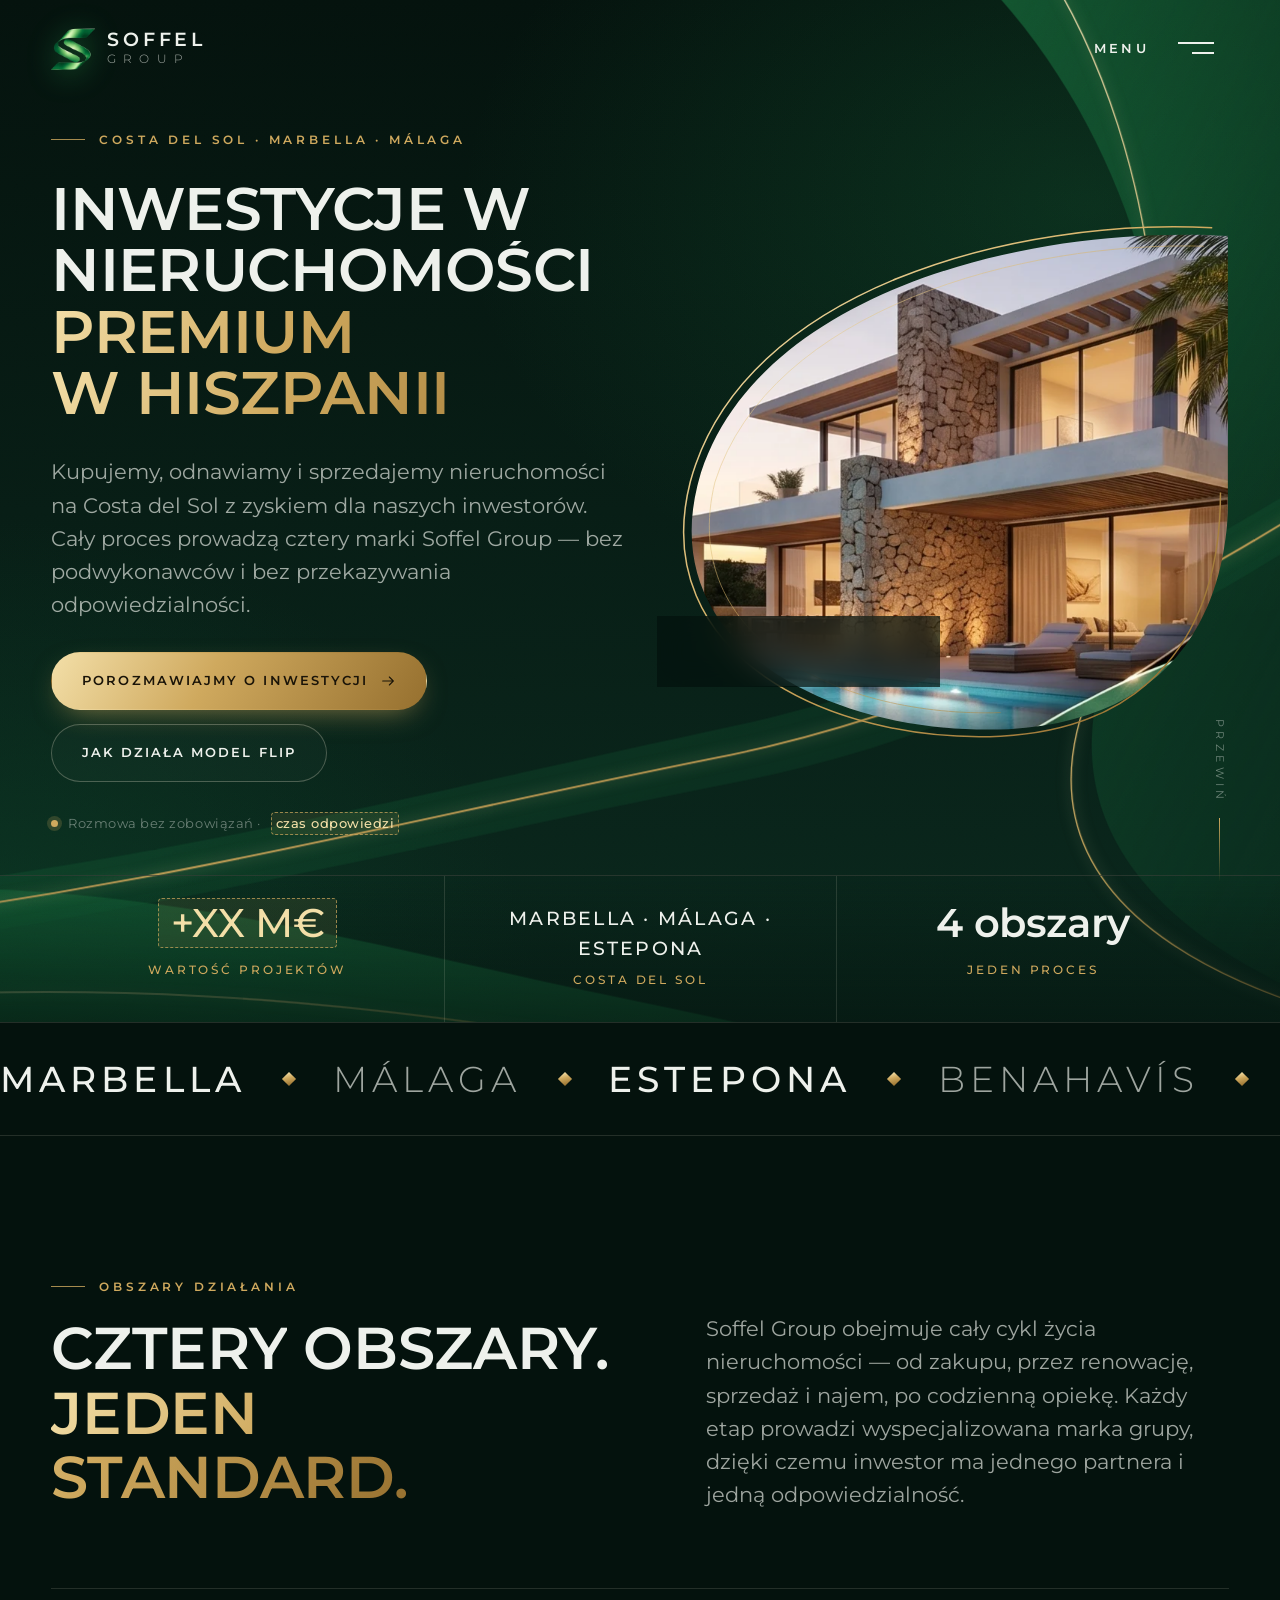
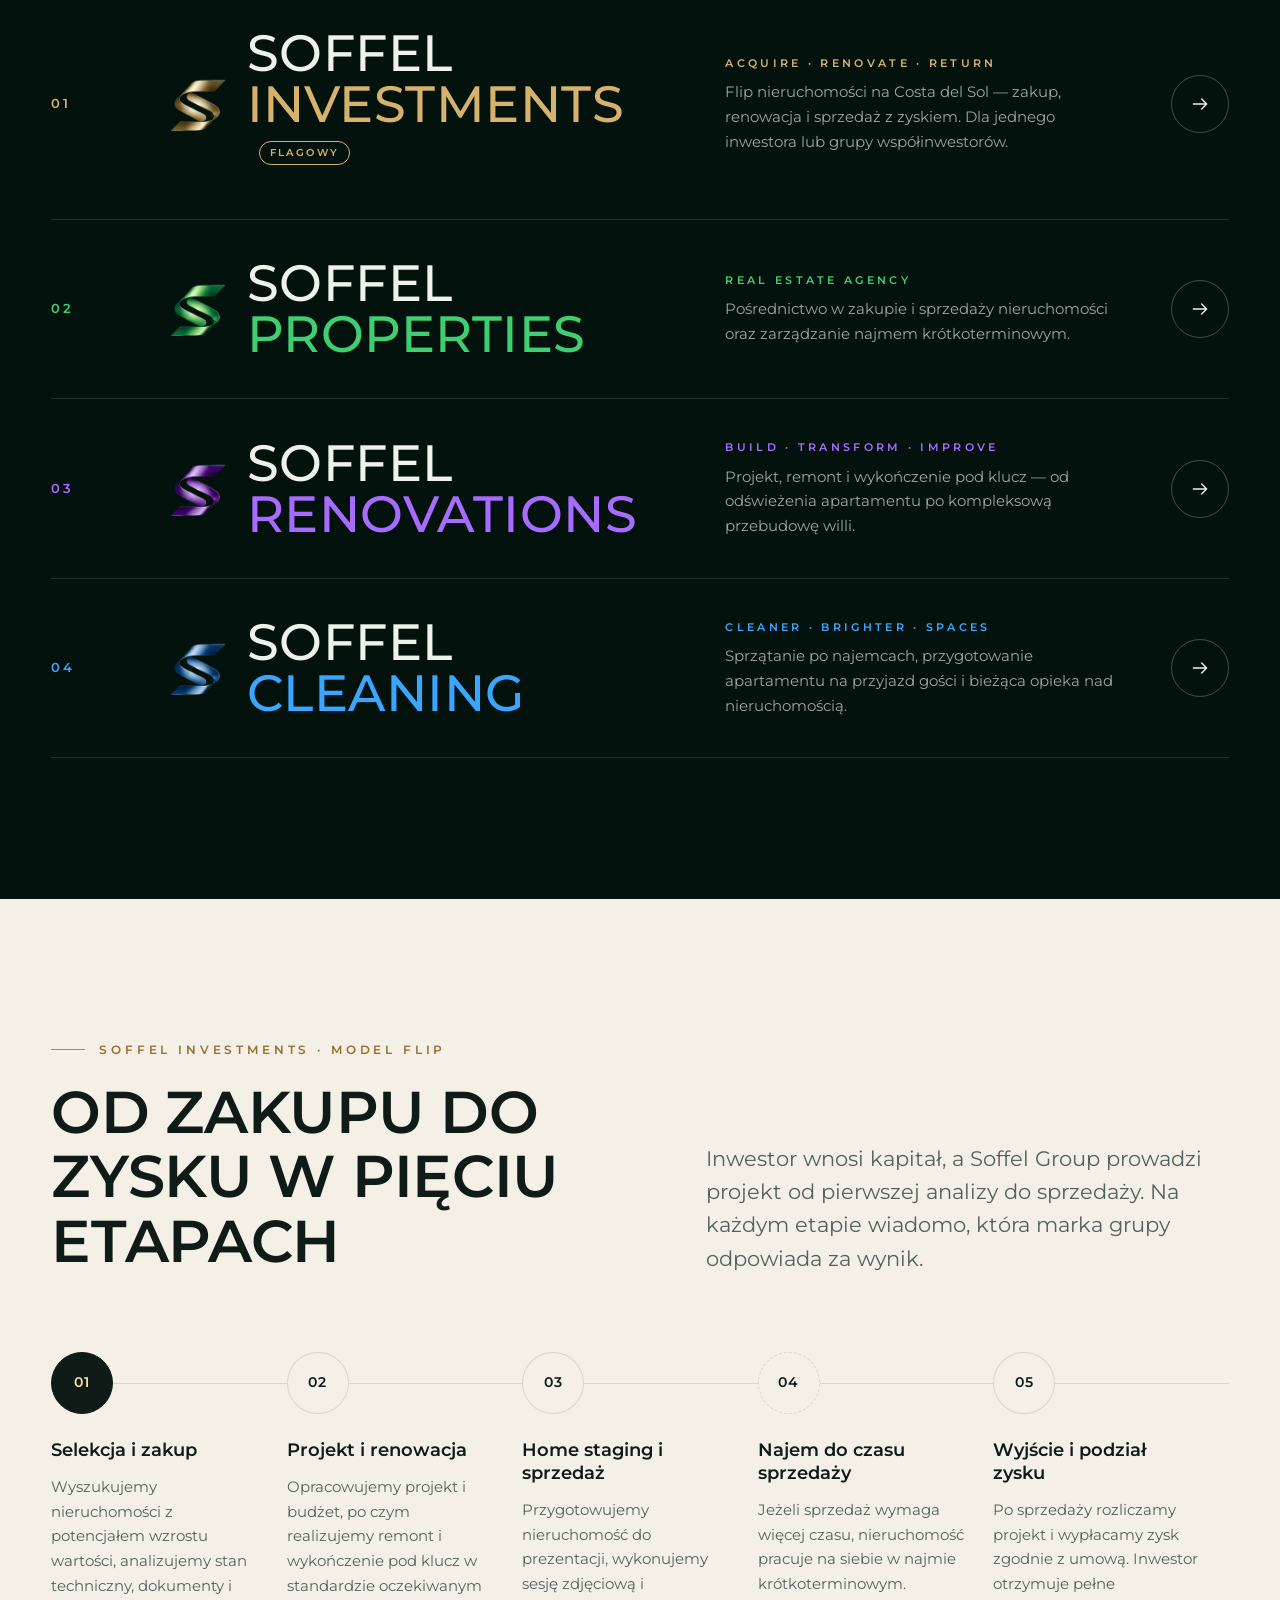
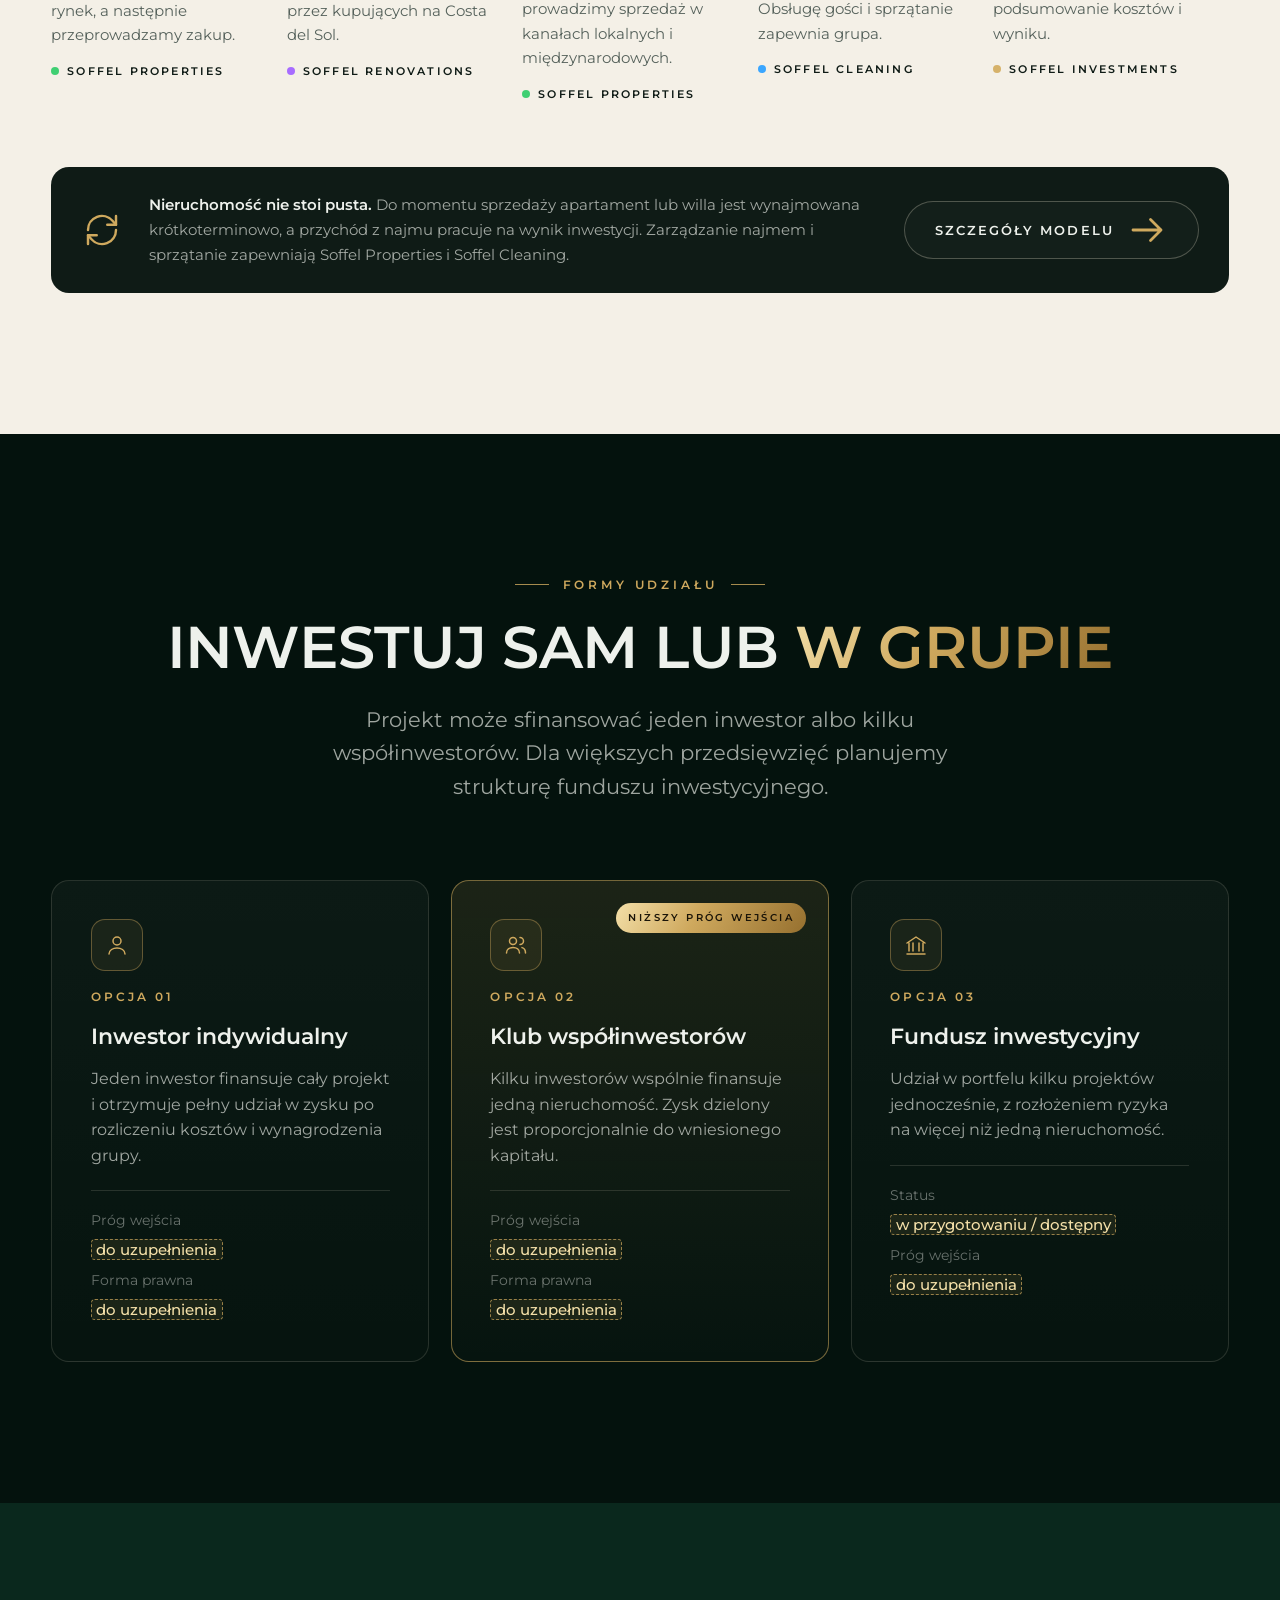
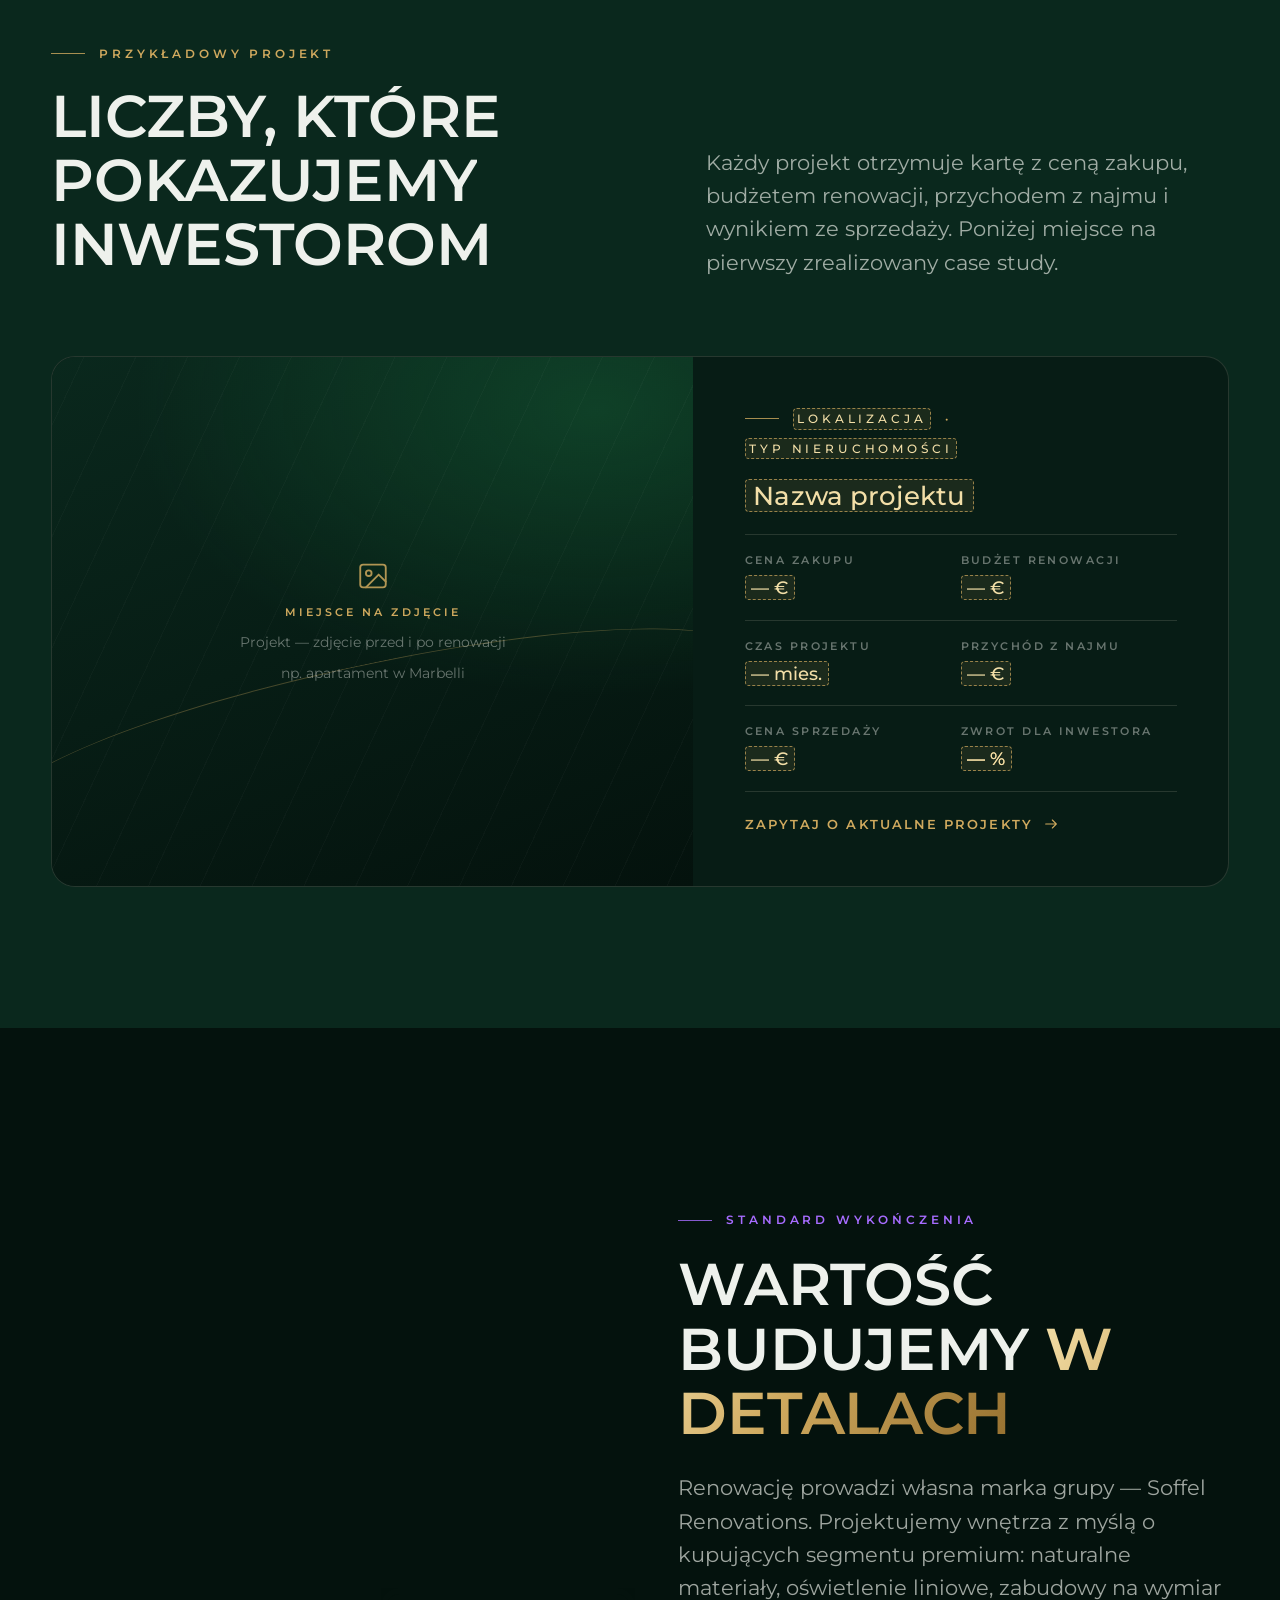
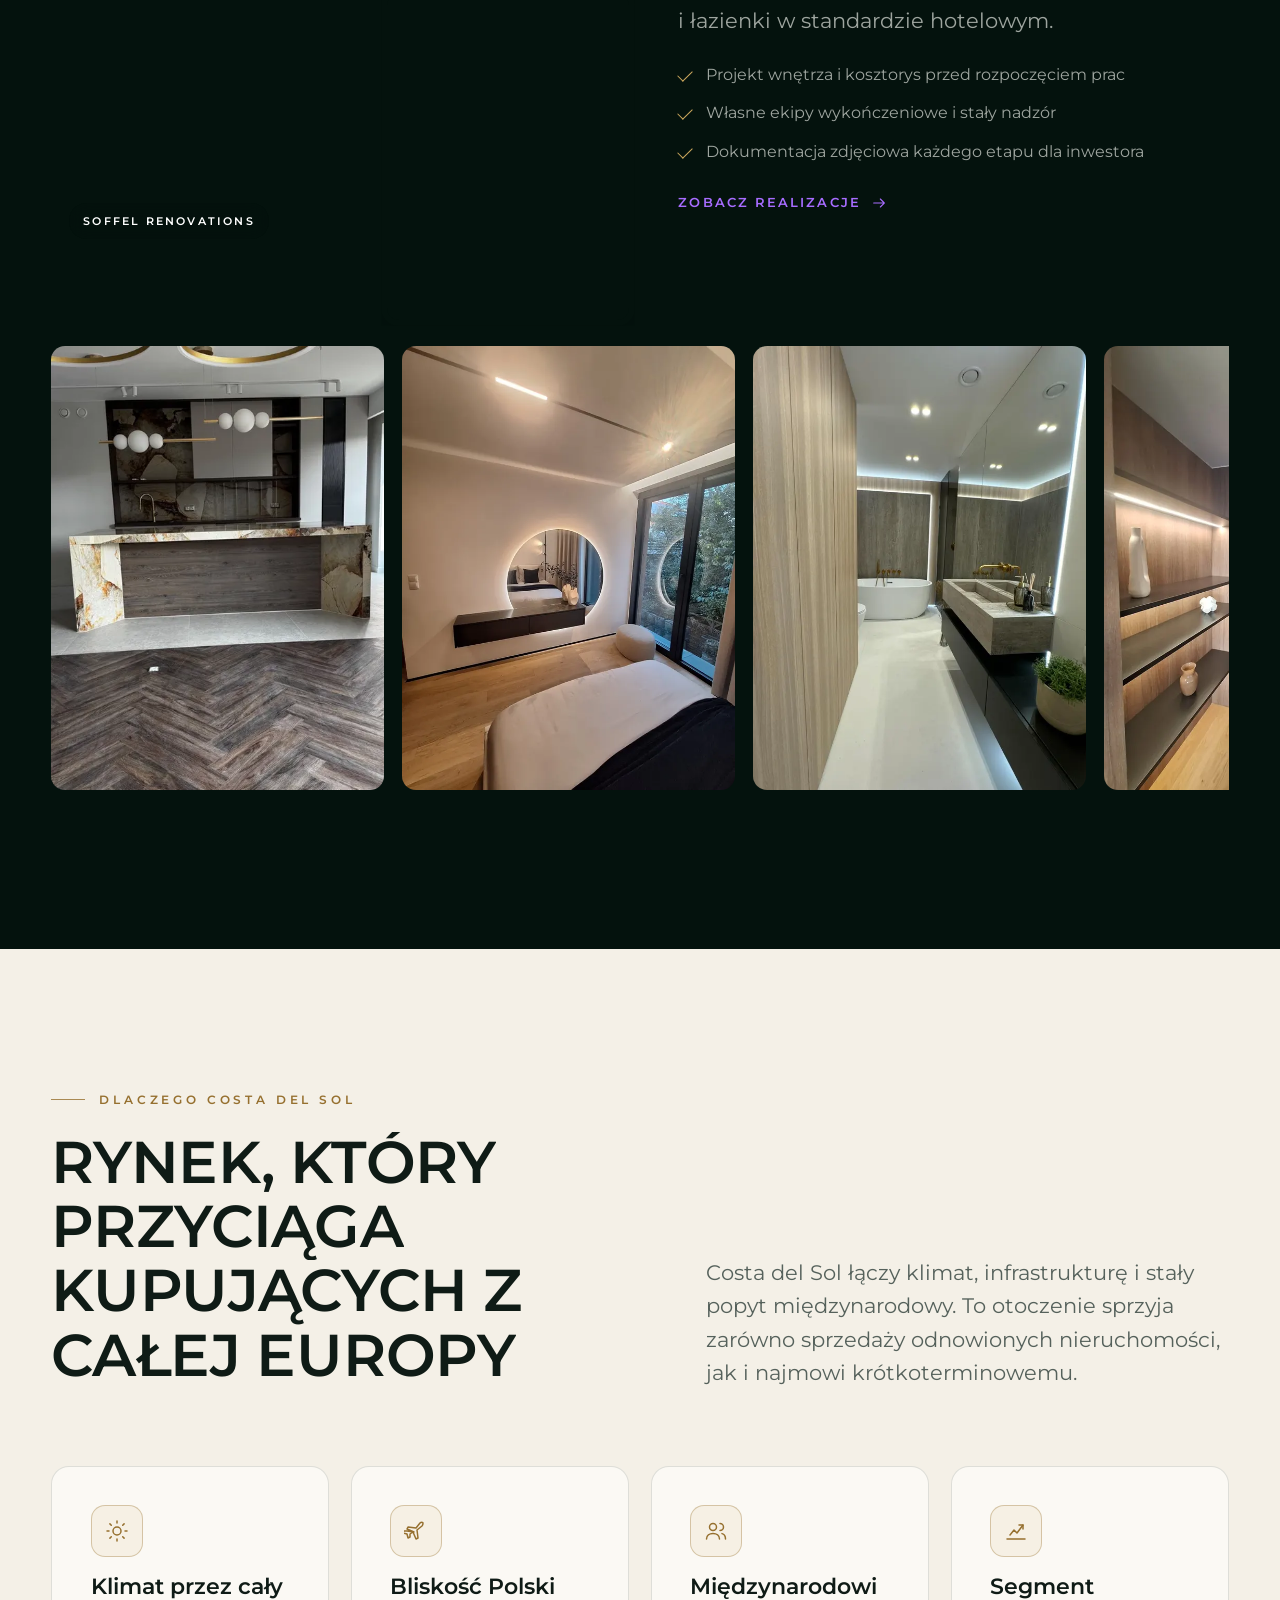
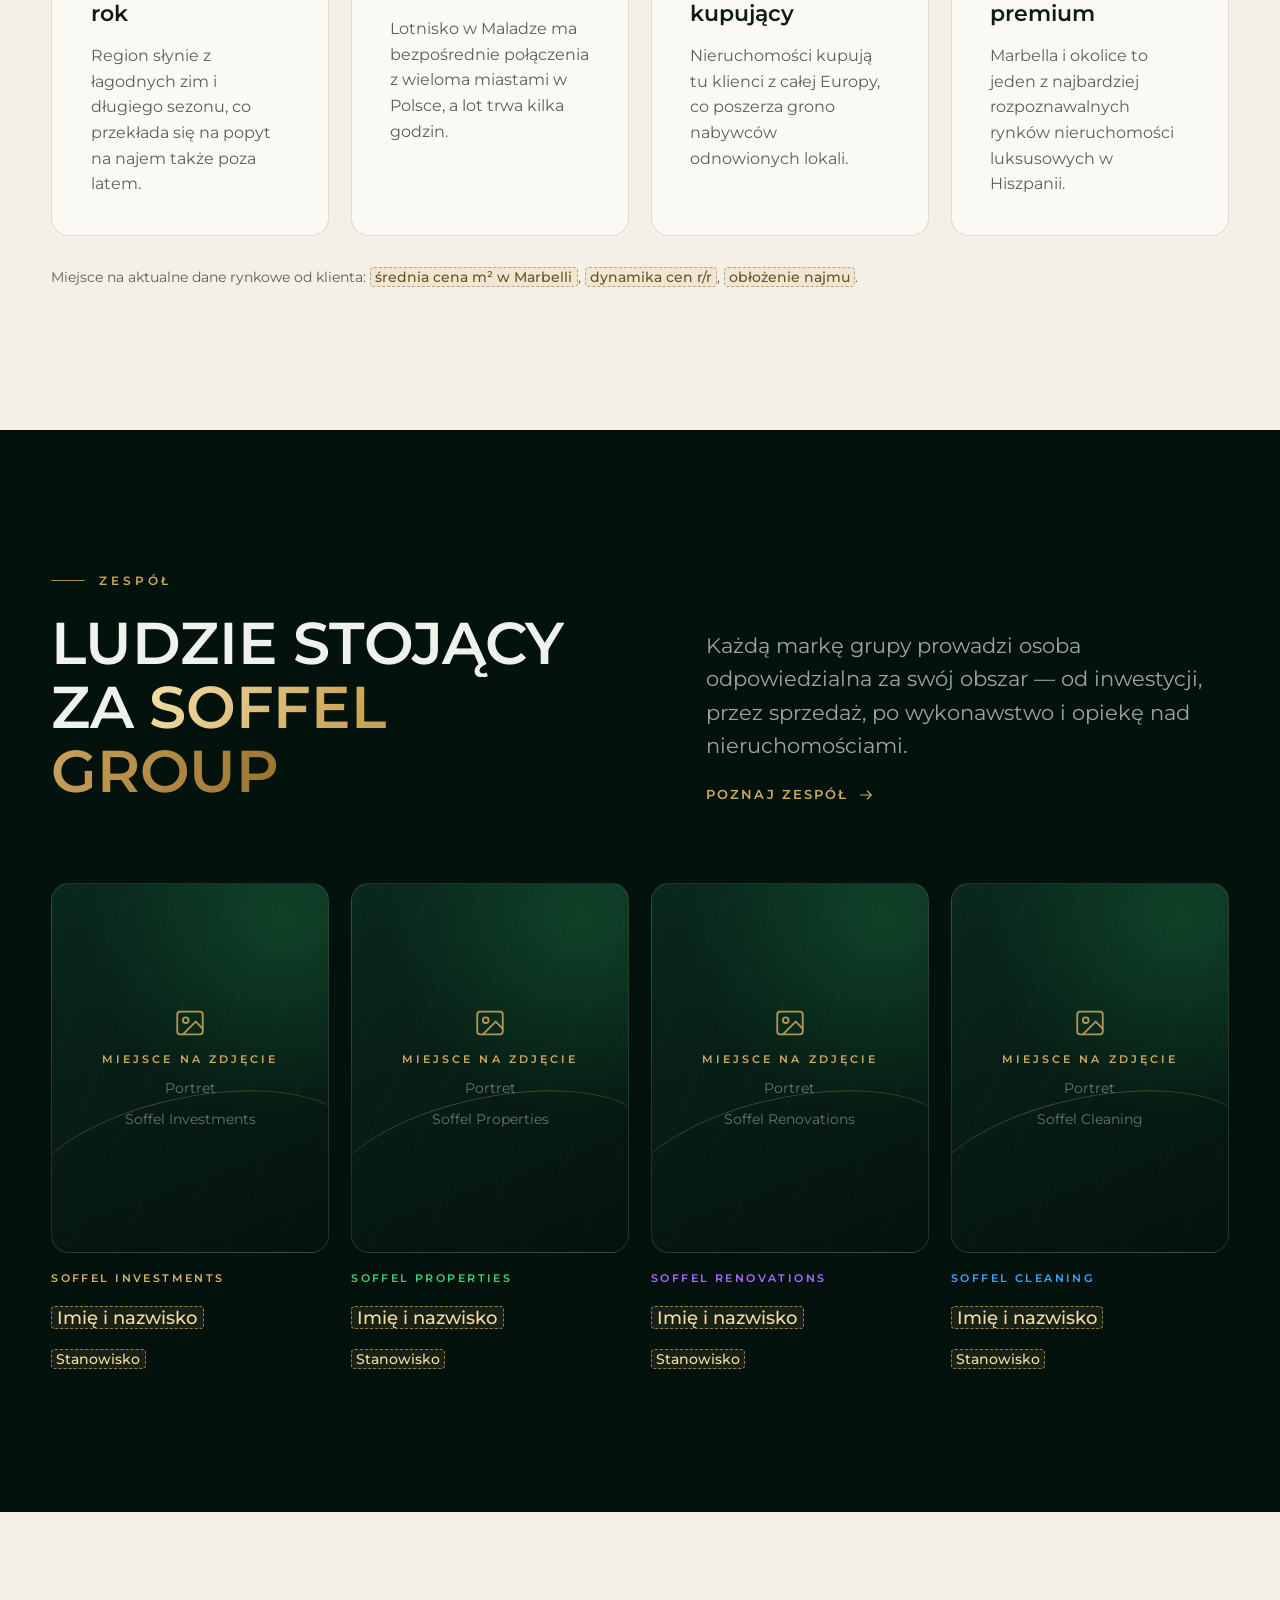
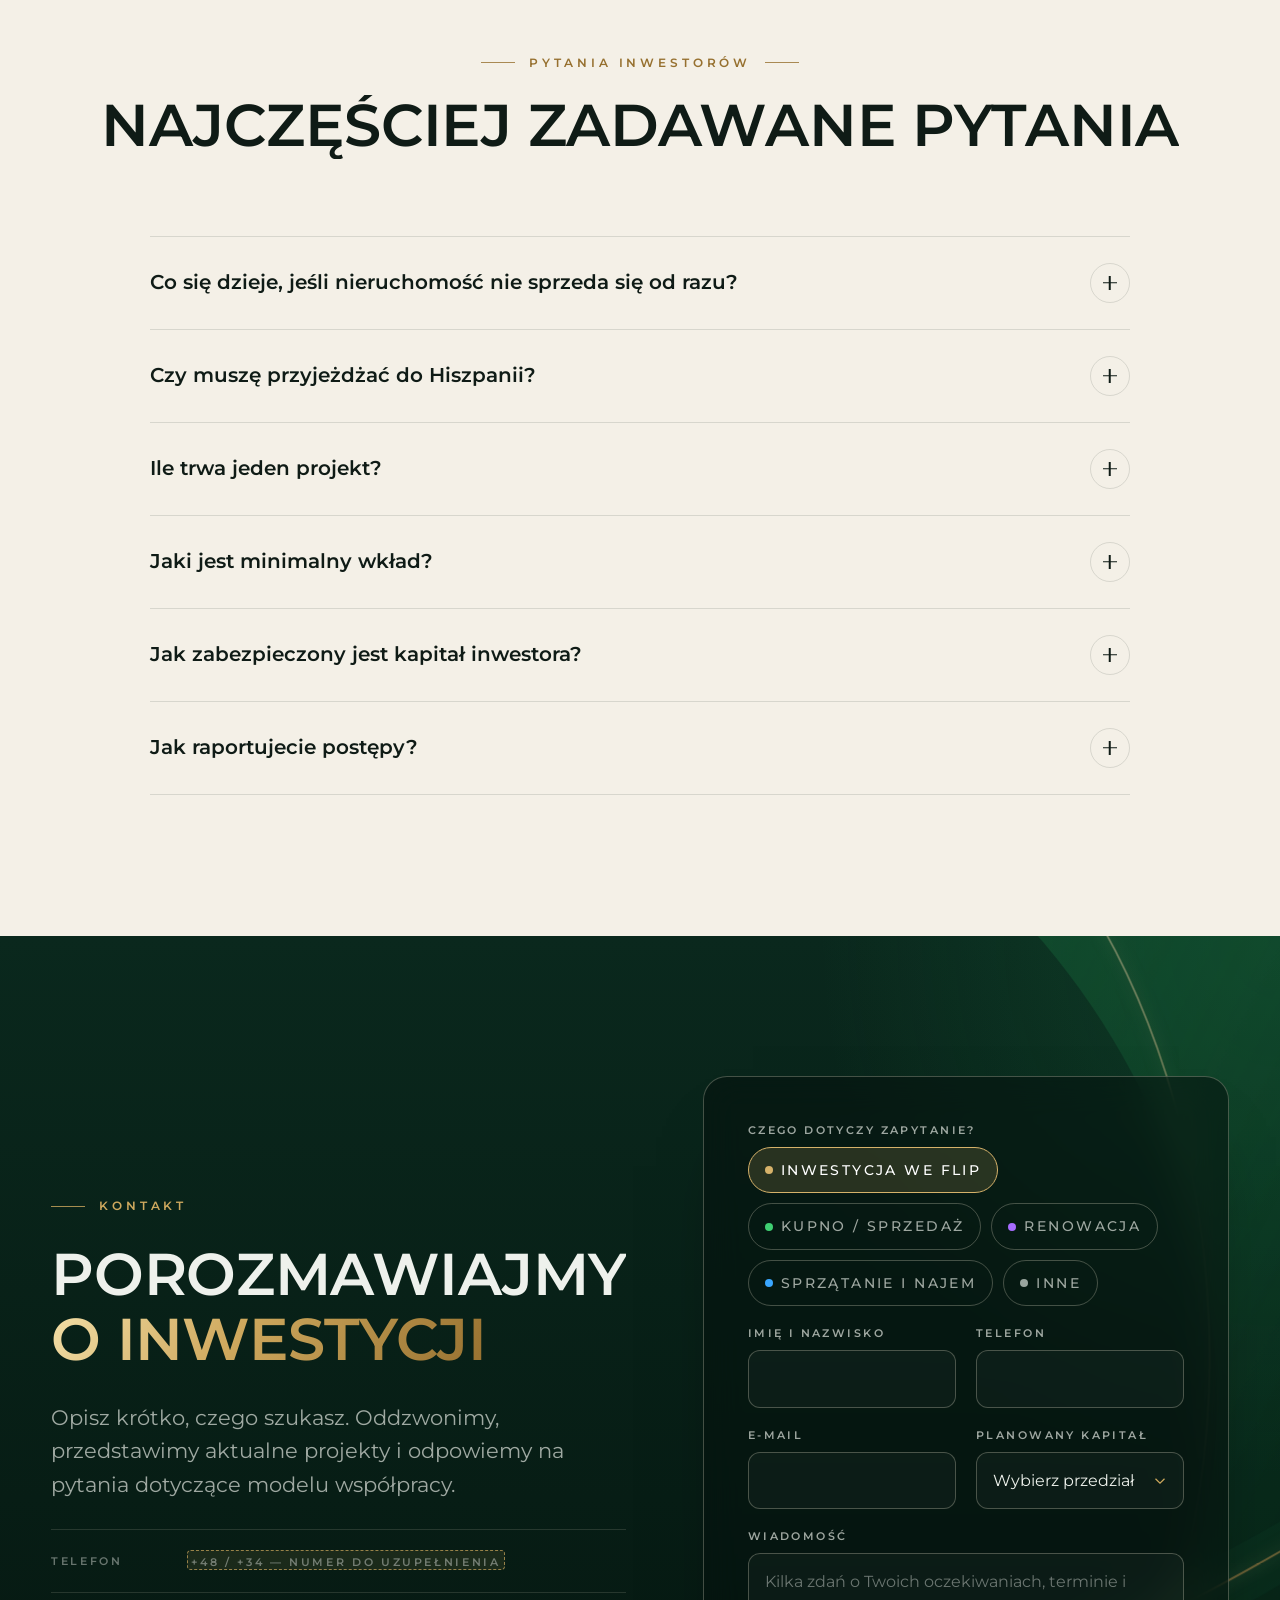
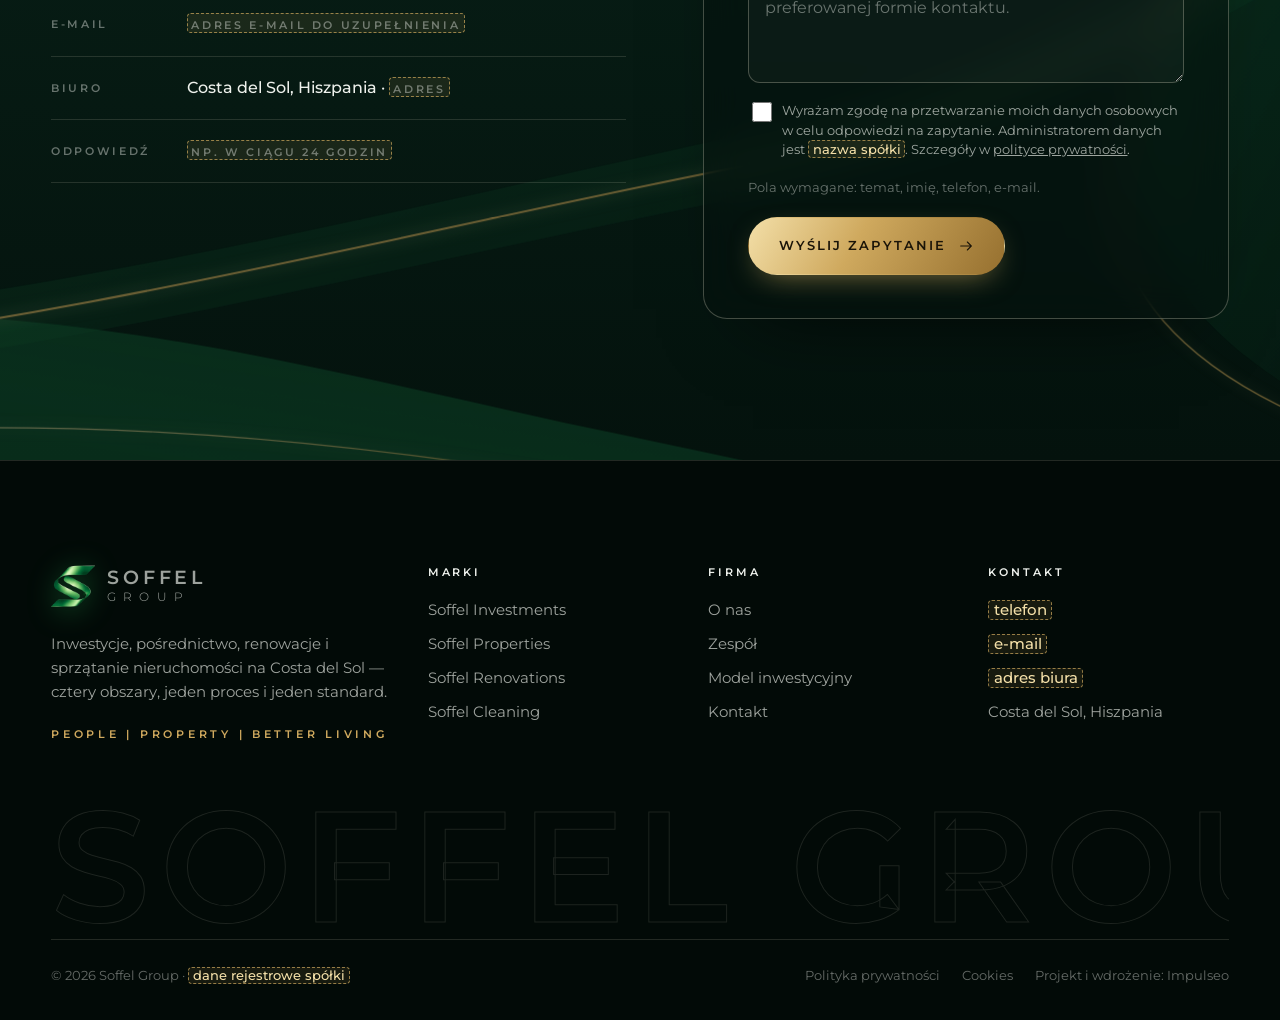
<file: index.html>
<!doctype html>
<html lang="pl">
<head>
<meta charset="utf-8">
<meta name="viewport" content="width=device-width, initial-scale=1, viewport-fit=cover">
<title>Soffel Group — inwestycje w nieruchomości na Costa del Sol | Marbella, Málaga</title>
<meta name="description" content="Soffel Group: flip nieruchomości na Costa del Sol dla polskich inwestorów. Zakup, renowacja, sprzedaż, najem i sprzątanie — cztery obszary, jeden proces.">
<meta name="robots" content="noindex, nofollow">
<link rel="canonical" href="https://impulseo-pl.github.io/soffel-group/">
<meta name="theme-color" content="#04120d">
<meta property="og:type" content="website">
<meta property="og:locale" content="pl_PL">
<meta property="og:site_name" content="Soffel Group">
<meta property="og:title" content="Soffel Group — inwestycje w nieruchomości na Costa del Sol | Marbella, Málaga">
<meta property="og:description" content="Soffel Group: flip nieruchomości na Costa del Sol dla polskich inwestorów. Zakup, renowacja, sprzedaż, najem i sprzątanie — cztery obszary, jeden proces.">
<meta property="og:url" content="https://impulseo-pl.github.io/soffel-group/">
<meta property="og:image" content="https://impulseo-pl.github.io/soffel-group/img/hero-villa.webp">
<meta name="twitter:card" content="summary_large_image">
<link rel="icon" type="image/png" href="img/favicon.png">
<link rel="apple-touch-icon" href="img/favicon.png">
<link rel="preconnect" href="https://fonts.googleapis.com">
<link rel="preconnect" href="https://fonts.gstatic.com" crossorigin>
<link href="https://fonts.googleapis.com/css2?family=Montserrat:wght@300;400;500;600;700&display=swap" rel="stylesheet">
<link rel="stylesheet" href="assets/styles.css?v=cdd5c02a">
<script type="application/ld+json">{"@context": "https://schema.org", "@type": "RealEstateAgent", "name": "Soffel Group", "slogan": "People | Property | Better Living", "url": "https://impulseo-pl.github.io/soffel-group/", "logo": "https://impulseo-pl.github.io/soffel-group/img/s-green.png", "areaServed": ["Costa del Sol", "Marbella", "Málaga"], "address": {"@type": "PostalAddress", "addressRegion": "Andalucía", "addressCountry": "ES"}, "subOrganization": [{"@type": "Organization", "name": "Soffel Investments"}, {"@type": "Organization", "name": "Soffel Properties"}, {"@type": "Organization", "name": "Soffel Renovations"}, {"@type": "Organization", "name": "Soffel Cleaning"}]}</script>
</head>
<body data-div="group">
<svg width="0" height="0" style="position:absolute" aria-hidden="true"><defs>
  <clipPath id="heroClip" clipPathUnits="objectBoundingBox"><path d="M0.985,0.015 C0.63,-0.005 0.13,0.13 0.035,0.5 C-0.045,0.83 0.29,1 0.6,0.985 C0.87,0.97 1,0.79 1,0.52 L1,0.015 Z"/></clipPath>
  <linearGradient id="gGold" x1="0" y1="0" x2="1" y2="1"><stop offset="0" stop-color="#f6e6b8"/><stop offset=".45" stop-color="#d4ae62"/><stop offset="1" stop-color="#8d672b"/></linearGradient>
</defs></svg>
<div class="progress" aria-hidden="true"></div>
<header class="site-header">
  <div class="wrap">
    <a class="brand" href="index.html" aria-label="Soffel Group — strona główna">
      <img src="img/s-green.webp" alt="" width="44" height="44">
      <span class="brand-t"><b>SOFFEL</b><i>GROUP</i></span>
    </a>
    <button class="burger" type="button" aria-expanded="false" aria-controls="menu">
      <span class="lbl"><span class="t-open">Menu</span><span class="t-close">Zamknij</span></span><span class="bars"></span>
    </button>
  </div>
</header>
<div class="menu" id="menu" aria-hidden="true">
  <div class="menu-grid">
    <nav class="menu-main" aria-label="Marki Soffel Group"><ol><li><a href="inwestycje.html" style="--c:#d6b26a" data-mi="inv"><small>01</small><span>Investments</span></a></li><li><a href="nieruchomosci.html" style="--c:#3fcf72" data-mi="prop"><small>02</small><span>Properties</span></a></li><li><a href="renowacje.html" style="--c:#a76cff" data-mi="reno"><small>03</small><span>Renovations</span></a></li><li><a href="sprzatanie.html" style="--c:#3aa6ff" data-mi="clean"><small>04</small><span>Cleaning</span></a></li></ol></nav>
    <div class="menu-side">
      <div><p class="menu-h">Eksploruj</p><ul class="menu-links"><li><a href="index.html">Strona główna</a></li><li><a href="o-nas.html">O nas</a></li><li><a href="o-nas.html#zespol">Zespół</a></li><li><a href="inwestycje.html#model">Model inwestycyjny</a></li><li><a href="#kontakt">Kontakt</a></li></ul></div>
      <div><p class="menu-h">Kontakt</p><ul class="menu-contact"><li><span class="ph">e-mail</span></li><li><span class="ph">telefon</span></li><li class="muted">Costa del Sol · Marbella · Málaga</li></ul></div>
    </div>
    <div class="menu-media" aria-hidden="true">
      <figure class="frame-c"><img class="on" src="img/hero-villa.webp" alt="" data-mi="group" loading="lazy"><img src="img/hero-villa.webp" alt="" data-mi="inv" loading="lazy"><img src="img/kuchnia-salon.webp" alt="" data-mi="prop" loading="lazy"><img src="img/salon-1.webp" alt="" data-mi="reno" loading="lazy"><img src="img/lazienka-wanna.webp" alt="" data-mi="clean" loading="lazy"><span class="menu-mark"><img src="img/s-gold.webp" alt="" data-mi="inv" loading="lazy"><img src="img/s-green.webp" alt="" data-mi="prop" loading="lazy"><img src="img/s-purple.webp" alt="" data-mi="reno" loading="lazy"><img src="img/s-blue.webp" alt="" data-mi="clean" loading="lazy"></span></figure>
    </div>
  </div>
</div>
<main>

<section class="hero">
  <svg class="ribbons" viewBox="0 0 1440 900" preserveAspectRatio="xMidYMid slice" aria-hidden="true">
  <defs>
    <linearGradient id="hb1" x1="0" y1="0" x2="1" y2="1"><stop offset="0" style="stop-color:var(--rib-1)" stop-opacity=".55"/><stop offset="1" style="stop-color:var(--rib-2)" stop-opacity=".05"/></linearGradient>
    <linearGradient id="hb2" x1="0" y1="1" x2="1" y2="0"><stop offset="0" style="stop-color:var(--rib-2)" stop-opacity=".95"/><stop offset="1" style="stop-color:var(--rib-1)" stop-opacity=".25"/></linearGradient>
  </defs>
  <g class="drift">
    <path class="band" fill="url(#hb1)" d="M1000,-40 C1170,120 1230,380 1140,560 C1070,720 1160,860 1500,940 L1500,-40 Z"/>
    <path class="band" fill="url(#hb2)" d="M-60,790 C220,760 430,820 660,870 C780,895 900,920 1010,950 L-60,950 Z"/>
    <path class="band" fill="url(#hb1)" opacity=".55" d="M-60,800 C300,760 520,700 800,640 C1060,585 1270,455 1500,300 L1500,345 C1270,505 1060,640 800,690 C520,745 300,805 -60,850 Z"/>
    <path class="gl" d="M-60,825 C300,782 520,720 800,665 C1060,610 1270,480 1500,320"/>
    <path class="gl d2" d="M1070,-40 C1190,140 1210,420 1120,600 C1050,760 1160,880 1500,930"/>
    <path class="gl d3" d="M-60,885 C240,860 450,880 670,915 C770,930 850,945 910,960"/>
    <circle class="spark" cx="1290" cy="462" r="3"/>
    <circle class="spark s2" cx="1120" cy="600" r="2.6"/>
  </g>
</svg>
  <div class="wrap hero-grid">
    <div class="hero-copy">
      <span class="eyebrow fade-up">Costa del Sol · Marbella · Málaga</span>
      <h1 class="display">
        <span class="ln"><span>Inwestycje w</span></span>
        <span class="ln"><span>nieruchomości</span></span>
        <span class="ln"><span class="gold-text">premium</span></span>
        <span class="ln"><span class="gold-text">w Hiszpanii</span></span>
      </h1>
      <p class="lead fade-up d1">Kupujemy, odnawiamy i sprzedajemy nieruchomości na Costa del Sol z zyskiem dla naszych inwestorów. Cały proces prowadzą cztery marki Soffel Group — bez podwykonawców i bez przekazywania odpowiedzialności.</p>
      <div class="hero-cta fade-up d2">
        <a class="btn btn-primary" href="#kontakt" data-topic="inv">Porozmawiajmy o inwestycji <svg viewBox="0 0 24 24" fill="none" stroke="currentColor" stroke-width="1.6" stroke-linecap="round" stroke-linejoin="round"><path d="M4 12h16m-6-6 6 6-6 6"/></svg></a>
        <a class="btn btn-ghost" href="#model">Jak działa model flip</a>
      </div>
      <p class="hero-note fade-up d3">Rozmowa bez zobowiązań · <span class="ph">czas odpowiedzi</span></p>
    </div>
    <div class="hero-visual">
      <div class="clip"><img src="img/hero-villa.webp" alt="Nowoczesna willa z basenem na Costa del Sol o zachodzie słońca" width="1125" height="680" fetchpriority="high"></div>
      <svg class="frame" viewBox="0 0 100 100" preserveAspectRatio="none" aria-hidden="true"><path d="M98.5,1.5 C63,-0.5 13,13 3.5,50 C-4.5,83 29,100 60,98.5 C87,97 100,79 100,52"/><path class="f2" d="M97,5 C64,4 18,17 8,50 C1,80 31,95 60,94"/></svg>
      <div class="hero-badge"><img src="img/s-gold.webp" alt="" width="40" height="40"><span><b>Flagowy produkt</b>Flip nieruchomości pod klucz</span></div>
    </div>
  </div>
  <div class="hero-stats">
    <div class="wrap">
      <div class="st"><strong><span class="ph">+XX M€</span></strong><span>Wartość projektów</span></div>
      <div class="st"><p class="locs">Marbella · Málaga · Estepona</p><span>Costa del Sol</span></div>
      <div class="st"><strong><span data-count="4">4</span> obszary</strong><span>Jeden proces</span></div>
    </div>
  </div>
  <span class="scroll-cue">Przewiń</span>
</section>

<div class="marquee" aria-hidden="true"><div class="track"><span>Marbella</span><span>Málaga</span><span>Estepona</span><span>Benahavís</span><span>Mijas</span><span>Fuengirola</span><span>Nueva Andalucía</span><span>Benalmádena</span><span>Marbella</span><span>Málaga</span><span>Estepona</span><span>Benahavís</span><span>Mijas</span><span>Fuengirola</span><span>Nueva Andalucía</span><span>Benalmádena</span></div></div>

<section class="sec" id="spolki">
  <div class="wrap">
    <div class="sec-head split">
      <div style="display:grid;gap:22px"><span class="eyebrow">Obszary działania</span><h2 class="h2 split-words">Cztery obszary.<br><span class="gold-text">Jeden standard.</span></h2></div>
      <p class="lead rv">Soffel Group obejmuje cały cykl życia nieruchomości — od zakupu, przez renowację, sprzedaż i najem, po codzienną opiekę. Każdy etap prowadzi wyspecjalizowana marka grupy, dzięki czemu inwestor ma jednego partnera i jedną odpowiedzialność.</p>
    </div>
    <div class="divs"><a class="div-row rv" href="inwestycje.html" style="--c:#d6b26a;--d:0.0s">
      <span class="num">01</span>
      <div class="nm"><img src="img/s-gold.webp" alt="" width="54" height="54" loading="lazy"><h3>Soffel <em>Investments</em><span class="tag-flag">Flagowy</span></h3></div>
      <div class="ds"><b>Acquire · Renovate · Return</b>Flip nieruchomości na Costa del Sol — zakup, renowacja i sprzedaż z zyskiem. Dla jednego inwestora lub grupy współinwestorów.</div>
      <span class="go"><svg viewBox="0 0 24 24" fill="none" stroke="currentColor" stroke-width="1.6" stroke-linecap="round" stroke-linejoin="round"><path d="M4 12h16m-6-6 6 6-6 6"/></svg></span>
    </a><a class="div-row rv" href="nieruchomosci.html" style="--c:#3fcf72;--d:0.08s">
      <span class="num">02</span>
      <div class="nm"><img src="img/s-green.webp" alt="" width="54" height="54" loading="lazy"><h3>Soffel <em>Properties</em></h3></div>
      <div class="ds"><b>Real Estate Agency</b>Pośrednictwo w zakupie i sprzedaży nieruchomości oraz zarządzanie najmem krótkoterminowym.</div>
      <span class="go"><svg viewBox="0 0 24 24" fill="none" stroke="currentColor" stroke-width="1.6" stroke-linecap="round" stroke-linejoin="round"><path d="M4 12h16m-6-6 6 6-6 6"/></svg></span>
    </a><a class="div-row rv" href="renowacje.html" style="--c:#a76cff;--d:0.16s">
      <span class="num">03</span>
      <div class="nm"><img src="img/s-purple.webp" alt="" width="54" height="54" loading="lazy"><h3>Soffel <em>Renovations</em></h3></div>
      <div class="ds"><b>Build · Transform · Improve</b>Projekt, remont i wykończenie pod klucz — od odświeżenia apartamentu po kompleksową przebudowę willi.</div>
      <span class="go"><svg viewBox="0 0 24 24" fill="none" stroke="currentColor" stroke-width="1.6" stroke-linecap="round" stroke-linejoin="round"><path d="M4 12h16m-6-6 6 6-6 6"/></svg></span>
    </a><a class="div-row rv" href="sprzatanie.html" style="--c:#3aa6ff;--d:0.24s">
      <span class="num">04</span>
      <div class="nm"><img src="img/s-blue.webp" alt="" width="54" height="54" loading="lazy"><h3>Soffel <em>Cleaning</em></h3></div>
      <div class="ds"><b>Cleaner · Brighter · Spaces</b>Sprzątanie po najemcach, przygotowanie apartamentu na przyjazd gości i bieżąca opieka nad nieruchomością.</div>
      <span class="go"><svg viewBox="0 0 24 24" fill="none" stroke="currentColor" stroke-width="1.6" stroke-linecap="round" stroke-linejoin="round"><path d="M4 12h16m-6-6 6 6-6 6"/></svg></span>
    </a></div>
  </div>
</section>

<section class="paper sec" id="model">
  <div class="wrap">
    <div class="sec-head split">
      <div style="display:grid;gap:22px"><span class="eyebrow">Soffel Investments · model flip</span><h2 class="h2 split-words">Od zakupu do zysku w pięciu etapach</h2></div>
      <p class="lead rv">Inwestor wnosi kapitał, a Soffel Group prowadzi projekt od pierwszej analizy do sprzedaży. Na każdym etapie wiadomo, która marka grupy odpowiada za wynik.</p>
    </div>
    <div class="model"><span class="bar"></span><div class="step" style="--c:#3fcf72">
        <span class="bul">01</span><h3>Selekcja i zakup</h3><p>Wyszukujemy nieruchomości z potencjałem wzrostu wartości, analizujemy stan techniczny, dokumenty i rynek, a następnie przeprowadzamy zakup.</p><span class="who"><i></i>Soffel Properties</span></div><div class="step" style="--c:#a76cff">
        <span class="bul">02</span><h3>Projekt i renowacja</h3><p>Opracowujemy projekt i budżet, po czym realizujemy remont i wykończenie pod klucz w standardzie oczekiwanym przez kupujących na Costa del Sol.</p><span class="who"><i></i>Soffel Renovations</span></div><div class="step" style="--c:#3fcf72">
        <span class="bul">03</span><h3>Home staging i sprzedaż</h3><p>Przygotowujemy nieruchomość do prezentacji, wykonujemy sesję zdjęciową i prowadzimy sprzedaż w kanałach lokalnych i międzynarodowych.</p><span class="who"><i></i>Soffel Properties</span></div><div class="step alt" style="--c:#3aa6ff">
        <span class="bul">04</span><h3>Najem do czasu sprzedaży</h3><p>Jeżeli sprzedaż wymaga więcej czasu, nieruchomość pracuje na siebie w najmie krótkoterminowym. Obsługę gości i sprzątanie zapewnia grupa.</p><span class="who"><i></i>Soffel Cleaning</span></div><div class="step" style="--c:#d6b26a">
        <span class="bul">05</span><h3>Wyjście i podział zysku</h3><p>Po sprzedaży rozliczamy projekt i wypłacamy zysk zgodnie z umową. Inwestor otrzymuje pełne podsumowanie kosztów i wyniku.</p><span class="who"><i></i>Soffel Investments</span></div></div>
    <div class="loop-note rv">
      <svg viewBox="0 0 24 24" fill="none" stroke="currentColor" stroke-width="1.4" stroke-linecap="round" stroke-linejoin="round"><path d="M4 12a8 8 0 0 1 14-5.3L20 9"/><path d="M20 4v5h-5M20 12a8 8 0 0 1-14 5.3L4 15"/><path d="M4 20v-5h5"/></svg>
      <p><b>Nieruchomość nie stoi pusta.</b> Do momentu sprzedaży apartament lub willa jest wynajmowana krótkoterminowo, a przychód z najmu pracuje na wynik inwestycji. Zarządzanie najmem i sprzątanie zapewniają Soffel Properties i Soffel Cleaning.</p>
      <a class="btn btn-ghost" href="inwestycje.html" style="color:var(--text);border-color:var(--line-strong)">Szczegóły modelu <svg viewBox="0 0 24 24" fill="none" stroke="currentColor" stroke-width="1.6" stroke-linecap="round" stroke-linejoin="round"><path d="M4 12h16m-6-6 6 6-6 6"/></svg></a>
    </div>
  </div>
</section>

<section class="sec">
  <div class="wrap">
    <div class="sec-head center">
      <span class="eyebrow center">Formy udziału</span>
      <h2 class="h2 split-words">Inwestuj sam lub <span class="gold-text">w grupie</span></h2>
      <p class="lead rv">Projekt może sfinansować jeden inwestor albo kilku współinwestorów. Dla większych przedsięwzięć planujemy strukturę funduszu inwestycyjnego.</p>
    </div>
    <div class="cards" data-stagger>
      <article class="card">
        <span class="ic"><svg viewBox="0 0 24 24" fill="none" stroke="currentColor" stroke-width="1.5" stroke-linecap="round" stroke-linejoin="round"><circle cx="12" cy="8" r="4"/><path d="M4 21c0-4 4-6 8-6s8 2 8 6"/></svg></span><span class="k">Opcja 01</span><h3>Inwestor indywidualny</h3>
        <p>Jeden inwestor finansuje cały projekt i otrzymuje pełny udział w zysku po rozliczeniu kosztów i wynagrodzenia grupy.</p>
        <div class="feat"><span>Próg wejścia</span><strong><span class="ph">do uzupełnienia</span></strong><span>Forma prawna</span><strong><span class="ph">do uzupełnienia</span></strong></div>
      </article>
      <article class="card hl">
        <span class="badge">Niższy próg wejścia</span>
        <span class="ic"><svg viewBox="0 0 24 24" fill="none" stroke="currentColor" stroke-width="1.5" stroke-linecap="round" stroke-linejoin="round"><circle cx="9" cy="8" r="3.5"/><path d="M2.5 20c0-3.5 3-5.5 6.5-5.5s6.5 2 6.5 5.5"/><path d="M16 4.5a3.5 3.5 0 0 1 0 7M18 14.6c2.2.6 3.5 2.4 3.5 5.4"/></svg></span><span class="k">Opcja 02</span><h3>Klub współinwestorów</h3>
        <p>Kilku inwestorów wspólnie finansuje jedną nieruchomość. Zysk dzielony jest proporcjonalnie do wniesionego kapitału.</p>
        <div class="feat"><span>Próg wejścia</span><strong><span class="ph">do uzupełnienia</span></strong><span>Forma prawna</span><strong><span class="ph">do uzupełnienia</span></strong></div>
      </article>
      <article class="card">
        <span class="ic"><svg viewBox="0 0 24 24" fill="none" stroke="currentColor" stroke-width="1.5" stroke-linecap="round" stroke-linejoin="round"><path d="M3 10 12 4l9 6M5 10v8m4-8v8m6-8v8m4-8v8M3 21h18"/></svg></span><span class="k">Opcja 03</span><h3>Fundusz inwestycyjny</h3>
        <p>Udział w portfelu kilku projektów jednocześnie, z rozłożeniem ryzyka na więcej niż jedną nieruchomość.</p>
        <div class="feat"><span>Status</span><strong><span class="ph">w przygotowaniu / dostępny</span></strong><span>Próg wejścia</span><strong><span class="ph">do uzupełnienia</span></strong></div>
      </article>
    </div>
  </div>
</section>

<section class="sec tint">
  <div class="wrap">
    <div class="sec-head split">
      <div style="display:grid;gap:22px"><span class="eyebrow">Przykładowy projekt</span><h2 class="h2 split-words">Liczby, które pokazujemy inwestorom</h2></div>
      <p class="lead rv">Każdy projekt otrzymuje kartę z ceną zakupu, budżetem renowacji, przychodem z najmu i wynikiem ze sprzedaży. Poniżej miejsce na pierwszy zrealizowany case study.</p>
    </div>
    <article class="case rv">
      <div class="media"><div class="ph-img " style="" role="img" aria-label="Miejsce na zdjęcie: Projekt — zdjęcie przed i po renowacji"><div class="ph-in"><svg viewBox="0 0 24 24" fill="none" stroke="currentColor" stroke-width="1.3" stroke-linecap="round" stroke-linejoin="round"><rect x="3" y="4" width="18" height="16" rx="2"/><circle cx="9" cy="10" r="2"/><path d="m21 16-5-5-9 9"/></svg><b>Miejsce na zdjęcie</b><span>Projekt — zdjęcie przed i po renowacji</span><span>np. apartament w Marbelli</span></div></div></div>
      <div class="body">
        <span class="eyebrow"><span class="ph">Lokalizacja</span> · <span class="ph">typ nieruchomości</span></span>
        <h3 class="h3"><span class="ph">Nazwa projektu</span></h3>
        <dl>
          <div><dt>Cena zakupu</dt><dd><span class="ph">— €</span></dd></div>
          <div><dt>Budżet renowacji</dt><dd><span class="ph">— €</span></dd></div>
          <div><dt>Czas projektu</dt><dd><span class="ph">— mies.</span></dd></div>
          <div><dt>Przychód z najmu</dt><dd><span class="ph">— €</span></dd></div>
          <div><dt>Cena sprzedaży</dt><dd><span class="ph">— €</span></dd></div>
          <div><dt>Zwrot dla inwestora</dt><dd class="gold-text"><span class="ph">— %</span></dd></div>
        </dl>
        <a class="link-arrow" href="#kontakt" data-topic="inv">Zapytaj o aktualne projekty <svg viewBox="0 0 24 24" fill="none" stroke="currentColor" stroke-width="1.6" stroke-linecap="round" stroke-linejoin="round"><path d="M4 12h16m-6-6 6 6-6 6"/></svg></a>
      </div>
    </article>
  </div>
</section>

<section class="sec">
  <div class="wrap split">
    <div class="stack-media rv">
      <div class="media rv-img parallax"><img src="img/salon-1.webp" srcset="img/salon-1-s.webp 640w, img/salon-1.webp 1200w" sizes="(max-width: 900px) 100vw, 50vw" alt="Salon z aneksem kuchennym i wyjściem na taras" class="" loading="lazy" decoding="async" width="1200" height="1600"><span class="cap">Soffel Renovations</span></div>
      <div class="media b rv-img"><img src="img/lazienka-wanna.webp" srcset="img/lazienka-wanna-s.webp 640w, img/lazienka-wanna.webp 1200w" sizes="30vw" alt="Łazienka z wolnostojącą wanną i prysznicem walk-in" class="" loading="lazy" decoding="async" width="1200" height="1600"></div>
    </div>
    <div class="copy">
      <span class="eyebrow" style="--acc:#a76cff">Standard wykończenia</span>
      <h2 class="h2 split-words">Wartość budujemy <span class="gold-text">w detalach</span></h2>
      <p class="lead rv">Renowację prowadzi własna marka grupy — Soffel Renovations. Projektujemy wnętrza z myślą o kupujących segmentu premium: naturalne materiały, oświetlenie liniowe, zabudowy na wymiar i łazienki w standardzie hotelowym.</p>
      <ul class="ticks rv" style="display:grid;gap:12px;color:var(--muted)">
        <li>Projekt wnętrza i kosztorys przed rozpoczęciem prac</li>
        <li>Własne ekipy wykończeniowe i stały nadzór</li>
        <li>Dokumentacja zdjęciowa każdego etapu dla inwestora</li>
      </ul>
      <div><a class="link-arrow" href="renowacje.html" style="--acc:#a76cff">Zobacz realizacje <svg viewBox="0 0 24 24" fill="none" stroke="currentColor" stroke-width="1.6" stroke-linecap="round" stroke-linejoin="round"><path d="M4 12h16m-6-6 6 6-6 6"/></svg></a></div>
    </div>
  </div>
  <div class="wrap" style="margin-top:clamp(50px,7vw,90px)">
    <div class="hscroll" data-lb>
      <figure><img src="img/kuchnia-wyspa.webp" srcset="img/kuchnia-wyspa-s.webp 640w, img/kuchnia-wyspa.webp 1200w" sizes="360px" alt="Wyspa kuchenna z kamienia i podłoga w jodełkę" class="" loading="lazy" decoding="async" width="1200" height="1600"></figure><figure><img src="img/sypialnia-lustro.webp" srcset="img/sypialnia-lustro-s.webp 640w, img/sypialnia-lustro.webp 1200w" sizes="360px" alt="Sypialnia z okrągłym podświetlanym lustrem" class="" loading="lazy" decoding="async" width="1200" height="1600"></figure><figure><img src="img/lazienka-kamien.webp" srcset="img/lazienka-kamien-s.webp 640w, img/lazienka-kamien.webp 1200w" sizes="360px" alt="Łazienka z kamienną umywalką i oświetleniem liniowym" class="" loading="lazy" decoding="async" width="1200" height="1600"></figure><figure><img src="img/korytarz-polki.webp" srcset="img/korytarz-polki-s.webp 640w, img/korytarz-polki.webp 1200w" sizes="360px" alt="Zabudowa z podświetlanymi półkami" class="" loading="lazy" decoding="async" width="1200" height="1600"></figure><figure><img src="img/lazienka-prysznic.webp" srcset="img/lazienka-prysznic-s.webp 640w, img/lazienka-prysznic.webp 1200w" sizes="360px" alt="Łazienka z prysznicem i lustrem w czarnej ramie" class="" loading="lazy" decoding="async" width="1200" height="1600"></figure><figure><img src="img/kuchnia-salon.webp" srcset="img/kuchnia-salon-s.webp 640w, img/kuchnia-salon.webp 1200w" sizes="360px" alt="Kuchnia z wyspą i strefą dzienną" class="" loading="lazy" decoding="async" width="1200" height="1600"></figure><figure><img src="img/antresola.webp" srcset="img/antresola-s.webp 640w, img/antresola.webp 1200w" sizes="360px" alt="Antresola z widokiem na salon" class="" loading="lazy" decoding="async" width="1200" height="1600"></figure><figure><img src="img/sypialnia-2.webp" srcset="img/sypialnia-2-s.webp 640w, img/sypialnia-2.webp 1200w" sizes="360px" alt="Sypialnia z drewnianą ścianą" class="" loading="lazy" decoding="async" width="1200" height="1600"></figure>
    </div>
  </div>
</section>

<section class="paper sec">
  <div class="wrap">
    <div class="sec-head split">
      <div style="display:grid;gap:22px"><span class="eyebrow">Dlaczego Costa del Sol</span><h2 class="h2 split-words">Rynek, który przyciąga kupujących z całej Europy</h2></div>
      <p class="lead rv">Costa del Sol łączy klimat, infrastrukturę i stały popyt międzynarodowy. To otoczenie sprzyja zarówno sprzedaży odnowionych nieruchomości, jak i najmowi krótkoterminowemu.</p>
    </div>
    <div class="cards c4" data-stagger>
      <article class="card"><span class="ic"><svg viewBox="0 0 24 24" fill="none" stroke="currentColor" stroke-width="1.5" stroke-linecap="round"><circle cx="12" cy="12" r="4"/><path d="M12 2v2m0 16v2M4.9 4.9l1.4 1.4m11.4 11.4 1.4 1.4M2 12h2m16 0h2M4.9 19.1l1.4-1.4M17.7 6.3l1.4-1.4"/></svg></span><h3>Klimat przez cały rok</h3><p>Region słynie z łagodnych zim i długiego sezonu, co przekłada się na popyt na najem także poza latem.</p></article>
      <article class="card"><span class="ic"><svg viewBox="0 0 24 24" fill="none" stroke="currentColor" stroke-width="1.5" stroke-linecap="round" stroke-linejoin="round"><path d="M10 13 3 10l1-2 8 1 4-5c1-1 3-1 3 0s0 2-1 3l-5 4 1 8-2 1-3-7-3 2v3l-2 1-1-4-4-1 1-2h3Z"/></svg></span><h3>Bliskość Polski</h3><p>Lotnisko w Maladze ma bezpośrednie połączenia z wieloma miastami w Polsce, a lot trwa kilka godzin.</p></article>
      <article class="card"><span class="ic"><svg viewBox="0 0 24 24" fill="none" stroke="currentColor" stroke-width="1.5" stroke-linecap="round" stroke-linejoin="round"><circle cx="9" cy="8" r="3.5"/><path d="M2.5 20c0-3.5 3-5.5 6.5-5.5s6.5 2 6.5 5.5"/><path d="M16 4.5a3.5 3.5 0 0 1 0 7M18 14.6c2.2.6 3.5 2.4 3.5 5.4"/></svg></span><h3>Międzynarodowi kupujący</h3><p>Nieruchomości kupują tu klienci z całej Europy, co poszerza grono nabywców odnowionych lokali.</p></article>
      <article class="card"><span class="ic"><svg viewBox="0 0 24 24" fill="none" stroke="currentColor" stroke-width="1.5" stroke-linecap="round" stroke-linejoin="round"><path d="M3 20h18M6 16l4-5 3 3 6-8"/><path d="M15 6h4v4"/></svg></span><h3>Segment premium</h3><p>Marbella i okolice to jeden z najbardziej rozpoznawalnych rynków nieruchomości luksusowych w Hiszpanii.</p></article>
    </div>
    <p class="muted rv" style="margin-top:30px;font-size:14px">Miejsce na aktualne dane rynkowe od klienta: <span class="ph">średnia cena m² w Marbelli</span>, <span class="ph">dynamika cen r/r</span>, <span class="ph">obłożenie najmu</span>.</p>
  </div>
</section>

<section class="sec">
  <div class="wrap">
    <div class="sec-head split">
      <div style="display:grid;gap:22px"><span class="eyebrow">Zespół</span><h2 class="h2 split-words">Ludzie stojący za <span class="gold-text">Soffel Group</span></h2></div>
      <div class="rv" style="display:grid;gap:22px;justify-items:start"><p class="lead">Każdą markę grupy prowadzi osoba odpowiedzialna za swój obszar — od inwestycji, przez sprzedaż, po wykonawstwo i opiekę nad nieruchomościami.</p><a class="link-arrow" href="o-nas.html">Poznaj zespół <svg viewBox="0 0 24 24" fill="none" stroke="currentColor" stroke-width="1.6" stroke-linecap="round" stroke-linejoin="round"><path d="M4 12h16m-6-6 6 6-6 6"/></svg></a></div>
    </div>
    <div class="team" data-stagger>
      <div class="member" style="--c:#d6b26a"><div class="ph-img " style="" role="img" aria-label="Miejsce na zdjęcie: Portret"><div class="ph-in"><svg viewBox="0 0 24 24" fill="none" stroke="currentColor" stroke-width="1.3" stroke-linecap="round" stroke-linejoin="round"><rect x="3" y="4" width="18" height="16" rx="2"/><circle cx="9" cy="10" r="2"/><path d="m21 16-5-5-9 9"/></svg><b>Miejsce na zdjęcie</b><span>Portret</span><span>Soffel Investments</span></div></div><span class="role">Soffel Investments</span><h3><span class="ph">Imię i nazwisko</span></h3><p><span class="ph">Stanowisko</span></p></div><div class="member" style="--c:#3fcf72"><div class="ph-img " style="" role="img" aria-label="Miejsce na zdjęcie: Portret"><div class="ph-in"><svg viewBox="0 0 24 24" fill="none" stroke="currentColor" stroke-width="1.3" stroke-linecap="round" stroke-linejoin="round"><rect x="3" y="4" width="18" height="16" rx="2"/><circle cx="9" cy="10" r="2"/><path d="m21 16-5-5-9 9"/></svg><b>Miejsce na zdjęcie</b><span>Portret</span><span>Soffel Properties</span></div></div><span class="role">Soffel Properties</span><h3><span class="ph">Imię i nazwisko</span></h3><p><span class="ph">Stanowisko</span></p></div><div class="member" style="--c:#a76cff"><div class="ph-img " style="" role="img" aria-label="Miejsce na zdjęcie: Portret"><div class="ph-in"><svg viewBox="0 0 24 24" fill="none" stroke="currentColor" stroke-width="1.3" stroke-linecap="round" stroke-linejoin="round"><rect x="3" y="4" width="18" height="16" rx="2"/><circle cx="9" cy="10" r="2"/><path d="m21 16-5-5-9 9"/></svg><b>Miejsce na zdjęcie</b><span>Portret</span><span>Soffel Renovations</span></div></div><span class="role">Soffel Renovations</span><h3><span class="ph">Imię i nazwisko</span></h3><p><span class="ph">Stanowisko</span></p></div><div class="member" style="--c:#3aa6ff"><div class="ph-img " style="" role="img" aria-label="Miejsce na zdjęcie: Portret"><div class="ph-in"><svg viewBox="0 0 24 24" fill="none" stroke="currentColor" stroke-width="1.3" stroke-linecap="round" stroke-linejoin="round"><rect x="3" y="4" width="18" height="16" rx="2"/><circle cx="9" cy="10" r="2"/><path d="m21 16-5-5-9 9"/></svg><b>Miejsce na zdjęcie</b><span>Portret</span><span>Soffel Cleaning</span></div></div><span class="role">Soffel Cleaning</span><h3><span class="ph">Imię i nazwisko</span></h3><p><span class="ph">Stanowisko</span></p></div>
    </div>
  </div>
</section>

<section class="paper sec">
  <div class="wrap">
    <div class="sec-head center"><span class="eyebrow center">Pytania inwestorów</span><h2 class="h2 split-words">Najczęściej zadawane pytania</h2></div>
    <div class=""><div class="faq"><details class="rv"><summary>Co się dzieje, jeśli nieruchomość nie sprzeda się od razu?<span class="pm" aria-hidden="true"></span></summary><div class="ans"><p>Do momentu sprzedaży nieruchomość jest wynajmowana krótkoterminowo. Najmem, obsługą gości i sprzątaniem zajmują się marki grupy, a przychód z najmu jest uwzględniany w rozliczeniu projektu.</p></div></details><details class="rv"><summary>Czy muszę przyjeżdżać do Hiszpanii?<span class="pm" aria-hidden="true"></span></summary><div class="ans"><p>Nie. Zakup, renowację, sprzedaż i najem prowadzi Soffel Group na miejscu. Inwestor otrzymuje raporty i dokumentację zdjęciową, a wizyta na miejscu jest możliwa, ale nie jest wymagana.</p></div></details><details class="rv"><summary>Ile trwa jeden projekt?<span class="pm" aria-hidden="true"></span></summary><div class="ans"><p>Czas projektu zależy od zakresu renowacji i sytuacji rynkowej. Typowy horyzont: <span class="ph">do uzupełnienia, np. 6–12 miesięcy</span>.</p></div></details><details class="rv"><summary>Jaki jest minimalny wkład?<span class="pm" aria-hidden="true"></span></summary><div class="ans"><p>Próg wejścia zależy od formy udziału. Dla inwestora indywidualnego: <span class="ph">do uzupełnienia</span>, dla klubu współinwestorów: <span class="ph">do uzupełnienia</span>.</p></div></details><details class="rv"><summary>Jak zabezpieczony jest kapitał inwestora?<span class="pm" aria-hidden="true"></span></summary><div class="ans"><p>Struktura prawna, sposób zabezpieczenia i zasady podziału zysku są opisane w umowie inwestycyjnej. <span class="ph">Opis zabezpieczeń do uzupełnienia przez klienta</span></p></div></details><details class="rv"><summary>Jak raportujecie postępy?<span class="pm" aria-hidden="true"></span></summary><div class="ans"><p>Inwestor otrzymuje regularne podsumowania postępu prac, kosztów i działań sprzedażowych. <span class="ph">Częstotliwość i forma raportów do uzupełnienia</span></p></div></details></div></div>
  </div>
</section>

<section class="contact sec" id="kontakt">
  <svg class="ribbons" viewBox="0 0 1440 900" preserveAspectRatio="xMidYMid slice" aria-hidden="true">
  <defs>
    <linearGradient id="cb1" x1="0" y1="0" x2="1" y2="1"><stop offset="0" style="stop-color:var(--rib-1)" stop-opacity=".55"/><stop offset="1" style="stop-color:var(--rib-2)" stop-opacity=".05"/></linearGradient>
    <linearGradient id="cb2" x1="0" y1="1" x2="1" y2="0"><stop offset="0" style="stop-color:var(--rib-2)" stop-opacity=".95"/><stop offset="1" style="stop-color:var(--rib-1)" stop-opacity=".25"/></linearGradient>
  </defs>
  <g class="drift">
    <path class="band" fill="url(#cb1)" d="M1000,-40 C1170,120 1230,380 1140,560 C1070,720 1160,860 1500,940 L1500,-40 Z"/>
    <path class="band" fill="url(#cb2)" d="M-60,790 C220,760 430,820 660,870 C780,895 900,920 1010,950 L-60,950 Z"/>
    <path class="band" fill="url(#cb1)" opacity=".55" d="M-60,800 C300,760 520,700 800,640 C1060,585 1270,455 1500,300 L1500,345 C1270,505 1060,640 800,690 C520,745 300,805 -60,850 Z"/>
    <path class="gl" d="M-60,825 C300,782 520,720 800,665 C1060,610 1270,480 1500,320"/>
    <path class="gl d2" d="M1070,-40 C1190,140 1210,420 1120,600 C1050,760 1160,880 1500,930"/>
    <path class="gl d3" d="M-60,885 C240,860 450,880 670,915 C770,930 850,945 910,960"/>
    <circle class="spark" cx="1290" cy="462" r="3"/>
    <circle class="spark s2" cx="1120" cy="600" r="2.6"/>
  </g>
</svg>
  <div class="wrap contact-grid">
    <div class="contact-info rv">
      <span class="eyebrow">Kontakt</span>
      <h2 class="h2 split-words">Porozmawiajmy <span class="acc-text">o inwestycji</span></h2>
      <p class="lead">Opisz krótko, czego szukasz. Oddzwonimy, przedstawimy aktualne projekty i odpowiemy na pytania dotyczące modelu współpracy.</p>
      <div class="contact-lines">
        <div><span>Telefon</span><b><span class="ph">+48 / +34 — numer do uzupełnienia</span></b></div>
        <div><span>E-mail</span><b><span class="ph">adres e-mail do uzupełnienia</span></b></div>
        <div><span>Biuro</span><b>Costa del Sol, Hiszpania · <span class="ph">adres</span></b></div>
        <div><span>Odpowiedź</span><b><span class="ph">np. w ciągu 24 godzin</span></b></div>
      </div>
    </div>
    <form class="form rv" style="--d:.15s" action="#" method="post" novalidate>
      <div class="field full"><label>Czego dotyczy zapytanie?</label><div class="chips"><label style="--c:#d6b26a"><input type="radio" name="temat" value="inv" checked required><span><i></i>Inwestycja we flip</span></label><label style="--c:#3fcf72"><input type="radio" name="temat" value="prop" required><span><i></i>Kupno / sprzedaż</span></label><label style="--c:#a76cff"><input type="radio" name="temat" value="reno" required><span><i></i>Renowacja</span></label><label style="--c:#3aa6ff"><input type="radio" name="temat" value="clean" required><span><i></i>Sprzątanie i najem</span></label><label style="--c:#9aa59f"><input type="radio" name="temat" value="other" required><span><i></i>Inne</span></label></div></div>
      <div class="field"><label for="f-imie">Imię i nazwisko</label><input id="f-imie" name="imie" autocomplete="name" required></div>
      <div class="field"><label for="f-tel">Telefon</label><input id="f-tel" name="telefon" type="tel" autocomplete="tel" required></div>
      <div class="field"><label for="f-mail">E-mail</label><input id="f-mail" name="email" type="email" autocomplete="email" required></div>
      <div class="field"><label for="f-kap">Planowany kapitał</label><select id="f-kap" name="kapital">
          <option value="">Wybierz przedział</option><option>do 100 000 €</option><option>100 000 – 250 000 €</option>
          <option>250 000 – 500 000 €</option><option>powyżej 500 000 €</option><option>Wolę omówić w rozmowie</option></select></div>
      <div class="field full"><label for="f-msg">Wiadomość</label><textarea id="f-msg" name="wiadomosc" placeholder="Kilka zdań o Twoich oczekiwaniach, terminie i preferowanej formie kontaktu."></textarea></div>
      <label class="consent full"><input type="checkbox" required><span>Wyrażam zgodę na przetwarzanie moich danych osobowych w celu odpowiedzi na zapytanie. Administratorem danych jest <span class="ph">nazwa spółki</span>. Szczegóły w <a href="#" style="text-decoration:underline">polityce prywatności</a>.</span></label>
      <div class="actions full"><small>Pola wymagane: temat, imię, telefon, e-mail.</small><button class="btn btn-primary" type="submit">Wyślij zapytanie <svg viewBox="0 0 24 24" fill="none" stroke="currentColor" stroke-width="1.6" stroke-linecap="round" stroke-linejoin="round"><path d="M4 12h16m-6-6 6 6-6 6"/></svg></button></div>
      <div class="form-ok"><div class="tick"><svg viewBox="0 0 24 24" fill="none" stroke="currentColor" stroke-width="2" stroke-linecap="round" stroke-linejoin="round"><path d="m5 12 5 5 9-10"/></svg></div><h3 class="h3">Dziękujemy za wiadomość</h3><p class="muted">To wersja demonstracyjna — po wdrożeniu formularz będzie trafiał bezpośrednio na skrzynkę Soffel Group.</p></div>
    </form>
  </div>
</section>

</main>
<footer class="site-footer">
  <div class="wrap">
    <div class="foot-top">
      <div>
        <a class="brand" href="index.html"><img src="img/s-green.webp" alt="" width="44" height="44"><span class="brand-t"><b>SOFFEL</b><i>GROUP</i></span></a>
        <p class="about">Inwestycje, pośrednictwo, renowacje i sprzątanie nieruchomości na Costa del Sol — cztery obszary, jeden proces i jeden standard.</p>
        <p class="tagline">People | Property | Better Living</p>
      </div>
      <div><h4>Marki</h4><ul><li><a href="inwestycje.html">Soffel Investments</a></li><li><a href="nieruchomosci.html">Soffel Properties</a></li><li><a href="renowacje.html">Soffel Renovations</a></li><li><a href="sprzatanie.html">Soffel Cleaning</a></li></ul></div>
      <div><h4>Firma</h4><ul><li><a href="o-nas.html">O nas</a></li><li><a href="o-nas.html#zespol">Zespół</a></li><li><a href="inwestycje.html#model">Model inwestycyjny</a></li><li><a href="#kontakt">Kontakt</a></li></ul></div>
      <div><h4>Kontakt</h4><ul><li><span class="ph">telefon</span></li><li><span class="ph">e-mail</span></li><li><span class="ph">adres biura</span></li><li>Costa del Sol, Hiszpania</li></ul></div>
    </div>
    <div class="foot-big" aria-hidden="true">Soffel Group</div>
    <div class="foot-bot">
      <span>© 2026 Soffel Group · <span class="ph">dane rejestrowe spółki</span></span>
      <nav><a href="#">Polityka prywatności</a><a href="#">Cookies</a><span>Projekt i wdrożenie: Impulseo</span></nav>
    </div>
  </div>
</footer>
<div class="lb" role="dialog" aria-modal="true" aria-label="Podgląd zdjęcia"><img alt=""><button class="x" type="button" aria-label="Zamknij"><svg viewBox="0 0 24 24" fill="none" stroke="currentColor" stroke-width="1.6" stroke-linecap="round"><path d="M6 6l12 12M18 6 6 18"/></svg></button><button class="pv" type="button" aria-label="Poprzednie"><svg viewBox="0 0 24 24" fill="none" stroke="currentColor" stroke-width="1.6" stroke-linecap="round" stroke-linejoin="round"><path d="m15 6-6 6 6 6"/></svg></button><button class="nx" type="button" aria-label="Następne"><svg viewBox="0 0 24 24" fill="none" stroke="currentColor" stroke-width="1.6" stroke-linecap="round" stroke-linejoin="round"><path d="m9 6 6 6-6 6"/></svg></button></div>
<script src="assets/main.js?v=38920b10" defer></script>
</body>
</html>
</file>
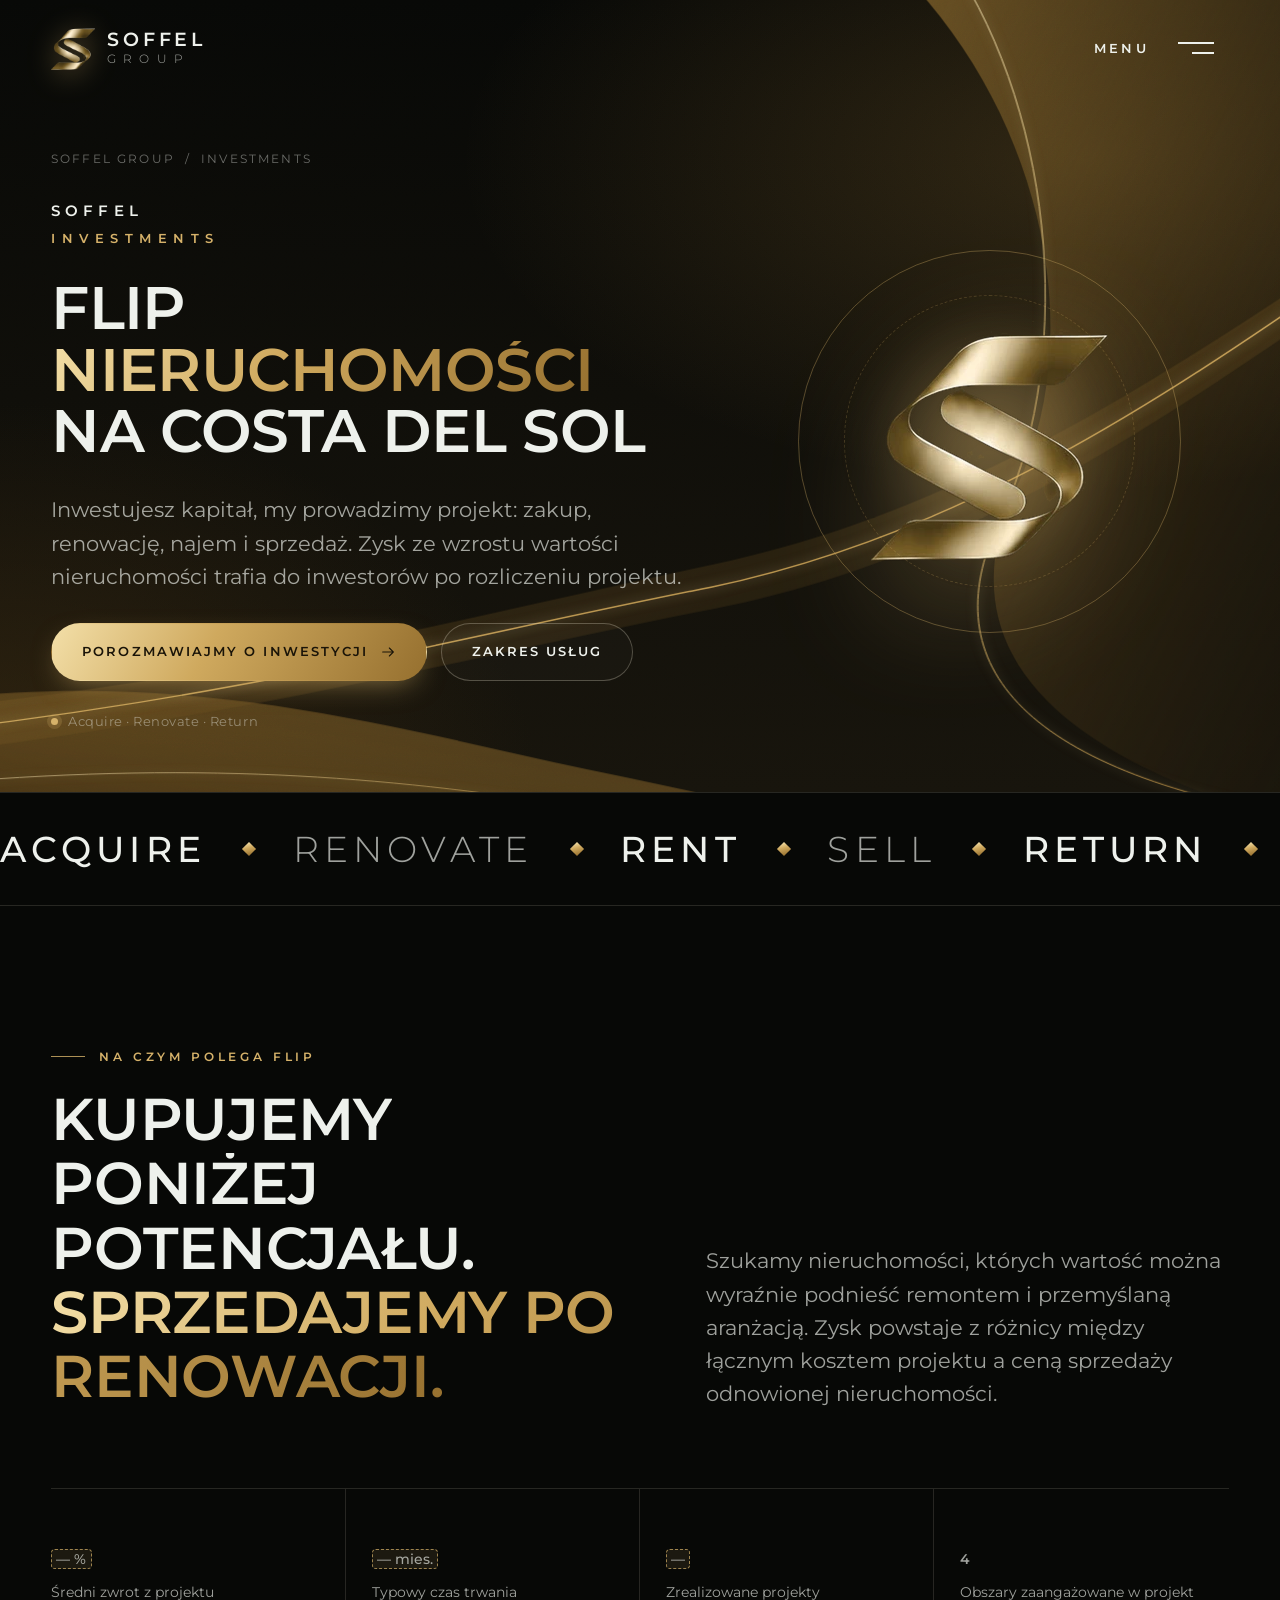
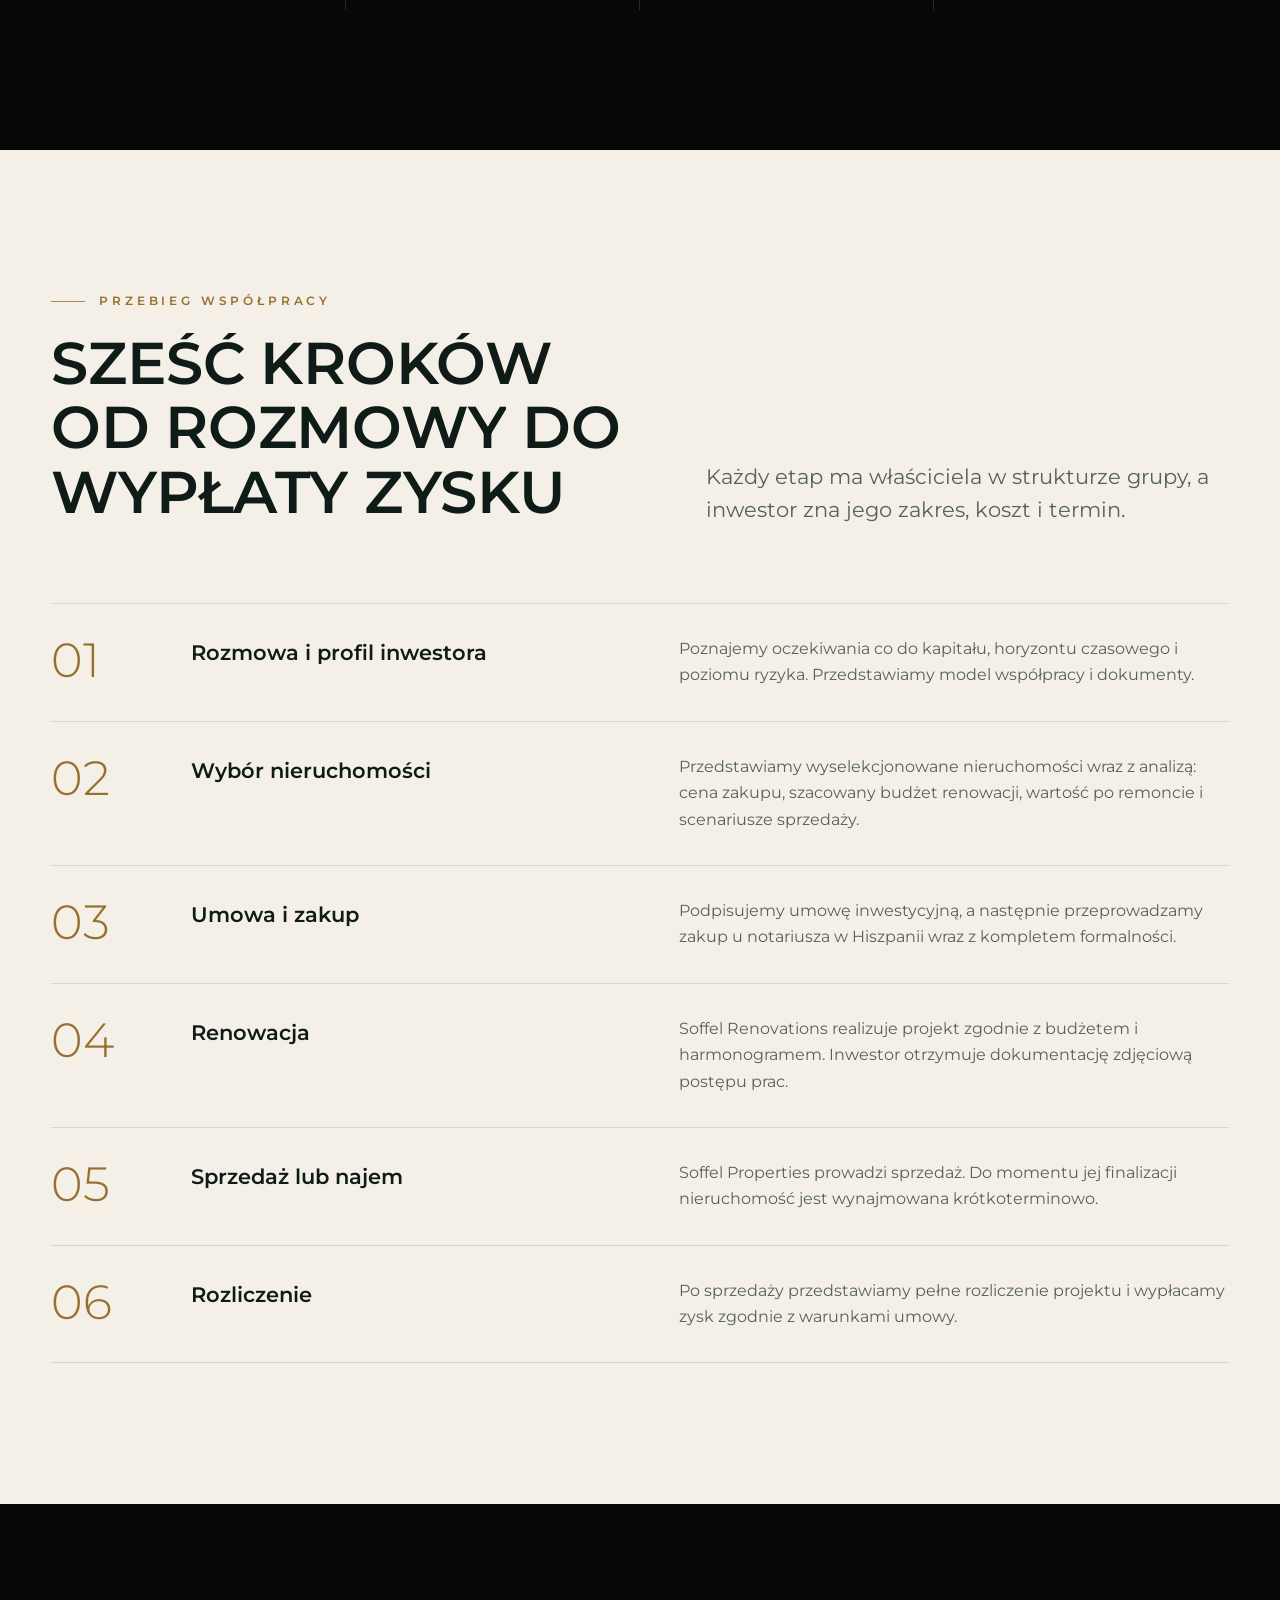
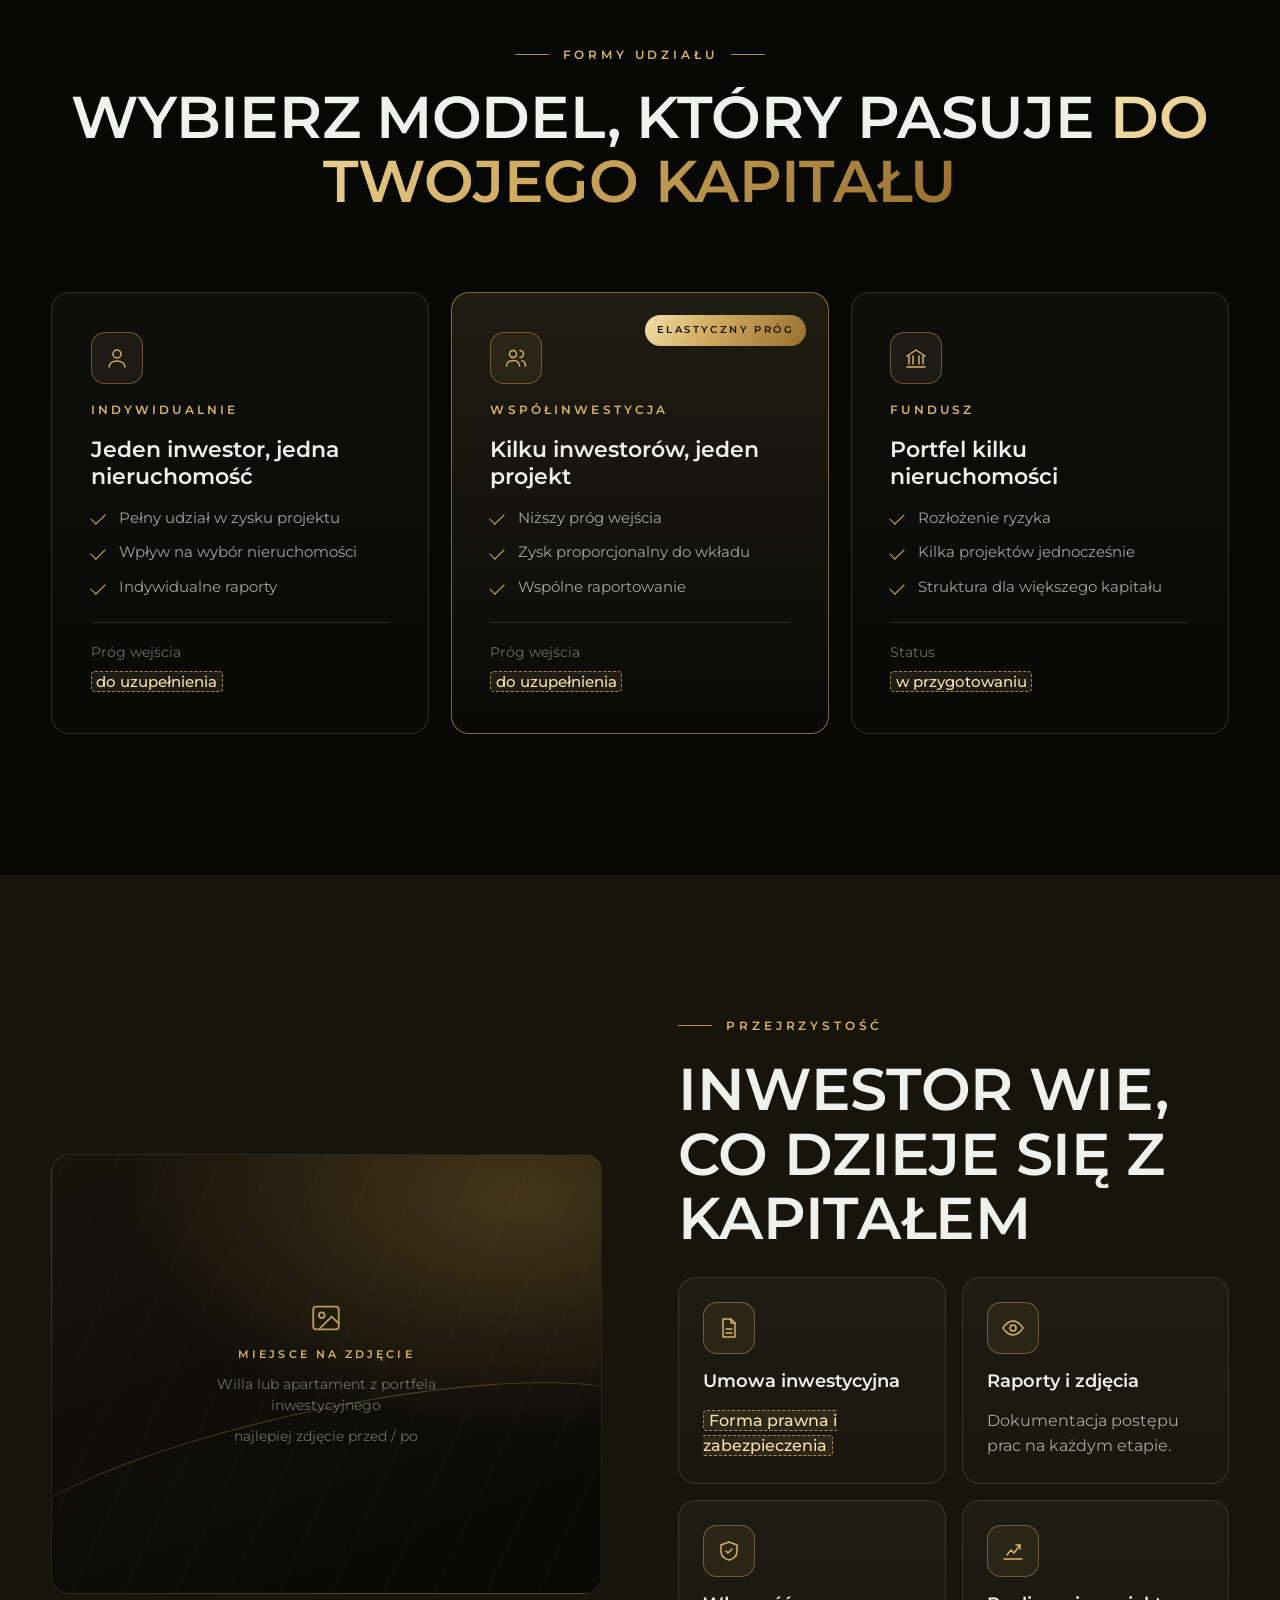
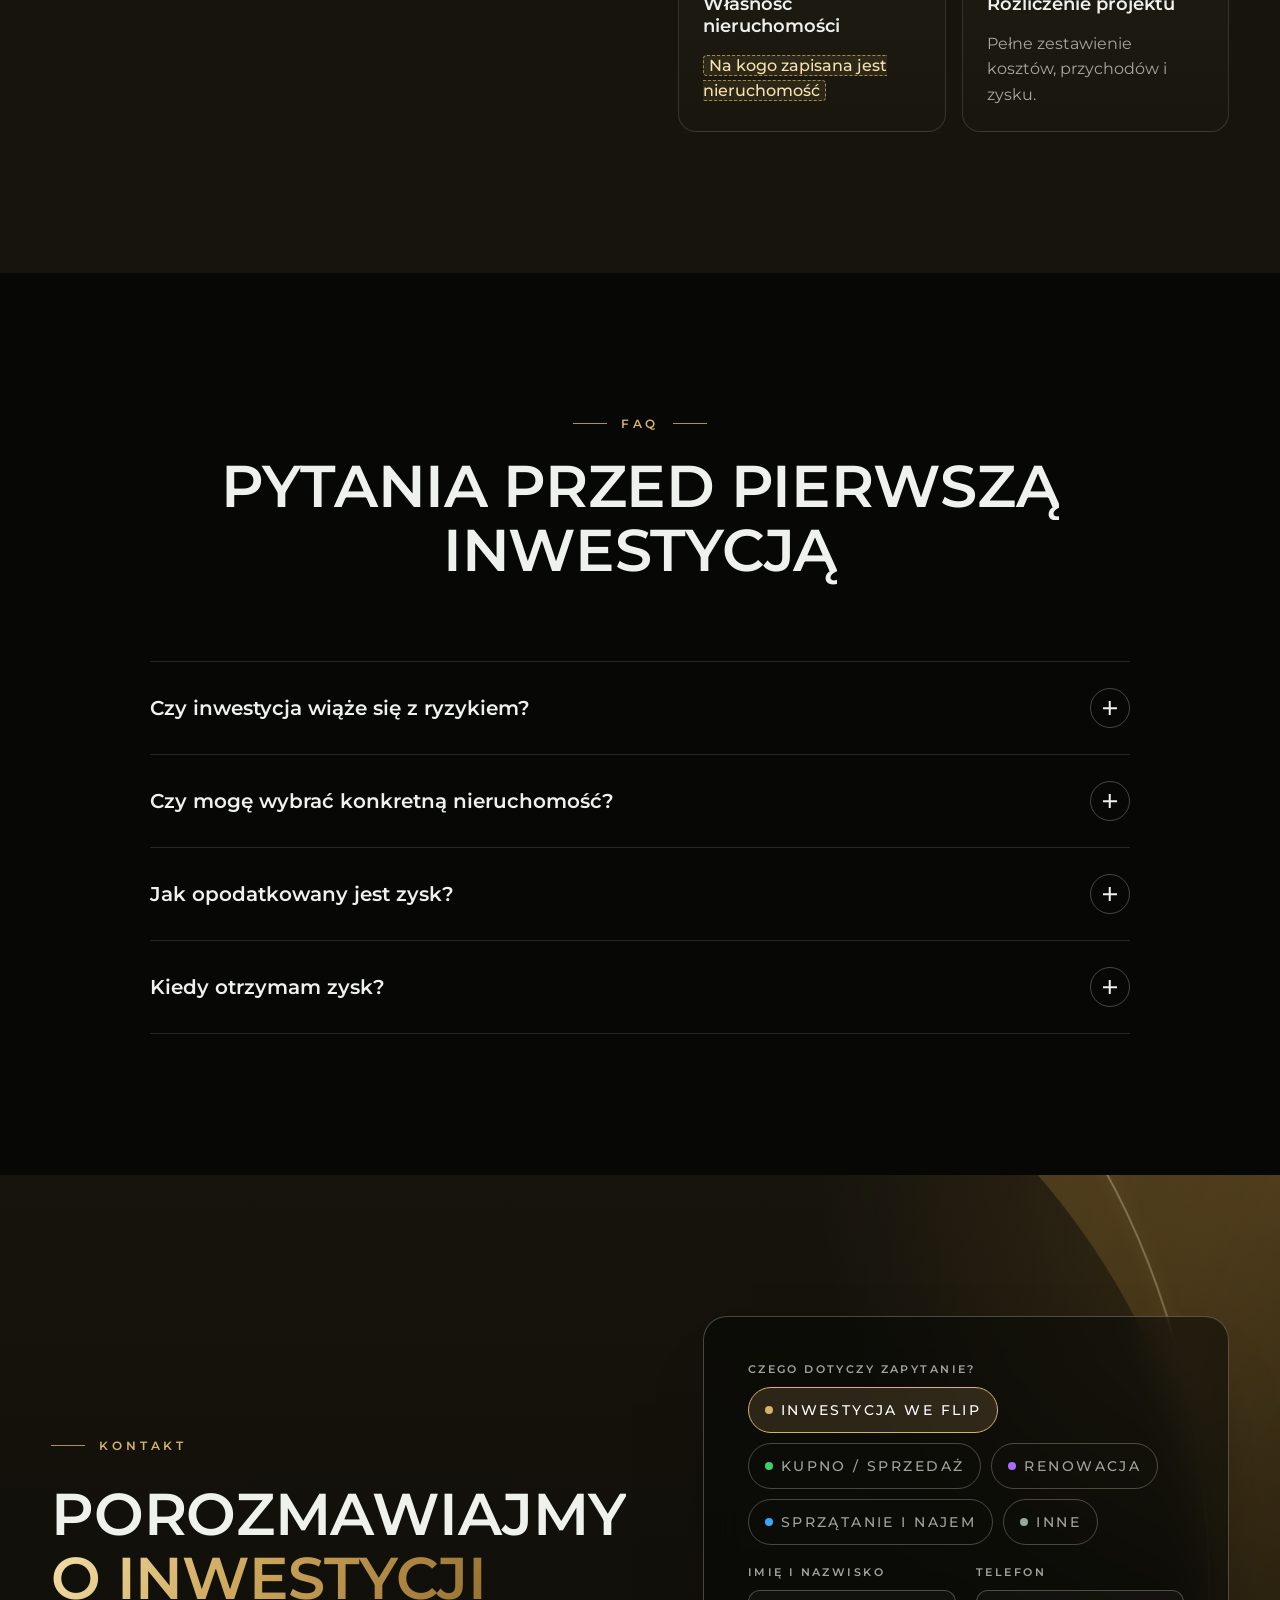
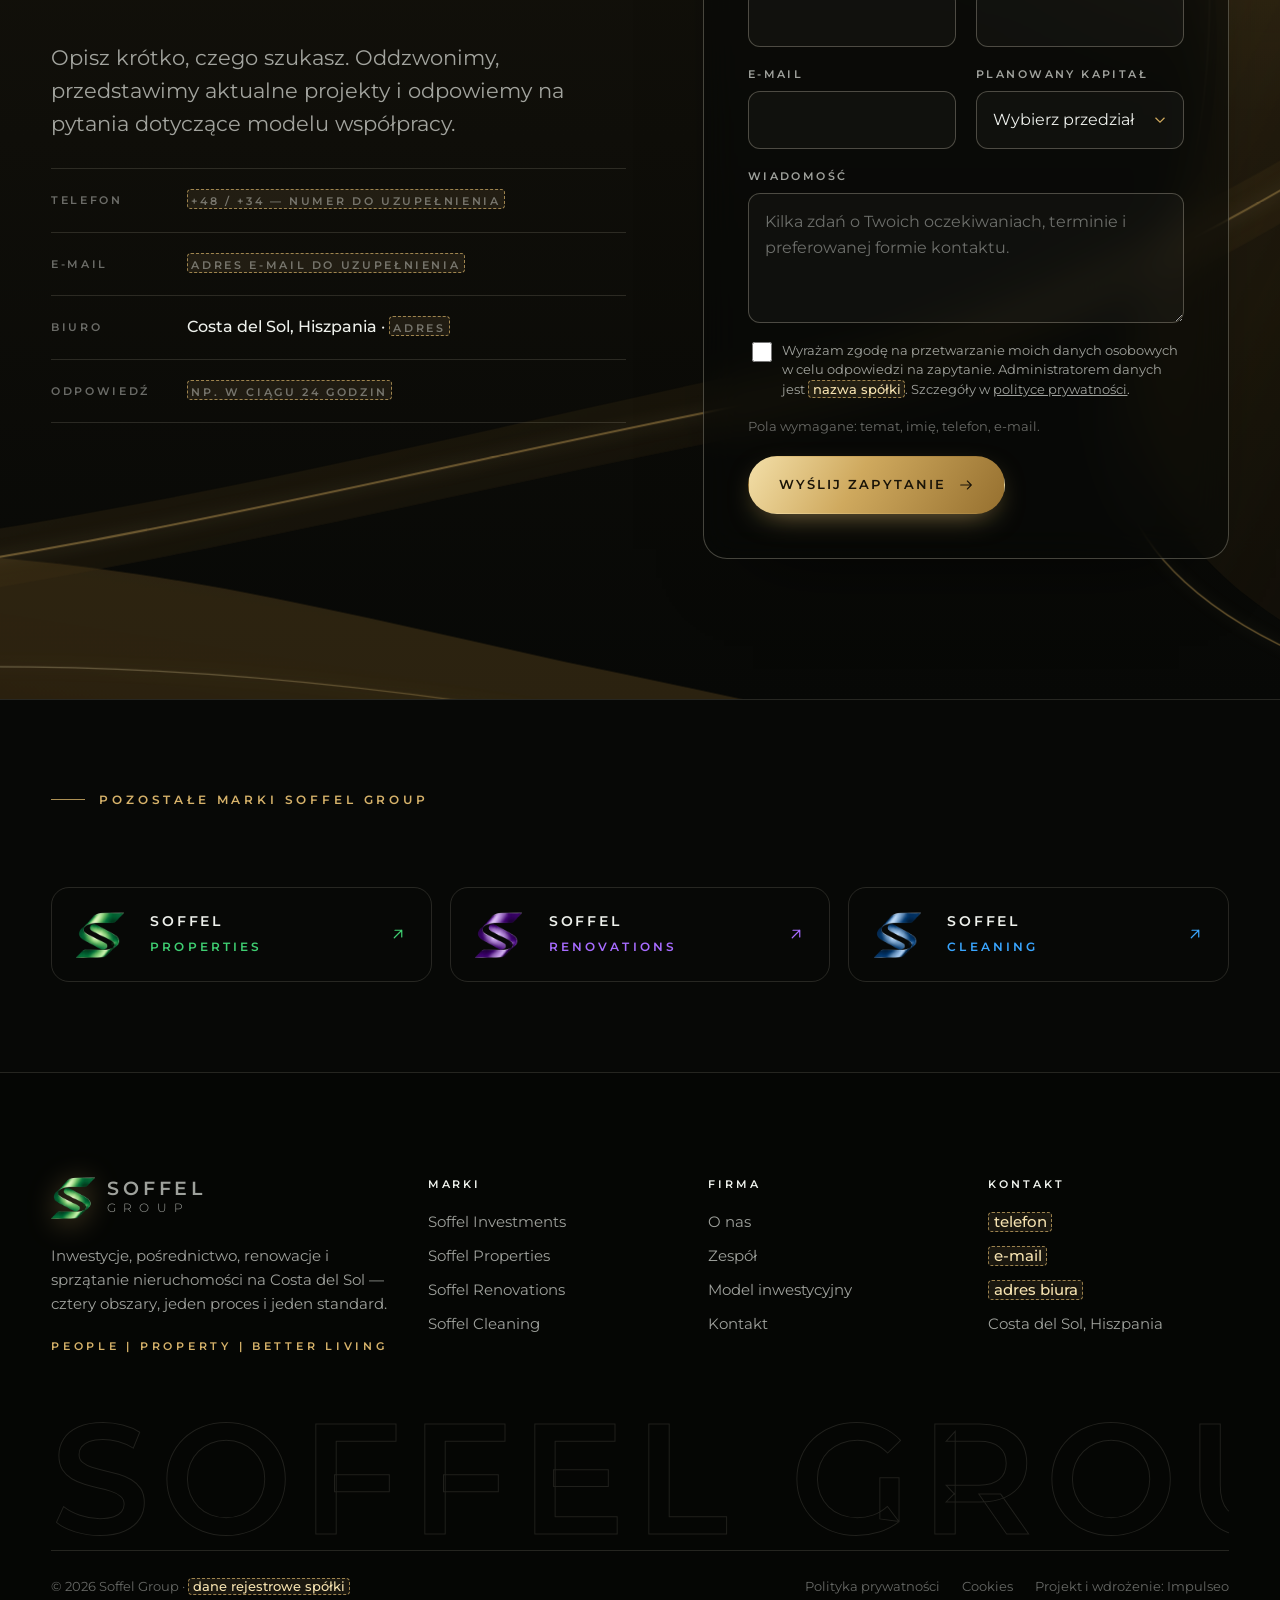
<file: inwestycje.html>
<!doctype html>
<html lang="pl">
<head>
<meta charset="utf-8">
<meta name="viewport" content="width=device-width, initial-scale=1, viewport-fit=cover">
<title>Soffel Investments — flip nieruchomości na Costa del Sol | Soffel Group</title>
<meta name="description" content="Inwestycje we flipy nieruchomości w Marbelli i Maladze: zakup, renowacja, najem i sprzedaż z zyskiem. Dla jednego inwestora lub grupy współinwestorów.">
<meta name="robots" content="noindex, nofollow">
<link rel="canonical" href="https://impulseo-pl.github.io/soffel-group/inwestycje.html">
<meta name="theme-color" content="#04120d">
<meta property="og:type" content="website">
<meta property="og:locale" content="pl_PL">
<meta property="og:site_name" content="Soffel Group">
<meta property="og:title" content="Soffel Investments — flip nieruchomości na Costa del Sol | Soffel Group">
<meta property="og:description" content="Inwestycje we flipy nieruchomości w Marbelli i Maladze: zakup, renowacja, najem i sprzedaż z zyskiem. Dla jednego inwestora lub grupy współinwestorów.">
<meta property="og:url" content="https://impulseo-pl.github.io/soffel-group/inwestycje.html">
<meta property="og:image" content="https://impulseo-pl.github.io/soffel-group/img/hero-villa.webp">
<meta name="twitter:card" content="summary_large_image">
<link rel="icon" type="image/png" href="img/favicon.png">
<link rel="apple-touch-icon" href="img/favicon.png">
<link rel="preconnect" href="https://fonts.googleapis.com">
<link rel="preconnect" href="https://fonts.gstatic.com" crossorigin>
<link href="https://fonts.googleapis.com/css2?family=Montserrat:wght@300;400;500;600;700&display=swap" rel="stylesheet">
<link rel="stylesheet" href="assets/styles.css?v=cdd5c02a">
<script type="application/ld+json">{"@context": "https://schema.org", "@type": "RealEstateAgent", "name": "Soffel Group", "slogan": "People | Property | Better Living", "url": "https://impulseo-pl.github.io/soffel-group/", "logo": "https://impulseo-pl.github.io/soffel-group/img/s-green.png", "areaServed": ["Costa del Sol", "Marbella", "Málaga"], "address": {"@type": "PostalAddress", "addressRegion": "Andalucía", "addressCountry": "ES"}, "subOrganization": [{"@type": "Organization", "name": "Soffel Investments"}, {"@type": "Organization", "name": "Soffel Properties"}, {"@type": "Organization", "name": "Soffel Renovations"}, {"@type": "Organization", "name": "Soffel Cleaning"}]}</script>
</head>
<body data-div="inv">
<svg width="0" height="0" style="position:absolute" aria-hidden="true"><defs>
  <clipPath id="heroClip" clipPathUnits="objectBoundingBox"><path d="M0.985,0.015 C0.63,-0.005 0.13,0.13 0.035,0.5 C-0.045,0.83 0.29,1 0.6,0.985 C0.87,0.97 1,0.79 1,0.52 L1,0.015 Z"/></clipPath>
  <linearGradient id="gGold" x1="0" y1="0" x2="1" y2="1"><stop offset="0" stop-color="#f6e6b8"/><stop offset=".45" stop-color="#d4ae62"/><stop offset="1" stop-color="#8d672b"/></linearGradient>
</defs></svg>
<div class="progress" aria-hidden="true"></div>
<header class="site-header">
  <div class="wrap">
    <a class="brand" href="index.html" aria-label="Soffel Group — strona główna">
      <img src="img/s-gold.webp" alt="" width="44" height="44">
      <span class="brand-t"><b>SOFFEL</b><i>GROUP</i></span>
    </a>
    <button class="burger" type="button" aria-expanded="false" aria-controls="menu">
      <span class="lbl"><span class="t-open">Menu</span><span class="t-close">Zamknij</span></span><span class="bars"></span>
    </button>
  </div>
</header>
<div class="menu" id="menu" aria-hidden="true">
  <div class="menu-grid">
    <nav class="menu-main" aria-label="Marki Soffel Group"><ol><li><a href="inwestycje.html" style="--c:#d6b26a" data-mi="inv" aria-current=page><small>01</small><span>Investments</span></a></li><li><a href="nieruchomosci.html" style="--c:#3fcf72" data-mi="prop"><small>02</small><span>Properties</span></a></li><li><a href="renowacje.html" style="--c:#a76cff" data-mi="reno"><small>03</small><span>Renovations</span></a></li><li><a href="sprzatanie.html" style="--c:#3aa6ff" data-mi="clean"><small>04</small><span>Cleaning</span></a></li></ol></nav>
    <div class="menu-side">
      <div><p class="menu-h">Eksploruj</p><ul class="menu-links"><li><a href="index.html">Strona główna</a></li><li><a href="o-nas.html">O nas</a></li><li><a href="o-nas.html#zespol">Zespół</a></li><li><a href="inwestycje.html#model">Model inwestycyjny</a></li><li><a href="#kontakt">Kontakt</a></li></ul></div>
      <div><p class="menu-h">Kontakt</p><ul class="menu-contact"><li><span class="ph">e-mail</span></li><li><span class="ph">telefon</span></li><li class="muted">Costa del Sol · Marbella · Málaga</li></ul></div>
    </div>
    <div class="menu-media" aria-hidden="true">
      <figure class="frame-c"><img class="on" src="img/hero-villa.webp" alt="" data-mi="group" loading="lazy"><img src="img/hero-villa.webp" alt="" data-mi="inv" loading="lazy"><img src="img/kuchnia-salon.webp" alt="" data-mi="prop" loading="lazy"><img src="img/salon-1.webp" alt="" data-mi="reno" loading="lazy"><img src="img/lazienka-wanna.webp" alt="" data-mi="clean" loading="lazy"><span class="menu-mark"><img src="img/s-gold.webp" alt="" data-mi="inv" loading="lazy"><img src="img/s-green.webp" alt="" data-mi="prop" loading="lazy"><img src="img/s-purple.webp" alt="" data-mi="reno" loading="lazy"><img src="img/s-blue.webp" alt="" data-mi="clean" loading="lazy"></span></figure>
    </div>
  </div>
</div>
<main>

<section class="hero sub">
  <svg class="ribbons" viewBox="0 0 1440 900" preserveAspectRatio="xMidYMid slice" aria-hidden="true">
  <defs>
    <linearGradient id="hb1" x1="0" y1="0" x2="1" y2="1"><stop offset="0" style="stop-color:var(--rib-1)" stop-opacity=".55"/><stop offset="1" style="stop-color:var(--rib-2)" stop-opacity=".05"/></linearGradient>
    <linearGradient id="hb2" x1="0" y1="1" x2="1" y2="0"><stop offset="0" style="stop-color:var(--rib-2)" stop-opacity=".95"/><stop offset="1" style="stop-color:var(--rib-1)" stop-opacity=".25"/></linearGradient>
  </defs>
  <g class="drift">
    <path class="band" fill="url(#hb1)" d="M1000,-40 C1170,120 1230,380 1140,560 C1070,720 1160,860 1500,940 L1500,-40 Z"/>
    <path class="band" fill="url(#hb2)" d="M-60,790 C220,760 430,820 660,870 C780,895 900,920 1010,950 L-60,950 Z"/>
    <path class="band" fill="url(#hb1)" opacity=".55" d="M-60,800 C300,760 520,700 800,640 C1060,585 1270,455 1500,300 L1500,345 C1270,505 1060,640 800,690 C520,745 300,805 -60,850 Z"/>
    <path class="gl" d="M-60,825 C300,782 520,720 800,665 C1060,610 1270,480 1500,320"/>
    <path class="gl d2" d="M1070,-40 C1190,140 1210,420 1120,600 C1050,760 1160,880 1500,930"/>
    <path class="gl d3" d="M-60,885 C240,860 450,880 670,915 C770,930 850,945 910,960"/>
    <circle class="spark" cx="1290" cy="462" r="3"/>
    <circle class="spark s2" cx="1120" cy="600" r="2.6"/>
  </g>
</svg>
  <div class="wrap hero-grid">
    <div class="hero-copy">
      <nav class="breadcrumbs fade-up" aria-label="Okruszki"><a href="index.html">Soffel Group</a><span>/</span><span>Investments</span></nav>
      <div class="div-label fade-up"><b>SOFFEL</b><span>Investments</span></div>
      <h1 class="display"><span class="ln"><span>Flip</span></span><span class="ln"><span><span class="acc-text">nieruchomości</span></span></span><span class="ln"><span>na Costa del Sol</span></span></h1>
      <p class="lead fade-up d1">Inwestujesz kapitał, my prowadzimy projekt: zakup, renowację, najem i sprzedaż. Zysk ze wzrostu wartości nieruchomości trafia do inwestorów po rozliczeniu projektu.</p>
      <div class="hero-cta fade-up d2">
        <a class="btn btn-primary" href="#kontakt">Porozmawiajmy o inwestycji <svg viewBox="0 0 24 24" fill="none" stroke="currentColor" stroke-width="1.6" stroke-linecap="round" stroke-linejoin="round"><path d="M4 12h16m-6-6 6 6-6 6"/></svg></a>
        <a class="btn btn-ghost" href="#oferta">Zakres usług</a>
      </div>
      <p class="hero-note fade-up d3">Acquire · Renovate · Return</p>
    </div>
    <div class="div-mark" aria-hidden="true"><span class="glow"></span><img src="img/s-gold.webp" alt="" width="240" height="240"></div>
  </div>
</section>

<div class="marquee" aria-hidden="true"><div class="track"><span>Acquire</span><span>Renovate</span><span>Rent</span><span>Sell</span><span>Return</span><span>Acquire</span><span>Renovate</span><span>Rent</span><span>Sell</span><span>Return</span></div></div>

<section class="sec" id="oferta">
  <div class="wrap">
    <div class="sec-head split">
      <div style="display:grid;gap:22px"><span class="eyebrow">Na czym polega flip</span><h2 class="h2 split-words">Kupujemy poniżej potencjału. <span class="acc-text">Sprzedajemy po renowacji.</span></h2></div>
      <p class="lead rv">Szukamy nieruchomości, których wartość można wyraźnie podnieść remontem i przemyślaną aranżacją. Zysk powstaje z różnicy między łącznym kosztem projektu a ceną sprzedaży odnowionej nieruchomości.</p>
    </div>
    <div class="facts" data-stagger>
      <div class="fact"><strong><span class="ph">— %</span></strong><span>Średni zwrot z projektu</span></div>
      <div class="fact"><strong><span class="ph">— mies.</span></strong><span>Typowy czas trwania</span></div>
      <div class="fact"><strong><span class="ph">—</span></strong><span>Zrealizowane projekty</span></div>
      <div class="fact"><strong><span data-count="4">4</span></strong><span>Obszary zaangażowane w projekt</span></div>
    </div>
  </div>
</section>

<section class="paper sec" id="model">
  <div class="wrap">
    <div class="sec-head split">
      <div style="display:grid;gap:22px"><span class="eyebrow">Przebieg współpracy</span><h2 class="h2 split-words">Sześć kroków od rozmowy do wypłaty zysku</h2></div>
      <p class="lead rv">Każdy etap ma właściciela w strukturze grupy, a inwestor zna jego zakres, koszt i termin.</p>
    </div>
    <ol class="proc"><li class="rv"><h3>Rozmowa i profil inwestora</h3><p>Poznajemy oczekiwania co do kapitału, horyzontu czasowego i poziomu ryzyka. Przedstawiamy model współpracy i dokumenty.</p></li><li class="rv"><h3>Wybór nieruchomości</h3><p>Przedstawiamy wyselekcjonowane nieruchomości wraz z analizą: cena zakupu, szacowany budżet renowacji, wartość po remoncie i scenariusze sprzedaży.</p></li><li class="rv"><h3>Umowa i zakup</h3><p>Podpisujemy umowę inwestycyjną, a następnie przeprowadzamy zakup u notariusza w Hiszpanii wraz z kompletem formalności.</p></li><li class="rv"><h3>Renowacja</h3><p>Soffel Renovations realizuje projekt zgodnie z budżetem i harmonogramem. Inwestor otrzymuje dokumentację zdjęciową postępu prac.</p></li><li class="rv"><h3>Sprzedaż lub najem</h3><p>Soffel Properties prowadzi sprzedaż. Do momentu jej finalizacji nieruchomość jest wynajmowana krótkoterminowo.</p></li><li class="rv"><h3>Rozliczenie</h3><p>Po sprzedaży przedstawiamy pełne rozliczenie projektu i wypłacamy zysk zgodnie z warunkami umowy.</p></li></ol>
  </div>
</section>

<section class="sec">
  <div class="wrap">
    <div class="sec-head center">
      <span class="eyebrow center">Formy udziału</span>
      <h2 class="h2 split-words">Wybierz model, który pasuje <span class="acc-text">do Twojego kapitału</span></h2>
    </div>
    <div class="cards" data-stagger>
      <article class="card"><span class="ic"><svg viewBox="0 0 24 24" fill="none" stroke="currentColor" stroke-width="1.5" stroke-linecap="round" stroke-linejoin="round"><circle cx="12" cy="8" r="4"/><path d="M4 21c0-4 4-6 8-6s8 2 8 6"/></svg></span><span class="k">Indywidualnie</span><h3>Jeden inwestor, jedna nieruchomość</h3><ul class="ticks"><li>Pełny udział w zysku projektu</li><li>Wpływ na wybór nieruchomości</li><li>Indywidualne raporty</li></ul><div class="feat"><span>Próg wejścia</span><strong><span class="ph">do uzupełnienia</span></strong></div></article>
      <article class="card hl"><span class="badge">Elastyczny próg</span><span class="ic"><svg viewBox="0 0 24 24" fill="none" stroke="currentColor" stroke-width="1.5" stroke-linecap="round" stroke-linejoin="round"><circle cx="9" cy="8" r="3.5"/><path d="M2.5 20c0-3.5 3-5.5 6.5-5.5s6.5 2 6.5 5.5"/><path d="M16 4.5a3.5 3.5 0 0 1 0 7M18 14.6c2.2.6 3.5 2.4 3.5 5.4"/></svg></span><span class="k">Współinwestycja</span><h3>Kilku inwestorów, jeden projekt</h3><ul class="ticks"><li>Niższy próg wejścia</li><li>Zysk proporcjonalny do wkładu</li><li>Wspólne raportowanie</li></ul><div class="feat"><span>Próg wejścia</span><strong><span class="ph">do uzupełnienia</span></strong></div></article>
      <article class="card"><span class="ic"><svg viewBox="0 0 24 24" fill="none" stroke="currentColor" stroke-width="1.5" stroke-linecap="round" stroke-linejoin="round"><path d="M3 10 12 4l9 6M5 10v8m4-8v8m6-8v8m4-8v8M3 21h18"/></svg></span><span class="k">Fundusz</span><h3>Portfel kilku nieruchomości</h3><ul class="ticks"><li>Rozłożenie ryzyka</li><li>Kilka projektów jednocześnie</li><li>Struktura dla większego kapitału</li></ul><div class="feat"><span>Status</span><strong><span class="ph">w przygotowaniu</span></strong></div></article>
    </div>
  </div>
</section>

<section class="sec tint">
  <div class="wrap split">
    <div class="media wide rv-img"><div class="ph-img " style="" role="img" aria-label="Miejsce na zdjęcie: Willa lub apartament z portfela inwestycyjnego"><div class="ph-in"><svg viewBox="0 0 24 24" fill="none" stroke="currentColor" stroke-width="1.3" stroke-linecap="round" stroke-linejoin="round"><rect x="3" y="4" width="18" height="16" rx="2"/><circle cx="9" cy="10" r="2"/><path d="m21 16-5-5-9 9"/></svg><b>Miejsce na zdjęcie</b><span>Willa lub apartament z portfela inwestycyjnego</span><span>najlepiej zdjęcie przed / po</span></div></div></div>
    <div class="copy">
      <span class="eyebrow">Przejrzystość</span>
      <h2 class="h2 split-words">Inwestor wie, co dzieje się z kapitałem</h2>
      <div class="cards c2" style="gap:16px" data-stagger>
        <div class="card" style="padding:24px"><span class="ic"><svg viewBox="0 0 24 24" fill="none" stroke="currentColor" stroke-width="1.5" stroke-linecap="round" stroke-linejoin="round"><path d="M14 3H6v18h12V7l-4-4Z"/><path d="M14 3v4h4M9 13h6M9 17h6"/></svg></span><h3 style="font-size:1.1rem">Umowa inwestycyjna</h3><p><span class="ph">Forma prawna i zabezpieczenia</span></p></div>
        <div class="card" style="padding:24px"><span class="ic"><svg viewBox="0 0 24 24" fill="none" stroke="currentColor" stroke-width="1.5" stroke-linecap="round" stroke-linejoin="round"><path d="M2 12s4-7 10-7 10 7 10 7-4 7-10 7S2 12 2 12Z"/><circle cx="12" cy="12" r="3"/></svg></span><h3 style="font-size:1.1rem">Raporty i zdjęcia</h3><p>Dokumentacja postępu prac na każdym etapie.</p></div>
        <div class="card" style="padding:24px"><span class="ic"><svg viewBox="0 0 24 24" fill="none" stroke="currentColor" stroke-width="1.5" stroke-linecap="round" stroke-linejoin="round"><path d="M12 3 4 6v6c0 5 3.5 8 8 9 4.5-1 8-4 8-9V6l-8-3Z"/><path d="m9 12 2 2 4-4"/></svg></span><h3 style="font-size:1.1rem">Własność nieruchomości</h3><p><span class="ph">Na kogo zapisana jest nieruchomość</span></p></div>
        <div class="card" style="padding:24px"><span class="ic"><svg viewBox="0 0 24 24" fill="none" stroke="currentColor" stroke-width="1.5" stroke-linecap="round" stroke-linejoin="round"><path d="M3 20h18M6 16l4-5 3 3 6-8"/><path d="M15 6h4v4"/></svg></span><h3 style="font-size:1.1rem">Rozliczenie projektu</h3><p>Pełne zestawienie kosztów, przychodów i zysku.</p></div>
      </div>
    </div>
  </div>
</section>

<section class="sec dark-faq">
  <div class="wrap">
    <div class="sec-head center"><span class="eyebrow center">FAQ</span><h2 class="h2 split-words">Pytania przed pierwszą inwestycją</h2></div>
    <div class="dark-faq"><div class="faq"><details class="rv"><summary>Czy inwestycja wiąże się z ryzykiem?<span class="pm" aria-hidden="true"></span></summary><div class="ans"><p>Tak — jak każda inwestycja w nieruchomości. Ryzyko dotyczy m.in. czasu sprzedaży, kosztów renowacji i zmian cen na rynku. Ograniczamy je analizą przed zakupem, własnym wykonawstwem i najmem krótkoterminowym do czasu sprzedaży.</p></div></details><details class="rv"><summary>Czy mogę wybrać konkretną nieruchomość?<span class="pm" aria-hidden="true"></span></summary><div class="ans"><p>Inwestor indywidualny ma wpływ na wybór nieruchomości. W modelu współinwestycji decyzję podejmujemy na podstawie analizy przedstawionej wszystkim uczestnikom projektu.</p></div></details><details class="rv"><summary>Jak opodatkowany jest zysk?<span class="pm" aria-hidden="true"></span></summary><div class="ans"><p>Kwestie podatkowe zależą od struktury inwestycji i rezydencji podatkowej inwestora. <span class="ph">Opis do uzupełnienia — najlepiej we współpracy z doradcą podatkowym klienta</span></p></div></details><details class="rv"><summary>Kiedy otrzymam zysk?<span class="pm" aria-hidden="true"></span></summary><div class="ans"><p>Zysk wypłacamy po sprzedaży nieruchomości i rozliczeniu projektu. <span class="ph">Termin wypłaty od sprzedaży</span></p></div></details></div></div>
  </div>
</section>

<section class="contact sec" id="kontakt">
  <svg class="ribbons" viewBox="0 0 1440 900" preserveAspectRatio="xMidYMid slice" aria-hidden="true">
  <defs>
    <linearGradient id="cb1" x1="0" y1="0" x2="1" y2="1"><stop offset="0" style="stop-color:var(--rib-1)" stop-opacity=".55"/><stop offset="1" style="stop-color:var(--rib-2)" stop-opacity=".05"/></linearGradient>
    <linearGradient id="cb2" x1="0" y1="1" x2="1" y2="0"><stop offset="0" style="stop-color:var(--rib-2)" stop-opacity=".95"/><stop offset="1" style="stop-color:var(--rib-1)" stop-opacity=".25"/></linearGradient>
  </defs>
  <g class="drift">
    <path class="band" fill="url(#cb1)" d="M1000,-40 C1170,120 1230,380 1140,560 C1070,720 1160,860 1500,940 L1500,-40 Z"/>
    <path class="band" fill="url(#cb2)" d="M-60,790 C220,760 430,820 660,870 C780,895 900,920 1010,950 L-60,950 Z"/>
    <path class="band" fill="url(#cb1)" opacity=".55" d="M-60,800 C300,760 520,700 800,640 C1060,585 1270,455 1500,300 L1500,345 C1270,505 1060,640 800,690 C520,745 300,805 -60,850 Z"/>
    <path class="gl" d="M-60,825 C300,782 520,720 800,665 C1060,610 1270,480 1500,320"/>
    <path class="gl d2" d="M1070,-40 C1190,140 1210,420 1120,600 C1050,760 1160,880 1500,930"/>
    <path class="gl d3" d="M-60,885 C240,860 450,880 670,915 C770,930 850,945 910,960"/>
    <circle class="spark" cx="1290" cy="462" r="3"/>
    <circle class="spark s2" cx="1120" cy="600" r="2.6"/>
  </g>
</svg>
  <div class="wrap contact-grid">
    <div class="contact-info rv">
      <span class="eyebrow">Kontakt</span>
      <h2 class="h2 split-words">Porozmawiajmy <span class="acc-text">o inwestycji</span></h2>
      <p class="lead">Opisz krótko, czego szukasz. Oddzwonimy, przedstawimy aktualne projekty i odpowiemy na pytania dotyczące modelu współpracy.</p>
      <div class="contact-lines">
        <div><span>Telefon</span><b><span class="ph">+48 / +34 — numer do uzupełnienia</span></b></div>
        <div><span>E-mail</span><b><span class="ph">adres e-mail do uzupełnienia</span></b></div>
        <div><span>Biuro</span><b>Costa del Sol, Hiszpania · <span class="ph">adres</span></b></div>
        <div><span>Odpowiedź</span><b><span class="ph">np. w ciągu 24 godzin</span></b></div>
      </div>
    </div>
    <form class="form rv" style="--d:.15s" action="#" method="post" novalidate>
      <div class="field full"><label>Czego dotyczy zapytanie?</label><div class="chips"><label style="--c:#d6b26a"><input type="radio" name="temat" value="inv" checked required><span><i></i>Inwestycja we flip</span></label><label style="--c:#3fcf72"><input type="radio" name="temat" value="prop" required><span><i></i>Kupno / sprzedaż</span></label><label style="--c:#a76cff"><input type="radio" name="temat" value="reno" required><span><i></i>Renowacja</span></label><label style="--c:#3aa6ff"><input type="radio" name="temat" value="clean" required><span><i></i>Sprzątanie i najem</span></label><label style="--c:#9aa59f"><input type="radio" name="temat" value="other" required><span><i></i>Inne</span></label></div></div>
      <div class="field"><label for="f-imie">Imię i nazwisko</label><input id="f-imie" name="imie" autocomplete="name" required></div>
      <div class="field"><label for="f-tel">Telefon</label><input id="f-tel" name="telefon" type="tel" autocomplete="tel" required></div>
      <div class="field"><label for="f-mail">E-mail</label><input id="f-mail" name="email" type="email" autocomplete="email" required></div>
      <div class="field"><label for="f-kap">Planowany kapitał</label><select id="f-kap" name="kapital">
          <option value="">Wybierz przedział</option><option>do 100 000 €</option><option>100 000 – 250 000 €</option>
          <option>250 000 – 500 000 €</option><option>powyżej 500 000 €</option><option>Wolę omówić w rozmowie</option></select></div>
      <div class="field full"><label for="f-msg">Wiadomość</label><textarea id="f-msg" name="wiadomosc" placeholder="Kilka zdań o Twoich oczekiwaniach, terminie i preferowanej formie kontaktu."></textarea></div>
      <label class="consent full"><input type="checkbox" required><span>Wyrażam zgodę na przetwarzanie moich danych osobowych w celu odpowiedzi na zapytanie. Administratorem danych jest <span class="ph">nazwa spółki</span>. Szczegóły w <a href="#" style="text-decoration:underline">polityce prywatności</a>.</span></label>
      <div class="actions full"><small>Pola wymagane: temat, imię, telefon, e-mail.</small><button class="btn btn-primary" type="submit">Wyślij zapytanie <svg viewBox="0 0 24 24" fill="none" stroke="currentColor" stroke-width="1.6" stroke-linecap="round" stroke-linejoin="round"><path d="M4 12h16m-6-6 6 6-6 6"/></svg></button></div>
      <div class="form-ok"><div class="tick"><svg viewBox="0 0 24 24" fill="none" stroke="currentColor" stroke-width="2" stroke-linecap="round" stroke-linejoin="round"><path d="m5 12 5 5 9-10"/></svg></div><h3 class="h3">Dziękujemy za wiadomość</h3><p class="muted">To wersja demonstracyjna — po wdrożeniu formularz będzie trafiał bezpośrednio na skrzynkę Soffel Group.</p></div>
    </form>
  </div>
</section>
<section class="sec-sm" style="border-top:1px solid var(--line)">
  <div class="wrap">
    <div class="sec-head"><span class="eyebrow">Pozostałe marki Soffel Group</span></div>
    <div class="siblings"><a class="sib rv" style="--c:#3fcf72;--d:0.0s" href="nieruchomosci.html"><img src="img/s-green.webp" alt="" width="48" height="48" loading="lazy"><div><b>SOFFEL</b><span>Properties</span></div><svg viewBox="0 0 24 24" fill="none" stroke="currentColor" stroke-width="1.6" stroke-linecap="round" stroke-linejoin="round"><path d="M7 17 17 7M8 7h9v9"/></svg></a><a class="sib rv" style="--c:#a76cff;--d:0.08s" href="renowacje.html"><img src="img/s-purple.webp" alt="" width="48" height="48" loading="lazy"><div><b>SOFFEL</b><span>Renovations</span></div><svg viewBox="0 0 24 24" fill="none" stroke="currentColor" stroke-width="1.6" stroke-linecap="round" stroke-linejoin="round"><path d="M7 17 17 7M8 7h9v9"/></svg></a><a class="sib rv" style="--c:#3aa6ff;--d:0.16s" href="sprzatanie.html"><img src="img/s-blue.webp" alt="" width="48" height="48" loading="lazy"><div><b>SOFFEL</b><span>Cleaning</span></div><svg viewBox="0 0 24 24" fill="none" stroke="currentColor" stroke-width="1.6" stroke-linecap="round" stroke-linejoin="round"><path d="M7 17 17 7M8 7h9v9"/></svg></a></div>
  </div>
</section>

</main>
<footer class="site-footer">
  <div class="wrap">
    <div class="foot-top">
      <div>
        <a class="brand" href="index.html"><img src="img/s-green.webp" alt="" width="44" height="44"><span class="brand-t"><b>SOFFEL</b><i>GROUP</i></span></a>
        <p class="about">Inwestycje, pośrednictwo, renowacje i sprzątanie nieruchomości na Costa del Sol — cztery obszary, jeden proces i jeden standard.</p>
        <p class="tagline">People | Property | Better Living</p>
      </div>
      <div><h4>Marki</h4><ul><li><a href="inwestycje.html">Soffel Investments</a></li><li><a href="nieruchomosci.html">Soffel Properties</a></li><li><a href="renowacje.html">Soffel Renovations</a></li><li><a href="sprzatanie.html">Soffel Cleaning</a></li></ul></div>
      <div><h4>Firma</h4><ul><li><a href="o-nas.html">O nas</a></li><li><a href="o-nas.html#zespol">Zespół</a></li><li><a href="inwestycje.html#model">Model inwestycyjny</a></li><li><a href="#kontakt">Kontakt</a></li></ul></div>
      <div><h4>Kontakt</h4><ul><li><span class="ph">telefon</span></li><li><span class="ph">e-mail</span></li><li><span class="ph">adres biura</span></li><li>Costa del Sol, Hiszpania</li></ul></div>
    </div>
    <div class="foot-big" aria-hidden="true">Soffel Group</div>
    <div class="foot-bot">
      <span>© 2026 Soffel Group · <span class="ph">dane rejestrowe spółki</span></span>
      <nav><a href="#">Polityka prywatności</a><a href="#">Cookies</a><span>Projekt i wdrożenie: Impulseo</span></nav>
    </div>
  </div>
</footer>
<div class="lb" role="dialog" aria-modal="true" aria-label="Podgląd zdjęcia"><img alt=""><button class="x" type="button" aria-label="Zamknij"><svg viewBox="0 0 24 24" fill="none" stroke="currentColor" stroke-width="1.6" stroke-linecap="round"><path d="M6 6l12 12M18 6 6 18"/></svg></button><button class="pv" type="button" aria-label="Poprzednie"><svg viewBox="0 0 24 24" fill="none" stroke="currentColor" stroke-width="1.6" stroke-linecap="round" stroke-linejoin="round"><path d="m15 6-6 6 6 6"/></svg></button><button class="nx" type="button" aria-label="Następne"><svg viewBox="0 0 24 24" fill="none" stroke="currentColor" stroke-width="1.6" stroke-linecap="round" stroke-linejoin="round"><path d="m9 6 6 6-6 6"/></svg></button></div>
<script src="assets/main.js?v=38920b10" defer></script>
</body>
</html>
</file>
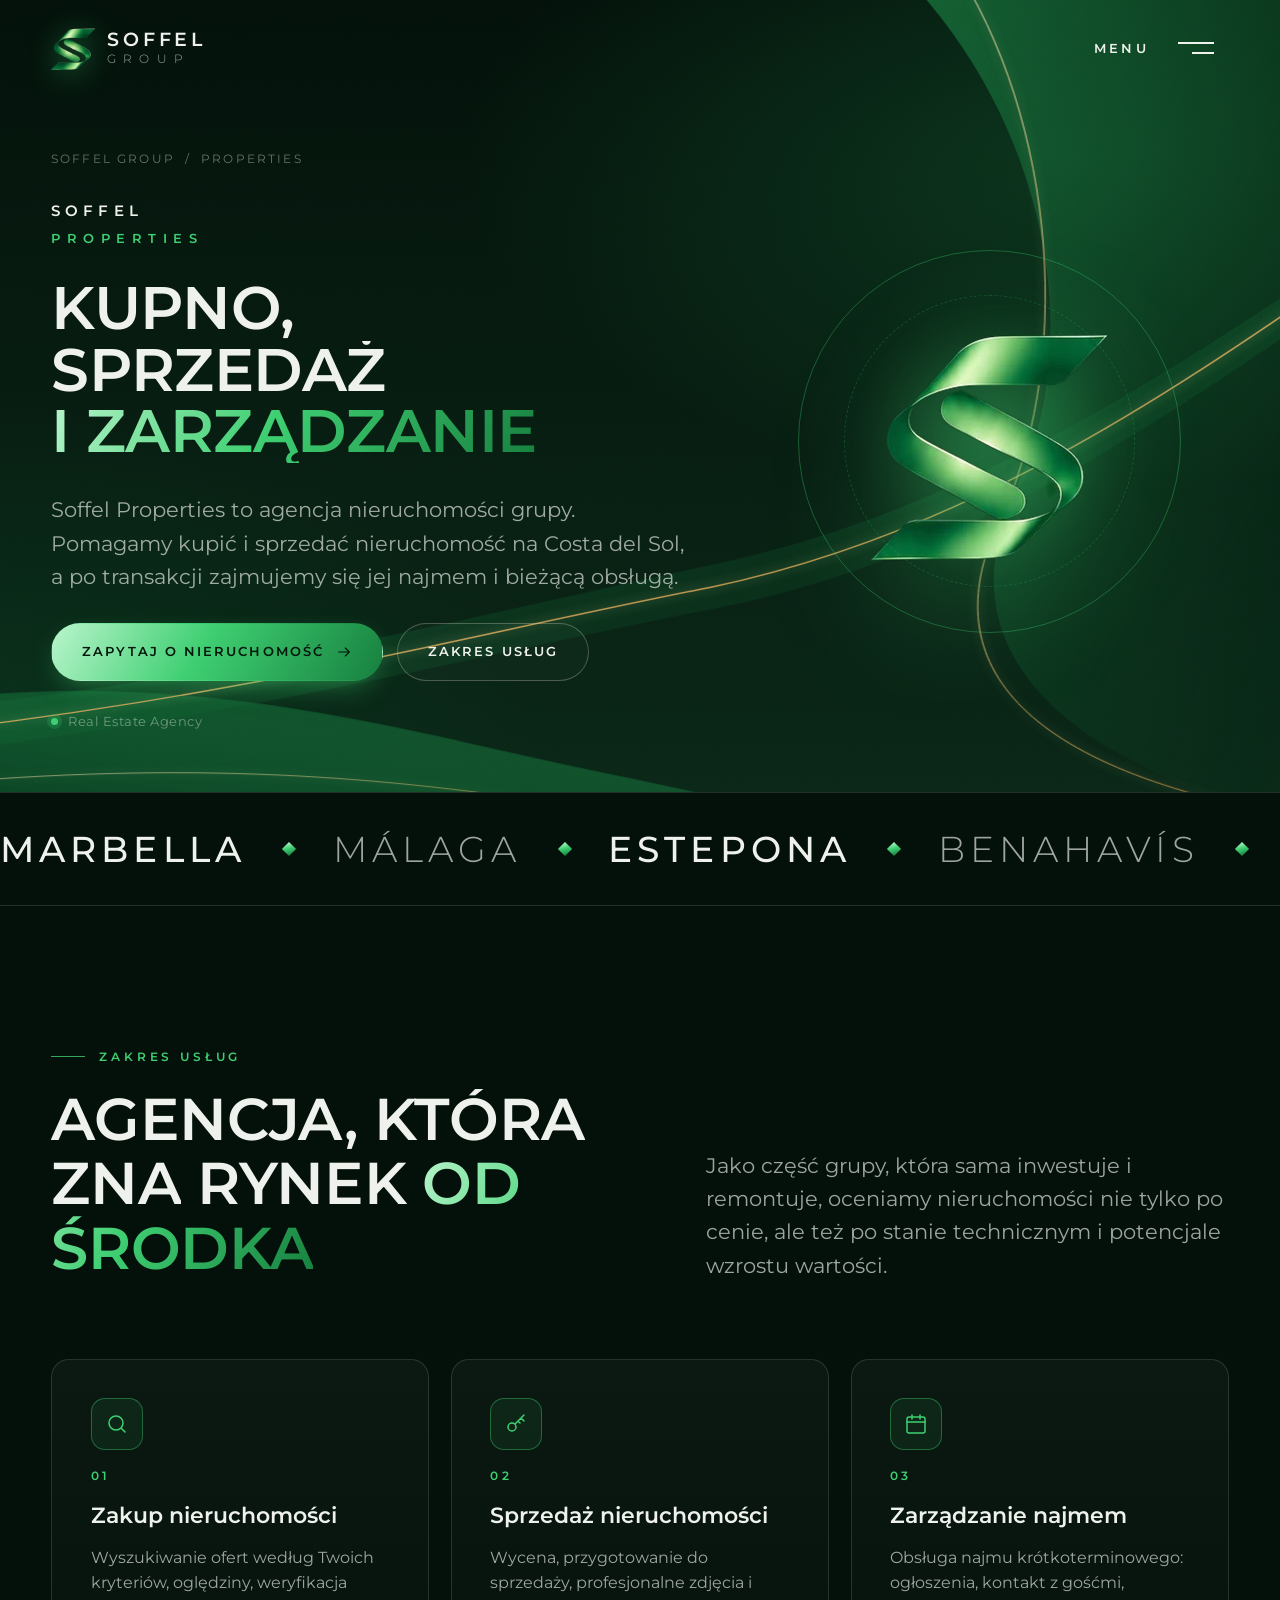
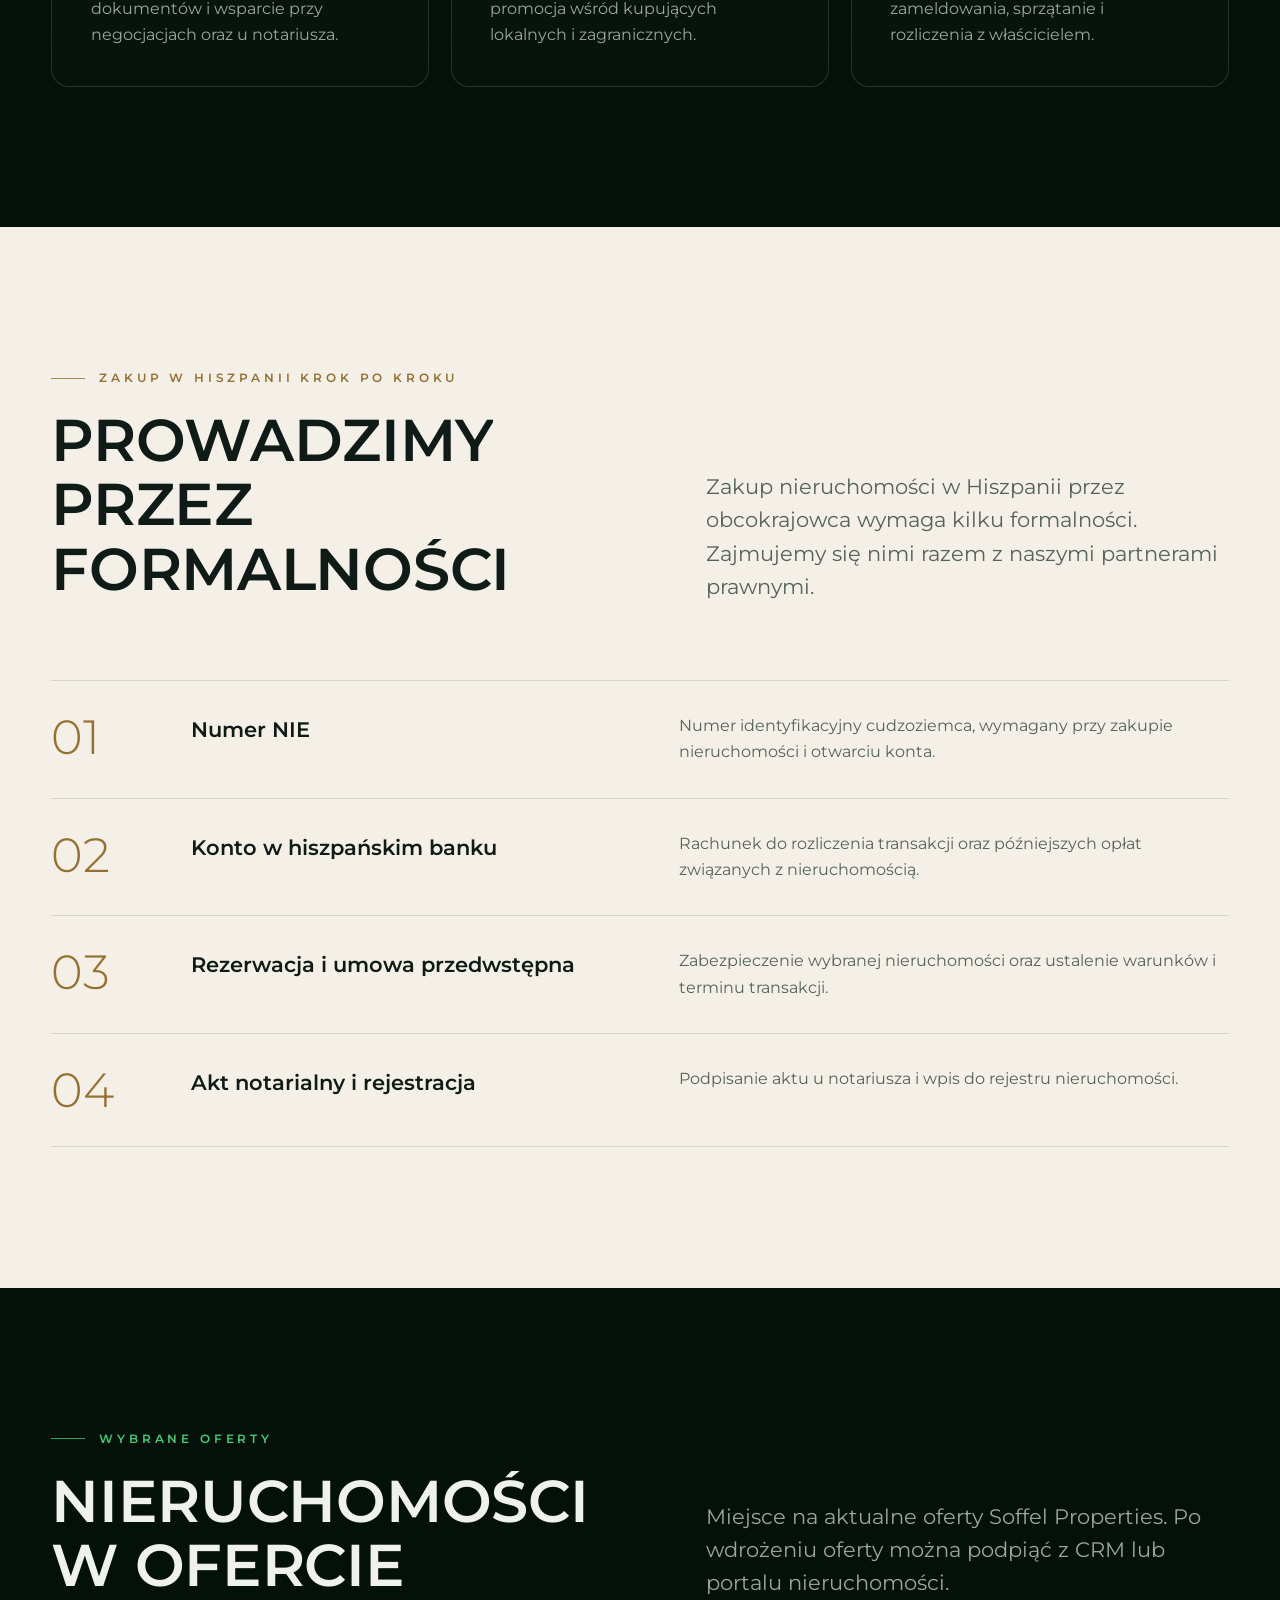
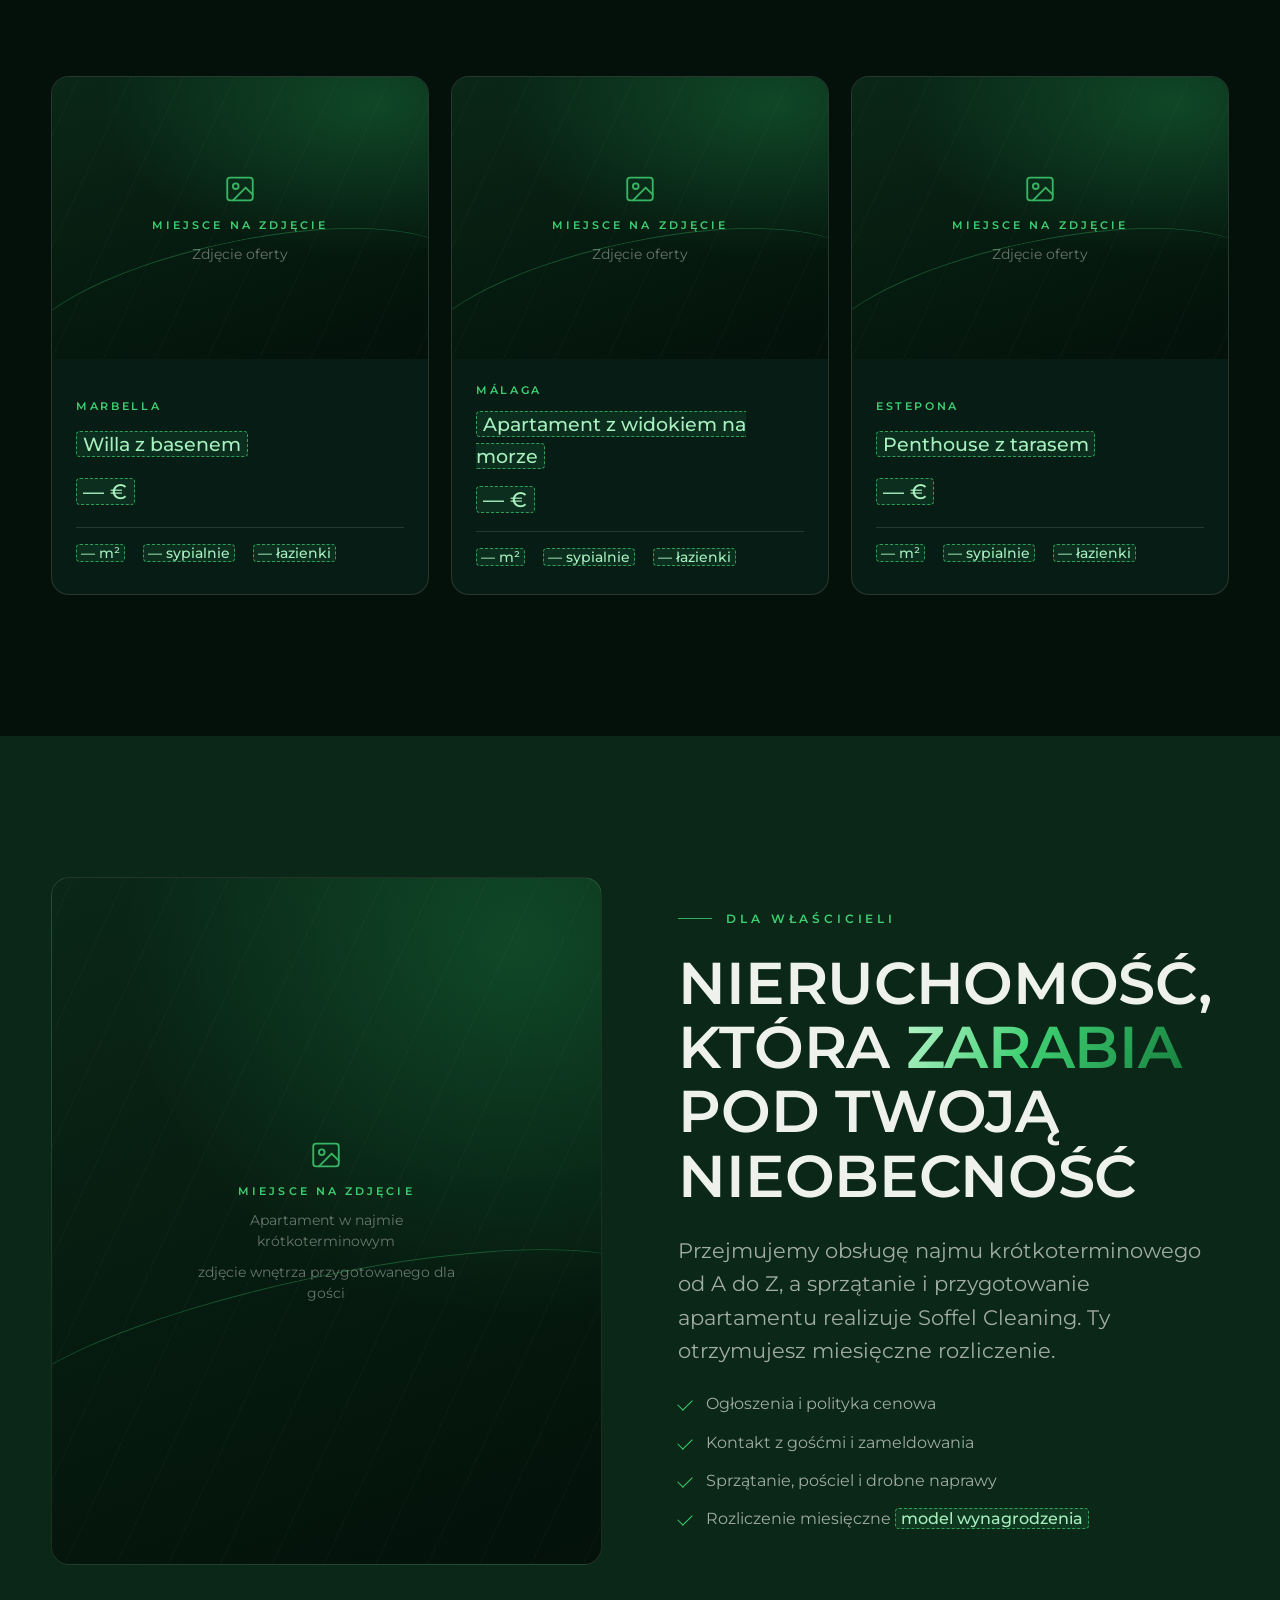
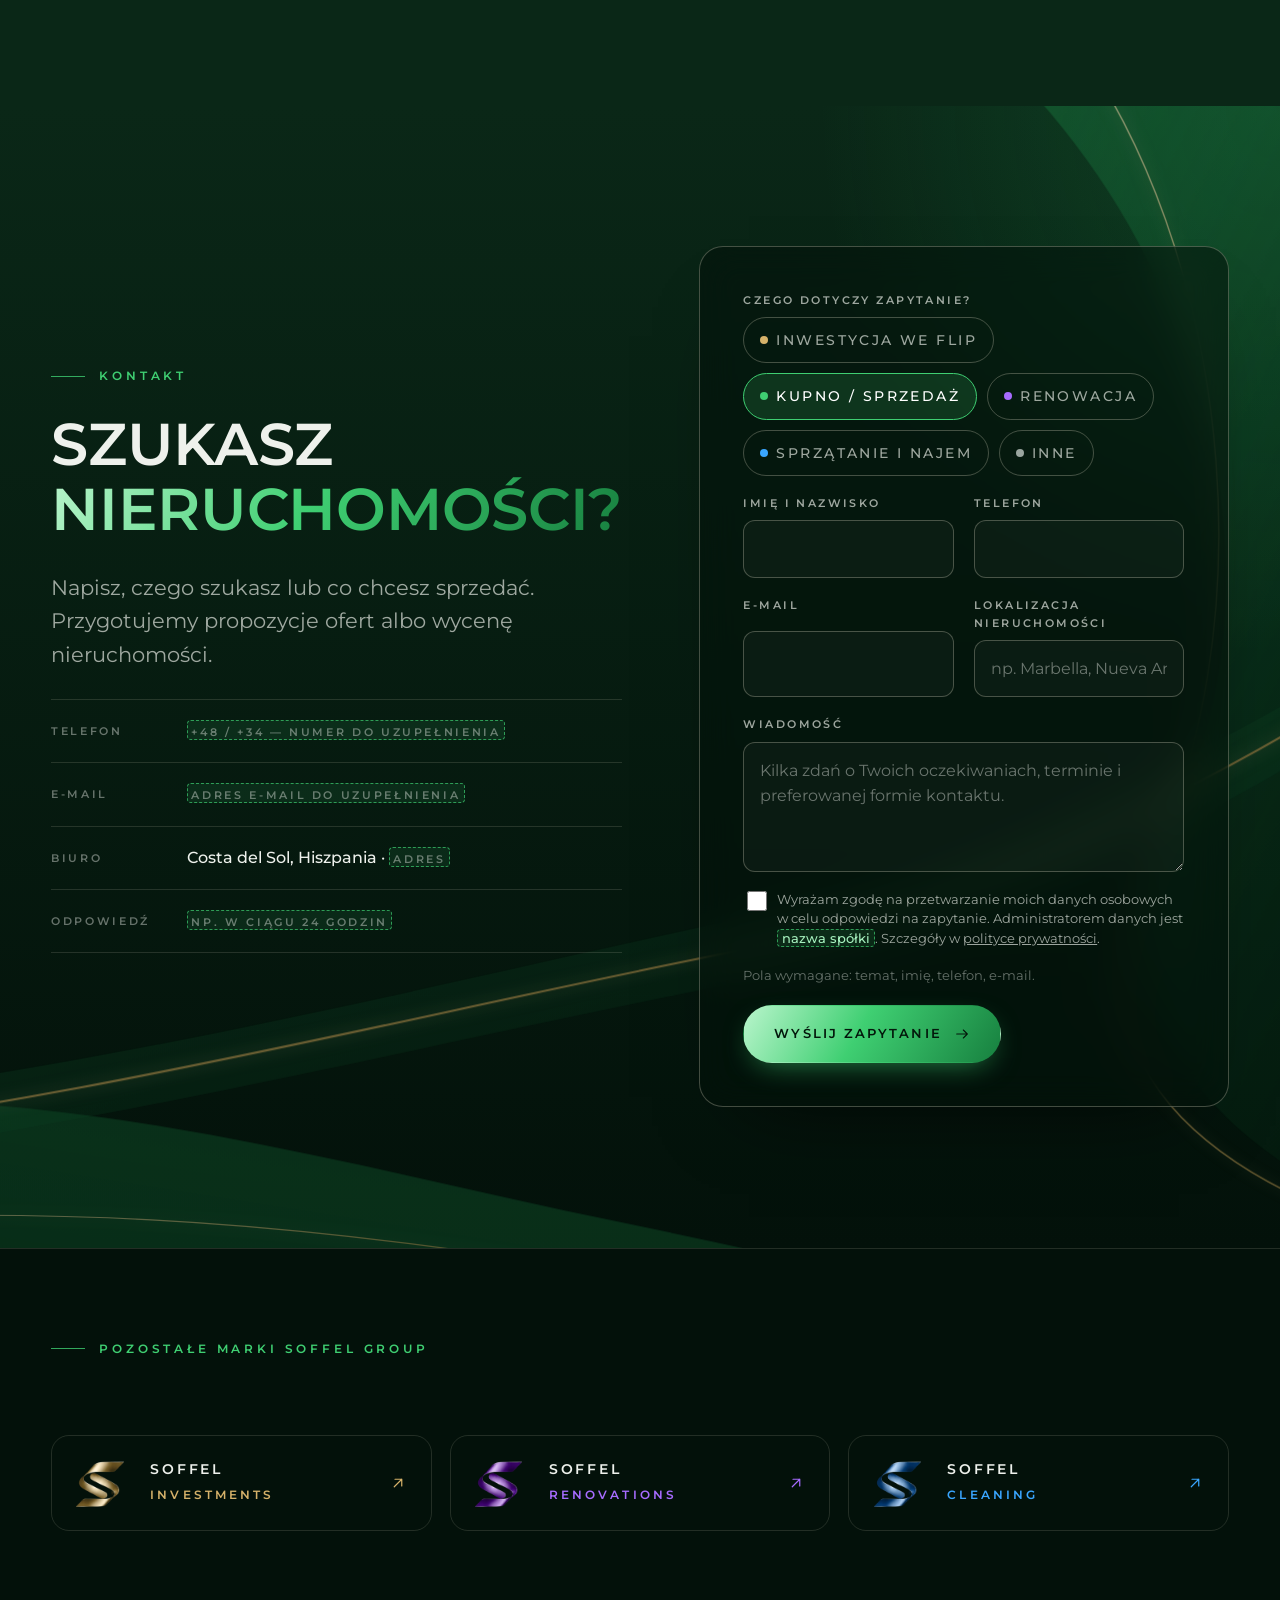
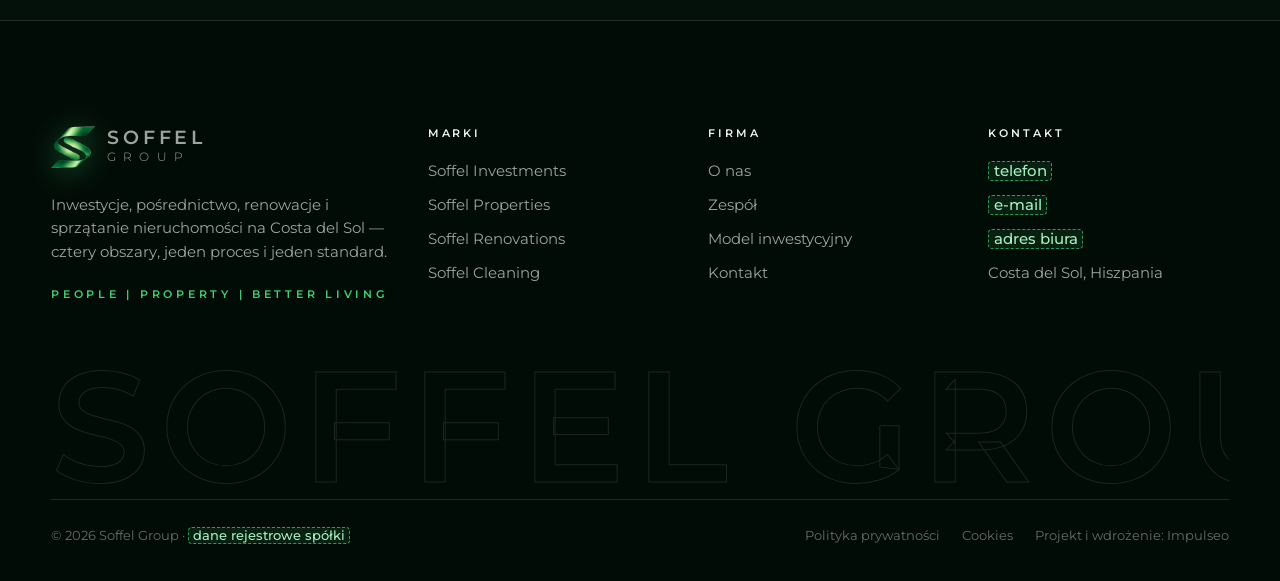
<file: nieruchomosci.html>
<!doctype html>
<html lang="pl">
<head>
<meta charset="utf-8">
<meta name="viewport" content="width=device-width, initial-scale=1, viewport-fit=cover">
<title>Soffel Properties — nieruchomości na Costa del Sol: kupno, sprzedaż, najem | Soffel Group</title>
<meta name="description" content="Agencja nieruchomości Soffel Properties: zakup i sprzedaż nieruchomości w Marbelli, Maladze i na Costa del Sol oraz zarządzanie najmem krótkoterminowym.">
<meta name="robots" content="noindex, nofollow">
<link rel="canonical" href="https://impulseo-pl.github.io/soffel-group/nieruchomosci.html">
<meta name="theme-color" content="#04120d">
<meta property="og:type" content="website">
<meta property="og:locale" content="pl_PL">
<meta property="og:site_name" content="Soffel Group">
<meta property="og:title" content="Soffel Properties — nieruchomości na Costa del Sol: kupno, sprzedaż, najem | Soffel Group">
<meta property="og:description" content="Agencja nieruchomości Soffel Properties: zakup i sprzedaż nieruchomości w Marbelli, Maladze i na Costa del Sol oraz zarządzanie najmem krótkoterminowym.">
<meta property="og:url" content="https://impulseo-pl.github.io/soffel-group/nieruchomosci.html">
<meta property="og:image" content="https://impulseo-pl.github.io/soffel-group/img/hero-villa.webp">
<meta name="twitter:card" content="summary_large_image">
<link rel="icon" type="image/png" href="img/favicon.png">
<link rel="apple-touch-icon" href="img/favicon.png">
<link rel="preconnect" href="https://fonts.googleapis.com">
<link rel="preconnect" href="https://fonts.gstatic.com" crossorigin>
<link href="https://fonts.googleapis.com/css2?family=Montserrat:wght@300;400;500;600;700&display=swap" rel="stylesheet">
<link rel="stylesheet" href="assets/styles.css?v=cdd5c02a">
<script type="application/ld+json">{"@context": "https://schema.org", "@type": "RealEstateAgent", "name": "Soffel Group", "slogan": "People | Property | Better Living", "url": "https://impulseo-pl.github.io/soffel-group/", "logo": "https://impulseo-pl.github.io/soffel-group/img/s-green.png", "areaServed": ["Costa del Sol", "Marbella", "Málaga"], "address": {"@type": "PostalAddress", "addressRegion": "Andalucía", "addressCountry": "ES"}, "subOrganization": [{"@type": "Organization", "name": "Soffel Investments"}, {"@type": "Organization", "name": "Soffel Properties"}, {"@type": "Organization", "name": "Soffel Renovations"}, {"@type": "Organization", "name": "Soffel Cleaning"}]}</script>
</head>
<body data-div="prop">
<svg width="0" height="0" style="position:absolute" aria-hidden="true"><defs>
  <clipPath id="heroClip" clipPathUnits="objectBoundingBox"><path d="M0.985,0.015 C0.63,-0.005 0.13,0.13 0.035,0.5 C-0.045,0.83 0.29,1 0.6,0.985 C0.87,0.97 1,0.79 1,0.52 L1,0.015 Z"/></clipPath>
  <linearGradient id="gGold" x1="0" y1="0" x2="1" y2="1"><stop offset="0" stop-color="#f6e6b8"/><stop offset=".45" stop-color="#d4ae62"/><stop offset="1" stop-color="#8d672b"/></linearGradient>
</defs></svg>
<div class="progress" aria-hidden="true"></div>
<header class="site-header">
  <div class="wrap">
    <a class="brand" href="index.html" aria-label="Soffel Group — strona główna">
      <img src="img/s-green.webp" alt="" width="44" height="44">
      <span class="brand-t"><b>SOFFEL</b><i>GROUP</i></span>
    </a>
    <button class="burger" type="button" aria-expanded="false" aria-controls="menu">
      <span class="lbl"><span class="t-open">Menu</span><span class="t-close">Zamknij</span></span><span class="bars"></span>
    </button>
  </div>
</header>
<div class="menu" id="menu" aria-hidden="true">
  <div class="menu-grid">
    <nav class="menu-main" aria-label="Marki Soffel Group"><ol><li><a href="inwestycje.html" style="--c:#d6b26a" data-mi="inv"><small>01</small><span>Investments</span></a></li><li><a href="nieruchomosci.html" style="--c:#3fcf72" data-mi="prop" aria-current=page><small>02</small><span>Properties</span></a></li><li><a href="renowacje.html" style="--c:#a76cff" data-mi="reno"><small>03</small><span>Renovations</span></a></li><li><a href="sprzatanie.html" style="--c:#3aa6ff" data-mi="clean"><small>04</small><span>Cleaning</span></a></li></ol></nav>
    <div class="menu-side">
      <div><p class="menu-h">Eksploruj</p><ul class="menu-links"><li><a href="index.html">Strona główna</a></li><li><a href="o-nas.html">O nas</a></li><li><a href="o-nas.html#zespol">Zespół</a></li><li><a href="inwestycje.html#model">Model inwestycyjny</a></li><li><a href="#kontakt">Kontakt</a></li></ul></div>
      <div><p class="menu-h">Kontakt</p><ul class="menu-contact"><li><span class="ph">e-mail</span></li><li><span class="ph">telefon</span></li><li class="muted">Costa del Sol · Marbella · Málaga</li></ul></div>
    </div>
    <div class="menu-media" aria-hidden="true">
      <figure class="frame-c"><img class="on" src="img/hero-villa.webp" alt="" data-mi="group" loading="lazy"><img src="img/hero-villa.webp" alt="" data-mi="inv" loading="lazy"><img src="img/kuchnia-salon.webp" alt="" data-mi="prop" loading="lazy"><img src="img/salon-1.webp" alt="" data-mi="reno" loading="lazy"><img src="img/lazienka-wanna.webp" alt="" data-mi="clean" loading="lazy"><span class="menu-mark"><img src="img/s-gold.webp" alt="" data-mi="inv" loading="lazy"><img src="img/s-green.webp" alt="" data-mi="prop" loading="lazy"><img src="img/s-purple.webp" alt="" data-mi="reno" loading="lazy"><img src="img/s-blue.webp" alt="" data-mi="clean" loading="lazy"></span></figure>
    </div>
  </div>
</div>
<main>

<section class="hero sub">
  <svg class="ribbons" viewBox="0 0 1440 900" preserveAspectRatio="xMidYMid slice" aria-hidden="true">
  <defs>
    <linearGradient id="hb1" x1="0" y1="0" x2="1" y2="1"><stop offset="0" style="stop-color:var(--rib-1)" stop-opacity=".55"/><stop offset="1" style="stop-color:var(--rib-2)" stop-opacity=".05"/></linearGradient>
    <linearGradient id="hb2" x1="0" y1="1" x2="1" y2="0"><stop offset="0" style="stop-color:var(--rib-2)" stop-opacity=".95"/><stop offset="1" style="stop-color:var(--rib-1)" stop-opacity=".25"/></linearGradient>
  </defs>
  <g class="drift">
    <path class="band" fill="url(#hb1)" d="M1000,-40 C1170,120 1230,380 1140,560 C1070,720 1160,860 1500,940 L1500,-40 Z"/>
    <path class="band" fill="url(#hb2)" d="M-60,790 C220,760 430,820 660,870 C780,895 900,920 1010,950 L-60,950 Z"/>
    <path class="band" fill="url(#hb1)" opacity=".55" d="M-60,800 C300,760 520,700 800,640 C1060,585 1270,455 1500,300 L1500,345 C1270,505 1060,640 800,690 C520,745 300,805 -60,850 Z"/>
    <path class="gl" d="M-60,825 C300,782 520,720 800,665 C1060,610 1270,480 1500,320"/>
    <path class="gl d2" d="M1070,-40 C1190,140 1210,420 1120,600 C1050,760 1160,880 1500,930"/>
    <path class="gl d3" d="M-60,885 C240,860 450,880 670,915 C770,930 850,945 910,960"/>
    <circle class="spark" cx="1290" cy="462" r="3"/>
    <circle class="spark s2" cx="1120" cy="600" r="2.6"/>
  </g>
</svg>
  <div class="wrap hero-grid">
    <div class="hero-copy">
      <nav class="breadcrumbs fade-up" aria-label="Okruszki"><a href="index.html">Soffel Group</a><span>/</span><span>Properties</span></nav>
      <div class="div-label fade-up"><b>SOFFEL</b><span>Properties</span></div>
      <h1 class="display"><span class="ln"><span>Kupno,</span></span><span class="ln"><span>sprzedaż</span></span><span class="ln"><span><span class="acc-text">i zarządzanie</span></span></span></h1>
      <p class="lead fade-up d1">Soffel Properties to agencja nieruchomości grupy. Pomagamy kupić i sprzedać nieruchomość na Costa del Sol, a po transakcji zajmujemy się jej najmem i bieżącą obsługą.</p>
      <div class="hero-cta fade-up d2">
        <a class="btn btn-primary" href="#kontakt">Zapytaj o nieruchomość <svg viewBox="0 0 24 24" fill="none" stroke="currentColor" stroke-width="1.6" stroke-linecap="round" stroke-linejoin="round"><path d="M4 12h16m-6-6 6 6-6 6"/></svg></a>
        <a class="btn btn-ghost" href="#oferta">Zakres usług</a>
      </div>
      <p class="hero-note fade-up d3">Real Estate Agency</p>
    </div>
    <div class="div-mark" aria-hidden="true"><span class="glow"></span><img src="img/s-green.webp" alt="" width="240" height="240"></div>
  </div>
</section>

<div class="marquee" aria-hidden="true"><div class="track"><span>Marbella</span><span>Málaga</span><span>Estepona</span><span>Benahavís</span><span>Mijas</span><span>Fuengirola</span><span>Nueva Andalucía</span><span>Benalmádena</span><span>Marbella</span><span>Málaga</span><span>Estepona</span><span>Benahavís</span><span>Mijas</span><span>Fuengirola</span><span>Nueva Andalucía</span><span>Benalmádena</span></div></div>

<section class="sec" id="oferta">
  <div class="wrap">
    <div class="sec-head split">
      <div style="display:grid;gap:22px"><span class="eyebrow">Zakres usług</span><h2 class="h2 split-words">Agencja, która zna rynek <span class="acc-text">od środka</span></h2></div>
      <p class="lead rv">Jako część grupy, która sama inwestuje i remontuje, oceniamy nieruchomości nie tylko po cenie, ale też po stanie technicznym i potencjale wzrostu wartości.</p>
    </div>
    <div class="cards" data-stagger>
      <article class="card"><span class="ic"><svg viewBox="0 0 24 24" fill="none" stroke="currentColor" stroke-width="1.5" stroke-linecap="round" stroke-linejoin="round"><circle cx="11" cy="11" r="7"/><path d="m20 20-3.5-3.5"/></svg></span><span class="k">01</span><h3>Zakup nieruchomości</h3><p>Wyszukiwanie ofert według Twoich kryteriów, oględziny, weryfikacja dokumentów i wsparcie przy negocjacjach oraz u notariusza.</p></article>
      <article class="card"><span class="ic"><svg viewBox="0 0 24 24" fill="none" stroke="currentColor" stroke-width="1.5" stroke-linecap="round" stroke-linejoin="round"><circle cx="8" cy="15" r="4"/><path d="m11 12 9-9m-3 3 3 3m-6 0 2 2"/></svg></span><span class="k">02</span><h3>Sprzedaż nieruchomości</h3><p>Wycena, przygotowanie do sprzedaży, profesjonalne zdjęcia i promocja wśród kupujących lokalnych i zagranicznych.</p></article>
      <article class="card"><span class="ic"><svg viewBox="0 0 24 24" fill="none" stroke="currentColor" stroke-width="1.5" stroke-linecap="round" stroke-linejoin="round"><rect x="3" y="5" width="18" height="16" rx="2"/><path d="M3 10h18M8 3v4m8-4v4"/></svg></span><span class="k">03</span><h3>Zarządzanie najmem</h3><p>Obsługa najmu krótkoterminowego: ogłoszenia, kontakt z gośćmi, zameldowania, sprzątanie i rozliczenia z właścicielem.</p></article>
    </div>
  </div>
</section>

<section class="paper sec">
  <div class="wrap">
    <div class="sec-head split">
      <div style="display:grid;gap:22px"><span class="eyebrow">Zakup w Hiszpanii krok po kroku</span><h2 class="h2 split-words">Prowadzimy przez formalności</h2></div>
      <p class="lead rv">Zakup nieruchomości w Hiszpanii przez obcokrajowca wymaga kilku formalności. Zajmujemy się nimi razem z naszymi partnerami prawnymi.</p>
    </div>
    <ol class="proc">
      <li class="rv"><h3>Numer NIE</h3><p>Numer identyfikacyjny cudzoziemca, wymagany przy zakupie nieruchomości i otwarciu konta.</p></li>
      <li class="rv"><h3>Konto w hiszpańskim banku</h3><p>Rachunek do rozliczenia transakcji oraz późniejszych opłat związanych z nieruchomością.</p></li>
      <li class="rv"><h3>Rezerwacja i umowa przedwstępna</h3><p>Zabezpieczenie wybranej nieruchomości oraz ustalenie warunków i terminu transakcji.</p></li>
      <li class="rv"><h3>Akt notarialny i rejestracja</h3><p>Podpisanie aktu u notariusza i wpis do rejestru nieruchomości.</p></li>
    </ol>
  </div>
</section>

<section class="sec">
  <div class="wrap">
    <div class="sec-head split">
      <div style="display:grid;gap:22px"><span class="eyebrow">Wybrane oferty</span><h2 class="h2 split-words">Nieruchomości w ofercie</h2></div>
      <p class="lead rv">Miejsce na aktualne oferty Soffel Properties. Po wdrożeniu oferty można podpiąć z CRM lub portalu nieruchomości.</p>
    </div>
    <div class="cards" data-stagger><article class="listing">
        <div class="ph-img " style="" role="img" aria-label="Miejsce na zdjęcie: Zdjęcie oferty"><div class="ph-in"><svg viewBox="0 0 24 24" fill="none" stroke="currentColor" stroke-width="1.3" stroke-linecap="round" stroke-linejoin="round"><rect x="3" y="4" width="18" height="16" rx="2"/><circle cx="9" cy="10" r="2"/><path d="m21 16-5-5-9 9"/></svg><b>Miejsce na zdjęcie</b><span>Zdjęcie oferty</span></div></div>
        <div class="in"><span class="loc">Marbella</span><h3><span class="ph">Willa z basenem</span></h3><span class="price"><span class="ph">— €</span></span>
        <div class="meta"><span><span class="ph">— m²</span></span><span><span class="ph">— sypialnie</span></span><span><span class="ph">— łazienki</span></span></div></div>
      </article><article class="listing">
        <div class="ph-img " style="" role="img" aria-label="Miejsce na zdjęcie: Zdjęcie oferty"><div class="ph-in"><svg viewBox="0 0 24 24" fill="none" stroke="currentColor" stroke-width="1.3" stroke-linecap="round" stroke-linejoin="round"><rect x="3" y="4" width="18" height="16" rx="2"/><circle cx="9" cy="10" r="2"/><path d="m21 16-5-5-9 9"/></svg><b>Miejsce na zdjęcie</b><span>Zdjęcie oferty</span></div></div>
        <div class="in"><span class="loc">Málaga</span><h3><span class="ph">Apartament z widokiem na morze</span></h3><span class="price"><span class="ph">— €</span></span>
        <div class="meta"><span><span class="ph">— m²</span></span><span><span class="ph">— sypialnie</span></span><span><span class="ph">— łazienki</span></span></div></div>
      </article><article class="listing">
        <div class="ph-img " style="" role="img" aria-label="Miejsce na zdjęcie: Zdjęcie oferty"><div class="ph-in"><svg viewBox="0 0 24 24" fill="none" stroke="currentColor" stroke-width="1.3" stroke-linecap="round" stroke-linejoin="round"><rect x="3" y="4" width="18" height="16" rx="2"/><circle cx="9" cy="10" r="2"/><path d="m21 16-5-5-9 9"/></svg><b>Miejsce na zdjęcie</b><span>Zdjęcie oferty</span></div></div>
        <div class="in"><span class="loc">Estepona</span><h3><span class="ph">Penthouse z tarasem</span></h3><span class="price"><span class="ph">— €</span></span>
        <div class="meta"><span><span class="ph">— m²</span></span><span><span class="ph">— sypialnie</span></span><span><span class="ph">— łazienki</span></span></div></div>
      </article></div>
  </div>
</section>

<section class="sec tint">
  <div class="wrap split">
    <div class="media rv-img"><div class="ph-img " style="" role="img" aria-label="Miejsce na zdjęcie: Apartament w najmie krótkoterminowym"><div class="ph-in"><svg viewBox="0 0 24 24" fill="none" stroke="currentColor" stroke-width="1.3" stroke-linecap="round" stroke-linejoin="round"><rect x="3" y="4" width="18" height="16" rx="2"/><circle cx="9" cy="10" r="2"/><path d="m21 16-5-5-9 9"/></svg><b>Miejsce na zdjęcie</b><span>Apartament w najmie krótkoterminowym</span><span>zdjęcie wnętrza przygotowanego dla gości</span></div></div></div>
    <div class="copy">
      <span class="eyebrow">Dla właścicieli</span>
      <h2 class="h2 split-words">Nieruchomość, która <span class="acc-text">zarabia</span> pod Twoją nieobecność</h2>
      <p class="lead rv">Przejmujemy obsługę najmu krótkoterminowego od A do Z, a sprzątanie i przygotowanie apartamentu realizuje Soffel Cleaning. Ty otrzymujesz miesięczne rozliczenie.</p>
      <ul class="ticks rv" style="display:grid;gap:12px;color:var(--muted)"><li>Ogłoszenia i polityka cenowa</li><li>Kontakt z gośćmi i zameldowania</li><li>Sprzątanie, pościel i drobne naprawy</li><li>Rozliczenie miesięczne <span class="ph">model wynagrodzenia</span></li></ul>
    </div>
  </div>
</section>

<section class="contact sec" id="kontakt">
  <svg class="ribbons" viewBox="0 0 1440 900" preserveAspectRatio="xMidYMid slice" aria-hidden="true">
  <defs>
    <linearGradient id="cb1" x1="0" y1="0" x2="1" y2="1"><stop offset="0" style="stop-color:var(--rib-1)" stop-opacity=".55"/><stop offset="1" style="stop-color:var(--rib-2)" stop-opacity=".05"/></linearGradient>
    <linearGradient id="cb2" x1="0" y1="1" x2="1" y2="0"><stop offset="0" style="stop-color:var(--rib-2)" stop-opacity=".95"/><stop offset="1" style="stop-color:var(--rib-1)" stop-opacity=".25"/></linearGradient>
  </defs>
  <g class="drift">
    <path class="band" fill="url(#cb1)" d="M1000,-40 C1170,120 1230,380 1140,560 C1070,720 1160,860 1500,940 L1500,-40 Z"/>
    <path class="band" fill="url(#cb2)" d="M-60,790 C220,760 430,820 660,870 C780,895 900,920 1010,950 L-60,950 Z"/>
    <path class="band" fill="url(#cb1)" opacity=".55" d="M-60,800 C300,760 520,700 800,640 C1060,585 1270,455 1500,300 L1500,345 C1270,505 1060,640 800,690 C520,745 300,805 -60,850 Z"/>
    <path class="gl" d="M-60,825 C300,782 520,720 800,665 C1060,610 1270,480 1500,320"/>
    <path class="gl d2" d="M1070,-40 C1190,140 1210,420 1120,600 C1050,760 1160,880 1500,930"/>
    <path class="gl d3" d="M-60,885 C240,860 450,880 670,915 C770,930 850,945 910,960"/>
    <circle class="spark" cx="1290" cy="462" r="3"/>
    <circle class="spark s2" cx="1120" cy="600" r="2.6"/>
  </g>
</svg>
  <div class="wrap contact-grid">
    <div class="contact-info rv">
      <span class="eyebrow">Kontakt</span>
      <h2 class="h2 split-words">Szukasz <span class="acc-text">nieruchomości?</span></h2>
      <p class="lead">Napisz, czego szukasz lub co chcesz sprzedać. Przygotujemy propozycje ofert albo wycenę nieruchomości.</p>
      <div class="contact-lines">
        <div><span>Telefon</span><b><span class="ph">+48 / +34 — numer do uzupełnienia</span></b></div>
        <div><span>E-mail</span><b><span class="ph">adres e-mail do uzupełnienia</span></b></div>
        <div><span>Biuro</span><b>Costa del Sol, Hiszpania · <span class="ph">adres</span></b></div>
        <div><span>Odpowiedź</span><b><span class="ph">np. w ciągu 24 godzin</span></b></div>
      </div>
    </div>
    <form class="form rv" style="--d:.15s" action="#" method="post" novalidate>
      <div class="field full"><label>Czego dotyczy zapytanie?</label><div class="chips"><label style="--c:#d6b26a"><input type="radio" name="temat" value="inv" required><span><i></i>Inwestycja we flip</span></label><label style="--c:#3fcf72"><input type="radio" name="temat" value="prop" checked required><span><i></i>Kupno / sprzedaż</span></label><label style="--c:#a76cff"><input type="radio" name="temat" value="reno" required><span><i></i>Renowacja</span></label><label style="--c:#3aa6ff"><input type="radio" name="temat" value="clean" required><span><i></i>Sprzątanie i najem</span></label><label style="--c:#9aa59f"><input type="radio" name="temat" value="other" required><span><i></i>Inne</span></label></div></div>
      <div class="field"><label for="f-imie">Imię i nazwisko</label><input id="f-imie" name="imie" autocomplete="name" required></div>
      <div class="field"><label for="f-tel">Telefon</label><input id="f-tel" name="telefon" type="tel" autocomplete="tel" required></div>
      <div class="field"><label for="f-mail">E-mail</label><input id="f-mail" name="email" type="email" autocomplete="email" required></div>
      <div class="field"><label for="f-lok">Lokalizacja nieruchomości</label><input id="f-lok" name="lokalizacja" placeholder="np. Marbella, Nueva Andalucía"></div>
      <div class="field full"><label for="f-msg">Wiadomość</label><textarea id="f-msg" name="wiadomosc" placeholder="Kilka zdań o Twoich oczekiwaniach, terminie i preferowanej formie kontaktu."></textarea></div>
      <label class="consent full"><input type="checkbox" required><span>Wyrażam zgodę na przetwarzanie moich danych osobowych w celu odpowiedzi na zapytanie. Administratorem danych jest <span class="ph">nazwa spółki</span>. Szczegóły w <a href="#" style="text-decoration:underline">polityce prywatności</a>.</span></label>
      <div class="actions full"><small>Pola wymagane: temat, imię, telefon, e-mail.</small><button class="btn btn-primary" type="submit">Wyślij zapytanie <svg viewBox="0 0 24 24" fill="none" stroke="currentColor" stroke-width="1.6" stroke-linecap="round" stroke-linejoin="round"><path d="M4 12h16m-6-6 6 6-6 6"/></svg></button></div>
      <div class="form-ok"><div class="tick"><svg viewBox="0 0 24 24" fill="none" stroke="currentColor" stroke-width="2" stroke-linecap="round" stroke-linejoin="round"><path d="m5 12 5 5 9-10"/></svg></div><h3 class="h3">Dziękujemy za wiadomość</h3><p class="muted">To wersja demonstracyjna — po wdrożeniu formularz będzie trafiał bezpośrednio na skrzynkę Soffel Group.</p></div>
    </form>
  </div>
</section>
<section class="sec-sm" style="border-top:1px solid var(--line)">
  <div class="wrap">
    <div class="sec-head"><span class="eyebrow">Pozostałe marki Soffel Group</span></div>
    <div class="siblings"><a class="sib rv" style="--c:#d6b26a;--d:0.0s" href="inwestycje.html"><img src="img/s-gold.webp" alt="" width="48" height="48" loading="lazy"><div><b>SOFFEL</b><span>Investments</span></div><svg viewBox="0 0 24 24" fill="none" stroke="currentColor" stroke-width="1.6" stroke-linecap="round" stroke-linejoin="round"><path d="M7 17 17 7M8 7h9v9"/></svg></a><a class="sib rv" style="--c:#a76cff;--d:0.08s" href="renowacje.html"><img src="img/s-purple.webp" alt="" width="48" height="48" loading="lazy"><div><b>SOFFEL</b><span>Renovations</span></div><svg viewBox="0 0 24 24" fill="none" stroke="currentColor" stroke-width="1.6" stroke-linecap="round" stroke-linejoin="round"><path d="M7 17 17 7M8 7h9v9"/></svg></a><a class="sib rv" style="--c:#3aa6ff;--d:0.16s" href="sprzatanie.html"><img src="img/s-blue.webp" alt="" width="48" height="48" loading="lazy"><div><b>SOFFEL</b><span>Cleaning</span></div><svg viewBox="0 0 24 24" fill="none" stroke="currentColor" stroke-width="1.6" stroke-linecap="round" stroke-linejoin="round"><path d="M7 17 17 7M8 7h9v9"/></svg></a></div>
  </div>
</section>

</main>
<footer class="site-footer">
  <div class="wrap">
    <div class="foot-top">
      <div>
        <a class="brand" href="index.html"><img src="img/s-green.webp" alt="" width="44" height="44"><span class="brand-t"><b>SOFFEL</b><i>GROUP</i></span></a>
        <p class="about">Inwestycje, pośrednictwo, renowacje i sprzątanie nieruchomości na Costa del Sol — cztery obszary, jeden proces i jeden standard.</p>
        <p class="tagline">People | Property | Better Living</p>
      </div>
      <div><h4>Marki</h4><ul><li><a href="inwestycje.html">Soffel Investments</a></li><li><a href="nieruchomosci.html">Soffel Properties</a></li><li><a href="renowacje.html">Soffel Renovations</a></li><li><a href="sprzatanie.html">Soffel Cleaning</a></li></ul></div>
      <div><h4>Firma</h4><ul><li><a href="o-nas.html">O nas</a></li><li><a href="o-nas.html#zespol">Zespół</a></li><li><a href="inwestycje.html#model">Model inwestycyjny</a></li><li><a href="#kontakt">Kontakt</a></li></ul></div>
      <div><h4>Kontakt</h4><ul><li><span class="ph">telefon</span></li><li><span class="ph">e-mail</span></li><li><span class="ph">adres biura</span></li><li>Costa del Sol, Hiszpania</li></ul></div>
    </div>
    <div class="foot-big" aria-hidden="true">Soffel Group</div>
    <div class="foot-bot">
      <span>© 2026 Soffel Group · <span class="ph">dane rejestrowe spółki</span></span>
      <nav><a href="#">Polityka prywatności</a><a href="#">Cookies</a><span>Projekt i wdrożenie: Impulseo</span></nav>
    </div>
  </div>
</footer>
<div class="lb" role="dialog" aria-modal="true" aria-label="Podgląd zdjęcia"><img alt=""><button class="x" type="button" aria-label="Zamknij"><svg viewBox="0 0 24 24" fill="none" stroke="currentColor" stroke-width="1.6" stroke-linecap="round"><path d="M6 6l12 12M18 6 6 18"/></svg></button><button class="pv" type="button" aria-label="Poprzednie"><svg viewBox="0 0 24 24" fill="none" stroke="currentColor" stroke-width="1.6" stroke-linecap="round" stroke-linejoin="round"><path d="m15 6-6 6 6 6"/></svg></button><button class="nx" type="button" aria-label="Następne"><svg viewBox="0 0 24 24" fill="none" stroke="currentColor" stroke-width="1.6" stroke-linecap="round" stroke-linejoin="round"><path d="m9 6 6 6-6 6"/></svg></button></div>
<script src="assets/main.js?v=38920b10" defer></script>
</body>
</html>
</file>
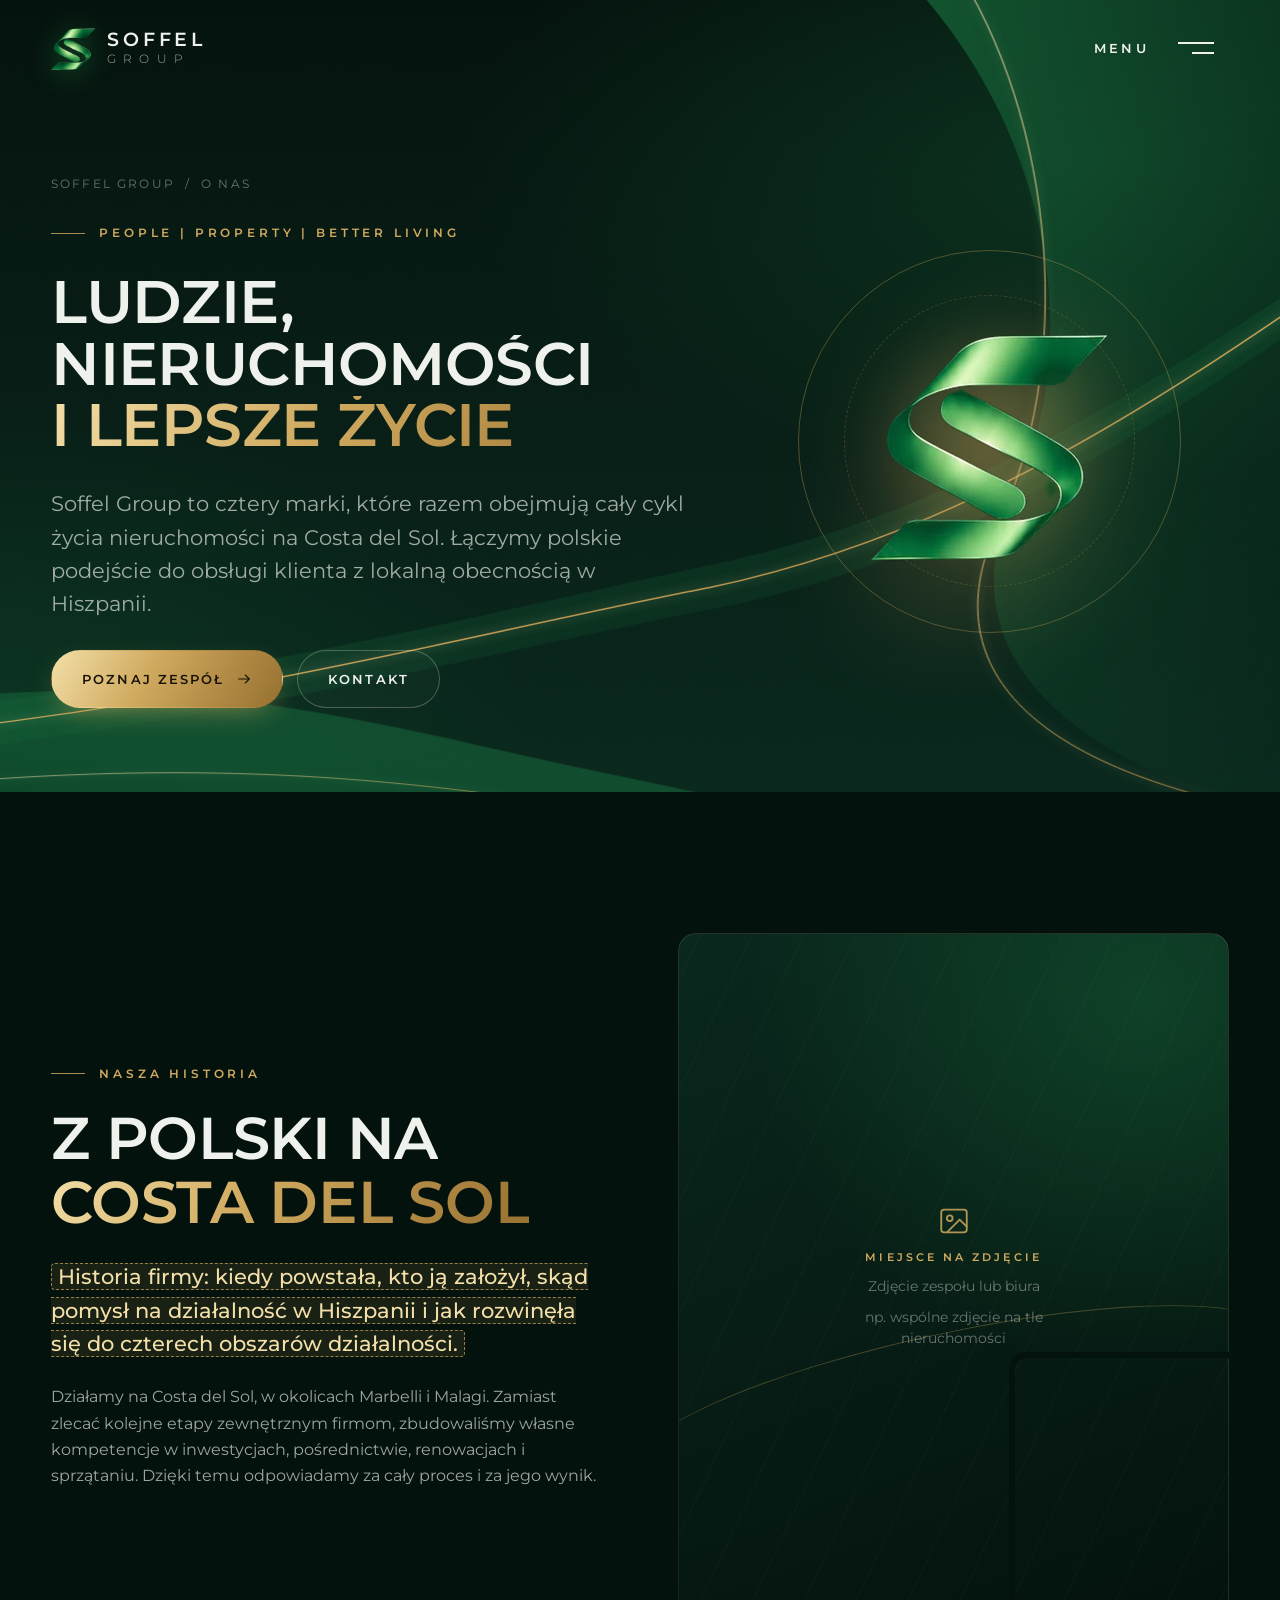
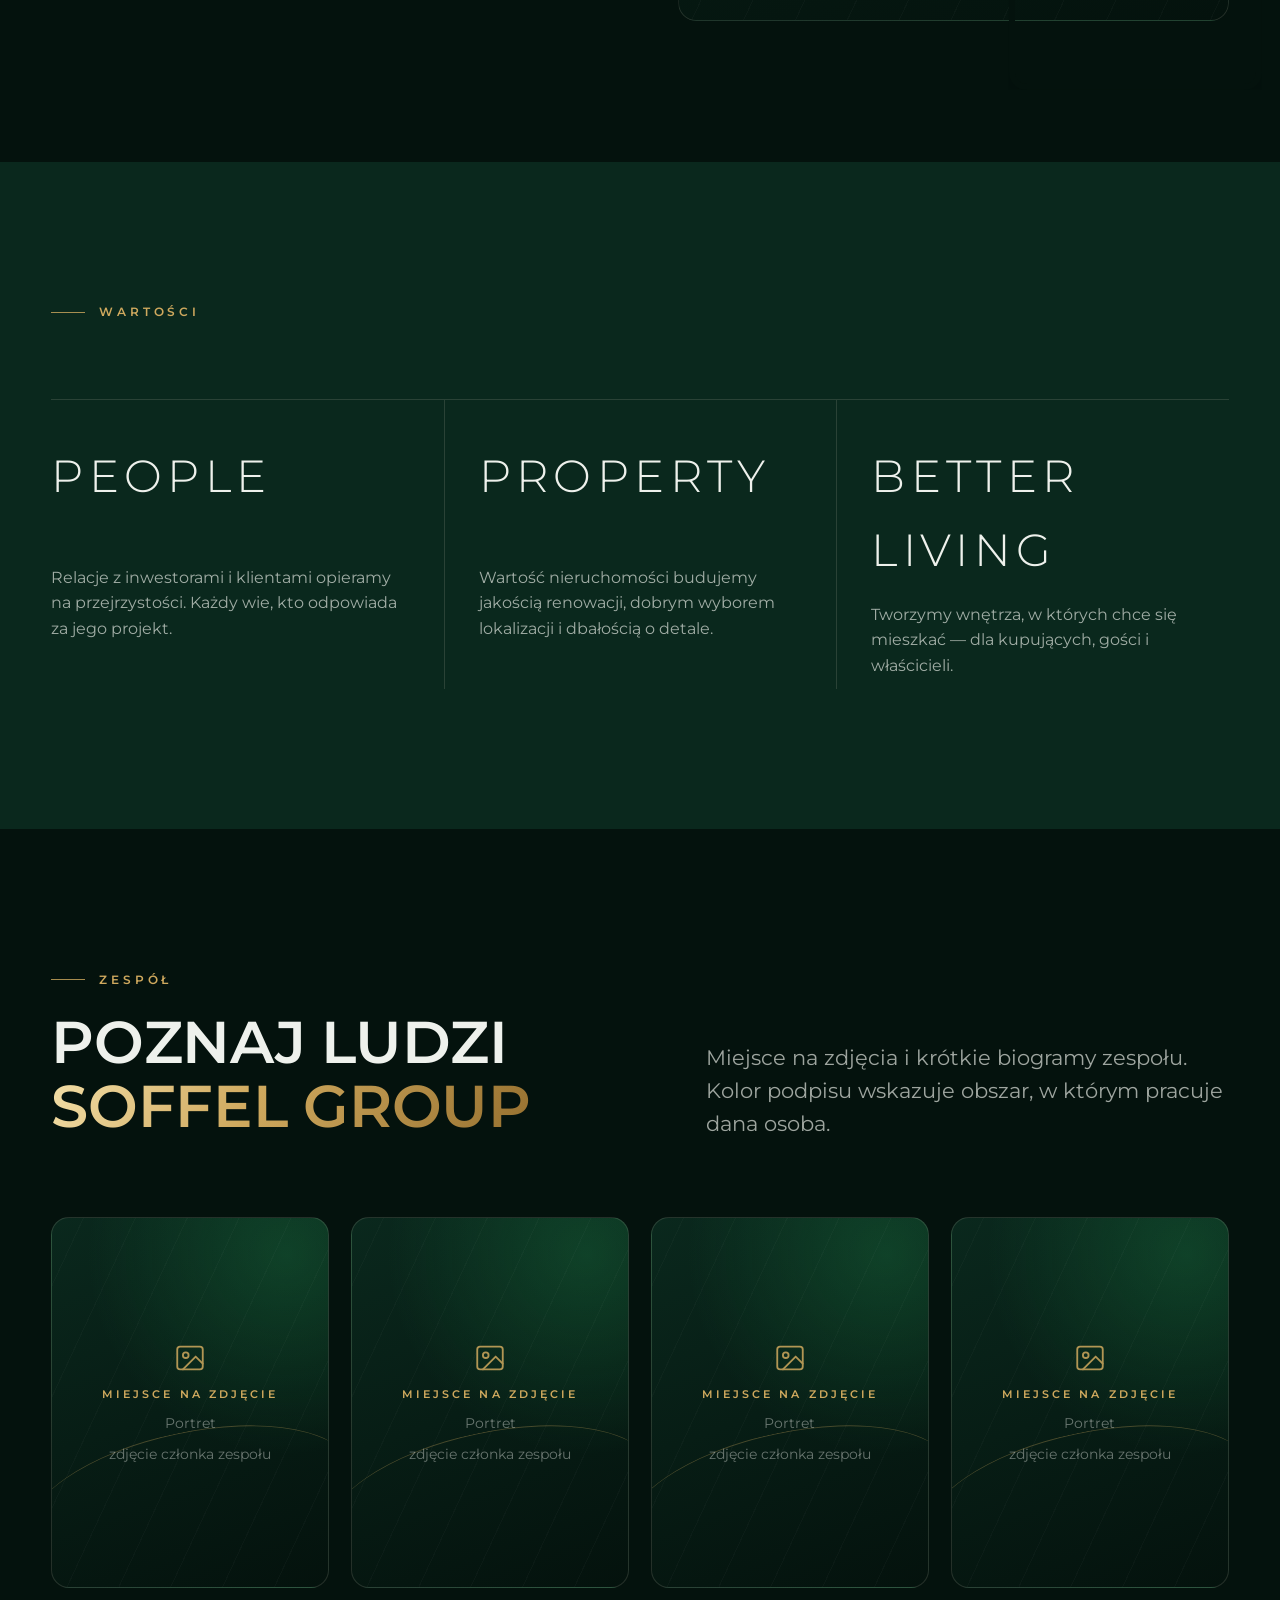
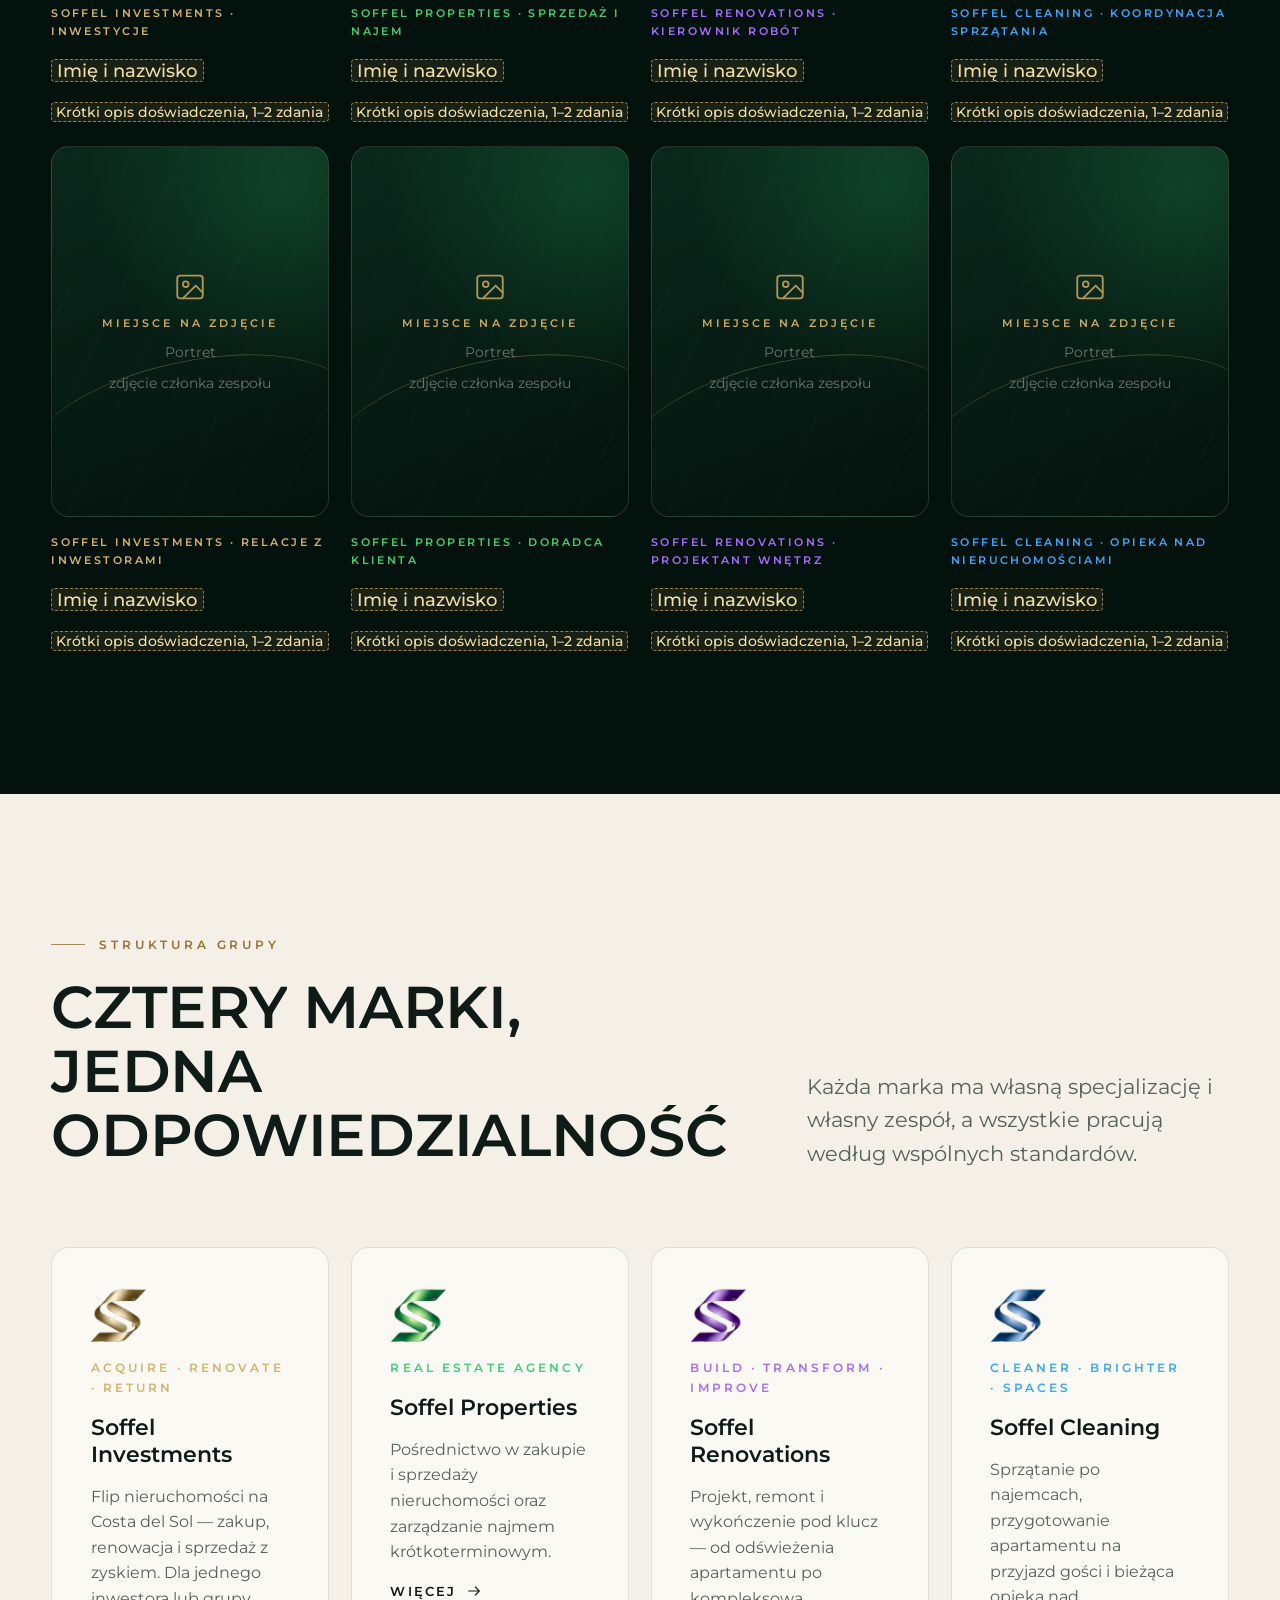
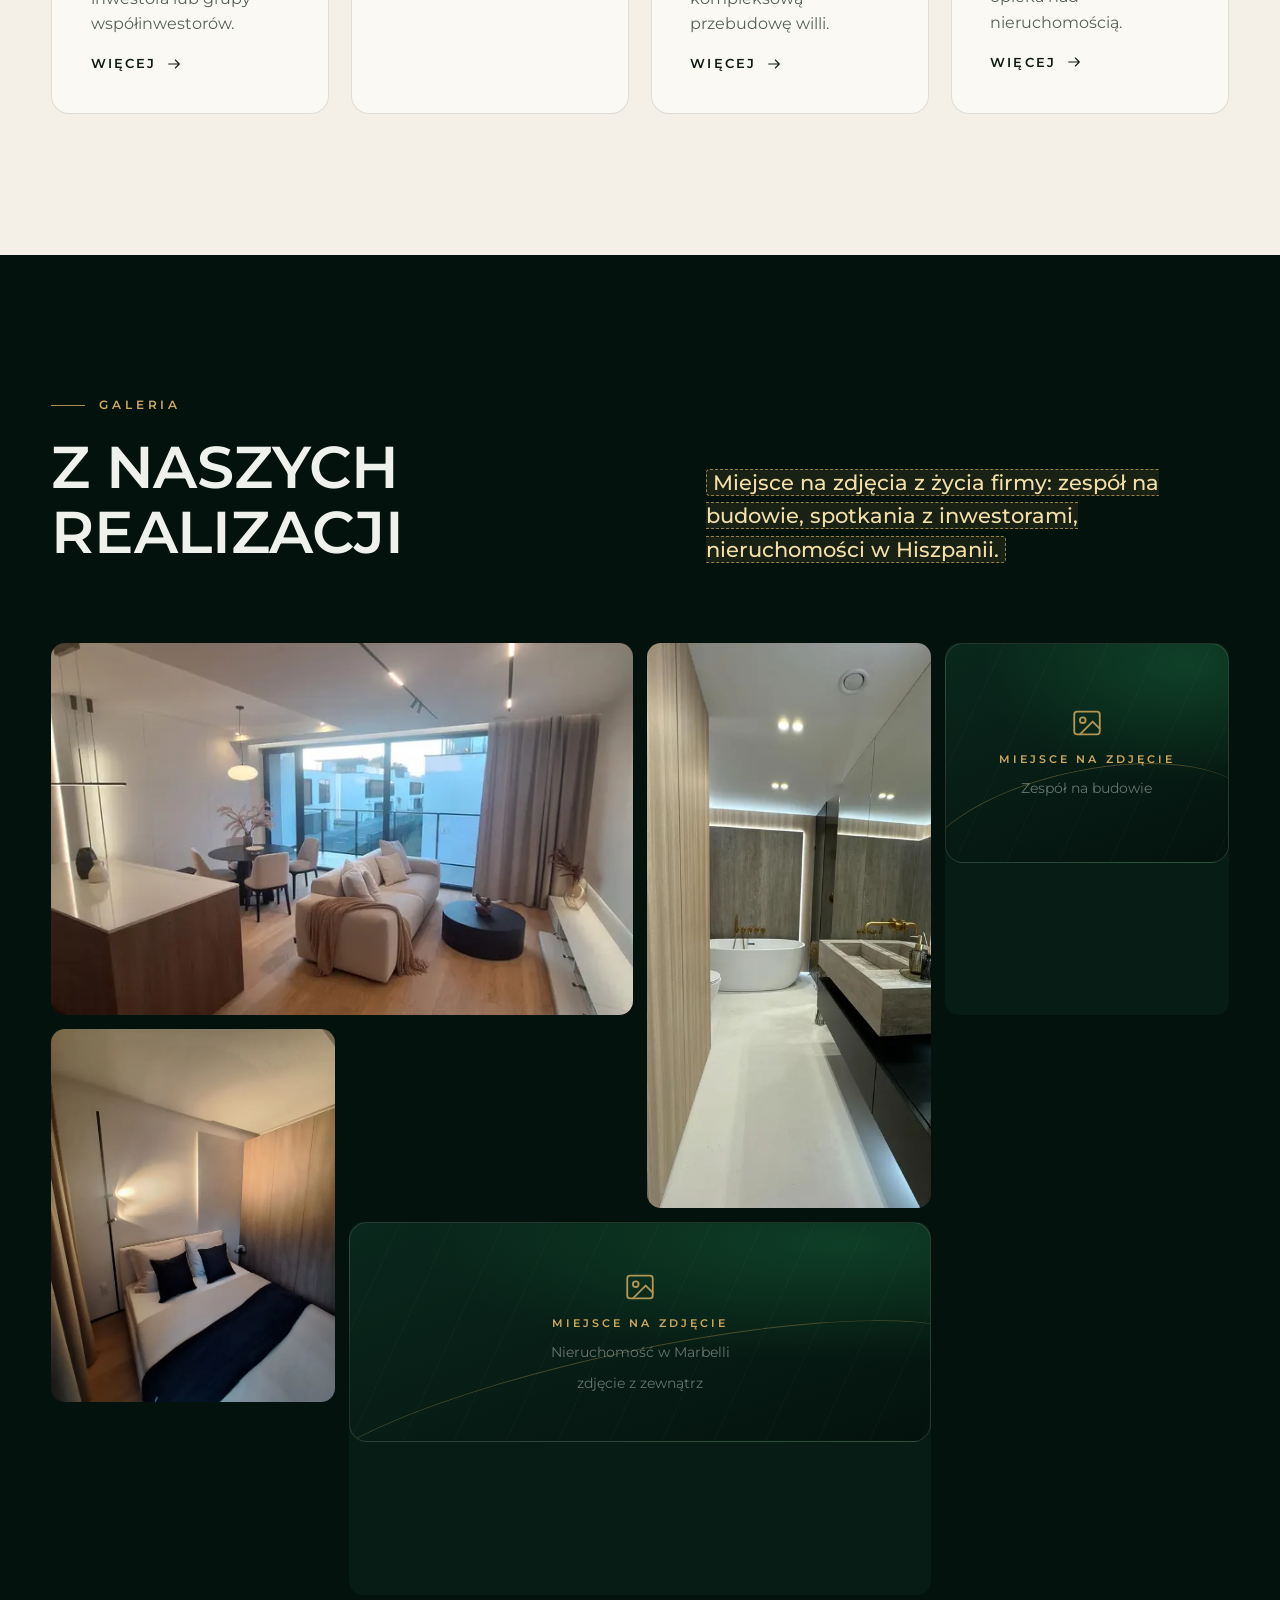
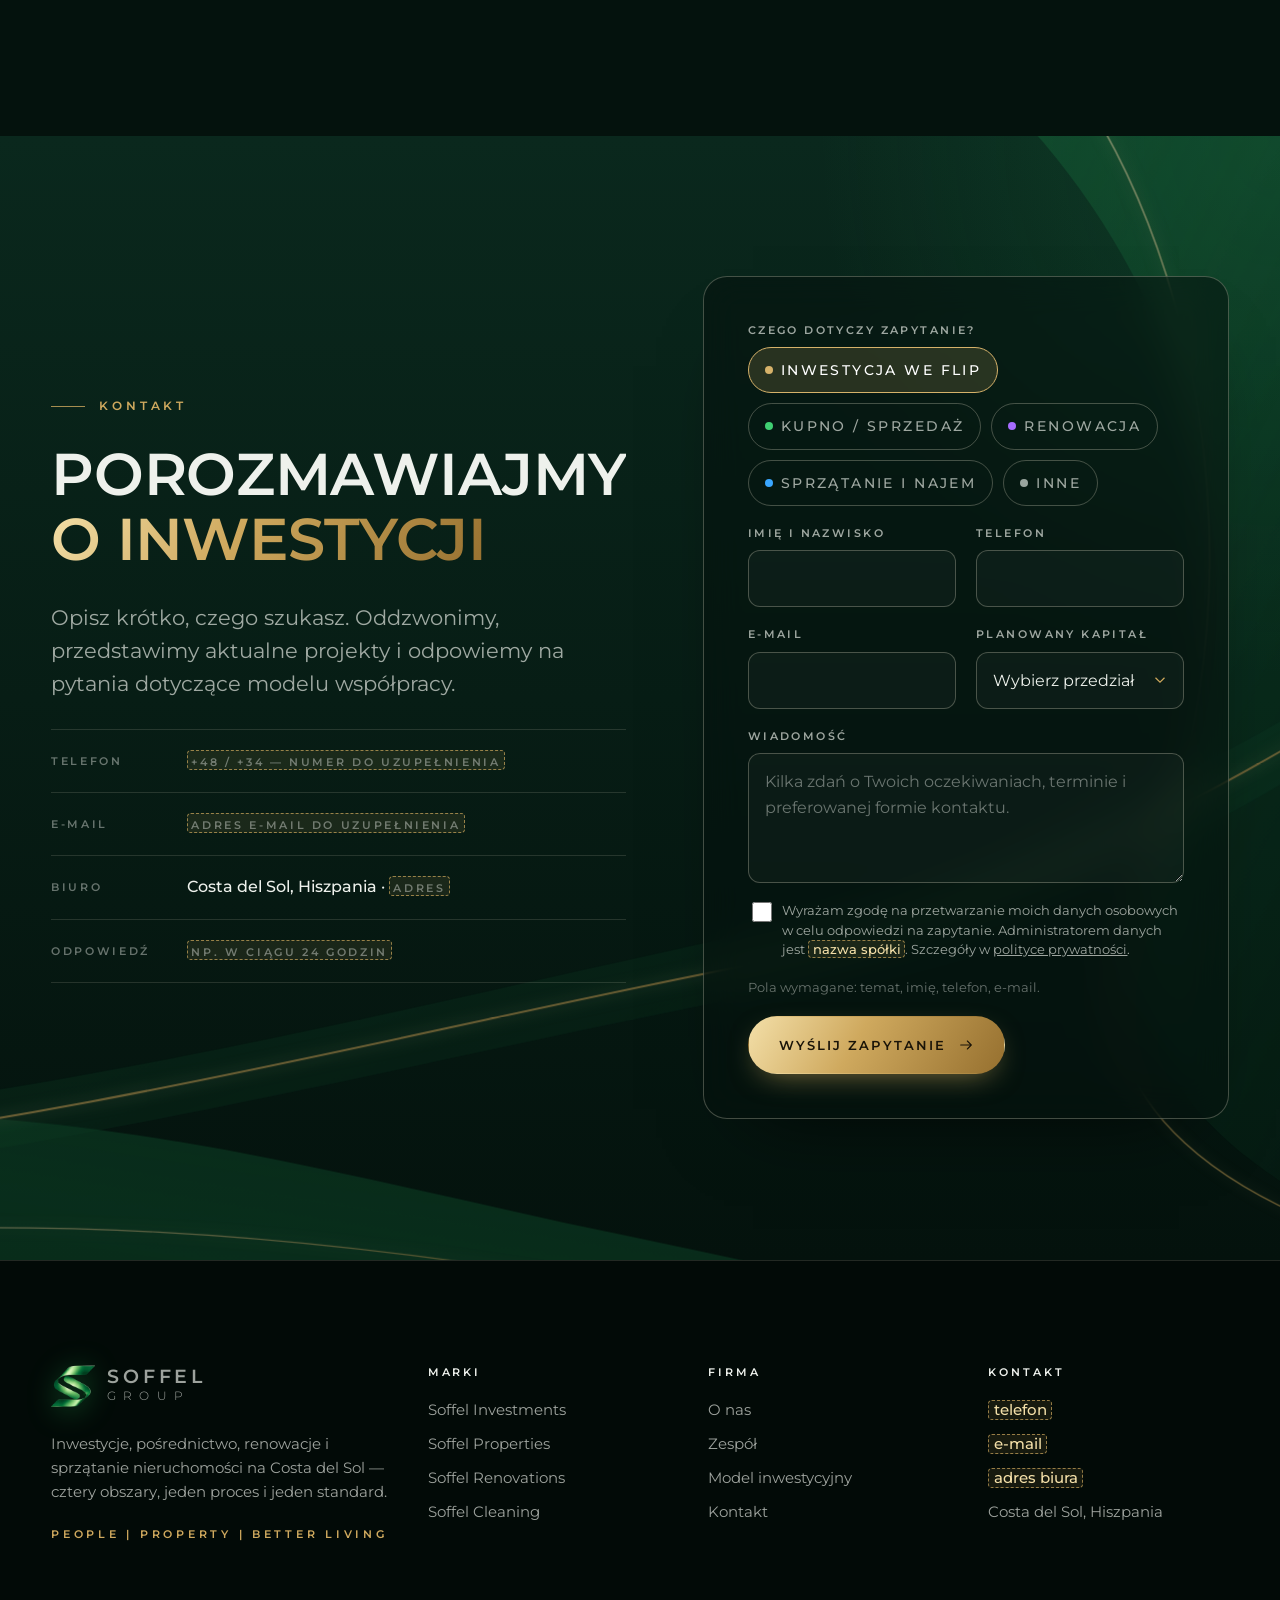
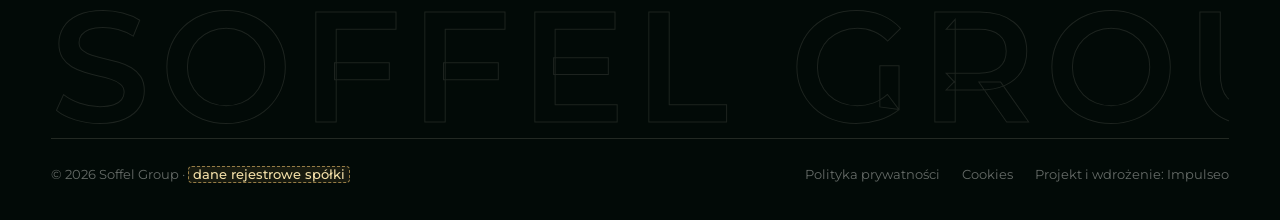
<file: o-nas.html>
<!doctype html>
<html lang="pl">
<head>
<meta charset="utf-8">
<meta name="viewport" content="width=device-width, initial-scale=1, viewport-fit=cover">
<title>O nas i zespół — Soffel Group | Nieruchomości na Costa del Sol</title>
<meta name="description" content="Poznaj Soffel Group: cztery marki i zespół, który prowadzi inwestycje, sprzedaż, renowacje i sprzątanie nieruchomości w Marbelli i Maladze.">
<meta name="robots" content="noindex, nofollow">
<link rel="canonical" href="https://impulseo-pl.github.io/soffel-group/o-nas.html">
<meta name="theme-color" content="#04120d">
<meta property="og:type" content="website">
<meta property="og:locale" content="pl_PL">
<meta property="og:site_name" content="Soffel Group">
<meta property="og:title" content="O nas i zespół — Soffel Group | Nieruchomości na Costa del Sol">
<meta property="og:description" content="Poznaj Soffel Group: cztery marki i zespół, który prowadzi inwestycje, sprzedaż, renowacje i sprzątanie nieruchomości w Marbelli i Maladze.">
<meta property="og:url" content="https://impulseo-pl.github.io/soffel-group/o-nas.html">
<meta property="og:image" content="https://impulseo-pl.github.io/soffel-group/img/hero-villa.webp">
<meta name="twitter:card" content="summary_large_image">
<link rel="icon" type="image/png" href="img/favicon.png">
<link rel="apple-touch-icon" href="img/favicon.png">
<link rel="preconnect" href="https://fonts.googleapis.com">
<link rel="preconnect" href="https://fonts.gstatic.com" crossorigin>
<link href="https://fonts.googleapis.com/css2?family=Montserrat:wght@300;400;500;600;700&display=swap" rel="stylesheet">
<link rel="stylesheet" href="assets/styles.css?v=cdd5c02a">
<script type="application/ld+json">{"@context": "https://schema.org", "@type": "RealEstateAgent", "name": "Soffel Group", "slogan": "People | Property | Better Living", "url": "https://impulseo-pl.github.io/soffel-group/", "logo": "https://impulseo-pl.github.io/soffel-group/img/s-green.png", "areaServed": ["Costa del Sol", "Marbella", "Málaga"], "address": {"@type": "PostalAddress", "addressRegion": "Andalucía", "addressCountry": "ES"}, "subOrganization": [{"@type": "Organization", "name": "Soffel Investments"}, {"@type": "Organization", "name": "Soffel Properties"}, {"@type": "Organization", "name": "Soffel Renovations"}, {"@type": "Organization", "name": "Soffel Cleaning"}]}</script>
</head>
<body data-div="group">
<svg width="0" height="0" style="position:absolute" aria-hidden="true"><defs>
  <clipPath id="heroClip" clipPathUnits="objectBoundingBox"><path d="M0.985,0.015 C0.63,-0.005 0.13,0.13 0.035,0.5 C-0.045,0.83 0.29,1 0.6,0.985 C0.87,0.97 1,0.79 1,0.52 L1,0.015 Z"/></clipPath>
  <linearGradient id="gGold" x1="0" y1="0" x2="1" y2="1"><stop offset="0" stop-color="#f6e6b8"/><stop offset=".45" stop-color="#d4ae62"/><stop offset="1" stop-color="#8d672b"/></linearGradient>
</defs></svg>
<div class="progress" aria-hidden="true"></div>
<header class="site-header">
  <div class="wrap">
    <a class="brand" href="index.html" aria-label="Soffel Group — strona główna">
      <img src="img/s-green.webp" alt="" width="44" height="44">
      <span class="brand-t"><b>SOFFEL</b><i>GROUP</i></span>
    </a>
    <button class="burger" type="button" aria-expanded="false" aria-controls="menu">
      <span class="lbl"><span class="t-open">Menu</span><span class="t-close">Zamknij</span></span><span class="bars"></span>
    </button>
  </div>
</header>
<div class="menu" id="menu" aria-hidden="true">
  <div class="menu-grid">
    <nav class="menu-main" aria-label="Marki Soffel Group"><ol><li><a href="inwestycje.html" style="--c:#d6b26a" data-mi="inv"><small>01</small><span>Investments</span></a></li><li><a href="nieruchomosci.html" style="--c:#3fcf72" data-mi="prop"><small>02</small><span>Properties</span></a></li><li><a href="renowacje.html" style="--c:#a76cff" data-mi="reno"><small>03</small><span>Renovations</span></a></li><li><a href="sprzatanie.html" style="--c:#3aa6ff" data-mi="clean"><small>04</small><span>Cleaning</span></a></li></ol></nav>
    <div class="menu-side">
      <div><p class="menu-h">Eksploruj</p><ul class="menu-links"><li><a href="index.html">Strona główna</a></li><li><a href="o-nas.html">O nas</a></li><li><a href="o-nas.html#zespol">Zespół</a></li><li><a href="inwestycje.html#model">Model inwestycyjny</a></li><li><a href="#kontakt">Kontakt</a></li></ul></div>
      <div><p class="menu-h">Kontakt</p><ul class="menu-contact"><li><span class="ph">e-mail</span></li><li><span class="ph">telefon</span></li><li class="muted">Costa del Sol · Marbella · Málaga</li></ul></div>
    </div>
    <div class="menu-media" aria-hidden="true">
      <figure class="frame-c"><img class="on" src="img/hero-villa.webp" alt="" data-mi="group" loading="lazy"><img src="img/hero-villa.webp" alt="" data-mi="inv" loading="lazy"><img src="img/kuchnia-salon.webp" alt="" data-mi="prop" loading="lazy"><img src="img/salon-1.webp" alt="" data-mi="reno" loading="lazy"><img src="img/lazienka-wanna.webp" alt="" data-mi="clean" loading="lazy"><span class="menu-mark"><img src="img/s-gold.webp" alt="" data-mi="inv" loading="lazy"><img src="img/s-green.webp" alt="" data-mi="prop" loading="lazy"><img src="img/s-purple.webp" alt="" data-mi="reno" loading="lazy"><img src="img/s-blue.webp" alt="" data-mi="clean" loading="lazy"></span></figure>
    </div>
  </div>
</div>
<main>

<section class="hero sub">
  <svg class="ribbons" viewBox="0 0 1440 900" preserveAspectRatio="xMidYMid slice" aria-hidden="true">
  <defs>
    <linearGradient id="hb1" x1="0" y1="0" x2="1" y2="1"><stop offset="0" style="stop-color:var(--rib-1)" stop-opacity=".55"/><stop offset="1" style="stop-color:var(--rib-2)" stop-opacity=".05"/></linearGradient>
    <linearGradient id="hb2" x1="0" y1="1" x2="1" y2="0"><stop offset="0" style="stop-color:var(--rib-2)" stop-opacity=".95"/><stop offset="1" style="stop-color:var(--rib-1)" stop-opacity=".25"/></linearGradient>
  </defs>
  <g class="drift">
    <path class="band" fill="url(#hb1)" d="M1000,-40 C1170,120 1230,380 1140,560 C1070,720 1160,860 1500,940 L1500,-40 Z"/>
    <path class="band" fill="url(#hb2)" d="M-60,790 C220,760 430,820 660,870 C780,895 900,920 1010,950 L-60,950 Z"/>
    <path class="band" fill="url(#hb1)" opacity=".55" d="M-60,800 C300,760 520,700 800,640 C1060,585 1270,455 1500,300 L1500,345 C1270,505 1060,640 800,690 C520,745 300,805 -60,850 Z"/>
    <path class="gl" d="M-60,825 C300,782 520,720 800,665 C1060,610 1270,480 1500,320"/>
    <path class="gl d2" d="M1070,-40 C1190,140 1210,420 1120,600 C1050,760 1160,880 1500,930"/>
    <path class="gl d3" d="M-60,885 C240,860 450,880 670,915 C770,930 850,945 910,960"/>
    <circle class="spark" cx="1290" cy="462" r="3"/>
    <circle class="spark s2" cx="1120" cy="600" r="2.6"/>
  </g>
</svg>
  <div class="wrap hero-grid">
    <div class="hero-copy">
      <nav class="breadcrumbs fade-up" aria-label="Okruszki"><a href="index.html">Soffel Group</a><span>/</span><span>O nas</span></nav>
      <span class="eyebrow fade-up">People | Property | Better Living</span>
      <h1 class="display"><span class="ln"><span>Ludzie,</span></span><span class="ln"><span>nieruchomości</span></span><span class="ln"><span class="gold-text">i lepsze życie</span></span></h1>
      <p class="lead fade-up d1">Soffel Group to cztery marki, które razem obejmują cały cykl życia nieruchomości na Costa del Sol. Łączymy polskie podejście do obsługi klienta z lokalną obecnością w Hiszpanii.</p>
      <div class="hero-cta fade-up d2"><a class="btn btn-primary" href="#zespol">Poznaj zespół <svg viewBox="0 0 24 24" fill="none" stroke="currentColor" stroke-width="1.6" stroke-linecap="round" stroke-linejoin="round"><path d="M4 12h16m-6-6 6 6-6 6"/></svg></a><a class="btn btn-ghost" href="#kontakt">Kontakt</a></div>
    </div>
    <div class="div-mark" aria-hidden="true"><span class="glow"></span><img src="img/s-green.webp" alt="" width="240" height="240"></div>
  </div>
</section>

<section class="sec">
  <div class="wrap split">
    <div class="copy">
      <span class="eyebrow">Nasza historia</span>
      <h2 class="h2 split-words">Z Polski na <span class="gold-text">Costa del Sol</span></h2>
      <p class="lead rv"><span class="ph">Historia firmy: kiedy powstała, kto ją założył, skąd pomysł na działalność w Hiszpanii i jak rozwinęła się do czterech obszarów działalności.</span></p>
      <p class="muted rv">Działamy na Costa del Sol, w okolicach Marbelli i Malagi. Zamiast zlecać kolejne etapy zewnętrznym firmom, zbudowaliśmy własne kompetencje w inwestycjach, pośrednictwie, renowacjach i sprzątaniu. Dzięki temu odpowiadamy za cały proces i za jego wynik.</p>
    </div>
    <div class="stack-media rv">
      <div class="media rv-img parallax"><div class="ph-img " style="" role="img" aria-label="Miejsce na zdjęcie: Zdjęcie zespołu lub biura"><div class="ph-in"><svg viewBox="0 0 24 24" fill="none" stroke="currentColor" stroke-width="1.3" stroke-linecap="round" stroke-linejoin="round"><rect x="3" y="4" width="18" height="16" rx="2"/><circle cx="9" cy="10" r="2"/><path d="m21 16-5-5-9 9"/></svg><b>Miejsce na zdjęcie</b><span>Zdjęcie zespołu lub biura</span><span>np. wspólne zdjęcie na tle nieruchomości</span></div></div></div>
      <div class="media b rv-img"><img src="img/kuchnia-salon.webp" srcset="img/kuchnia-salon-s.webp 640w, img/kuchnia-salon.webp 1200w" sizes="30vw" alt="Kuchnia z wyspą i strefą dzienną" class="" loading="lazy" decoding="async" width="1200" height="1600"></div>
    </div>
  </div>
</section>

<section class="sec tint">
  <div class="wrap">
    <div class="sec-head"><span class="eyebrow">Wartości</span></div>
    <div class="values" data-stagger>
      <div class="value"><strong>People</strong><p>Relacje z inwestorami i klientami opieramy na przejrzystości. Każdy wie, kto odpowiada za jego projekt.</p></div>
      <div class="value"><strong>Property</strong><p>Wartość nieruchomości budujemy jakością renowacji, dobrym wyborem lokalizacji i dbałością o detale.</p></div>
      <div class="value"><strong>Better Living</strong><p>Tworzymy wnętrza, w których chce się mieszkać — dla kupujących, gości i właścicieli.</p></div>
    </div>
  </div>
</section>

<section class="sec" id="zespol">
  <div class="wrap">
    <div class="sec-head split">
      <div style="display:grid;gap:22px"><span class="eyebrow">Zespół</span><h2 class="h2 split-words">Poznaj ludzi <span class="gold-text">Soffel Group</span></h2></div>
      <p class="lead rv">Miejsce na zdjęcia i krótkie biogramy zespołu. Kolor podpisu wskazuje obszar, w którym pracuje dana osoba.</p>
    </div>
    <div class="team" data-stagger><div class="member" style="--c:#d6b26a"><div class="ph-img " style="" role="img" aria-label="Miejsce na zdjęcie: Portret"><div class="ph-in"><svg viewBox="0 0 24 24" fill="none" stroke="currentColor" stroke-width="1.3" stroke-linecap="round" stroke-linejoin="round"><rect x="3" y="4" width="18" height="16" rx="2"/><circle cx="9" cy="10" r="2"/><path d="m21 16-5-5-9 9"/></svg><b>Miejsce na zdjęcie</b><span>Portret</span><span>zdjęcie członka zespołu</span></div></div><span class="role">Soffel Investments · Inwestycje</span><h3><span class="ph">Imię i nazwisko</span></h3><p><span class="ph">Krótki opis doświadczenia, 1–2 zdania</span></p></div><div class="member" style="--c:#3fcf72"><div class="ph-img " style="" role="img" aria-label="Miejsce na zdjęcie: Portret"><div class="ph-in"><svg viewBox="0 0 24 24" fill="none" stroke="currentColor" stroke-width="1.3" stroke-linecap="round" stroke-linejoin="round"><rect x="3" y="4" width="18" height="16" rx="2"/><circle cx="9" cy="10" r="2"/><path d="m21 16-5-5-9 9"/></svg><b>Miejsce na zdjęcie</b><span>Portret</span><span>zdjęcie członka zespołu</span></div></div><span class="role">Soffel Properties · Sprzedaż i najem</span><h3><span class="ph">Imię i nazwisko</span></h3><p><span class="ph">Krótki opis doświadczenia, 1–2 zdania</span></p></div><div class="member" style="--c:#a76cff"><div class="ph-img " style="" role="img" aria-label="Miejsce na zdjęcie: Portret"><div class="ph-in"><svg viewBox="0 0 24 24" fill="none" stroke="currentColor" stroke-width="1.3" stroke-linecap="round" stroke-linejoin="round"><rect x="3" y="4" width="18" height="16" rx="2"/><circle cx="9" cy="10" r="2"/><path d="m21 16-5-5-9 9"/></svg><b>Miejsce na zdjęcie</b><span>Portret</span><span>zdjęcie członka zespołu</span></div></div><span class="role">Soffel Renovations · Kierownik robót</span><h3><span class="ph">Imię i nazwisko</span></h3><p><span class="ph">Krótki opis doświadczenia, 1–2 zdania</span></p></div><div class="member" style="--c:#3aa6ff"><div class="ph-img " style="" role="img" aria-label="Miejsce na zdjęcie: Portret"><div class="ph-in"><svg viewBox="0 0 24 24" fill="none" stroke="currentColor" stroke-width="1.3" stroke-linecap="round" stroke-linejoin="round"><rect x="3" y="4" width="18" height="16" rx="2"/><circle cx="9" cy="10" r="2"/><path d="m21 16-5-5-9 9"/></svg><b>Miejsce na zdjęcie</b><span>Portret</span><span>zdjęcie członka zespołu</span></div></div><span class="role">Soffel Cleaning · Koordynacja sprzątania</span><h3><span class="ph">Imię i nazwisko</span></h3><p><span class="ph">Krótki opis doświadczenia, 1–2 zdania</span></p></div><div class="member" style="--c:#d6b26a"><div class="ph-img " style="" role="img" aria-label="Miejsce na zdjęcie: Portret"><div class="ph-in"><svg viewBox="0 0 24 24" fill="none" stroke="currentColor" stroke-width="1.3" stroke-linecap="round" stroke-linejoin="round"><rect x="3" y="4" width="18" height="16" rx="2"/><circle cx="9" cy="10" r="2"/><path d="m21 16-5-5-9 9"/></svg><b>Miejsce na zdjęcie</b><span>Portret</span><span>zdjęcie członka zespołu</span></div></div><span class="role">Soffel Investments · Relacje z inwestorami</span><h3><span class="ph">Imię i nazwisko</span></h3><p><span class="ph">Krótki opis doświadczenia, 1–2 zdania</span></p></div><div class="member" style="--c:#3fcf72"><div class="ph-img " style="" role="img" aria-label="Miejsce na zdjęcie: Portret"><div class="ph-in"><svg viewBox="0 0 24 24" fill="none" stroke="currentColor" stroke-width="1.3" stroke-linecap="round" stroke-linejoin="round"><rect x="3" y="4" width="18" height="16" rx="2"/><circle cx="9" cy="10" r="2"/><path d="m21 16-5-5-9 9"/></svg><b>Miejsce na zdjęcie</b><span>Portret</span><span>zdjęcie członka zespołu</span></div></div><span class="role">Soffel Properties · Doradca klienta</span><h3><span class="ph">Imię i nazwisko</span></h3><p><span class="ph">Krótki opis doświadczenia, 1–2 zdania</span></p></div><div class="member" style="--c:#a76cff"><div class="ph-img " style="" role="img" aria-label="Miejsce na zdjęcie: Portret"><div class="ph-in"><svg viewBox="0 0 24 24" fill="none" stroke="currentColor" stroke-width="1.3" stroke-linecap="round" stroke-linejoin="round"><rect x="3" y="4" width="18" height="16" rx="2"/><circle cx="9" cy="10" r="2"/><path d="m21 16-5-5-9 9"/></svg><b>Miejsce na zdjęcie</b><span>Portret</span><span>zdjęcie członka zespołu</span></div></div><span class="role">Soffel Renovations · Projektant wnętrz</span><h3><span class="ph">Imię i nazwisko</span></h3><p><span class="ph">Krótki opis doświadczenia, 1–2 zdania</span></p></div><div class="member" style="--c:#3aa6ff"><div class="ph-img " style="" role="img" aria-label="Miejsce na zdjęcie: Portret"><div class="ph-in"><svg viewBox="0 0 24 24" fill="none" stroke="currentColor" stroke-width="1.3" stroke-linecap="round" stroke-linejoin="round"><rect x="3" y="4" width="18" height="16" rx="2"/><circle cx="9" cy="10" r="2"/><path d="m21 16-5-5-9 9"/></svg><b>Miejsce na zdjęcie</b><span>Portret</span><span>zdjęcie członka zespołu</span></div></div><span class="role">Soffel Cleaning · Opieka nad nieruchomościami</span><h3><span class="ph">Imię i nazwisko</span></h3><p><span class="ph">Krótki opis doświadczenia, 1–2 zdania</span></p></div></div>
  </div>
</section>

<section class="paper sec">
  <div class="wrap">
    <div class="sec-head split">
      <div style="display:grid;gap:22px"><span class="eyebrow">Struktura grupy</span><h2 class="h2 split-words">Cztery marki, jedna odpowiedzialność</h2></div>
      <p class="lead rv">Każda marka ma własną specjalizację i własny zespół, a wszystkie pracują według wspólnych standardów.</p>
    </div>
    <div class="cards c4" data-stagger>
      <a class="card" href="inwestycje.html" style="--acc:#d6b26a"><img src="img/s-gold.webp" alt="" width="56" height="56" loading="lazy" style="width:56px;height:56px;object-fit:contain"><span class="k" style="color:#d6b26a">Acquire · Renovate · Return</span><h3>Soffel Investments</h3><p>Flip nieruchomości na Costa del Sol — zakup, renowacja i sprzedaż z zyskiem. Dla jednego inwestora lub grupy współinwestorów.</p><span class="link-arrow" style="color:#0f1b16">Więcej <svg viewBox="0 0 24 24" fill="none" stroke="currentColor" stroke-width="1.6" stroke-linecap="round" stroke-linejoin="round"><path d="M4 12h16m-6-6 6 6-6 6"/></svg></span></a><a class="card" href="nieruchomosci.html" style="--acc:#3fcf72"><img src="img/s-green.webp" alt="" width="56" height="56" loading="lazy" style="width:56px;height:56px;object-fit:contain"><span class="k" style="color:#3fcf72">Real Estate Agency</span><h3>Soffel Properties</h3><p>Pośrednictwo w zakupie i sprzedaży nieruchomości oraz zarządzanie najmem krótkoterminowym.</p><span class="link-arrow" style="color:#0f1b16">Więcej <svg viewBox="0 0 24 24" fill="none" stroke="currentColor" stroke-width="1.6" stroke-linecap="round" stroke-linejoin="round"><path d="M4 12h16m-6-6 6 6-6 6"/></svg></span></a><a class="card" href="renowacje.html" style="--acc:#a76cff"><img src="img/s-purple.webp" alt="" width="56" height="56" loading="lazy" style="width:56px;height:56px;object-fit:contain"><span class="k" style="color:#a76cff">Build · Transform · Improve</span><h3>Soffel Renovations</h3><p>Projekt, remont i wykończenie pod klucz — od odświeżenia apartamentu po kompleksową przebudowę willi.</p><span class="link-arrow" style="color:#0f1b16">Więcej <svg viewBox="0 0 24 24" fill="none" stroke="currentColor" stroke-width="1.6" stroke-linecap="round" stroke-linejoin="round"><path d="M4 12h16m-6-6 6 6-6 6"/></svg></span></a><a class="card" href="sprzatanie.html" style="--acc:#3aa6ff"><img src="img/s-blue.webp" alt="" width="56" height="56" loading="lazy" style="width:56px;height:56px;object-fit:contain"><span class="k" style="color:#3aa6ff">Cleaner · Brighter · Spaces</span><h3>Soffel Cleaning</h3><p>Sprzątanie po najemcach, przygotowanie apartamentu na przyjazd gości i bieżąca opieka nad nieruchomością.</p><span class="link-arrow" style="color:#0f1b16">Więcej <svg viewBox="0 0 24 24" fill="none" stroke="currentColor" stroke-width="1.6" stroke-linecap="round" stroke-linejoin="round"><path d="M4 12h16m-6-6 6 6-6 6"/></svg></span></a>
    </div>
  </div>
</section>

<section class="sec">
  <div class="wrap">
    <div class="sec-head split">
      <div style="display:grid;gap:22px"><span class="eyebrow">Galeria</span><h2 class="h2 split-words">Z naszych realizacji</h2></div>
      <p class="lead rv"><span class="ph">Miejsce na zdjęcia z życia firmy: zespół na budowie, spotkania z inwestorami, nieruchomości w Hiszpanii.</span></p>
    </div>
    <div class="gallery" data-lb>
      <figure class="w"><img src="img/salon-2.webp" srcset="img/salon-2-s.webp 640w, img/salon-2.webp 1200w" sizes="50vw" alt="Strefa dzienna po wykończeniu" class="" loading="lazy" decoding="async" width="1200" height="1600"></figure>
      <figure class="t"><img src="img/lazienka-kamien.webp" srcset="img/lazienka-kamien-s.webp 640w, img/lazienka-kamien.webp 1200w" sizes="25vw" alt="Łazienka z kamienną umywalką i oświetleniem liniowym" class="" loading="lazy" decoding="async" width="1200" height="1600"></figure>
      <figure><div class="ph-img " style="" role="img" aria-label="Miejsce na zdjęcie: Zespół na budowie"><div class="ph-in"><svg viewBox="0 0 24 24" fill="none" stroke="currentColor" stroke-width="1.3" stroke-linecap="round" stroke-linejoin="round"><rect x="3" y="4" width="18" height="16" rx="2"/><circle cx="9" cy="10" r="2"/><path d="m21 16-5-5-9 9"/></svg><b>Miejsce na zdjęcie</b><span>Zespół na budowie</span></div></div></figure>
      <figure><img src="img/sypialnia-2.webp" srcset="img/sypialnia-2-s.webp 640w, img/sypialnia-2.webp 1200w" sizes="25vw" alt="Sypialnia z drewnianą ścianą" class="" loading="lazy" decoding="async" width="1200" height="1600"></figure>
      <figure class="w"><div class="ph-img " style="" role="img" aria-label="Miejsce na zdjęcie: Nieruchomość w Marbelli"><div class="ph-in"><svg viewBox="0 0 24 24" fill="none" stroke="currentColor" stroke-width="1.3" stroke-linecap="round" stroke-linejoin="round"><rect x="3" y="4" width="18" height="16" rx="2"/><circle cx="9" cy="10" r="2"/><path d="m21 16-5-5-9 9"/></svg><b>Miejsce na zdjęcie</b><span>Nieruchomość w Marbelli</span><span>zdjęcie z zewnątrz</span></div></div></figure>
    </div>
  </div>
</section>

<section class="contact sec" id="kontakt">
  <svg class="ribbons" viewBox="0 0 1440 900" preserveAspectRatio="xMidYMid slice" aria-hidden="true">
  <defs>
    <linearGradient id="cb1" x1="0" y1="0" x2="1" y2="1"><stop offset="0" style="stop-color:var(--rib-1)" stop-opacity=".55"/><stop offset="1" style="stop-color:var(--rib-2)" stop-opacity=".05"/></linearGradient>
    <linearGradient id="cb2" x1="0" y1="1" x2="1" y2="0"><stop offset="0" style="stop-color:var(--rib-2)" stop-opacity=".95"/><stop offset="1" style="stop-color:var(--rib-1)" stop-opacity=".25"/></linearGradient>
  </defs>
  <g class="drift">
    <path class="band" fill="url(#cb1)" d="M1000,-40 C1170,120 1230,380 1140,560 C1070,720 1160,860 1500,940 L1500,-40 Z"/>
    <path class="band" fill="url(#cb2)" d="M-60,790 C220,760 430,820 660,870 C780,895 900,920 1010,950 L-60,950 Z"/>
    <path class="band" fill="url(#cb1)" opacity=".55" d="M-60,800 C300,760 520,700 800,640 C1060,585 1270,455 1500,300 L1500,345 C1270,505 1060,640 800,690 C520,745 300,805 -60,850 Z"/>
    <path class="gl" d="M-60,825 C300,782 520,720 800,665 C1060,610 1270,480 1500,320"/>
    <path class="gl d2" d="M1070,-40 C1190,140 1210,420 1120,600 C1050,760 1160,880 1500,930"/>
    <path class="gl d3" d="M-60,885 C240,860 450,880 670,915 C770,930 850,945 910,960"/>
    <circle class="spark" cx="1290" cy="462" r="3"/>
    <circle class="spark s2" cx="1120" cy="600" r="2.6"/>
  </g>
</svg>
  <div class="wrap contact-grid">
    <div class="contact-info rv">
      <span class="eyebrow">Kontakt</span>
      <h2 class="h2 split-words">Porozmawiajmy <span class="acc-text">o inwestycji</span></h2>
      <p class="lead">Opisz krótko, czego szukasz. Oddzwonimy, przedstawimy aktualne projekty i odpowiemy na pytania dotyczące modelu współpracy.</p>
      <div class="contact-lines">
        <div><span>Telefon</span><b><span class="ph">+48 / +34 — numer do uzupełnienia</span></b></div>
        <div><span>E-mail</span><b><span class="ph">adres e-mail do uzupełnienia</span></b></div>
        <div><span>Biuro</span><b>Costa del Sol, Hiszpania · <span class="ph">adres</span></b></div>
        <div><span>Odpowiedź</span><b><span class="ph">np. w ciągu 24 godzin</span></b></div>
      </div>
    </div>
    <form class="form rv" style="--d:.15s" action="#" method="post" novalidate>
      <div class="field full"><label>Czego dotyczy zapytanie?</label><div class="chips"><label style="--c:#d6b26a"><input type="radio" name="temat" value="inv" checked required><span><i></i>Inwestycja we flip</span></label><label style="--c:#3fcf72"><input type="radio" name="temat" value="prop" required><span><i></i>Kupno / sprzedaż</span></label><label style="--c:#a76cff"><input type="radio" name="temat" value="reno" required><span><i></i>Renowacja</span></label><label style="--c:#3aa6ff"><input type="radio" name="temat" value="clean" required><span><i></i>Sprzątanie i najem</span></label><label style="--c:#9aa59f"><input type="radio" name="temat" value="other" required><span><i></i>Inne</span></label></div></div>
      <div class="field"><label for="f-imie">Imię i nazwisko</label><input id="f-imie" name="imie" autocomplete="name" required></div>
      <div class="field"><label for="f-tel">Telefon</label><input id="f-tel" name="telefon" type="tel" autocomplete="tel" required></div>
      <div class="field"><label for="f-mail">E-mail</label><input id="f-mail" name="email" type="email" autocomplete="email" required></div>
      <div class="field"><label for="f-kap">Planowany kapitał</label><select id="f-kap" name="kapital">
          <option value="">Wybierz przedział</option><option>do 100 000 €</option><option>100 000 – 250 000 €</option>
          <option>250 000 – 500 000 €</option><option>powyżej 500 000 €</option><option>Wolę omówić w rozmowie</option></select></div>
      <div class="field full"><label for="f-msg">Wiadomość</label><textarea id="f-msg" name="wiadomosc" placeholder="Kilka zdań o Twoich oczekiwaniach, terminie i preferowanej formie kontaktu."></textarea></div>
      <label class="consent full"><input type="checkbox" required><span>Wyrażam zgodę na przetwarzanie moich danych osobowych w celu odpowiedzi na zapytanie. Administratorem danych jest <span class="ph">nazwa spółki</span>. Szczegóły w <a href="#" style="text-decoration:underline">polityce prywatności</a>.</span></label>
      <div class="actions full"><small>Pola wymagane: temat, imię, telefon, e-mail.</small><button class="btn btn-primary" type="submit">Wyślij zapytanie <svg viewBox="0 0 24 24" fill="none" stroke="currentColor" stroke-width="1.6" stroke-linecap="round" stroke-linejoin="round"><path d="M4 12h16m-6-6 6 6-6 6"/></svg></button></div>
      <div class="form-ok"><div class="tick"><svg viewBox="0 0 24 24" fill="none" stroke="currentColor" stroke-width="2" stroke-linecap="round" stroke-linejoin="round"><path d="m5 12 5 5 9-10"/></svg></div><h3 class="h3">Dziękujemy za wiadomość</h3><p class="muted">To wersja demonstracyjna — po wdrożeniu formularz będzie trafiał bezpośrednio na skrzynkę Soffel Group.</p></div>
    </form>
  </div>
</section>

</main>
<footer class="site-footer">
  <div class="wrap">
    <div class="foot-top">
      <div>
        <a class="brand" href="index.html"><img src="img/s-green.webp" alt="" width="44" height="44"><span class="brand-t"><b>SOFFEL</b><i>GROUP</i></span></a>
        <p class="about">Inwestycje, pośrednictwo, renowacje i sprzątanie nieruchomości na Costa del Sol — cztery obszary, jeden proces i jeden standard.</p>
        <p class="tagline">People | Property | Better Living</p>
      </div>
      <div><h4>Marki</h4><ul><li><a href="inwestycje.html">Soffel Investments</a></li><li><a href="nieruchomosci.html">Soffel Properties</a></li><li><a href="renowacje.html">Soffel Renovations</a></li><li><a href="sprzatanie.html">Soffel Cleaning</a></li></ul></div>
      <div><h4>Firma</h4><ul><li><a href="o-nas.html">O nas</a></li><li><a href="o-nas.html#zespol">Zespół</a></li><li><a href="inwestycje.html#model">Model inwestycyjny</a></li><li><a href="#kontakt">Kontakt</a></li></ul></div>
      <div><h4>Kontakt</h4><ul><li><span class="ph">telefon</span></li><li><span class="ph">e-mail</span></li><li><span class="ph">adres biura</span></li><li>Costa del Sol, Hiszpania</li></ul></div>
    </div>
    <div class="foot-big" aria-hidden="true">Soffel Group</div>
    <div class="foot-bot">
      <span>© 2026 Soffel Group · <span class="ph">dane rejestrowe spółki</span></span>
      <nav><a href="#">Polityka prywatności</a><a href="#">Cookies</a><span>Projekt i wdrożenie: Impulseo</span></nav>
    </div>
  </div>
</footer>
<div class="lb" role="dialog" aria-modal="true" aria-label="Podgląd zdjęcia"><img alt=""><button class="x" type="button" aria-label="Zamknij"><svg viewBox="0 0 24 24" fill="none" stroke="currentColor" stroke-width="1.6" stroke-linecap="round"><path d="M6 6l12 12M18 6 6 18"/></svg></button><button class="pv" type="button" aria-label="Poprzednie"><svg viewBox="0 0 24 24" fill="none" stroke="currentColor" stroke-width="1.6" stroke-linecap="round" stroke-linejoin="round"><path d="m15 6-6 6 6 6"/></svg></button><button class="nx" type="button" aria-label="Następne"><svg viewBox="0 0 24 24" fill="none" stroke="currentColor" stroke-width="1.6" stroke-linecap="round" stroke-linejoin="round"><path d="m9 6 6 6-6 6"/></svg></button></div>
<script src="assets/main.js?v=38920b10" defer></script>
</body>
</html>
</file>
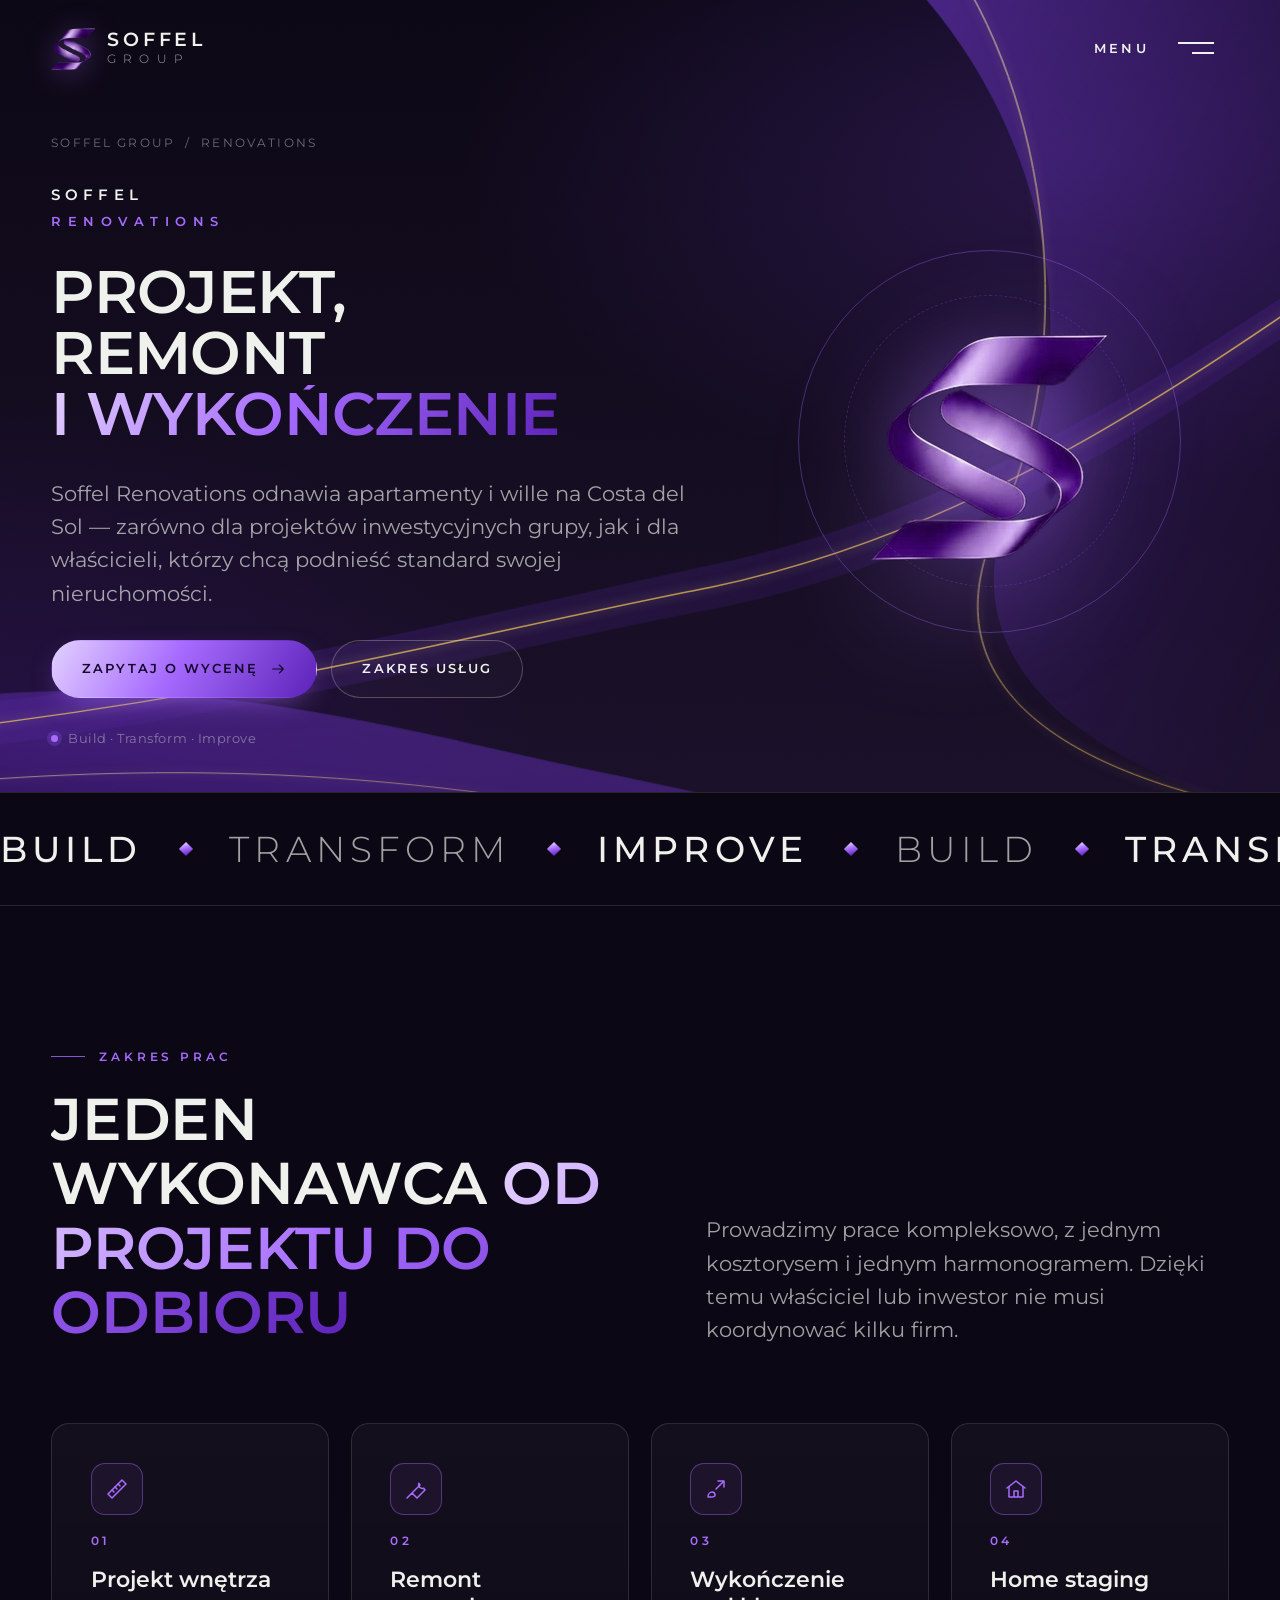
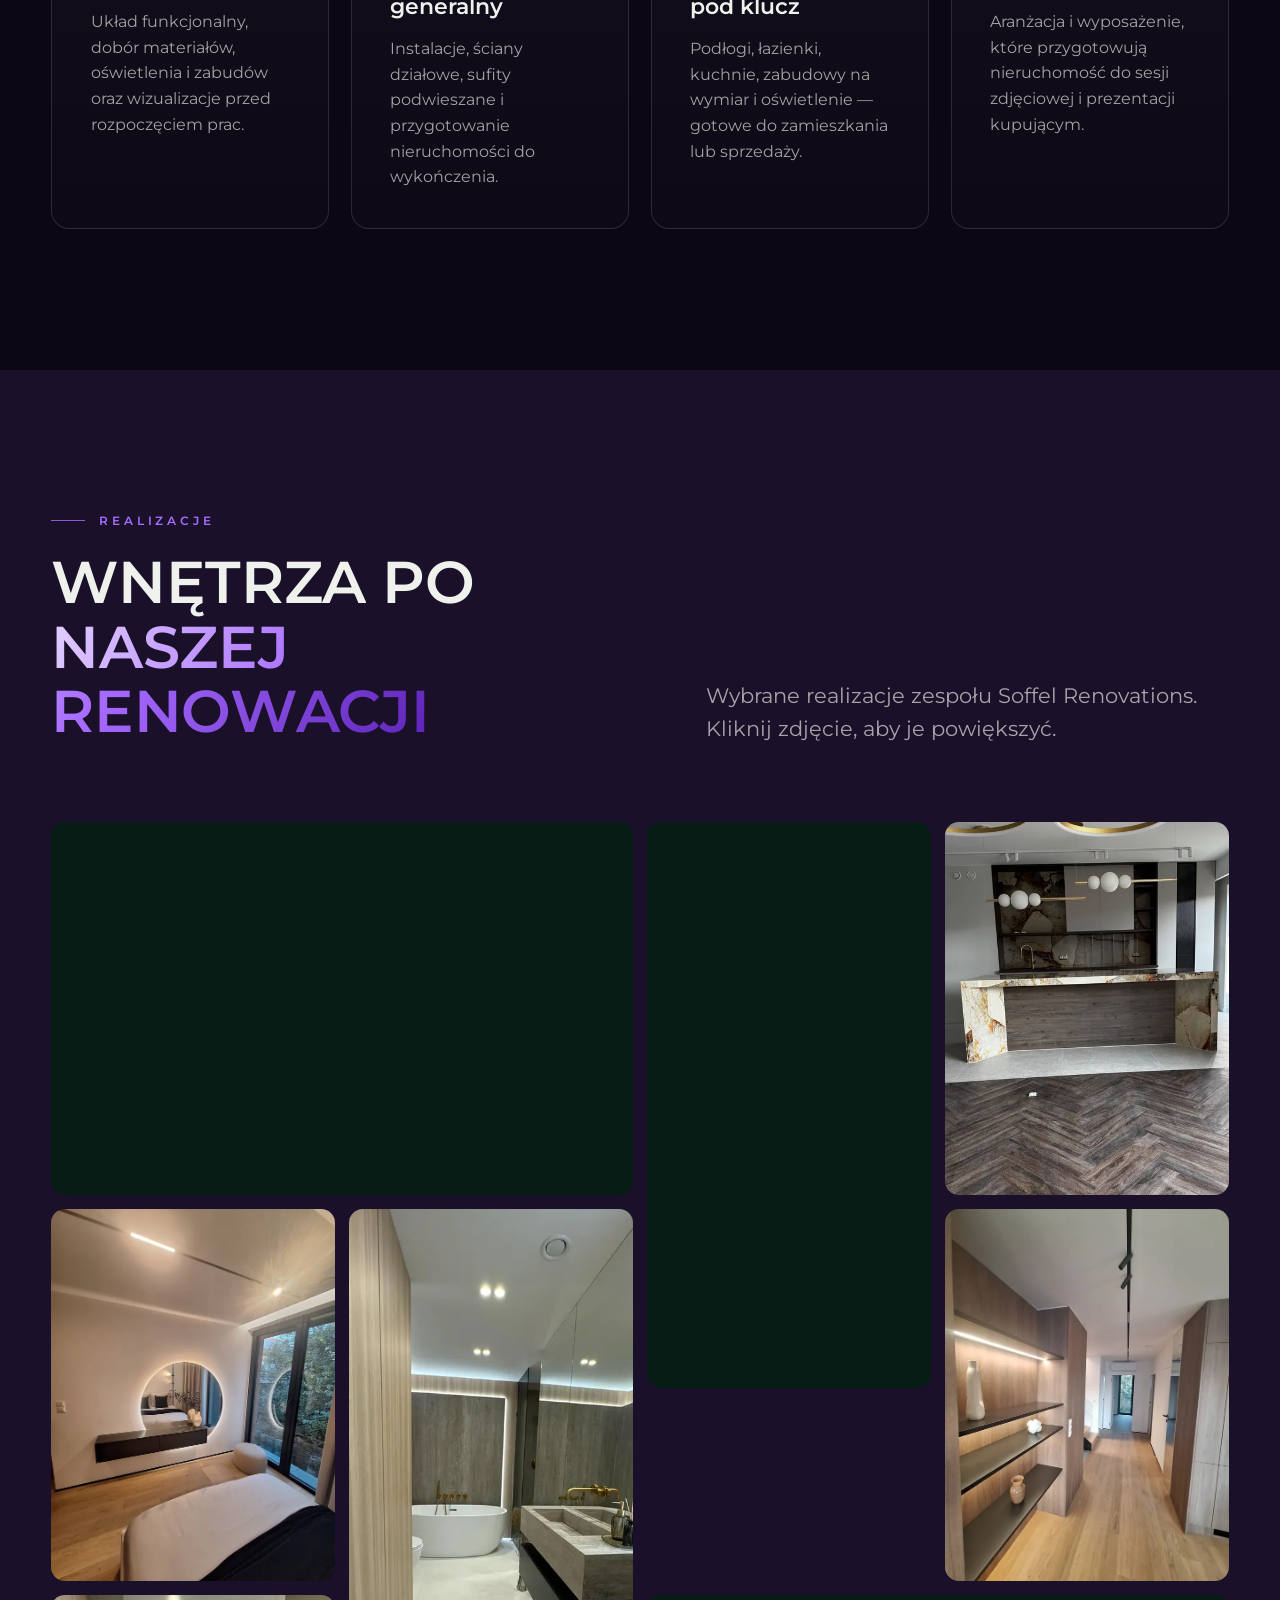
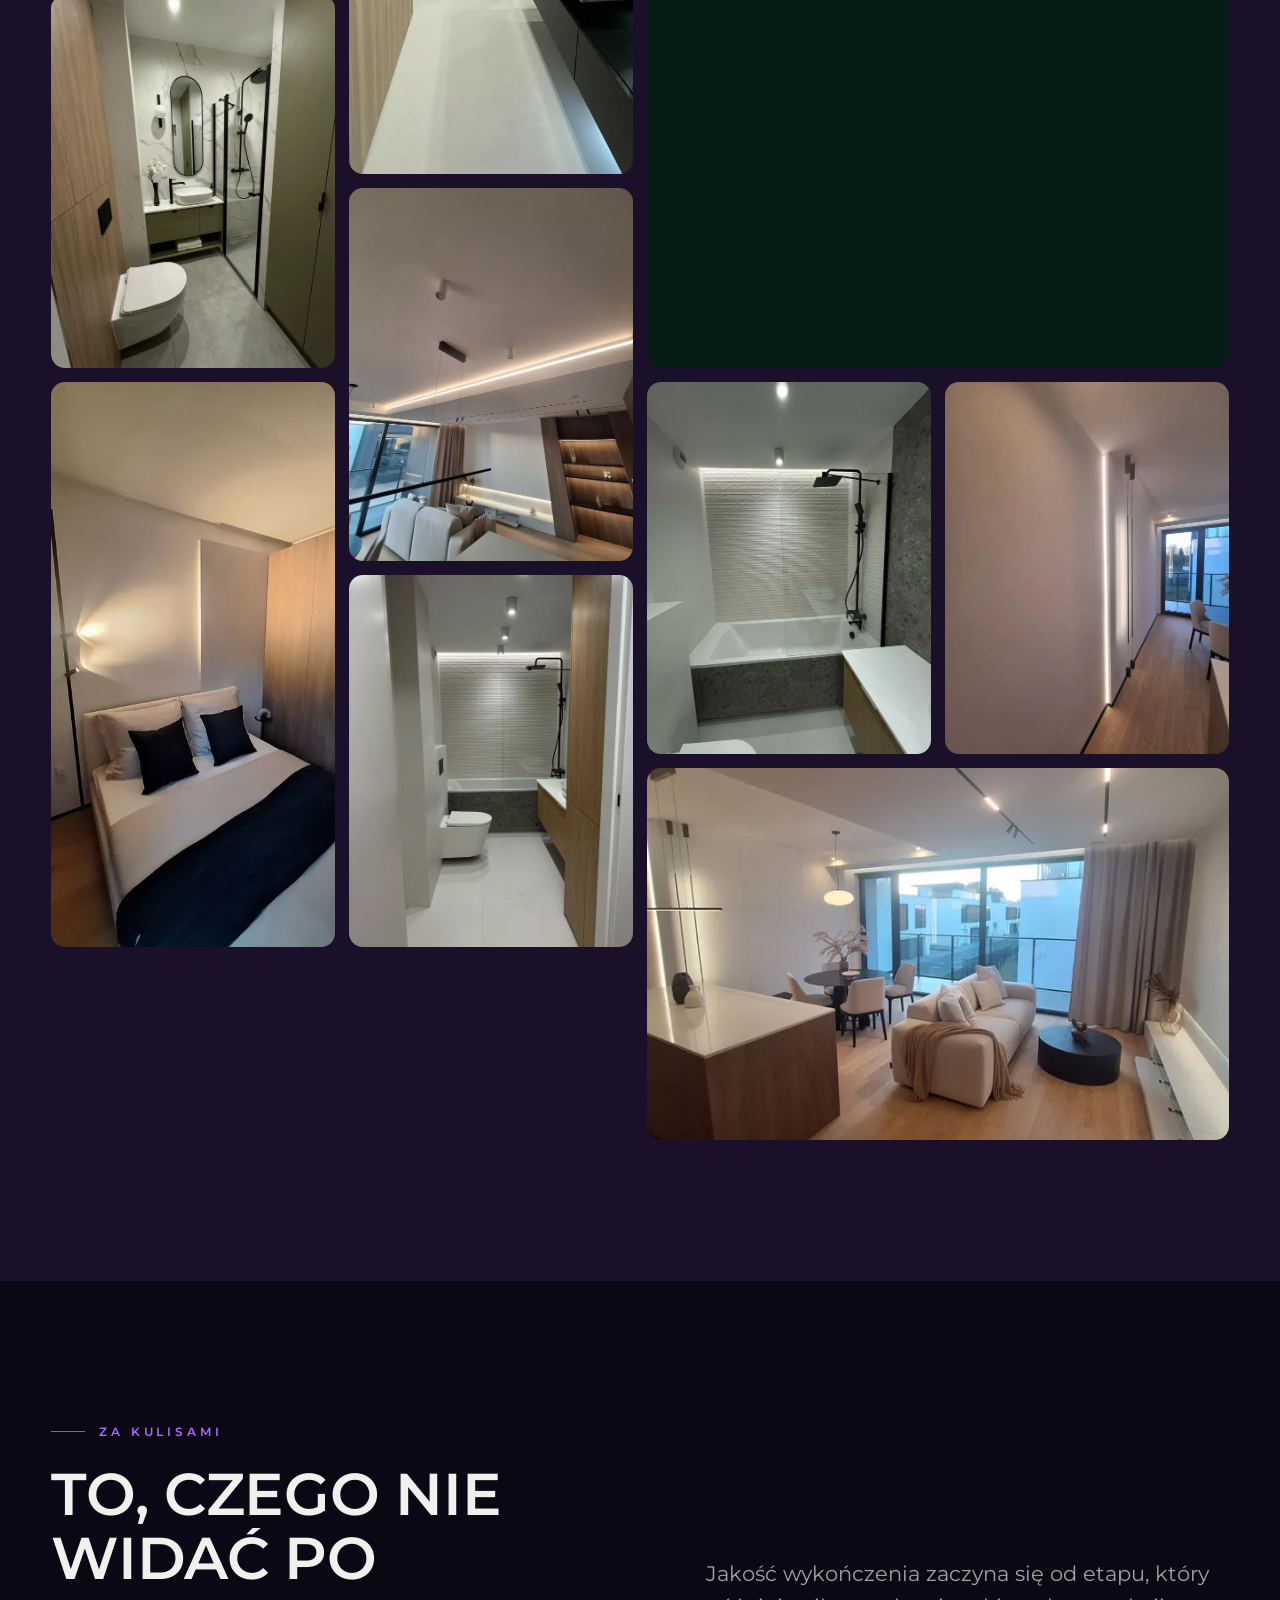
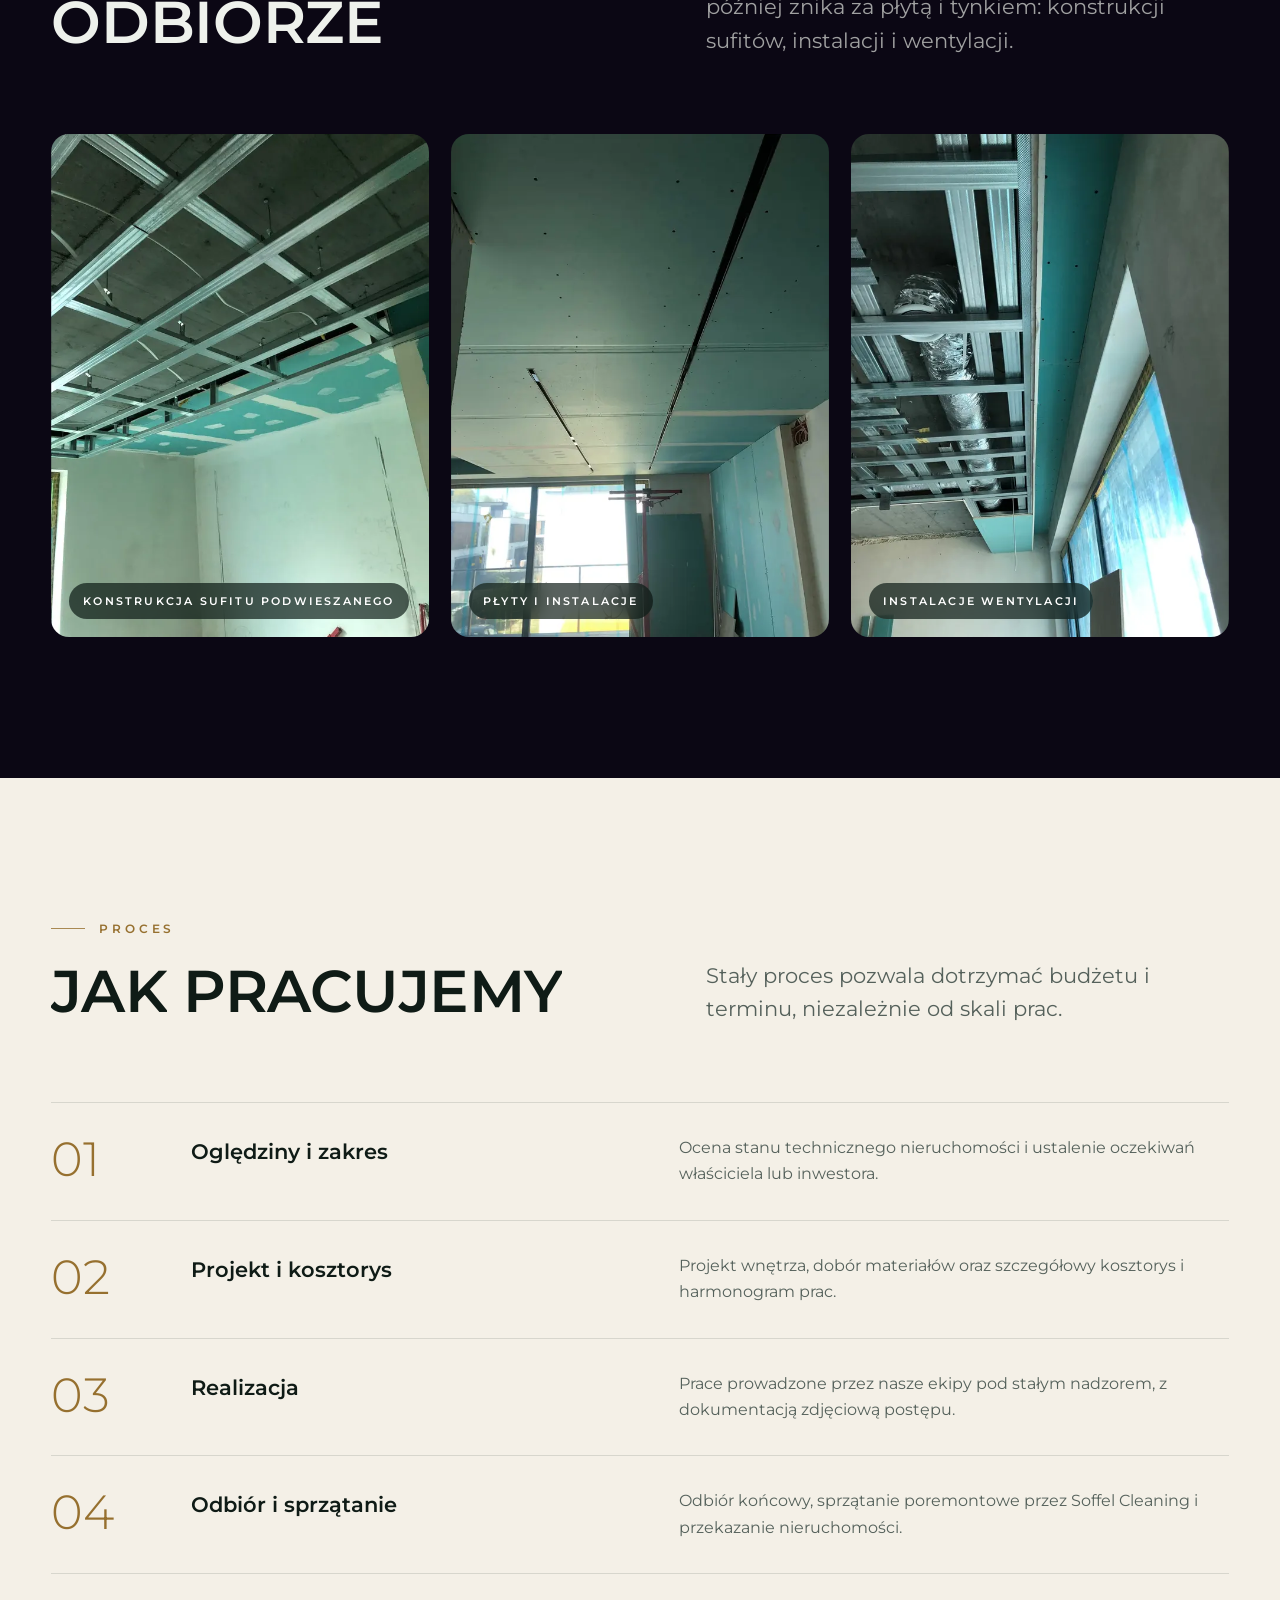
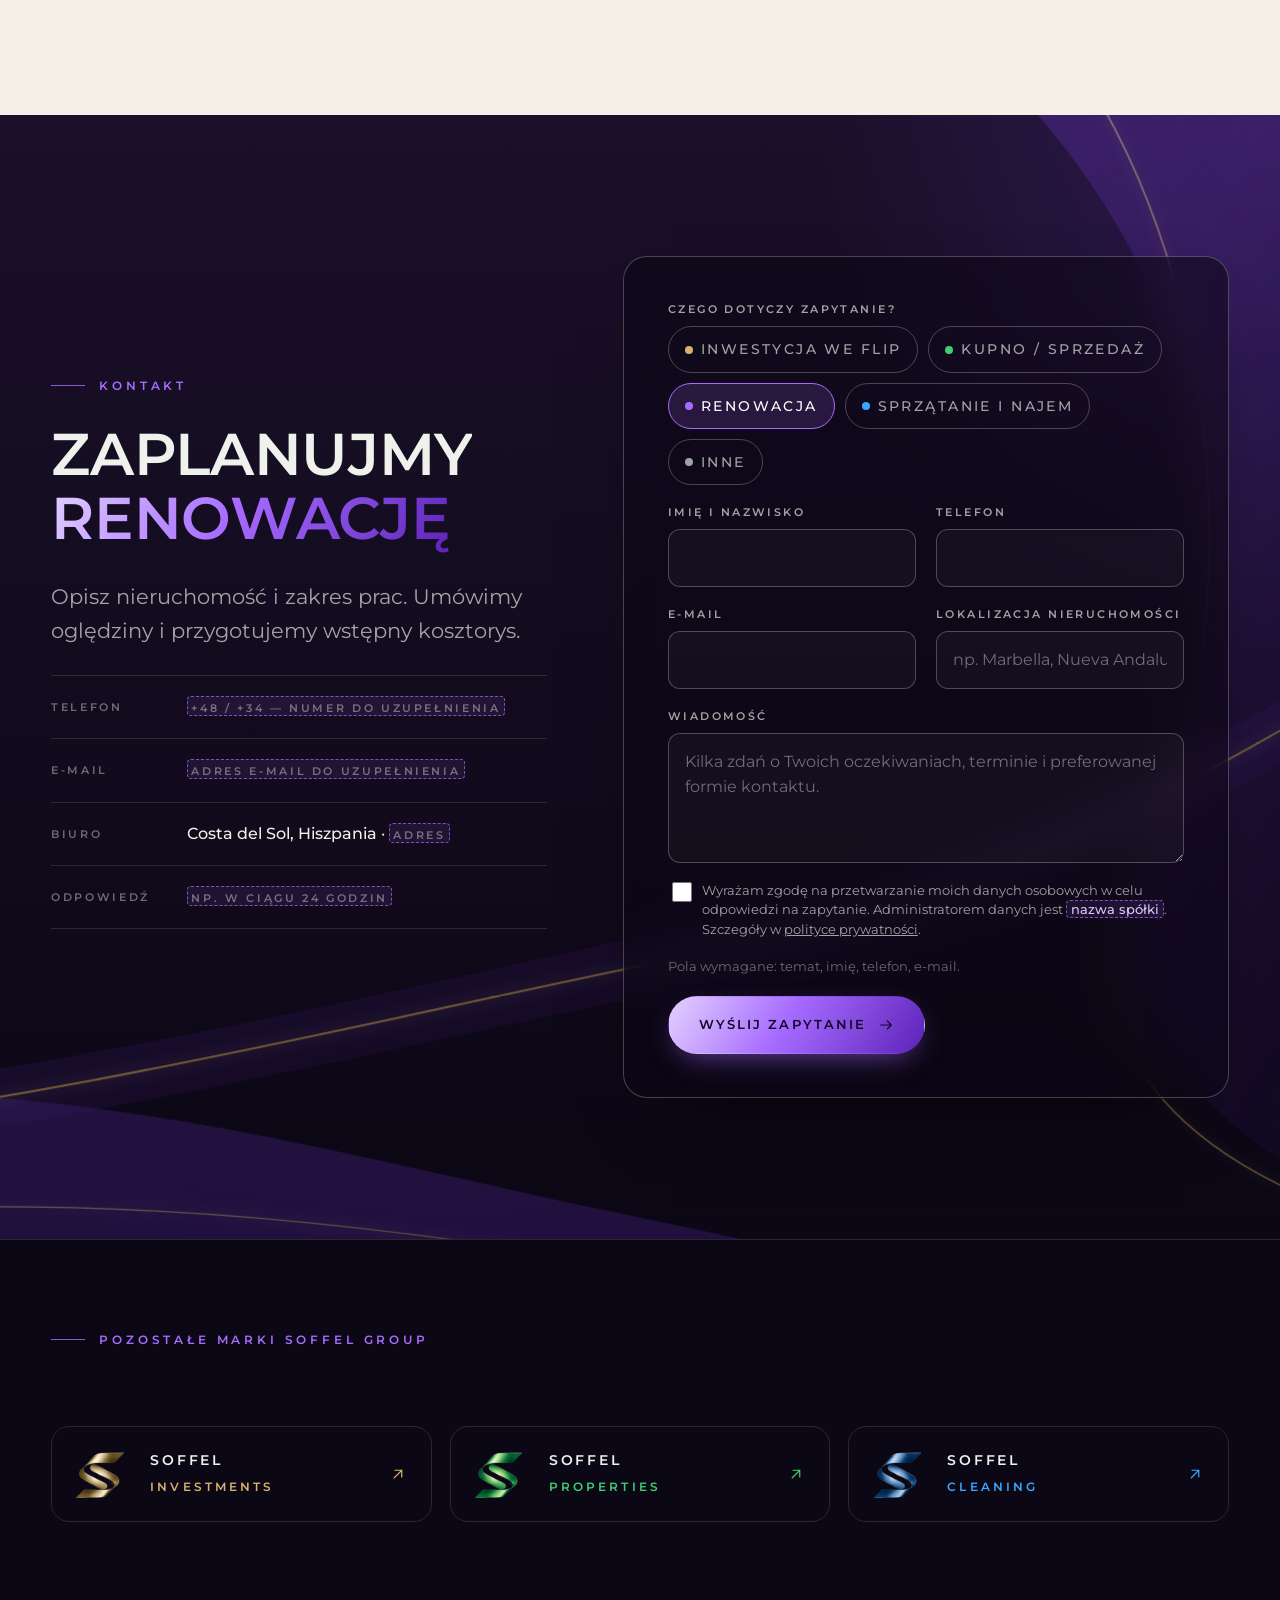
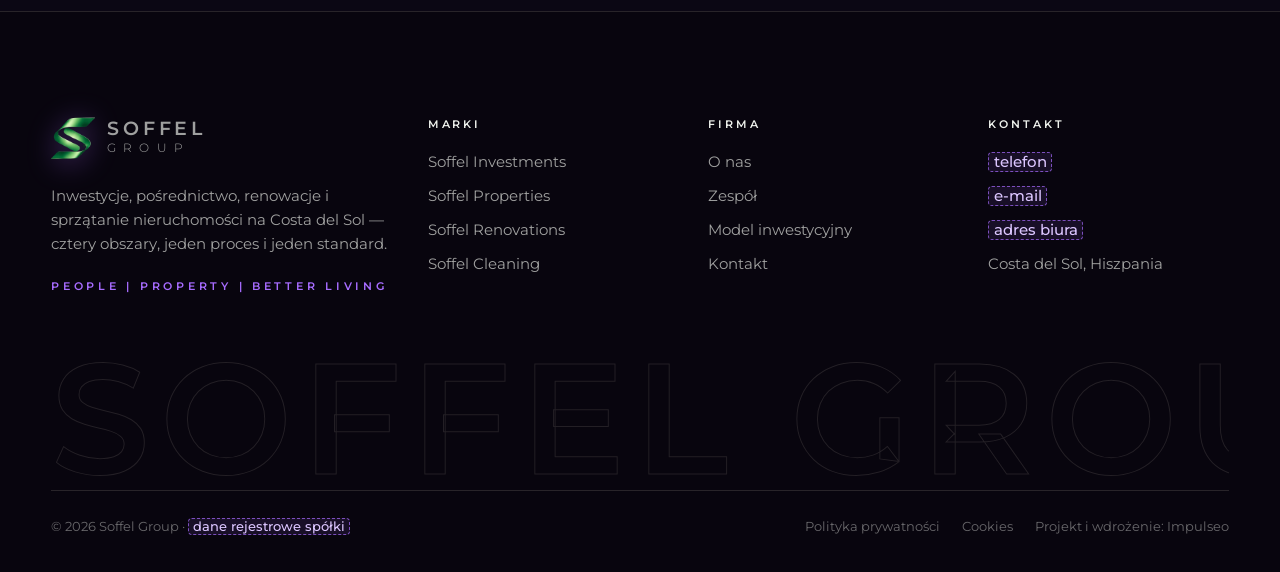
<file: renowacje.html>
<!doctype html>
<html lang="pl">
<head>
<meta charset="utf-8">
<meta name="viewport" content="width=device-width, initial-scale=1, viewport-fit=cover">
<title>Soffel Renovations — remonty i wykończenia pod klucz na Costa del Sol | Soffel Group</title>
<meta name="description" content="Soffel Renovations: projekt wnętrz, remont generalny i wykończenie pod klucz apartamentów i willi w Marbelli, Maladze i na Costa del Sol.">
<meta name="robots" content="noindex, nofollow">
<link rel="canonical" href="https://impulseo-pl.github.io/soffel-group/renowacje.html">
<meta name="theme-color" content="#04120d">
<meta property="og:type" content="website">
<meta property="og:locale" content="pl_PL">
<meta property="og:site_name" content="Soffel Group">
<meta property="og:title" content="Soffel Renovations — remonty i wykończenia pod klucz na Costa del Sol | Soffel Group">
<meta property="og:description" content="Soffel Renovations: projekt wnętrz, remont generalny i wykończenie pod klucz apartamentów i willi w Marbelli, Maladze i na Costa del Sol.">
<meta property="og:url" content="https://impulseo-pl.github.io/soffel-group/renowacje.html">
<meta property="og:image" content="https://impulseo-pl.github.io/soffel-group/img/hero-villa.webp">
<meta name="twitter:card" content="summary_large_image">
<link rel="icon" type="image/png" href="img/favicon.png">
<link rel="apple-touch-icon" href="img/favicon.png">
<link rel="preconnect" href="https://fonts.googleapis.com">
<link rel="preconnect" href="https://fonts.gstatic.com" crossorigin>
<link href="https://fonts.googleapis.com/css2?family=Montserrat:wght@300;400;500;600;700&display=swap" rel="stylesheet">
<link rel="stylesheet" href="assets/styles.css?v=cdd5c02a">
<script type="application/ld+json">{"@context": "https://schema.org", "@type": "RealEstateAgent", "name": "Soffel Group", "slogan": "People | Property | Better Living", "url": "https://impulseo-pl.github.io/soffel-group/", "logo": "https://impulseo-pl.github.io/soffel-group/img/s-green.png", "areaServed": ["Costa del Sol", "Marbella", "Málaga"], "address": {"@type": "PostalAddress", "addressRegion": "Andalucía", "addressCountry": "ES"}, "subOrganization": [{"@type": "Organization", "name": "Soffel Investments"}, {"@type": "Organization", "name": "Soffel Properties"}, {"@type": "Organization", "name": "Soffel Renovations"}, {"@type": "Organization", "name": "Soffel Cleaning"}]}</script>
</head>
<body data-div="reno">
<svg width="0" height="0" style="position:absolute" aria-hidden="true"><defs>
  <clipPath id="heroClip" clipPathUnits="objectBoundingBox"><path d="M0.985,0.015 C0.63,-0.005 0.13,0.13 0.035,0.5 C-0.045,0.83 0.29,1 0.6,0.985 C0.87,0.97 1,0.79 1,0.52 L1,0.015 Z"/></clipPath>
  <linearGradient id="gGold" x1="0" y1="0" x2="1" y2="1"><stop offset="0" stop-color="#f6e6b8"/><stop offset=".45" stop-color="#d4ae62"/><stop offset="1" stop-color="#8d672b"/></linearGradient>
</defs></svg>
<div class="progress" aria-hidden="true"></div>
<header class="site-header">
  <div class="wrap">
    <a class="brand" href="index.html" aria-label="Soffel Group — strona główna">
      <img src="img/s-purple.webp" alt="" width="44" height="44">
      <span class="brand-t"><b>SOFFEL</b><i>GROUP</i></span>
    </a>
    <button class="burger" type="button" aria-expanded="false" aria-controls="menu">
      <span class="lbl"><span class="t-open">Menu</span><span class="t-close">Zamknij</span></span><span class="bars"></span>
    </button>
  </div>
</header>
<div class="menu" id="menu" aria-hidden="true">
  <div class="menu-grid">
    <nav class="menu-main" aria-label="Marki Soffel Group"><ol><li><a href="inwestycje.html" style="--c:#d6b26a" data-mi="inv"><small>01</small><span>Investments</span></a></li><li><a href="nieruchomosci.html" style="--c:#3fcf72" data-mi="prop"><small>02</small><span>Properties</span></a></li><li><a href="renowacje.html" style="--c:#a76cff" data-mi="reno" aria-current=page><small>03</small><span>Renovations</span></a></li><li><a href="sprzatanie.html" style="--c:#3aa6ff" data-mi="clean"><small>04</small><span>Cleaning</span></a></li></ol></nav>
    <div class="menu-side">
      <div><p class="menu-h">Eksploruj</p><ul class="menu-links"><li><a href="index.html">Strona główna</a></li><li><a href="o-nas.html">O nas</a></li><li><a href="o-nas.html#zespol">Zespół</a></li><li><a href="inwestycje.html#model">Model inwestycyjny</a></li><li><a href="#kontakt">Kontakt</a></li></ul></div>
      <div><p class="menu-h">Kontakt</p><ul class="menu-contact"><li><span class="ph">e-mail</span></li><li><span class="ph">telefon</span></li><li class="muted">Costa del Sol · Marbella · Málaga</li></ul></div>
    </div>
    <div class="menu-media" aria-hidden="true">
      <figure class="frame-c"><img class="on" src="img/hero-villa.webp" alt="" data-mi="group" loading="lazy"><img src="img/hero-villa.webp" alt="" data-mi="inv" loading="lazy"><img src="img/kuchnia-salon.webp" alt="" data-mi="prop" loading="lazy"><img src="img/salon-1.webp" alt="" data-mi="reno" loading="lazy"><img src="img/lazienka-wanna.webp" alt="" data-mi="clean" loading="lazy"><span class="menu-mark"><img src="img/s-gold.webp" alt="" data-mi="inv" loading="lazy"><img src="img/s-green.webp" alt="" data-mi="prop" loading="lazy"><img src="img/s-purple.webp" alt="" data-mi="reno" loading="lazy"><img src="img/s-blue.webp" alt="" data-mi="clean" loading="lazy"></span></figure>
    </div>
  </div>
</div>
<main>

<section class="hero sub">
  <svg class="ribbons" viewBox="0 0 1440 900" preserveAspectRatio="xMidYMid slice" aria-hidden="true">
  <defs>
    <linearGradient id="hb1" x1="0" y1="0" x2="1" y2="1"><stop offset="0" style="stop-color:var(--rib-1)" stop-opacity=".55"/><stop offset="1" style="stop-color:var(--rib-2)" stop-opacity=".05"/></linearGradient>
    <linearGradient id="hb2" x1="0" y1="1" x2="1" y2="0"><stop offset="0" style="stop-color:var(--rib-2)" stop-opacity=".95"/><stop offset="1" style="stop-color:var(--rib-1)" stop-opacity=".25"/></linearGradient>
  </defs>
  <g class="drift">
    <path class="band" fill="url(#hb1)" d="M1000,-40 C1170,120 1230,380 1140,560 C1070,720 1160,860 1500,940 L1500,-40 Z"/>
    <path class="band" fill="url(#hb2)" d="M-60,790 C220,760 430,820 660,870 C780,895 900,920 1010,950 L-60,950 Z"/>
    <path class="band" fill="url(#hb1)" opacity=".55" d="M-60,800 C300,760 520,700 800,640 C1060,585 1270,455 1500,300 L1500,345 C1270,505 1060,640 800,690 C520,745 300,805 -60,850 Z"/>
    <path class="gl" d="M-60,825 C300,782 520,720 800,665 C1060,610 1270,480 1500,320"/>
    <path class="gl d2" d="M1070,-40 C1190,140 1210,420 1120,600 C1050,760 1160,880 1500,930"/>
    <path class="gl d3" d="M-60,885 C240,860 450,880 670,915 C770,930 850,945 910,960"/>
    <circle class="spark" cx="1290" cy="462" r="3"/>
    <circle class="spark s2" cx="1120" cy="600" r="2.6"/>
  </g>
</svg>
  <div class="wrap hero-grid">
    <div class="hero-copy">
      <nav class="breadcrumbs fade-up" aria-label="Okruszki"><a href="index.html">Soffel Group</a><span>/</span><span>Renovations</span></nav>
      <div class="div-label fade-up"><b>SOFFEL</b><span>Renovations</span></div>
      <h1 class="display"><span class="ln"><span>Projekt,</span></span><span class="ln"><span>remont</span></span><span class="ln"><span><span class="acc-text">i wykończenie</span></span></span></h1>
      <p class="lead fade-up d1">Soffel Renovations odnawia apartamenty i wille na Costa del Sol — zarówno dla projektów inwestycyjnych grupy, jak i dla właścicieli, którzy chcą podnieść standard swojej nieruchomości.</p>
      <div class="hero-cta fade-up d2">
        <a class="btn btn-primary" href="#kontakt">Zapytaj o wycenę <svg viewBox="0 0 24 24" fill="none" stroke="currentColor" stroke-width="1.6" stroke-linecap="round" stroke-linejoin="round"><path d="M4 12h16m-6-6 6 6-6 6"/></svg></a>
        <a class="btn btn-ghost" href="#oferta">Zakres usług</a>
      </div>
      <p class="hero-note fade-up d3">Build · Transform · Improve</p>
    </div>
    <div class="div-mark" aria-hidden="true"><span class="glow"></span><img src="img/s-purple.webp" alt="" width="240" height="240"></div>
  </div>
</section>

<div class="marquee" aria-hidden="true"><div class="track"><span>Build</span><span>Transform</span><span>Improve</span><span>Build</span><span>Transform</span><span>Improve</span><span>Build</span><span>Transform</span><span>Improve</span><span>Build</span><span>Transform</span><span>Improve</span></div></div>

<section class="sec" id="oferta">
  <div class="wrap">
    <div class="sec-head split">
      <div style="display:grid;gap:22px"><span class="eyebrow">Zakres prac</span><h2 class="h2 split-words">Jeden wykonawca <span class="acc-text">od projektu do odbioru</span></h2></div>
      <p class="lead rv">Prowadzimy prace kompleksowo, z jednym kosztorysem i jednym harmonogramem. Dzięki temu właściciel lub inwestor nie musi koordynować kilku firm.</p>
    </div>
    <div class="cards c4" data-stagger>
      <article class="card"><span class="ic"><svg viewBox="0 0 24 24" fill="none" stroke="currentColor" stroke-width="1.5" stroke-linecap="round" stroke-linejoin="round"><path d="m3 17 14-14 4 4L7 21l-4-4Z"/><path d="m7 13 2 2m1-5 2 2m1-5 2 2"/></svg></span><span class="k">01</span><h3>Projekt wnętrza</h3><p>Układ funkcjonalny, dobór materiałów, oświetlenia i zabudów oraz wizualizacje przed rozpoczęciem prac.</p></article>
      <article class="card"><span class="ic"><svg viewBox="0 0 24 24" fill="none" stroke="currentColor" stroke-width="1.5" stroke-linecap="round" stroke-linejoin="round"><path d="M14.7 6.3a4 4 0 0 0 5 5L21 13l-8 8-5-5 8-8-1.3-1.7ZM3 21l5-5"/></svg></span><span class="k">02</span><h3>Remont generalny</h3><p>Instalacje, ściany działowe, sufity podwieszane i przygotowanie nieruchomości do wykończenia.</p></article>
      <article class="card"><span class="ic"><svg viewBox="0 0 24 24" fill="none" stroke="currentColor" stroke-width="1.5" stroke-linecap="round" stroke-linejoin="round"><path d="M14 4h6v6M20 4l-8 8M4 20c0-3 2-5 4-5s3 1 3 3-2 2-4 2H4Z"/></svg></span><span class="k">03</span><h3>Wykończenie pod klucz</h3><p>Podłogi, łazienki, kuchnie, zabudowy na wymiar i oświetlenie — gotowe do zamieszkania lub sprzedaży.</p></article>
      <article class="card"><span class="ic"><svg viewBox="0 0 24 24" fill="none" stroke="currentColor" stroke-width="1.5" stroke-linecap="round" stroke-linejoin="round"><path d="M3 11 12 4l9 7"/><path d="M5 10v10h14V10M10 20v-6h4v6"/></svg></span><span class="k">04</span><h3>Home staging</h3><p>Aranżacja i wyposażenie, które przygotowują nieruchomość do sesji zdjęciowej i prezentacji kupującym.</p></article>
    </div>
  </div>
</section>

<section class="sec tint">
  <div class="wrap">
    <div class="sec-head split">
      <div style="display:grid;gap:22px"><span class="eyebrow">Realizacje</span><h2 class="h2 split-words">Wnętrza po <span class="acc-text">naszej renowacji</span></h2></div>
      <p class="lead rv">Wybrane realizacje zespołu Soffel Renovations. Kliknij zdjęcie, aby je powiększyć.</p>
    </div>
    <div class="gallery" data-lb><figure class="w"><img src="img/salon-1.webp" srcset="img/salon-1-s.webp 640w, img/salon-1.webp 1200w" sizes="(max-width:900px) 50vw, 33vw" alt="Salon z aneksem kuchennym i wyjściem na taras" class="" loading="lazy" decoding="async" width="1200" height="1600"><figcaption>Salon z aneksem kuchennym i wyjściem na taras</figcaption></figure><figure class="t"><img src="img/lazienka-wanna.webp" srcset="img/lazienka-wanna-s.webp 640w, img/lazienka-wanna.webp 1200w" sizes="(max-width:900px) 50vw, 33vw" alt="Łazienka z wolnostojącą wanną i prysznicem walk-in" class="" loading="lazy" decoding="async" width="1200" height="1600"><figcaption>Łazienka z wolnostojącą wanną i prysznicem walk-in</figcaption></figure><figure class=""><img src="img/kuchnia-wyspa.webp" srcset="img/kuchnia-wyspa-s.webp 640w, img/kuchnia-wyspa.webp 1200w" sizes="(max-width:900px) 50vw, 33vw" alt="Wyspa kuchenna z kamienia i podłoga w jodełkę" class="" loading="lazy" decoding="async" width="1200" height="1600"><figcaption>Wyspa kuchenna z kamienia i podłoga w jodełkę</figcaption></figure><figure class=""><img src="img/sypialnia-lustro.webp" srcset="img/sypialnia-lustro-s.webp 640w, img/sypialnia-lustro.webp 1200w" sizes="(max-width:900px) 50vw, 33vw" alt="Sypialnia z okrągłym podświetlanym lustrem" class="" loading="lazy" decoding="async" width="1200" height="1600"><figcaption>Sypialnia z okrągłym podświetlanym lustrem</figcaption></figure><figure class="t"><img src="img/lazienka-kamien.webp" srcset="img/lazienka-kamien-s.webp 640w, img/lazienka-kamien.webp 1200w" sizes="(max-width:900px) 50vw, 33vw" alt="Łazienka z kamienną umywalką i oświetleniem liniowym" class="" loading="lazy" decoding="async" width="1200" height="1600"><figcaption>Łazienka z kamienną umywalką i oświetleniem liniowym</figcaption></figure><figure class=""><img src="img/korytarz-polki.webp" srcset="img/korytarz-polki-s.webp 640w, img/korytarz-polki.webp 1200w" sizes="(max-width:900px) 50vw, 33vw" alt="Zabudowa z podświetlanymi półkami" class="" loading="lazy" decoding="async" width="1200" height="1600"><figcaption>Zabudowa z podświetlanymi półkami</figcaption></figure><figure class="w"><img src="img/kuchnia-salon.webp" srcset="img/kuchnia-salon-s.webp 640w, img/kuchnia-salon.webp 1200w" sizes="(max-width:900px) 50vw, 33vw" alt="Kuchnia z wyspą i strefą dzienną" class="" loading="lazy" decoding="async" width="1200" height="1600"><figcaption>Kuchnia z wyspą i strefą dzienną</figcaption></figure><figure class=""><img src="img/lazienka-prysznic.webp" srcset="img/lazienka-prysznic-s.webp 640w, img/lazienka-prysznic.webp 1200w" sizes="(max-width:900px) 50vw, 33vw" alt="Łazienka z prysznicem i lustrem w czarnej ramie" class="" loading="lazy" decoding="async" width="1200" height="1600"><figcaption>Łazienka z prysznicem i lustrem w czarnej ramie</figcaption></figure><figure class=""><img src="img/antresola.webp" srcset="img/antresola-s.webp 640w, img/antresola.webp 1200w" sizes="(max-width:900px) 50vw, 33vw" alt="Antresola z widokiem na salon" class="" loading="lazy" decoding="async" width="1200" height="1600"><figcaption>Antresola z widokiem na salon</figcaption></figure><figure class="t"><img src="img/sypialnia-2.webp" srcset="img/sypialnia-2-s.webp 640w, img/sypialnia-2.webp 1200w" sizes="(max-width:900px) 50vw, 33vw" alt="Sypialnia z drewnianą ścianą" class="" loading="lazy" decoding="async" width="1200" height="1600"><figcaption>Sypialnia z drewnianą ścianą</figcaption></figure><figure class=""><img src="img/lazienka-3.webp" srcset="img/lazienka-3-s.webp 640w, img/lazienka-3.webp 1200w" sizes="(max-width:900px) 50vw, 33vw" alt="Łazienka z wanną i ścianą 3D" class="" loading="lazy" decoding="async" width="1200" height="1600"><figcaption>Łazienka z wanną i ścianą 3D</figcaption></figure><figure class=""><img src="img/korytarz.webp" srcset="img/korytarz-s.webp 640w, img/korytarz.webp 1200w" sizes="(max-width:900px) 50vw, 33vw" alt="Korytarz z oświetleniem liniowym" class="" loading="lazy" decoding="async" width="1200" height="1600"><figcaption>Korytarz z oświetleniem liniowym</figcaption></figure><figure class=""><img src="img/lazienka-4.webp" srcset="img/lazienka-4-s.webp 640w, img/lazienka-4.webp 1200w" sizes="(max-width:900px) 50vw, 33vw" alt="Łazienka z wanną zabudowaną kamieniem" class="" loading="lazy" decoding="async" width="1200" height="1600"><figcaption>Łazienka z wanną zabudowaną kamieniem</figcaption></figure><figure class="w"><img src="img/salon-2.webp" srcset="img/salon-2-s.webp 640w, img/salon-2.webp 1200w" sizes="(max-width:900px) 50vw, 33vw" alt="Strefa dzienna po wykończeniu" class="" loading="lazy" decoding="async" width="1200" height="1600"><figcaption>Strefa dzienna po wykończeniu</figcaption></figure></div>
  </div>
</section>

<section class="sec">
  <div class="wrap">
    <div class="sec-head split">
      <div style="display:grid;gap:22px"><span class="eyebrow">Za kulisami</span><h2 class="h2 split-words">To, czego nie widać po odbiorze</h2></div>
      <p class="lead rv">Jakość wykończenia zaczyna się od etapu, który później znika za płytą i tynkiem: konstrukcji sufitów, instalacji i wentylacji.</p>
    </div>
    <div class="cards" data-lb data-stagger>
      <figure class="media rv-img" style="aspect-ratio:3/4;border-radius:var(--radius);overflow:hidden;position:relative;cursor:zoom-in"><img src="img/budowa-sufit.webp" srcset="img/budowa-sufit-s.webp 640w, img/budowa-sufit.webp 1200w" sizes="(max-width:900px) 100vw, 33vw" alt="Etap prac: konstrukcja sufitu podwieszanego" class="" loading="lazy" decoding="async" width="1200" height="1600"><span class="cap">konstrukcja sufitu podwieszanego</span></figure><figure class="media rv-img" style="aspect-ratio:3/4;border-radius:var(--radius);overflow:hidden;position:relative;cursor:zoom-in"><img src="img/budowa-2.webp" srcset="img/budowa-2-s.webp 640w, img/budowa-2.webp 1200w" sizes="(max-width:900px) 100vw, 33vw" alt="Etap prac: płyty i instalacje" class="" loading="lazy" decoding="async" width="1200" height="1600"><span class="cap">płyty i instalacje</span></figure><figure class="media rv-img" style="aspect-ratio:3/4;border-radius:var(--radius);overflow:hidden;position:relative;cursor:zoom-in"><img src="img/budowa-3.webp" srcset="img/budowa-3-s.webp 640w, img/budowa-3.webp 1200w" sizes="(max-width:900px) 100vw, 33vw" alt="Etap prac: instalacje wentylacji" class="" loading="lazy" decoding="async" width="1200" height="1600"><span class="cap">instalacje wentylacji</span></figure>
    </div>
  </div>
</section>

<section class="paper sec">
  <div class="wrap">
    <div class="sec-head split">
      <div style="display:grid;gap:22px"><span class="eyebrow">Proces</span><h2 class="h2 split-words">Jak pracujemy</h2></div>
      <p class="lead rv">Stały proces pozwala dotrzymać budżetu i terminu, niezależnie od skali prac.</p>
    </div>
    <ol class="proc">
      <li class="rv"><h3>Oględziny i zakres</h3><p>Ocena stanu technicznego nieruchomości i ustalenie oczekiwań właściciela lub inwestora.</p></li>
      <li class="rv"><h3>Projekt i kosztorys</h3><p>Projekt wnętrza, dobór materiałów oraz szczegółowy kosztorys i harmonogram prac.</p></li>
      <li class="rv"><h3>Realizacja</h3><p>Prace prowadzone przez nasze ekipy pod stałym nadzorem, z dokumentacją zdjęciową postępu.</p></li>
      <li class="rv"><h3>Odbiór i sprzątanie</h3><p>Odbiór końcowy, sprzątanie poremontowe przez Soffel Cleaning i przekazanie nieruchomości.</p></li>
    </ol>
  </div>
</section>

<section class="contact sec" id="kontakt">
  <svg class="ribbons" viewBox="0 0 1440 900" preserveAspectRatio="xMidYMid slice" aria-hidden="true">
  <defs>
    <linearGradient id="cb1" x1="0" y1="0" x2="1" y2="1"><stop offset="0" style="stop-color:var(--rib-1)" stop-opacity=".55"/><stop offset="1" style="stop-color:var(--rib-2)" stop-opacity=".05"/></linearGradient>
    <linearGradient id="cb2" x1="0" y1="1" x2="1" y2="0"><stop offset="0" style="stop-color:var(--rib-2)" stop-opacity=".95"/><stop offset="1" style="stop-color:var(--rib-1)" stop-opacity=".25"/></linearGradient>
  </defs>
  <g class="drift">
    <path class="band" fill="url(#cb1)" d="M1000,-40 C1170,120 1230,380 1140,560 C1070,720 1160,860 1500,940 L1500,-40 Z"/>
    <path class="band" fill="url(#cb2)" d="M-60,790 C220,760 430,820 660,870 C780,895 900,920 1010,950 L-60,950 Z"/>
    <path class="band" fill="url(#cb1)" opacity=".55" d="M-60,800 C300,760 520,700 800,640 C1060,585 1270,455 1500,300 L1500,345 C1270,505 1060,640 800,690 C520,745 300,805 -60,850 Z"/>
    <path class="gl" d="M-60,825 C300,782 520,720 800,665 C1060,610 1270,480 1500,320"/>
    <path class="gl d2" d="M1070,-40 C1190,140 1210,420 1120,600 C1050,760 1160,880 1500,930"/>
    <path class="gl d3" d="M-60,885 C240,860 450,880 670,915 C770,930 850,945 910,960"/>
    <circle class="spark" cx="1290" cy="462" r="3"/>
    <circle class="spark s2" cx="1120" cy="600" r="2.6"/>
  </g>
</svg>
  <div class="wrap contact-grid">
    <div class="contact-info rv">
      <span class="eyebrow">Kontakt</span>
      <h2 class="h2 split-words">Zaplanujmy <span class="acc-text">renowację</span></h2>
      <p class="lead">Opisz nieruchomość i zakres prac. Umówimy oględziny i przygotujemy wstępny kosztorys.</p>
      <div class="contact-lines">
        <div><span>Telefon</span><b><span class="ph">+48 / +34 — numer do uzupełnienia</span></b></div>
        <div><span>E-mail</span><b><span class="ph">adres e-mail do uzupełnienia</span></b></div>
        <div><span>Biuro</span><b>Costa del Sol, Hiszpania · <span class="ph">adres</span></b></div>
        <div><span>Odpowiedź</span><b><span class="ph">np. w ciągu 24 godzin</span></b></div>
      </div>
    </div>
    <form class="form rv" style="--d:.15s" action="#" method="post" novalidate>
      <div class="field full"><label>Czego dotyczy zapytanie?</label><div class="chips"><label style="--c:#d6b26a"><input type="radio" name="temat" value="inv" required><span><i></i>Inwestycja we flip</span></label><label style="--c:#3fcf72"><input type="radio" name="temat" value="prop" required><span><i></i>Kupno / sprzedaż</span></label><label style="--c:#a76cff"><input type="radio" name="temat" value="reno" checked required><span><i></i>Renowacja</span></label><label style="--c:#3aa6ff"><input type="radio" name="temat" value="clean" required><span><i></i>Sprzątanie i najem</span></label><label style="--c:#9aa59f"><input type="radio" name="temat" value="other" required><span><i></i>Inne</span></label></div></div>
      <div class="field"><label for="f-imie">Imię i nazwisko</label><input id="f-imie" name="imie" autocomplete="name" required></div>
      <div class="field"><label for="f-tel">Telefon</label><input id="f-tel" name="telefon" type="tel" autocomplete="tel" required></div>
      <div class="field"><label for="f-mail">E-mail</label><input id="f-mail" name="email" type="email" autocomplete="email" required></div>
      <div class="field"><label for="f-lok">Lokalizacja nieruchomości</label><input id="f-lok" name="lokalizacja" placeholder="np. Marbella, Nueva Andalucía"></div>
      <div class="field full"><label for="f-msg">Wiadomość</label><textarea id="f-msg" name="wiadomosc" placeholder="Kilka zdań o Twoich oczekiwaniach, terminie i preferowanej formie kontaktu."></textarea></div>
      <label class="consent full"><input type="checkbox" required><span>Wyrażam zgodę na przetwarzanie moich danych osobowych w celu odpowiedzi na zapytanie. Administratorem danych jest <span class="ph">nazwa spółki</span>. Szczegóły w <a href="#" style="text-decoration:underline">polityce prywatności</a>.</span></label>
      <div class="actions full"><small>Pola wymagane: temat, imię, telefon, e-mail.</small><button class="btn btn-primary" type="submit">Wyślij zapytanie <svg viewBox="0 0 24 24" fill="none" stroke="currentColor" stroke-width="1.6" stroke-linecap="round" stroke-linejoin="round"><path d="M4 12h16m-6-6 6 6-6 6"/></svg></button></div>
      <div class="form-ok"><div class="tick"><svg viewBox="0 0 24 24" fill="none" stroke="currentColor" stroke-width="2" stroke-linecap="round" stroke-linejoin="round"><path d="m5 12 5 5 9-10"/></svg></div><h3 class="h3">Dziękujemy za wiadomość</h3><p class="muted">To wersja demonstracyjna — po wdrożeniu formularz będzie trafiał bezpośrednio na skrzynkę Soffel Group.</p></div>
    </form>
  </div>
</section>
<section class="sec-sm" style="border-top:1px solid var(--line)">
  <div class="wrap">
    <div class="sec-head"><span class="eyebrow">Pozostałe marki Soffel Group</span></div>
    <div class="siblings"><a class="sib rv" style="--c:#d6b26a;--d:0.0s" href="inwestycje.html"><img src="img/s-gold.webp" alt="" width="48" height="48" loading="lazy"><div><b>SOFFEL</b><span>Investments</span></div><svg viewBox="0 0 24 24" fill="none" stroke="currentColor" stroke-width="1.6" stroke-linecap="round" stroke-linejoin="round"><path d="M7 17 17 7M8 7h9v9"/></svg></a><a class="sib rv" style="--c:#3fcf72;--d:0.08s" href="nieruchomosci.html"><img src="img/s-green.webp" alt="" width="48" height="48" loading="lazy"><div><b>SOFFEL</b><span>Properties</span></div><svg viewBox="0 0 24 24" fill="none" stroke="currentColor" stroke-width="1.6" stroke-linecap="round" stroke-linejoin="round"><path d="M7 17 17 7M8 7h9v9"/></svg></a><a class="sib rv" style="--c:#3aa6ff;--d:0.16s" href="sprzatanie.html"><img src="img/s-blue.webp" alt="" width="48" height="48" loading="lazy"><div><b>SOFFEL</b><span>Cleaning</span></div><svg viewBox="0 0 24 24" fill="none" stroke="currentColor" stroke-width="1.6" stroke-linecap="round" stroke-linejoin="round"><path d="M7 17 17 7M8 7h9v9"/></svg></a></div>
  </div>
</section>

</main>
<footer class="site-footer">
  <div class="wrap">
    <div class="foot-top">
      <div>
        <a class="brand" href="index.html"><img src="img/s-green.webp" alt="" width="44" height="44"><span class="brand-t"><b>SOFFEL</b><i>GROUP</i></span></a>
        <p class="about">Inwestycje, pośrednictwo, renowacje i sprzątanie nieruchomości na Costa del Sol — cztery obszary, jeden proces i jeden standard.</p>
        <p class="tagline">People | Property | Better Living</p>
      </div>
      <div><h4>Marki</h4><ul><li><a href="inwestycje.html">Soffel Investments</a></li><li><a href="nieruchomosci.html">Soffel Properties</a></li><li><a href="renowacje.html">Soffel Renovations</a></li><li><a href="sprzatanie.html">Soffel Cleaning</a></li></ul></div>
      <div><h4>Firma</h4><ul><li><a href="o-nas.html">O nas</a></li><li><a href="o-nas.html#zespol">Zespół</a></li><li><a href="inwestycje.html#model">Model inwestycyjny</a></li><li><a href="#kontakt">Kontakt</a></li></ul></div>
      <div><h4>Kontakt</h4><ul><li><span class="ph">telefon</span></li><li><span class="ph">e-mail</span></li><li><span class="ph">adres biura</span></li><li>Costa del Sol, Hiszpania</li></ul></div>
    </div>
    <div class="foot-big" aria-hidden="true">Soffel Group</div>
    <div class="foot-bot">
      <span>© 2026 Soffel Group · <span class="ph">dane rejestrowe spółki</span></span>
      <nav><a href="#">Polityka prywatności</a><a href="#">Cookies</a><span>Projekt i wdrożenie: Impulseo</span></nav>
    </div>
  </div>
</footer>
<div class="lb" role="dialog" aria-modal="true" aria-label="Podgląd zdjęcia"><img alt=""><button class="x" type="button" aria-label="Zamknij"><svg viewBox="0 0 24 24" fill="none" stroke="currentColor" stroke-width="1.6" stroke-linecap="round"><path d="M6 6l12 12M18 6 6 18"/></svg></button><button class="pv" type="button" aria-label="Poprzednie"><svg viewBox="0 0 24 24" fill="none" stroke="currentColor" stroke-width="1.6" stroke-linecap="round" stroke-linejoin="round"><path d="m15 6-6 6 6 6"/></svg></button><button class="nx" type="button" aria-label="Następne"><svg viewBox="0 0 24 24" fill="none" stroke="currentColor" stroke-width="1.6" stroke-linecap="round" stroke-linejoin="round"><path d="m9 6 6 6-6 6"/></svg></button></div>
<script src="assets/main.js?v=38920b10" defer></script>
</body>
</html>
</file>
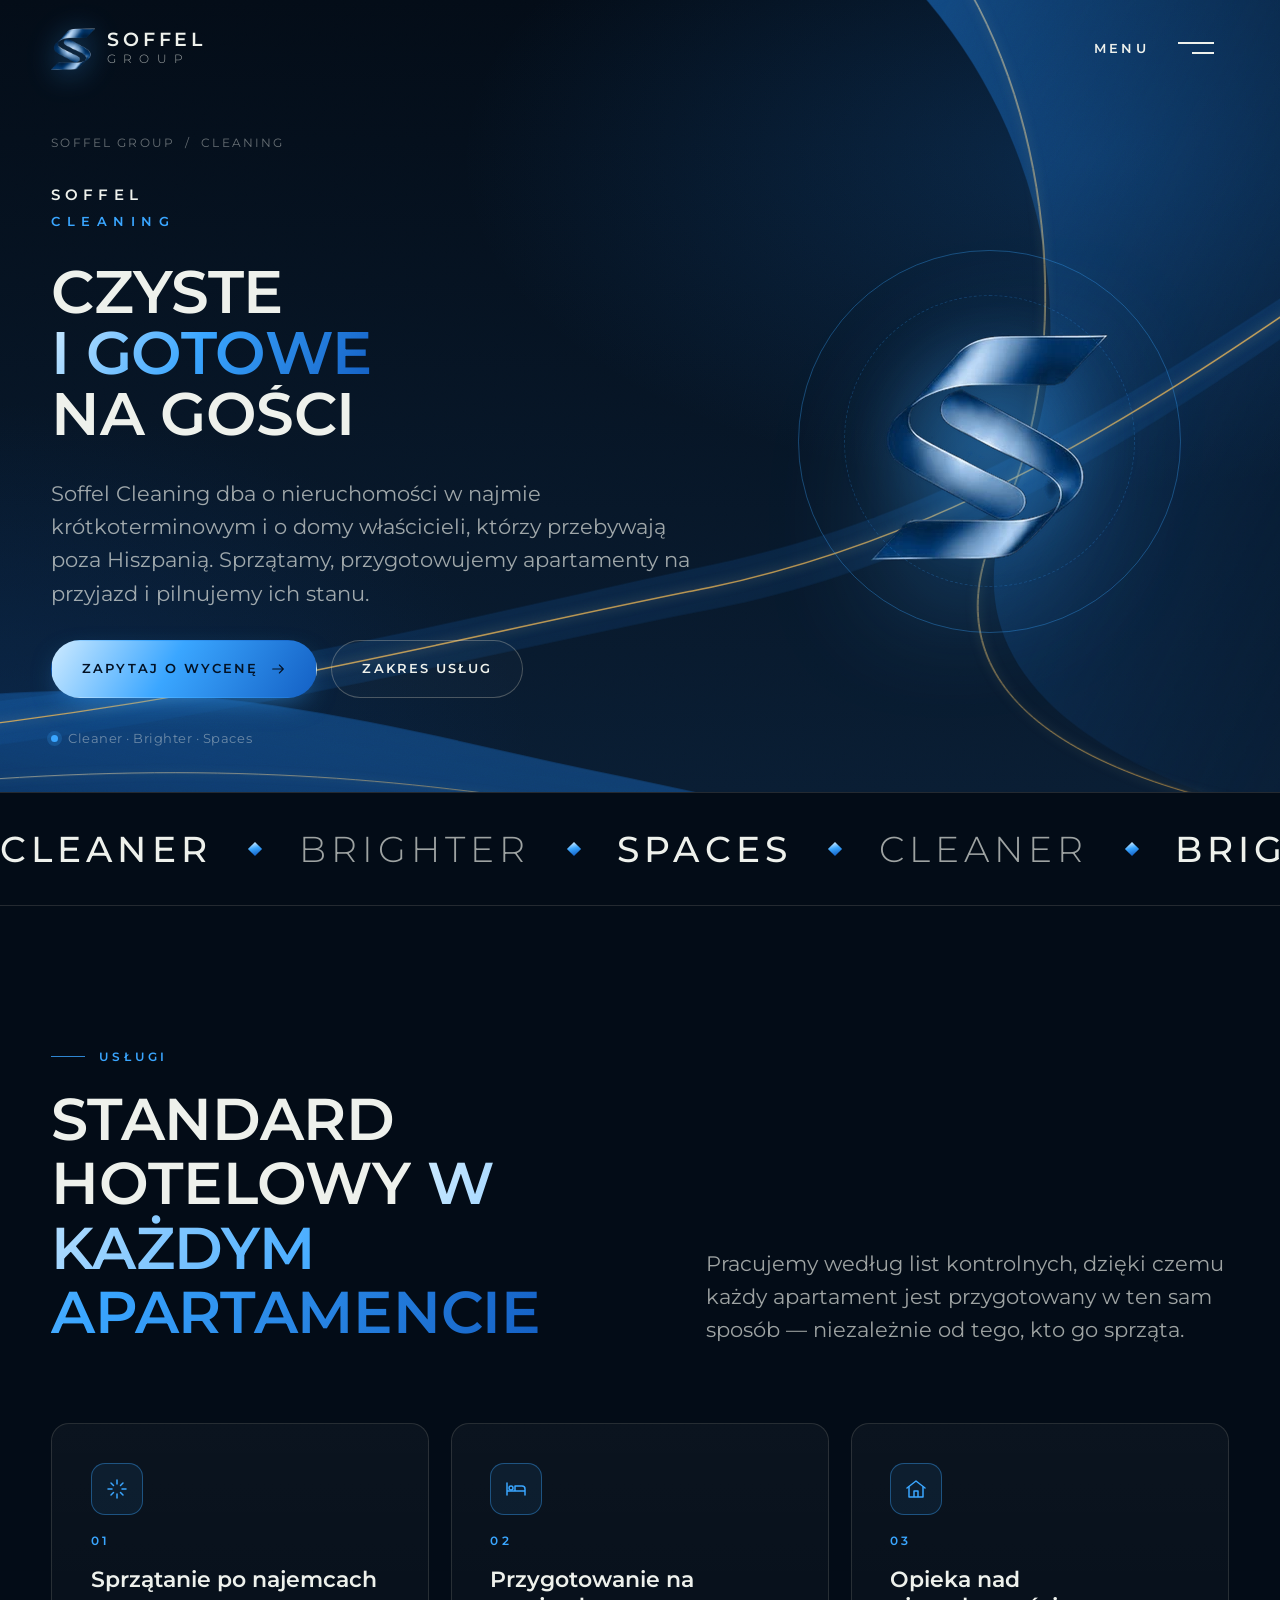
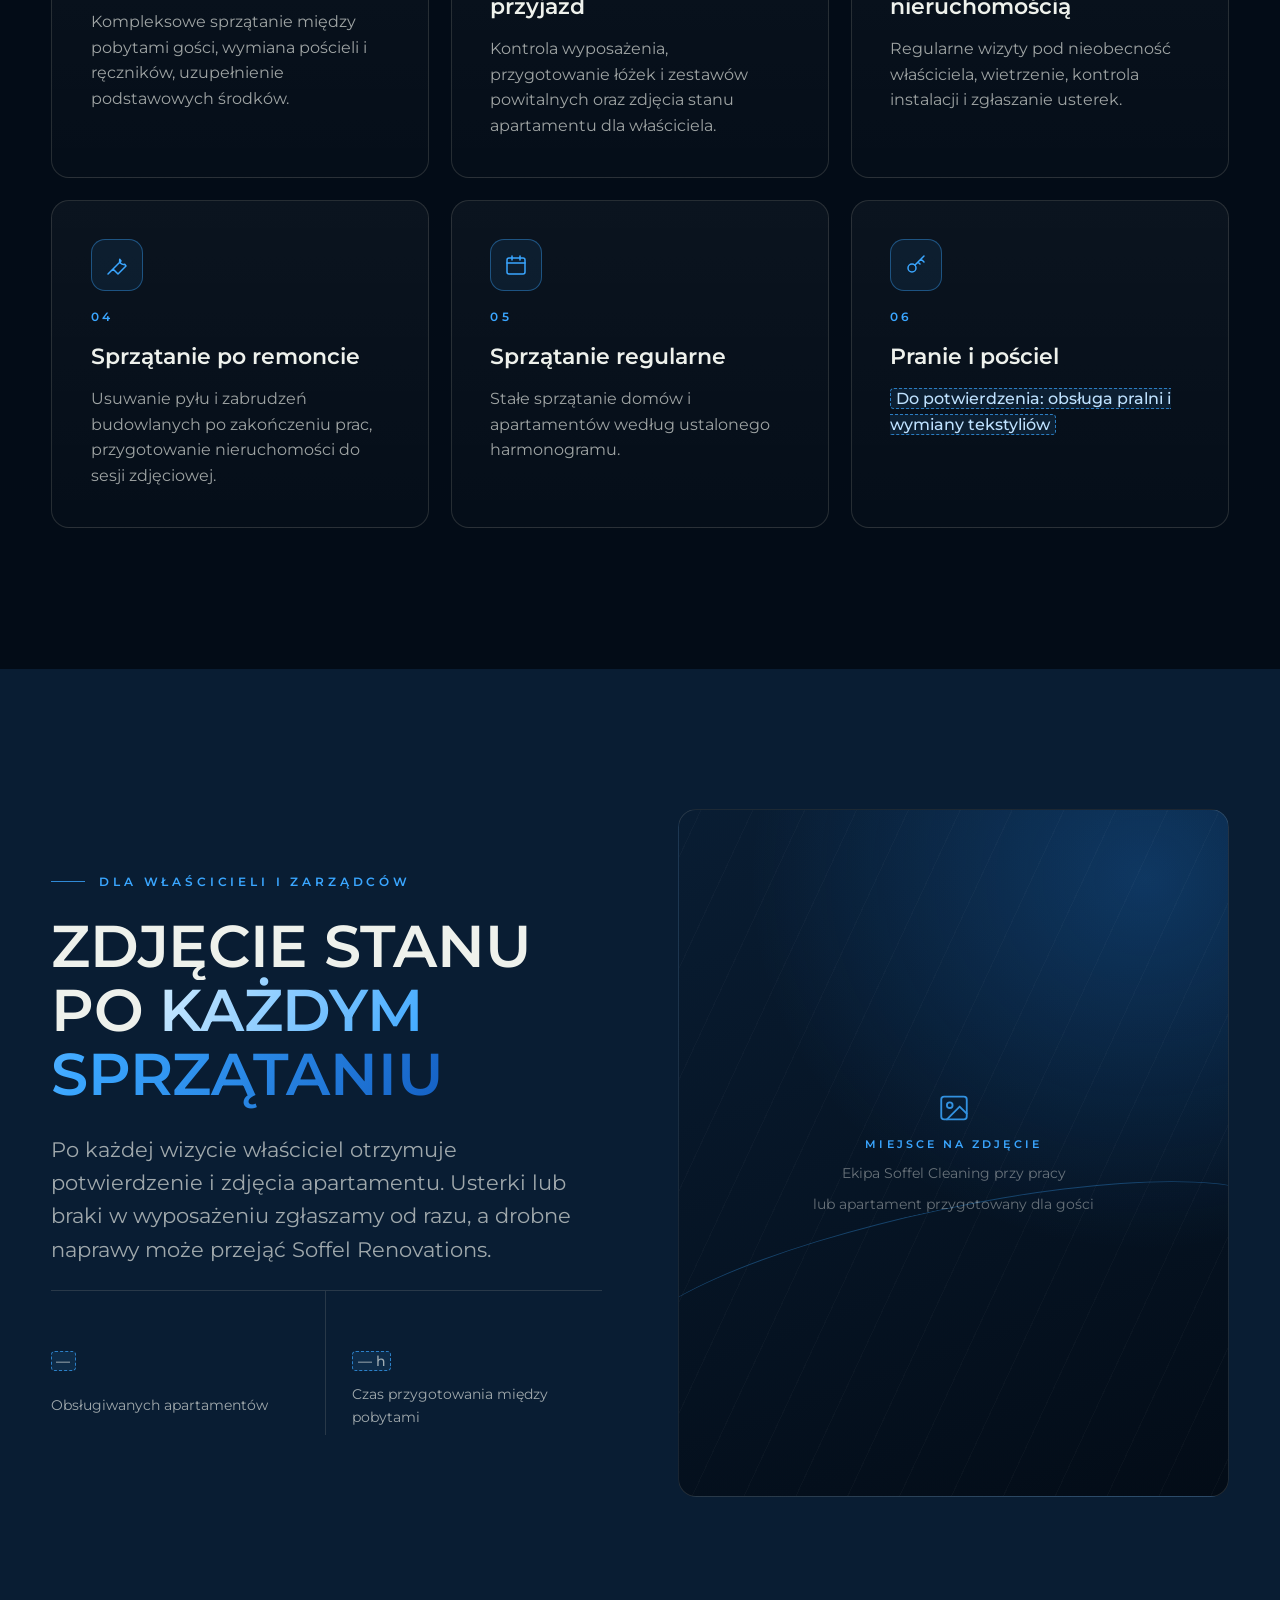
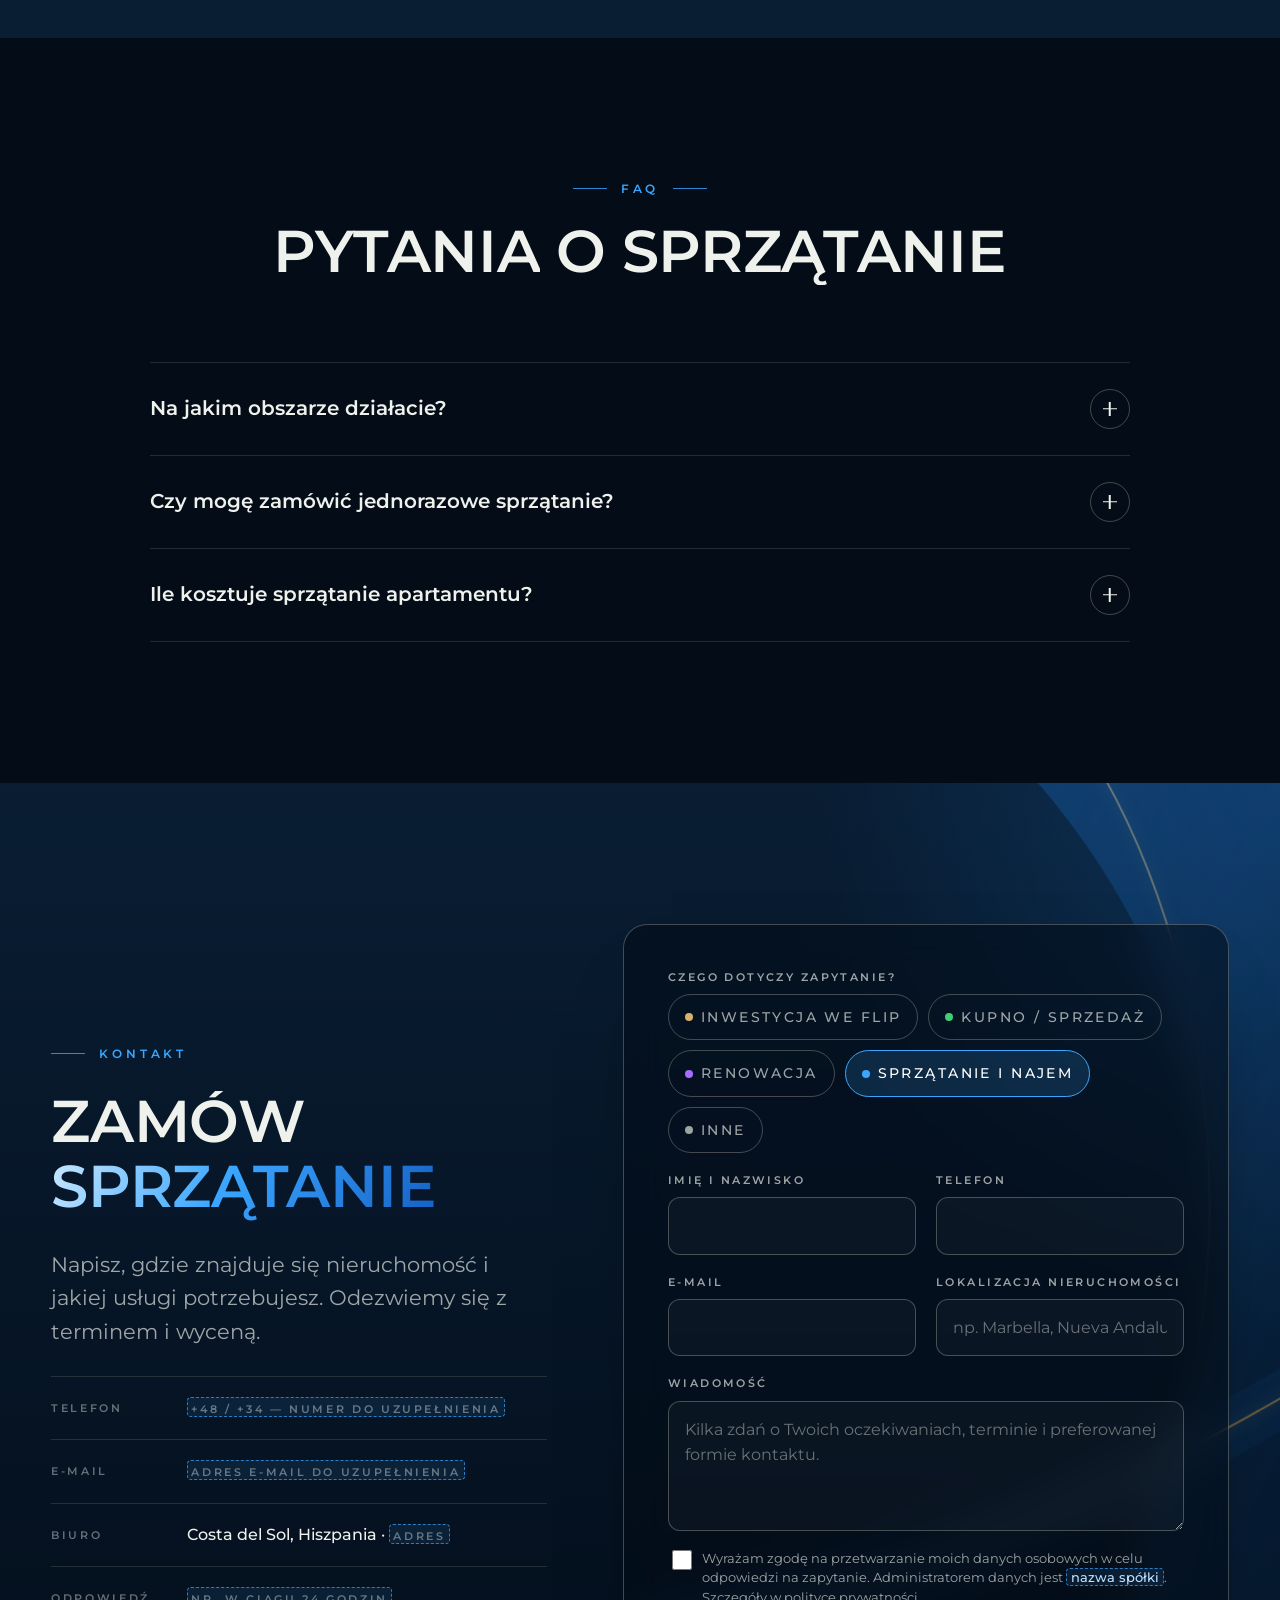
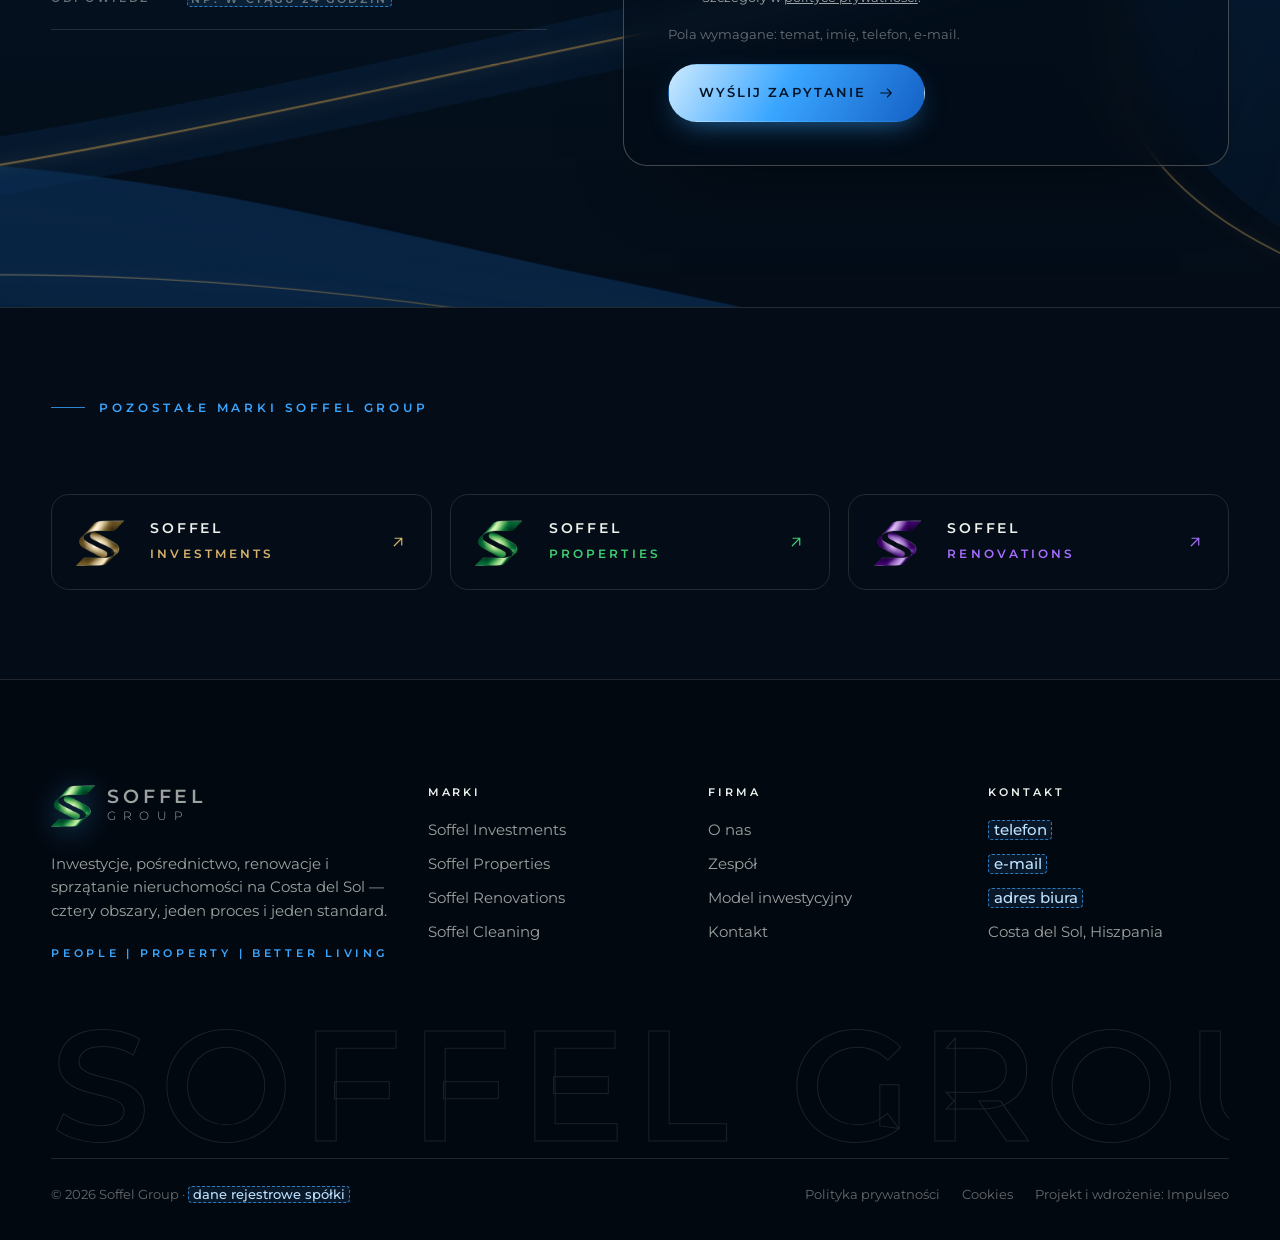
<file: sprzatanie.html>
<!doctype html>
<html lang="pl">
<head>
<meta charset="utf-8">
<meta name="viewport" content="width=device-width, initial-scale=1, viewport-fit=cover">
<title>Soffel Cleaning — sprzątanie apartamentów i najmu krótkoterminowego na Costa del Sol | Soffel Group</title>
<meta name="description" content="Soffel Cleaning: sprzątanie po najemcach, przygotowanie apartamentów na przyjazd gości, sprzątanie po remoncie i opieka nad nieruchomością w Marbelli i Maladze.">
<meta name="robots" content="noindex, nofollow">
<link rel="canonical" href="https://impulseo-pl.github.io/soffel-group/sprzatanie.html">
<meta name="theme-color" content="#04120d">
<meta property="og:type" content="website">
<meta property="og:locale" content="pl_PL">
<meta property="og:site_name" content="Soffel Group">
<meta property="og:title" content="Soffel Cleaning — sprzątanie apartamentów i najmu krótkoterminowego na Costa del Sol | Soffel Group">
<meta property="og:description" content="Soffel Cleaning: sprzątanie po najemcach, przygotowanie apartamentów na przyjazd gości, sprzątanie po remoncie i opieka nad nieruchomością w Marbelli i Maladze.">
<meta property="og:url" content="https://impulseo-pl.github.io/soffel-group/sprzatanie.html">
<meta property="og:image" content="https://impulseo-pl.github.io/soffel-group/img/hero-villa.webp">
<meta name="twitter:card" content="summary_large_image">
<link rel="icon" type="image/png" href="img/favicon.png">
<link rel="apple-touch-icon" href="img/favicon.png">
<link rel="preconnect" href="https://fonts.googleapis.com">
<link rel="preconnect" href="https://fonts.gstatic.com" crossorigin>
<link href="https://fonts.googleapis.com/css2?family=Montserrat:wght@300;400;500;600;700&display=swap" rel="stylesheet">
<link rel="stylesheet" href="assets/styles.css?v=cdd5c02a">
<script type="application/ld+json">{"@context": "https://schema.org", "@type": "RealEstateAgent", "name": "Soffel Group", "slogan": "People | Property | Better Living", "url": "https://impulseo-pl.github.io/soffel-group/", "logo": "https://impulseo-pl.github.io/soffel-group/img/s-green.png", "areaServed": ["Costa del Sol", "Marbella", "Málaga"], "address": {"@type": "PostalAddress", "addressRegion": "Andalucía", "addressCountry": "ES"}, "subOrganization": [{"@type": "Organization", "name": "Soffel Investments"}, {"@type": "Organization", "name": "Soffel Properties"}, {"@type": "Organization", "name": "Soffel Renovations"}, {"@type": "Organization", "name": "Soffel Cleaning"}]}</script>
</head>
<body data-div="clean">
<svg width="0" height="0" style="position:absolute" aria-hidden="true"><defs>
  <clipPath id="heroClip" clipPathUnits="objectBoundingBox"><path d="M0.985,0.015 C0.63,-0.005 0.13,0.13 0.035,0.5 C-0.045,0.83 0.29,1 0.6,0.985 C0.87,0.97 1,0.79 1,0.52 L1,0.015 Z"/></clipPath>
  <linearGradient id="gGold" x1="0" y1="0" x2="1" y2="1"><stop offset="0" stop-color="#f6e6b8"/><stop offset=".45" stop-color="#d4ae62"/><stop offset="1" stop-color="#8d672b"/></linearGradient>
</defs></svg>
<div class="progress" aria-hidden="true"></div>
<header class="site-header">
  <div class="wrap">
    <a class="brand" href="index.html" aria-label="Soffel Group — strona główna">
      <img src="img/s-blue.webp" alt="" width="44" height="44">
      <span class="brand-t"><b>SOFFEL</b><i>GROUP</i></span>
    </a>
    <button class="burger" type="button" aria-expanded="false" aria-controls="menu">
      <span class="lbl"><span class="t-open">Menu</span><span class="t-close">Zamknij</span></span><span class="bars"></span>
    </button>
  </div>
</header>
<div class="menu" id="menu" aria-hidden="true">
  <div class="menu-grid">
    <nav class="menu-main" aria-label="Marki Soffel Group"><ol><li><a href="inwestycje.html" style="--c:#d6b26a" data-mi="inv"><small>01</small><span>Investments</span></a></li><li><a href="nieruchomosci.html" style="--c:#3fcf72" data-mi="prop"><small>02</small><span>Properties</span></a></li><li><a href="renowacje.html" style="--c:#a76cff" data-mi="reno"><small>03</small><span>Renovations</span></a></li><li><a href="sprzatanie.html" style="--c:#3aa6ff" data-mi="clean" aria-current=page><small>04</small><span>Cleaning</span></a></li></ol></nav>
    <div class="menu-side">
      <div><p class="menu-h">Eksploruj</p><ul class="menu-links"><li><a href="index.html">Strona główna</a></li><li><a href="o-nas.html">O nas</a></li><li><a href="o-nas.html#zespol">Zespół</a></li><li><a href="inwestycje.html#model">Model inwestycyjny</a></li><li><a href="#kontakt">Kontakt</a></li></ul></div>
      <div><p class="menu-h">Kontakt</p><ul class="menu-contact"><li><span class="ph">e-mail</span></li><li><span class="ph">telefon</span></li><li class="muted">Costa del Sol · Marbella · Málaga</li></ul></div>
    </div>
    <div class="menu-media" aria-hidden="true">
      <figure class="frame-c"><img class="on" src="img/hero-villa.webp" alt="" data-mi="group" loading="lazy"><img src="img/hero-villa.webp" alt="" data-mi="inv" loading="lazy"><img src="img/kuchnia-salon.webp" alt="" data-mi="prop" loading="lazy"><img src="img/salon-1.webp" alt="" data-mi="reno" loading="lazy"><img src="img/lazienka-wanna.webp" alt="" data-mi="clean" loading="lazy"><span class="menu-mark"><img src="img/s-gold.webp" alt="" data-mi="inv" loading="lazy"><img src="img/s-green.webp" alt="" data-mi="prop" loading="lazy"><img src="img/s-purple.webp" alt="" data-mi="reno" loading="lazy"><img src="img/s-blue.webp" alt="" data-mi="clean" loading="lazy"></span></figure>
    </div>
  </div>
</div>
<main>

<section class="hero sub">
  <svg class="ribbons" viewBox="0 0 1440 900" preserveAspectRatio="xMidYMid slice" aria-hidden="true">
  <defs>
    <linearGradient id="hb1" x1="0" y1="0" x2="1" y2="1"><stop offset="0" style="stop-color:var(--rib-1)" stop-opacity=".55"/><stop offset="1" style="stop-color:var(--rib-2)" stop-opacity=".05"/></linearGradient>
    <linearGradient id="hb2" x1="0" y1="1" x2="1" y2="0"><stop offset="0" style="stop-color:var(--rib-2)" stop-opacity=".95"/><stop offset="1" style="stop-color:var(--rib-1)" stop-opacity=".25"/></linearGradient>
  </defs>
  <g class="drift">
    <path class="band" fill="url(#hb1)" d="M1000,-40 C1170,120 1230,380 1140,560 C1070,720 1160,860 1500,940 L1500,-40 Z"/>
    <path class="band" fill="url(#hb2)" d="M-60,790 C220,760 430,820 660,870 C780,895 900,920 1010,950 L-60,950 Z"/>
    <path class="band" fill="url(#hb1)" opacity=".55" d="M-60,800 C300,760 520,700 800,640 C1060,585 1270,455 1500,300 L1500,345 C1270,505 1060,640 800,690 C520,745 300,805 -60,850 Z"/>
    <path class="gl" d="M-60,825 C300,782 520,720 800,665 C1060,610 1270,480 1500,320"/>
    <path class="gl d2" d="M1070,-40 C1190,140 1210,420 1120,600 C1050,760 1160,880 1500,930"/>
    <path class="gl d3" d="M-60,885 C240,860 450,880 670,915 C770,930 850,945 910,960"/>
    <circle class="spark" cx="1290" cy="462" r="3"/>
    <circle class="spark s2" cx="1120" cy="600" r="2.6"/>
  </g>
</svg>
  <div class="wrap hero-grid">
    <div class="hero-copy">
      <nav class="breadcrumbs fade-up" aria-label="Okruszki"><a href="index.html">Soffel Group</a><span>/</span><span>Cleaning</span></nav>
      <div class="div-label fade-up"><b>SOFFEL</b><span>Cleaning</span></div>
      <h1 class="display"><span class="ln"><span>Czyste</span></span><span class="ln"><span><span class="acc-text">i gotowe</span></span></span><span class="ln"><span>na gości</span></span></h1>
      <p class="lead fade-up d1">Soffel Cleaning dba o nieruchomości w najmie krótkoterminowym i o domy właścicieli, którzy przebywają poza Hiszpanią. Sprzątamy, przygotowujemy apartamenty na przyjazd i pilnujemy ich stanu.</p>
      <div class="hero-cta fade-up d2">
        <a class="btn btn-primary" href="#kontakt">Zapytaj o wycenę <svg viewBox="0 0 24 24" fill="none" stroke="currentColor" stroke-width="1.6" stroke-linecap="round" stroke-linejoin="round"><path d="M4 12h16m-6-6 6 6-6 6"/></svg></a>
        <a class="btn btn-ghost" href="#oferta">Zakres usług</a>
      </div>
      <p class="hero-note fade-up d3">Cleaner · Brighter · Spaces</p>
    </div>
    <div class="div-mark" aria-hidden="true"><span class="glow"></span><img src="img/s-blue.webp" alt="" width="240" height="240"></div>
  </div>
</section>

<div class="marquee" aria-hidden="true"><div class="track"><span>Cleaner</span><span>Brighter</span><span>Spaces</span><span>Cleaner</span><span>Brighter</span><span>Spaces</span><span>Cleaner</span><span>Brighter</span><span>Spaces</span><span>Cleaner</span><span>Brighter</span><span>Spaces</span></div></div>

<section class="sec" id="oferta">
  <div class="wrap">
    <div class="sec-head split">
      <div style="display:grid;gap:22px"><span class="eyebrow">Usługi</span><h2 class="h2 split-words">Standard hotelowy <span class="acc-text">w każdym apartamencie</span></h2></div>
      <p class="lead rv">Pracujemy według list kontrolnych, dzięki czemu każdy apartament jest przygotowany w ten sam sposób — niezależnie od tego, kto go sprząta.</p>
    </div>
    <div class="cards" data-stagger>
      <article class="card"><span class="ic"><svg viewBox="0 0 24 24" fill="none" stroke="currentColor" stroke-width="1.5" stroke-linecap="round" stroke-linejoin="round"><path d="M12 3v4m0 10v4M3 12h4m10 0h4M6 6l2.5 2.5m7 7L18 18M18 6l-2.5 2.5m-7 7L6 18"/></svg></span><span class="k">01</span><h3>Sprzątanie po najemcach</h3><p>Kompleksowe sprzątanie między pobytami gości, wymiana pościeli i ręczników, uzupełnienie podstawowych środków.</p></article>
      <article class="card"><span class="ic"><svg viewBox="0 0 24 24" fill="none" stroke="currentColor" stroke-width="1.5" stroke-linecap="round" stroke-linejoin="round"><path d="M3 18V6m0 8h18v4M21 14v-2a3 3 0 0 0-3-3h-7v5"/><circle cx="7" cy="11" r="2"/></svg></span><span class="k">02</span><h3>Przygotowanie na przyjazd</h3><p>Kontrola wyposażenia, przygotowanie łóżek i zestawów powitalnych oraz zdjęcia stanu apartamentu dla właściciela.</p></article>
      <article class="card"><span class="ic"><svg viewBox="0 0 24 24" fill="none" stroke="currentColor" stroke-width="1.5" stroke-linecap="round" stroke-linejoin="round"><path d="M3 11 12 4l9 7"/><path d="M5 10v10h14V10M10 20v-6h4v6"/></svg></span><span class="k">03</span><h3>Opieka nad nieruchomością</h3><p>Regularne wizyty pod nieobecność właściciela, wietrzenie, kontrola instalacji i zgłaszanie usterek.</p></article>
      <article class="card"><span class="ic"><svg viewBox="0 0 24 24" fill="none" stroke="currentColor" stroke-width="1.5" stroke-linecap="round" stroke-linejoin="round"><path d="M14.7 6.3a4 4 0 0 0 5 5L21 13l-8 8-5-5 8-8-1.3-1.7ZM3 21l5-5"/></svg></span><span class="k">04</span><h3>Sprzątanie po remoncie</h3><p>Usuwanie pyłu i zabrudzeń budowlanych po zakończeniu prac, przygotowanie nieruchomości do sesji zdjęciowej.</p></article>
      <article class="card"><span class="ic"><svg viewBox="0 0 24 24" fill="none" stroke="currentColor" stroke-width="1.5" stroke-linecap="round" stroke-linejoin="round"><rect x="3" y="5" width="18" height="16" rx="2"/><path d="M3 10h18M8 3v4m8-4v4"/></svg></span><span class="k">05</span><h3>Sprzątanie regularne</h3><p>Stałe sprzątanie domów i apartamentów według ustalonego harmonogramu.</p></article>
      <article class="card"><span class="ic"><svg viewBox="0 0 24 24" fill="none" stroke="currentColor" stroke-width="1.5" stroke-linecap="round" stroke-linejoin="round"><circle cx="8" cy="15" r="4"/><path d="m11 12 9-9m-3 3 3 3m-6 0 2 2"/></svg></span><span class="k">06</span><h3>Pranie i pościel</h3><p><span class="ph">Do potwierdzenia: obsługa pralni i wymiany tekstyliów</span></p></article>
    </div>
  </div>
</section>

<section class="sec tint">
  <div class="wrap split rev">
    <div class="media rv-img"><div class="ph-img " style="" role="img" aria-label="Miejsce na zdjęcie: Ekipa Soffel Cleaning przy pracy"><div class="ph-in"><svg viewBox="0 0 24 24" fill="none" stroke="currentColor" stroke-width="1.3" stroke-linecap="round" stroke-linejoin="round"><rect x="3" y="4" width="18" height="16" rx="2"/><circle cx="9" cy="10" r="2"/><path d="m21 16-5-5-9 9"/></svg><b>Miejsce na zdjęcie</b><span>Ekipa Soffel Cleaning przy pracy</span><span>lub apartament przygotowany dla gości</span></div></div></div>
    <div class="copy">
      <span class="eyebrow">Dla właścicieli i zarządców</span>
      <h2 class="h2 split-words">Zdjęcie stanu po <span class="acc-text">każdym sprzątaniu</span></h2>
      <p class="lead rv">Po każdej wizycie właściciel otrzymuje potwierdzenie i zdjęcia apartamentu. Usterki lub braki w wyposażeniu zgłaszamy od razu, a drobne naprawy może przejąć Soffel Renovations.</p>
      <div class="facts" style="grid-template-columns:1fr 1fr" data-stagger>
        <div class="fact"><strong><span class="ph">—</span></strong><span>Obsługiwanych apartamentów</span></div>
        <div class="fact"><strong><span class="ph">— h</span></strong><span>Czas przygotowania między pobytami</span></div>
      </div>
    </div>
  </div>
</section>

<section class="sec dark-faq">
  <div class="wrap">
    <div class="sec-head center"><span class="eyebrow center">FAQ</span><h2 class="h2 split-words">Pytania o sprzątanie</h2></div>
    <div class="dark-faq"><div class="faq"><details class="rv"><summary>Na jakim obszarze działacie?<span class="pm" aria-hidden="true"></span></summary><div class="ans"><p>Obsługujemy nieruchomości na Costa del Sol, w okolicach Marbelli i Malagi. <span class="ph">Dokładny obszar do uzupełnienia</span></p></div></details><details class="rv"><summary>Czy mogę zamówić jednorazowe sprzątanie?<span class="pm" aria-hidden="true"></span></summary><div class="ans"><p>Tak. Oprócz stałej obsługi najmu realizujemy także jednorazowe zlecenia, np. sprzątanie po remoncie lub przed sprzedażą.</p></div></details><details class="rv"><summary>Ile kosztuje sprzątanie apartamentu?<span class="pm" aria-hidden="true"></span></summary><div class="ans"><p>Cena zależy od metrażu, liczby sypialni i zakresu usług. <span class="ph">Cennik lub stawka orientacyjna</span></p></div></details></div></div>
  </div>
</section>

<section class="contact sec" id="kontakt">
  <svg class="ribbons" viewBox="0 0 1440 900" preserveAspectRatio="xMidYMid slice" aria-hidden="true">
  <defs>
    <linearGradient id="cb1" x1="0" y1="0" x2="1" y2="1"><stop offset="0" style="stop-color:var(--rib-1)" stop-opacity=".55"/><stop offset="1" style="stop-color:var(--rib-2)" stop-opacity=".05"/></linearGradient>
    <linearGradient id="cb2" x1="0" y1="1" x2="1" y2="0"><stop offset="0" style="stop-color:var(--rib-2)" stop-opacity=".95"/><stop offset="1" style="stop-color:var(--rib-1)" stop-opacity=".25"/></linearGradient>
  </defs>
  <g class="drift">
    <path class="band" fill="url(#cb1)" d="M1000,-40 C1170,120 1230,380 1140,560 C1070,720 1160,860 1500,940 L1500,-40 Z"/>
    <path class="band" fill="url(#cb2)" d="M-60,790 C220,760 430,820 660,870 C780,895 900,920 1010,950 L-60,950 Z"/>
    <path class="band" fill="url(#cb1)" opacity=".55" d="M-60,800 C300,760 520,700 800,640 C1060,585 1270,455 1500,300 L1500,345 C1270,505 1060,640 800,690 C520,745 300,805 -60,850 Z"/>
    <path class="gl" d="M-60,825 C300,782 520,720 800,665 C1060,610 1270,480 1500,320"/>
    <path class="gl d2" d="M1070,-40 C1190,140 1210,420 1120,600 C1050,760 1160,880 1500,930"/>
    <path class="gl d3" d="M-60,885 C240,860 450,880 670,915 C770,930 850,945 910,960"/>
    <circle class="spark" cx="1290" cy="462" r="3"/>
    <circle class="spark s2" cx="1120" cy="600" r="2.6"/>
  </g>
</svg>
  <div class="wrap contact-grid">
    <div class="contact-info rv">
      <span class="eyebrow">Kontakt</span>
      <h2 class="h2 split-words">Zamów <span class="acc-text">sprzątanie</span></h2>
      <p class="lead">Napisz, gdzie znajduje się nieruchomość i jakiej usługi potrzebujesz. Odezwiemy się z terminem i wyceną.</p>
      <div class="contact-lines">
        <div><span>Telefon</span><b><span class="ph">+48 / +34 — numer do uzupełnienia</span></b></div>
        <div><span>E-mail</span><b><span class="ph">adres e-mail do uzupełnienia</span></b></div>
        <div><span>Biuro</span><b>Costa del Sol, Hiszpania · <span class="ph">adres</span></b></div>
        <div><span>Odpowiedź</span><b><span class="ph">np. w ciągu 24 godzin</span></b></div>
      </div>
    </div>
    <form class="form rv" style="--d:.15s" action="#" method="post" novalidate>
      <div class="field full"><label>Czego dotyczy zapytanie?</label><div class="chips"><label style="--c:#d6b26a"><input type="radio" name="temat" value="inv" required><span><i></i>Inwestycja we flip</span></label><label style="--c:#3fcf72"><input type="radio" name="temat" value="prop" required><span><i></i>Kupno / sprzedaż</span></label><label style="--c:#a76cff"><input type="radio" name="temat" value="reno" required><span><i></i>Renowacja</span></label><label style="--c:#3aa6ff"><input type="radio" name="temat" value="clean" checked required><span><i></i>Sprzątanie i najem</span></label><label style="--c:#9aa59f"><input type="radio" name="temat" value="other" required><span><i></i>Inne</span></label></div></div>
      <div class="field"><label for="f-imie">Imię i nazwisko</label><input id="f-imie" name="imie" autocomplete="name" required></div>
      <div class="field"><label for="f-tel">Telefon</label><input id="f-tel" name="telefon" type="tel" autocomplete="tel" required></div>
      <div class="field"><label for="f-mail">E-mail</label><input id="f-mail" name="email" type="email" autocomplete="email" required></div>
      <div class="field"><label for="f-lok">Lokalizacja nieruchomości</label><input id="f-lok" name="lokalizacja" placeholder="np. Marbella, Nueva Andalucía"></div>
      <div class="field full"><label for="f-msg">Wiadomość</label><textarea id="f-msg" name="wiadomosc" placeholder="Kilka zdań o Twoich oczekiwaniach, terminie i preferowanej formie kontaktu."></textarea></div>
      <label class="consent full"><input type="checkbox" required><span>Wyrażam zgodę na przetwarzanie moich danych osobowych w celu odpowiedzi na zapytanie. Administratorem danych jest <span class="ph">nazwa spółki</span>. Szczegóły w <a href="#" style="text-decoration:underline">polityce prywatności</a>.</span></label>
      <div class="actions full"><small>Pola wymagane: temat, imię, telefon, e-mail.</small><button class="btn btn-primary" type="submit">Wyślij zapytanie <svg viewBox="0 0 24 24" fill="none" stroke="currentColor" stroke-width="1.6" stroke-linecap="round" stroke-linejoin="round"><path d="M4 12h16m-6-6 6 6-6 6"/></svg></button></div>
      <div class="form-ok"><div class="tick"><svg viewBox="0 0 24 24" fill="none" stroke="currentColor" stroke-width="2" stroke-linecap="round" stroke-linejoin="round"><path d="m5 12 5 5 9-10"/></svg></div><h3 class="h3">Dziękujemy za wiadomość</h3><p class="muted">To wersja demonstracyjna — po wdrożeniu formularz będzie trafiał bezpośrednio na skrzynkę Soffel Group.</p></div>
    </form>
  </div>
</section>
<section class="sec-sm" style="border-top:1px solid var(--line)">
  <div class="wrap">
    <div class="sec-head"><span class="eyebrow">Pozostałe marki Soffel Group</span></div>
    <div class="siblings"><a class="sib rv" style="--c:#d6b26a;--d:0.0s" href="inwestycje.html"><img src="img/s-gold.webp" alt="" width="48" height="48" loading="lazy"><div><b>SOFFEL</b><span>Investments</span></div><svg viewBox="0 0 24 24" fill="none" stroke="currentColor" stroke-width="1.6" stroke-linecap="round" stroke-linejoin="round"><path d="M7 17 17 7M8 7h9v9"/></svg></a><a class="sib rv" style="--c:#3fcf72;--d:0.08s" href="nieruchomosci.html"><img src="img/s-green.webp" alt="" width="48" height="48" loading="lazy"><div><b>SOFFEL</b><span>Properties</span></div><svg viewBox="0 0 24 24" fill="none" stroke="currentColor" stroke-width="1.6" stroke-linecap="round" stroke-linejoin="round"><path d="M7 17 17 7M8 7h9v9"/></svg></a><a class="sib rv" style="--c:#a76cff;--d:0.16s" href="renowacje.html"><img src="img/s-purple.webp" alt="" width="48" height="48" loading="lazy"><div><b>SOFFEL</b><span>Renovations</span></div><svg viewBox="0 0 24 24" fill="none" stroke="currentColor" stroke-width="1.6" stroke-linecap="round" stroke-linejoin="round"><path d="M7 17 17 7M8 7h9v9"/></svg></a></div>
  </div>
</section>

</main>
<footer class="site-footer">
  <div class="wrap">
    <div class="foot-top">
      <div>
        <a class="brand" href="index.html"><img src="img/s-green.webp" alt="" width="44" height="44"><span class="brand-t"><b>SOFFEL</b><i>GROUP</i></span></a>
        <p class="about">Inwestycje, pośrednictwo, renowacje i sprzątanie nieruchomości na Costa del Sol — cztery obszary, jeden proces i jeden standard.</p>
        <p class="tagline">People | Property | Better Living</p>
      </div>
      <div><h4>Marki</h4><ul><li><a href="inwestycje.html">Soffel Investments</a></li><li><a href="nieruchomosci.html">Soffel Properties</a></li><li><a href="renowacje.html">Soffel Renovations</a></li><li><a href="sprzatanie.html">Soffel Cleaning</a></li></ul></div>
      <div><h4>Firma</h4><ul><li><a href="o-nas.html">O nas</a></li><li><a href="o-nas.html#zespol">Zespół</a></li><li><a href="inwestycje.html#model">Model inwestycyjny</a></li><li><a href="#kontakt">Kontakt</a></li></ul></div>
      <div><h4>Kontakt</h4><ul><li><span class="ph">telefon</span></li><li><span class="ph">e-mail</span></li><li><span class="ph">adres biura</span></li><li>Costa del Sol, Hiszpania</li></ul></div>
    </div>
    <div class="foot-big" aria-hidden="true">Soffel Group</div>
    <div class="foot-bot">
      <span>© 2026 Soffel Group · <span class="ph">dane rejestrowe spółki</span></span>
      <nav><a href="#">Polityka prywatności</a><a href="#">Cookies</a><span>Projekt i wdrożenie: Impulseo</span></nav>
    </div>
  </div>
</footer>
<div class="lb" role="dialog" aria-modal="true" aria-label="Podgląd zdjęcia"><img alt=""><button class="x" type="button" aria-label="Zamknij"><svg viewBox="0 0 24 24" fill="none" stroke="currentColor" stroke-width="1.6" stroke-linecap="round"><path d="M6 6l12 12M18 6 6 18"/></svg></button><button class="pv" type="button" aria-label="Poprzednie"><svg viewBox="0 0 24 24" fill="none" stroke="currentColor" stroke-width="1.6" stroke-linecap="round" stroke-linejoin="round"><path d="m15 6-6 6 6 6"/></svg></button><button class="nx" type="button" aria-label="Następne"><svg viewBox="0 0 24 24" fill="none" stroke="currentColor" stroke-width="1.6" stroke-linecap="round" stroke-linejoin="round"><path d="m9 6 6 6-6 6"/></svg></button></div>
<script src="assets/main.js?v=38920b10" defer></script>
</body>
</html>
</file>
<file: assets/styles.css>
/* =========================================================
   SOFFEL GROUP — premium real estate, Costa del Sol
   Jeden font (Montserrat), motyw sterowany przez body[data-div]
   ========================================================= */

:root {
  --logo-glow: #2fb35a;
  --font: "Montserrat", system-ui, -apple-system, "Segoe UI", sans-serif;

  --ink: #04120d;
  --ink-2: #071c15;
  --ink-3: #0c2a20;
  --line: rgba(233, 226, 205, .14);
  --line-strong: rgba(233, 226, 205, .28);
  --text: #eef1ec;
  --muted: rgba(238, 241, 236, .66);
  --faint: rgba(238, 241, 236, .42);

  --cream: #f4f0e7;
  --cream-2: #ebe5d6;
  --paper-text: #0f1b16;
  --paper-muted: #55615b;
  --paper-line: rgba(15, 27, 22, .12);

  --gold-1: #f3dfa8;
  --gold-2: #cfa95e;
  --gold-3: #96702f;
  --gold: #cfa95e;
  --gold-grad: linear-gradient(120deg, var(--gold-1) 0%, var(--gold-2) 42%, var(--gold-3) 100%);

  --green: #2fb35a;
  --purple: #9d5cff;
  --blue: #2f9bff;

  /* motyw domyślny = grupa */
  --acc: var(--gold);
  --acc-2: var(--gold-1);
  --acc-grad: var(--gold-grad);
  --acc-ink: #1a1408;
  --rib-1: #1f8a4c;
  --rib-2: #0b3d26;
  --deep: #04120d;
  --deep-2: #0a281d;

  --wrap: 1440px;
  --gut: clamp(20px, 4vw, 56px);
  --radius: 18px;
  --ease: cubic-bezier(.22, .8, .2, 1);
  --ease-io: cubic-bezier(.65, 0, .35, 1);
}

body[data-div="inv"] {
  --logo-glow: var(--acc);
  --acc: #d6b26a; --acc-2: #f5e2b0; --acc-grad: var(--gold-grad); --acc-ink: #1a1408;
  --rib-1: #b88b3c; --rib-2: #3a2a10; --deep: #070806; --deep-2: #17140c;
}
body[data-div="prop"] {
  --logo-glow: var(--acc);
  --acc: #3fcf72; --acc-2: #a6f0be; --acc-grad: linear-gradient(120deg, #b9f5cc 0%, #3fcf72 45%, #17803f 100%); --acc-ink: #03170b;
  --rib-1: #23a356; --rib-2: #08361d; --deep: #03110a; --deep-2: #0a2717;
}
body[data-div="reno"] {
  --logo-glow: var(--acc);
  --acc: #a76cff; --acc-2: #dcc6ff; --acc-grad: linear-gradient(120deg, #e3d1ff 0%, #a76cff 45%, #5d23b8 100%); --acc-ink: #13072a;
  --rib-1: #7b3fe0; --rib-2: #2a1052; --deep: #0b0714; --deep-2: #1a1029;
}
body[data-div="clean"] {
  --logo-glow: var(--acc);
  --acc: #3aa6ff; --acc-2: #bfe2ff; --acc-grad: linear-gradient(120deg, #cdeaff 0%, #3aa6ff 45%, #1460c4 100%); --acc-ink: #031225;
  --rib-1: #1f7fe0; --rib-2: #0a2c55; --deep: #030c17; --deep-2: #091d33;
}

/* ---------- reset ---------- */
*, *::before, *::after { box-sizing: border-box; }
html { -webkit-text-size-adjust: 100%; scroll-behavior: smooth; }
body {
  margin: 0; background: var(--deep); color: var(--text);
  font-family: var(--font); font-size: 16px; line-height: 1.65; font-weight: 400;
  -webkit-font-smoothing: antialiased; text-rendering: optimizeLegibility;
  overflow-x: hidden;
}
img, svg, video { display: block; max-width: 100%; }
img { height: auto; }
a { color: inherit; text-decoration: none; }
button, input, select, textarea { font: inherit; color: inherit; }
h1, h2, h3, h4, p, ul, ol, figure, blockquote { margin: 0; }
ul, ol { padding: 0; list-style: none; }
::selection { background: var(--acc); color: var(--acc-ink); }
:focus-visible { outline: 2px solid var(--acc); outline-offset: 3px; border-radius: 4px; }

.wrap { width: 100%; max-width: var(--wrap); margin-inline: auto; padding-inline: var(--gut); }
.sr { position: absolute; width: 1px; height: 1px; overflow: hidden; clip: rect(0 0 0 0); white-space: nowrap; }

/* ---------- typografia ---------- */
.eyebrow {
  display: inline-flex; flex-wrap: wrap; align-items: center; gap: 8px 14px;
  font-size: 12px; font-weight: 600; letter-spacing: .32em; text-transform: uppercase; color: var(--acc);
}
.eyebrow::before { content: ""; width: 34px; height: 1px; background: currentColor; opacity: .8; }
.eyebrow.center { justify-content: center; }
.eyebrow.center::after { content: ""; width: 34px; height: 1px; background: currentColor; opacity: .8; }

.display {
  font-weight: 600; text-transform: uppercase; letter-spacing: -.01em; line-height: .98;
  font-size: clamp(2.3rem, 0.8rem + 3.7vw, 4.7rem);
}
.h2 {
  font-weight: 600; text-transform: uppercase; letter-spacing: -.005em; line-height: 1.04;
  font-size: clamp(2rem, 1.1rem + 3.2vw, 4.2rem);
}
.h3 { font-weight: 600; font-size: clamp(1.25rem, 1rem + .8vw, 1.6rem); line-height: 1.2; letter-spacing: .005em; }
.lead { font-size: clamp(1.05rem, .95rem + .45vw, 1.3rem); line-height: 1.6; color: var(--muted); font-weight: 400; max-width: 46ch; }
.muted { color: var(--muted); }
.gold-text, .acc-text {
  background: var(--acc-grad); -webkit-background-clip: text; background-clip: text; color: transparent;
}
.thin { font-weight: 300; }

/* ---------- przyciski ---------- */
.btn {
  --h: 58px;
  position: relative; display: inline-flex; align-items: center; justify-content: center; gap: 12px;
  height: var(--h); padding: 0 30px; border-radius: 999px; overflow: hidden; isolation: isolate;
  font-size: 13px; font-weight: 600; letter-spacing: .16em; text-transform: uppercase; white-space: nowrap;
  border: 1px solid transparent; cursor: pointer; transition: transform .5s var(--ease), box-shadow .5s var(--ease), color .4s, border-color .4s;
}
.btn svg { width: 16px; height: 16px; transition: transform .5s var(--ease); }
.btn:hover svg { transform: translateX(4px); }
.btn-primary { background: var(--acc-grad); color: var(--acc-ink); box-shadow: 0 10px 30px -12px color-mix(in srgb, var(--acc) 70%, transparent); }
.btn-primary::after {
  content: ""; position: absolute; inset: 0; z-index: -1;
  background: linear-gradient(110deg, transparent 30%, rgba(255,255,255,.55) 50%, transparent 70%);
  transform: translateX(-120%); transition: transform .9s var(--ease);
}
.btn-primary:hover { transform: translateY(-2px); box-shadow: 0 18px 40px -14px color-mix(in srgb, var(--acc) 80%, transparent); }
.btn-primary:hover::after { transform: translateX(120%); }
.btn-ghost { border-color: var(--line-strong); color: var(--text); background: rgba(255,255,255,.02); }
.btn-ghost:hover { border-color: var(--acc); color: var(--acc-2); }
.btn-sm { --h: 46px; padding: 0 22px; font-size: 12px; }
.paper .btn-ghost { color: var(--paper-text); border-color: var(--paper-line); }
.paper .btn-ghost:hover { border-color: var(--paper-text); color: var(--paper-text); }

.link-arrow {
  display: inline-flex; align-items: center; gap: 10px; font-size: 13px; font-weight: 600; letter-spacing: .16em; text-transform: uppercase; color: var(--acc);
}
.link-arrow svg { width: 16px; height: 16px; transition: transform .5s var(--ease); }
.link-arrow:hover svg { transform: translateX(5px); }

/* ---------- placeholdery ---------- */
.ph {
  display: inline; padding: 0 .3em; border-radius: 4px;
  border: 1px dashed color-mix(in srgb, var(--acc) 70%, transparent);
  background: color-mix(in srgb, var(--acc) 10%, transparent);
  color: var(--acc-2); font-weight: 500; font-style: normal;
}
.paper .ph { color: #6b5320; border-color: rgba(150,112,47,.55); background: rgba(207,169,94,.14); }

.ph-img {
  position: relative; overflow: hidden; display: grid; place-items: center; text-align: center;
  background:
    radial-gradient(120% 90% at 85% 10%, color-mix(in srgb, var(--rib-1) 30%, transparent), transparent 60%),
    linear-gradient(160deg, var(--deep-2), var(--deep));
  border: 1px solid var(--line); border-radius: var(--radius);
  color: var(--faint); min-height: 220px;
}
.ph-img::before {
  content: ""; position: absolute; inset: -40% -20%;
  background: repeating-linear-gradient(115deg, transparent 0 46px, rgba(255,255,255,.025) 46px 47px);
}
.ph-img::after {
  content: ""; position: absolute; left: -10%; right: -10%; top: 58%; height: 140px; transform: rotate(-12deg);
  border-top: 1px solid color-mix(in srgb, var(--acc) 45%, transparent);
  border-radius: 50%; opacity: .7;
}
.ph-img .ph-in { position: relative; z-index: 1; display: grid; gap: 10px; justify-items: center; padding: 24px; max-width: 30ch; }
.ph-img svg { width: 34px; height: 34px; color: var(--acc); opacity: .85; }
.ph-img b { font-size: 11px; letter-spacing: .28em; text-transform: uppercase; font-weight: 600; color: var(--acc); }
.ph-img span { font-size: 14px; line-height: 1.5; }
.paper .ph-img { background: linear-gradient(160deg, #e9e3d3, #ddd5c1); border-color: var(--paper-line); color: #7a7466; }
.paper .ph-img::before { background: repeating-linear-gradient(115deg, transparent 0 46px, rgba(0,0,0,.035) 46px 47px); }
.paper .ph-img svg, .paper .ph-img b { color: #8a6a2c; }

/* ---------- header ---------- */
.progress { position: fixed; inset: 0 0 auto 0; height: 2px; z-index: 120; transform-origin: 0 50%; transform: scaleX(0); background: var(--acc-grad); }
.site-header {
  position: fixed; inset: 0 0 auto 0; z-index: 100;
  transition: background .5s var(--ease), border-color .5s, transform .6s var(--ease), backdrop-filter .5s;
  border-bottom: 1px solid transparent;
}
.site-header .wrap { display: flex; align-items: center; justify-content: space-between; gap: 24px; height: 96px; transition: height .5s var(--ease); }
.site-header.scrolled { background: color-mix(in srgb, var(--deep) 82%, transparent); backdrop-filter: blur(16px) saturate(140%); -webkit-backdrop-filter: blur(16px) saturate(140%); border-bottom-color: var(--line); }
.site-header.scrolled .wrap { height: 76px; }
.site-header.hide { transform: translateY(-100%); }

.brand { display: inline-flex; align-items: center; gap: 12px; flex-shrink: 0; }
.brand img { width: 44px; height: 44px; object-fit: contain; filter: drop-shadow(0 4px 14px color-mix(in srgb, var(--logo-glow, #2fb35a) 40%, transparent)); transition: transform .8s var(--ease); }
.brand:hover img { transform: rotate(-8deg) scale(1.05); }
.brand-t { display: grid; line-height: 1; }
.brand-t b { font-weight: 600; font-size: 19px; letter-spacing: .2em; }
.brand-t i { font-style: normal; font-weight: 300; font-size: 11.5px; letter-spacing: .62em; color: var(--muted); margin-top: 5px; }

.burger {
  position: relative; z-index: 2; display: inline-flex; align-items: center; gap: 14px; background: none; border: 1px solid transparent; cursor: pointer;
  padding: 10px 4px 10px 14px; border-radius: 999px; font-size: 12.5px; font-weight: 600; letter-spacing: .26em; text-transform: uppercase; color: var(--text);
  transition: border-color .4s, background .4s;
}
.burger:hover { border-color: var(--line-strong); }
.burger .lbl { display: grid; overflow: hidden; height: 1.2em; line-height: 1.2em; }
.burger .lbl > span { grid-area: 1 / 1; transition: transform .6s var(--ease); }
.burger .t-close { transform: translateY(110%); }
.menu-open .burger .t-open { transform: translateY(-110%); }
.menu-open .burger .t-close { transform: none; }
.burger .bars { width: 36px; height: 12px; position: relative; margin-right: 10px; }
.burger .bars::before, .burger .bars::after { content: ""; position: absolute; right: 0; height: 1.5px; background: currentColor; transition: transform .6s var(--ease), width .6s var(--ease), top .6s var(--ease); }
.burger .bars::before { top: 0; width: 100%; }
.burger .bars::after { top: 10px; width: 62%; }
.burger:hover .bars::after { width: 100%; }
.menu-open .burger .bars::before { top: 5px; width: 26px; transform: rotate(45deg); }
.menu-open .burger .bars::after { top: 5px; width: 26px; transform: rotate(-45deg); }
.menu-open .site-header { background: transparent; border-bottom-color: transparent; backdrop-filter: none; -webkit-backdrop-filter: none; transform: none; }

.menu {
  position: fixed; inset: 0; z-index: 90; background: #030a07; overflow-y: auto; overscroll-behavior: contain;
  clip-path: inset(0 0 100% 0); visibility: hidden; transition: clip-path .9s var(--ease-io), visibility 0s linear .9s;
}
.menu-open .menu { clip-path: inset(0 0 0 0); visibility: visible; transition: clip-path .9s var(--ease-io), visibility 0s; }
.menu-grid { min-height: 100%; display: grid; grid-template-columns: minmax(0, 1.25fr) minmax(0, .8fr) minmax(0, 1fr); }
.menu-main { display: flex; align-items: center; padding: 0 clamp(24px, 3vw, 50px) 0 clamp(56px, 6vw, 100px); border-right: 1px solid var(--line); margin-block: 130px 60px; padding-block: 0; }
.menu-main ol { display: grid; gap: clamp(4px, 1vh, 14px); }
.menu-main li { clip-path: inset(0 -200px 0 -200px); }
.menu-main a {
  position: relative; display: inline-flex; align-items: flex-start; gap: 16px;
  font-size: clamp(2rem, .6rem + 2.7vw, 4.4rem); font-weight: 600; line-height: 1.12; text-transform: uppercase; letter-spacing: -.01em;
  transform: translateY(105%); transition: transform 1s var(--ease), color .4s;
}
.menu-main a small { position: absolute; right: 100%; top: .55em; margin-right: 14px; font-size: 11px; font-weight: 600; letter-spacing: .16em; color: var(--c); opacity: 0; transform: translateX(-8px); transition: opacity .4s, transform .5s var(--ease); }
.menu-main a span { background: linear-gradient(90deg, var(--c), var(--c)) left 92% / 0 2px no-repeat; transition: background-size .7s var(--ease); padding-bottom: .04em; }
.menu-main a:hover, .menu-main a:focus-visible, .menu-main a[aria-current] { color: var(--c); }
.menu-main a:hover small, .menu-main a:focus-visible small, .menu-main a[aria-current] small { opacity: 1; transform: none; }
.menu-main a:hover span { background-size: 100% 2px; }
.menu-main ol:hover a:not(:hover) { color: rgba(238,241,236,.35); }
.menu-open .menu-main a { transform: none; }
.menu-open .menu-main li:nth-child(1) a { transition-delay: .25s, 0s; }
.menu-open .menu-main li:nth-child(2) a { transition-delay: .32s, 0s; }
.menu-open .menu-main li:nth-child(3) a { transition-delay: .39s, 0s; }
.menu-open .menu-main li:nth-child(4) a { transition-delay: .46s, 0s; }

.menu-side { display: grid; align-content: center; gap: 56px; padding: 130px clamp(24px, 3vw, 50px) 60px clamp(24px, 3vw, 50px); }
.menu-side > div { opacity: 0; transform: translateY(20px); transition: opacity .8s var(--ease), transform .8s var(--ease); }
.menu-open .menu-side > div { opacity: 1; transform: none; transition-delay: .45s; }
.menu-open .menu-side > div + div { transition-delay: .55s; }
.menu-h { font-size: 13px; font-weight: 600; letter-spacing: .32em; text-transform: uppercase; color: var(--gold); margin-bottom: 26px; }
.menu-links { display: grid; gap: 14px; padding-left: 16px; }
.menu-links a { font-size: 17px; font-weight: 300; letter-spacing: .03em; color: var(--muted); display: inline-flex; align-items: center; gap: 10px; transition: color .3s, transform .5s var(--ease); }
.menu-links a::before { content: ""; width: 0; height: 1px; background: var(--gold); transition: width .5s var(--ease); }
.menu-links a:hover { color: var(--text); }
.menu-links a:hover::before { width: 18px; }
.menu-contact { display: grid; gap: 16px; font-size: 18px; }
.menu-contact .muted { font-size: 14px; }

.menu-media { position: relative; display: flex; align-items: center; justify-content: center; padding: 130px clamp(24px, 3vw, 50px) 60px; background: #050f0b; }
.frame-c { position: relative; width: 100%; max-width: 520px; aspect-ratio: 7 / 8; padding: 12px; border: 1px solid var(--line); opacity: 0; transform: scale(.96); transition: opacity 1s var(--ease), transform 1.2s var(--ease); }
.menu-open .frame-c { opacity: 1; transform: none; transition-delay: .35s; }
.frame-c::before, .frame-c::after { content: ""; position: absolute; width: 22px; height: 22px; border: 0 solid var(--gold-1); }
.frame-c::before { left: -1px; top: -1px; border-left-width: 1.5px; border-top-width: 1.5px; }
.frame-c::after { right: -1px; bottom: -1px; border-right-width: 1.5px; border-bottom-width: 1.5px; }
.frame-c > img { position: absolute; inset: 12px; width: calc(100% - 24px); height: calc(100% - 24px); object-fit: cover; opacity: 0; transform: scale(1.06); transition: opacity .7s var(--ease), transform 1.4s var(--ease); }
.frame-c > img.on { opacity: 1; transform: none; }
.menu-mark { position: absolute; right: 30px; bottom: 30px; width: 74px; height: 74px; display: grid; }
.menu-mark img { grid-area: 1 / 1; width: 100%; height: 100%; object-fit: contain; opacity: 0; transform: rotate(-20deg) scale(.7); transition: opacity .5s, transform .8s var(--ease); filter: drop-shadow(0 10px 24px rgba(0,0,0,.6)); }
.menu-mark img.on { opacity: 1; transform: none; }
.menu-open { overflow: hidden; }

/* ---------- sekcje ---------- */
section { position: relative; }
.sec { padding-block: clamp(84px, 11vw, 160px); }
.sec-sm { padding-block: clamp(60px, 7vw, 100px); }
.paper { background: var(--cream); color: var(--paper-text); }
.paper .muted, .paper .lead { color: var(--paper-muted); }
.paper .eyebrow { color: #96702f; }
.tint { background: var(--deep-2); }
.sec-head { display: grid; gap: 22px; margin-bottom: clamp(44px, 6vw, 80px); }
.sec-head.split { grid-template-columns: 1.1fr 1fr; align-items: end; gap: 40px 80px; }
.sec-head.center { text-align: center; justify-items: center; }
.sec-head.center .lead { margin-inline: auto; }

/* ---------- HERO ---------- */
.hero {
  position: relative; min-height: 100svh; display: flex; flex-direction: column; overflow: hidden; isolation: isolate;
  background:
    radial-gradient(70% 60% at 85% 20%, color-mix(in srgb, var(--rib-1) 22%, transparent), transparent 70%),
    radial-gradient(60% 70% at 0% 100%, color-mix(in srgb, var(--rib-2) 70%, transparent), transparent 70%),
    linear-gradient(180deg, var(--deep) 0%, var(--deep-2) 100%);
}
.hero::after { /* ziarno */
  content: ""; position: absolute; inset: 0; z-index: -1; opacity: .07; pointer-events: none; mix-blend-mode: overlay;
  background-image: url("data:image/svg+xml,%3Csvg xmlns='http://www.w3.org/2000/svg' width='160' height='160'%3E%3Cfilter id='n'%3E%3CfeTurbulence type='fractalNoise' baseFrequency='.9' numOctaves='2' stitchTiles='stitch'/%3E%3C/filter%3E%3Crect width='100%25' height='100%25' filter='url(%23n)'/%3E%3C/svg%3E");
}
.ribbons { position: absolute; inset: 0; z-index: -1; width: 100%; height: 100%; pointer-events: none; }
.ribbons .band { opacity: 0; animation: bandIn 2.2s var(--ease) forwards; }
.ribbons .band:nth-of-type(2) { animation-delay: .25s; }
.ribbons .band:nth-of-type(3) { animation-delay: .45s; }
.ribbons .gl { fill: none; stroke: url(#gGold); stroke-width: 1.6; stroke-linecap: round; stroke-dasharray: 3200; stroke-dashoffset: 3200; animation: draw 3.2s var(--ease) forwards .4s; filter: drop-shadow(0 0 6px rgba(243,223,168,.55)); }
.ribbons .gl.d2 { animation-delay: .8s; stroke-width: 1.1; }
.ribbons .gl.d3 { animation-delay: 1.1s; stroke-width: .9; opacity: .7; }
.ribbons .spark { fill: #fff6dc; opacity: 0; animation: spark 3.6s ease-in-out infinite 2.4s; filter: drop-shadow(0 0 8px #ffe7a8) drop-shadow(0 0 18px #ffd77a); }
.ribbons .spark.s2 { animation-delay: 3.6s; }
.ribbons .drift { animation: drift 14s ease-in-out infinite alternate; transform-origin: 50% 50%; }
@keyframes draw { to { stroke-dashoffset: 0; } }
@keyframes bandIn { from { opacity: 0; transform: translateY(30px); } to { opacity: 1; transform: none; } }
@keyframes spark { 0%, 100% { opacity: 0; transform: scale(.4); } 45%, 55% { opacity: 1; transform: scale(1); } }
@keyframes drift { from { transform: translate3d(0,0,0); } to { transform: translate3d(-18px, 12px, 0) rotate(-.6deg); } }

.hero-grid {
  flex: 1; display: grid; grid-template-columns: minmax(0, 1.05fr) minmax(0, 1fr); align-items: center; gap: clamp(30px, 4vw, 70px);
  padding-top: 130px; padding-bottom: 40px;
}
.hero-copy { display: grid; gap: 30px; position: relative; z-index: 2; }
.hero h1 .ln { display: block; overflow: hidden; padding-bottom: .04em; }
.hero h1 .ln > span { display: block; transform: translateY(105%); animation: lineUp 1.2s var(--ease) forwards; }
.hero h1 .ln:nth-child(2) > span { animation-delay: .12s; }
.hero h1 .ln:nth-child(3) > span { animation-delay: .24s; }
.hero h1 .ln:nth-child(4) > span { animation-delay: .36s; }
@keyframes lineUp { to { transform: none; } }
.hero .fade-up { opacity: 0; transform: translateY(24px); animation: fadeUp 1.1s var(--ease) forwards; }
.hero .fade-up.d1 { animation-delay: .5s; } .hero .fade-up.d2 { animation-delay: .65s; } .hero .fade-up.d3 { animation-delay: .8s; }
@keyframes fadeUp { to { opacity: 1; transform: none; } }
.hero-cta { display: flex; flex-wrap: wrap; gap: 14px; }
.hero-note { font-size: 13px; color: var(--faint); letter-spacing: .04em; display: flex; gap: 10px; align-items: center; }
.hero-note::before { content: ""; width: 7px; height: 7px; border-radius: 50%; background: var(--acc); box-shadow: 0 0 0 4px color-mix(in srgb, var(--acc) 20%, transparent); }

.hero-visual { position: relative; aspect-ratio: 1.08; width: 100%; max-width: 760px; justify-self: end; }
.hero-visual .clip {
  position: absolute; inset: 0; clip-path: url(#heroClip); -webkit-clip-path: url(#heroClip);
  animation: visIn 1.8s var(--ease) both .2s; overflow: hidden;
}
.hero-visual .clip img, .hero-visual .clip .ph-img { width: 100%; height: 100%; object-fit: cover; border-radius: 0; border: 0; transform: scale(1.12); animation: zoomOut 2.6s var(--ease) forwards .2s; }
.hero-visual .clip .ph-img { transform: none; animation: none; }
.hero-visual .frame { position: absolute; inset: -1.5%; width: 103%; height: 103%; pointer-events: none; overflow: visible; }
.hero-visual .frame path { fill: none; stroke: url(#gGold); stroke-width: 1.5; vector-effect: non-scaling-stroke; stroke-dasharray: 3000; stroke-dashoffset: 3000; animation: draw 3s var(--ease) forwards .7s; }
.hero-visual .frame path.f2 { stroke-width: 1; opacity: .55; animation-delay: 1s; }
@keyframes visIn { from { opacity: 0; transform: translateX(40px) scale(.96); } to { opacity: 1; transform: none; } }
@keyframes zoomOut { to { transform: scale(1); } }
.hero-badge {
  position: absolute; left: -4%; bottom: 10%; z-index: 3; display: flex; align-items: center; gap: 14px;
  padding: 14px 20px 14px 14px; border-radius: 999px; background: color-mix(in srgb, var(--deep) 70%, transparent);
  border: 1px solid var(--line-strong); backdrop-filter: blur(14px); -webkit-backdrop-filter: blur(14px);
  font-size: 13px; line-height: 1.35; animation: fadeUp 1s var(--ease) both 1.4s; opacity: 0; transform: translateY(20px);
}
.hero-badge img { width: 40px; height: 40px; object-fit: contain; }
.hero-badge b { display: block; font-size: 11px; letter-spacing: .22em; text-transform: uppercase; color: var(--acc); font-weight: 600; }

.hero-stats { border-top: 1px solid var(--line); position: relative; z-index: 2; background: linear-gradient(180deg, transparent, color-mix(in srgb, var(--deep) 60%, transparent)); }
.hero-stats .wrap { display: grid; grid-template-columns: repeat(3, 1fr); }
.hero-stats .st { padding: 28px 0 32px; display: grid; gap: 6px; justify-items: center; text-align: center; border-left: 1px solid var(--line); }
.hero-stats .st:first-child { border-left: 0; }
.hero-stats .st strong { font-size: clamp(1.7rem, 1.2rem + 1.6vw, 2.8rem); font-weight: 600; line-height: 1; letter-spacing: -.01em; }
.hero-stats .st > span { font-size: 12px; letter-spacing: .24em; text-transform: uppercase; color: var(--acc); font-weight: 500; }
.hero-stats .st .locs { font-size: clamp(.95rem, .85rem + .4vw, 1.2rem); letter-spacing: .12em; text-transform: uppercase; color: var(--text); font-weight: 500; line-height: 1.6; }

.scroll-cue { position: absolute; right: var(--gut); bottom: 140px; z-index: 3; writing-mode: vertical-rl; font-size: 11px; letter-spacing: .4em; text-transform: uppercase; color: var(--faint); display: flex; align-items: center; gap: 14px; }
.scroll-cue::after { content: ""; width: 1px; height: 64px; background: linear-gradient(var(--acc), transparent); animation: cue 2.4s var(--ease-io) infinite; transform-origin: top; }
@keyframes cue { 0% { transform: scaleY(0); } 50% { transform: scaleY(1); transform-origin: top; } 51% { transform-origin: bottom; } 100% { transform: scaleY(0); transform-origin: bottom; } }

/* hero podstrony działu */
.hero.sub { min-height: 88svh; }
.hero.sub .hero-grid { grid-template-columns: minmax(0, 1.15fr) minmax(0, .85fr); }
.div-mark { position: relative; justify-self: center; width: min(420px, 80%); aspect-ratio: 1; display: grid; place-items: center; }
.div-mark img { width: 62%; filter: drop-shadow(0 30px 60px color-mix(in srgb, var(--acc) 45%, transparent)); animation: floatY 7s ease-in-out infinite, visIn 1.6s var(--ease) both .2s; }
.div-mark::before, .div-mark::after { content: ""; position: absolute; inset: 0; border-radius: 50%; border: 1px solid color-mix(in srgb, var(--acc) 35%, transparent); animation: spin 40s linear infinite; }
.div-mark::after { inset: 12%; border-style: dashed; border-color: color-mix(in srgb, var(--acc) 22%, transparent); animation-duration: 60s; animation-direction: reverse; }
.div-mark .glow { position: absolute; inset: 15%; border-radius: 50%; background: radial-gradient(circle, color-mix(in srgb, var(--acc) 35%, transparent), transparent 65%); filter: blur(20px); }
@keyframes floatY { 0%, 100% { transform: translateY(0); } 50% { transform: translateY(-14px); } }
@keyframes spin { to { transform: rotate(360deg); } }
.div-label { display: grid; gap: 4px; }
.div-label b { font-size: 15px; letter-spacing: .34em; font-weight: 600; }
.div-label span { font-size: 13px; letter-spacing: .5em; font-weight: 600; color: var(--acc); text-transform: uppercase; }
.breadcrumbs { font-size: 12px; letter-spacing: .18em; text-transform: uppercase; color: var(--faint); display: flex; gap: 10px; }
.breadcrumbs a:hover { color: var(--acc); }

/* ---------- marquee ---------- */
.marquee { overflow: hidden; border-block: 1px solid var(--line); padding: 26px 0; background: var(--deep); }
.marquee .track { display: flex; gap: 0; width: max-content; animation: marq 48s linear infinite; }
.marquee span { font-size: clamp(1.4rem, 1rem + 1.6vw, 2.4rem); font-weight: 300; text-transform: uppercase; letter-spacing: .14em; white-space: nowrap; display: inline-flex; align-items: center; color: var(--muted); }
.marquee span::after { content: ""; width: 10px; height: 10px; margin-inline: clamp(24px, 3vw, 48px); transform: rotate(45deg); background: var(--acc-grad); }
.marquee span:nth-child(odd) { color: var(--text); font-weight: 500; }
@keyframes marq { to { transform: translateX(-50%); } }

/* ---------- 4 spółki (lista TEC) ---------- */
.divs { border-top: 1px solid var(--line); }
.div-row {
  --c: var(--gold);
  position: relative; display: grid; grid-template-columns: 90px minmax(0, 1.3fr) minmax(0, 1fr) 70px; align-items: center; gap: 30px;
  padding: clamp(26px, 3vw, 40px) 0; border-bottom: 1px solid var(--line); overflow: hidden; isolation: isolate;
}
.div-row::before { content: ""; position: absolute; inset: 0; z-index: -1; background: linear-gradient(90deg, color-mix(in srgb, var(--c) 16%, transparent), transparent 70%); transform: scaleX(0); transform-origin: left; transition: transform .8s var(--ease); }
.div-row:hover::before { transform: scaleX(1); }
.div-row .num { font-size: 13px; font-weight: 600; letter-spacing: .2em; color: var(--c); }
.div-row .nm { display: flex; align-items: center; gap: 22px; }
.div-row .nm img { width: 54px; height: 54px; object-fit: contain; transition: transform .8s var(--ease); }
.div-row:hover .nm img { transform: rotate(-12deg) scale(1.12); }
.div-row .nm h3 { font-size: clamp(1.7rem, 1.1rem + 2.6vw, 3.6rem); font-weight: 500; text-transform: uppercase; line-height: 1; letter-spacing: .01em; transition: transform .8s var(--ease); }
.div-row .nm h3 em { font-style: normal; color: var(--c); }
.div-row:hover .nm h3 { transform: translateX(10px); }
.div-row .ds { color: var(--muted); font-size: 15px; display: grid; gap: 8px; }
.div-row .ds b { color: var(--c); font-size: 11px; letter-spacing: .3em; text-transform: uppercase; font-weight: 600; }
.div-row .go { width: 58px; height: 58px; border-radius: 50%; border: 1px solid var(--line-strong); display: grid; place-items: center; justify-self: end; transition: background .5s var(--ease), border-color .5s, transform .6s var(--ease); }
.div-row .go svg { width: 20px; height: 20px; transition: transform .5s var(--ease); }
.div-row:hover .go { background: var(--c); border-color: var(--c); color: #0a0a0a; transform: rotate(-45deg); }
.div-row .tag-flag { display: inline-block; margin-left: 12px; vertical-align: middle; font-size: 10px; letter-spacing: .24em; padding: 6px 10px; border-radius: 999px; border: 1px solid var(--c); color: var(--c); font-weight: 600; transform: translateY(-6px); }

/* ---------- model inwestycyjny (oś) ---------- */
.model { display: grid; grid-template-columns: repeat(5, 1fr); gap: 0; position: relative; counter-reset: st; }
.model::before { content: ""; position: absolute; left: 0; right: 0; top: 31px; height: 1px; background: var(--paper-line); }
.model .bar { position: absolute; left: 0; top: 31px; height: 1px; width: 100%; background: var(--gold-grad); transform-origin: left; transform: scaleX(var(--p, 0)); transition: transform .2s linear; }
.step { position: relative; padding-right: 26px; display: grid; gap: 14px; align-content: start; }
.step .bul { width: 62px; height: 62px; border-radius: 50%; display: grid; place-items: center; background: var(--cream); border: 1px solid var(--paper-line); position: relative; z-index: 1; font-weight: 600; font-size: 14px; letter-spacing: .08em; transition: background .6s var(--ease), color .6s, border-color .6s; }
.step.lit .bul { background: #0f1b16; color: var(--gold-1); border-color: #0f1b16; }
.step h3 { font-size: 1.15rem; font-weight: 600; line-height: 1.25; margin-top: 10px; }
.step p { font-size: 15px; color: var(--paper-muted); }
.step .who { display: inline-flex; align-items: center; gap: 8px; font-size: 11px; letter-spacing: .2em; text-transform: uppercase; font-weight: 600; color: var(--paper-text); }
.step .who i { width: 8px; height: 8px; border-radius: 50%; background: var(--c); }
.step.alt { }
.step.alt .bul { border-style: dashed; }

.loop-note { margin-top: clamp(40px, 5vw, 64px); display: grid; grid-template-columns: auto 1fr auto; gap: 26px; align-items: center; padding: 26px 30px; border-radius: var(--radius); background: #0f1b16; color: var(--text); }
.loop-note svg { width: 42px; height: 42px; color: var(--gold-2); }
.loop-note p { color: var(--muted); font-size: 15px; }
.loop-note p b { color: var(--text); font-weight: 600; }

/* ---------- karty ---------- */
.cards { display: grid; grid-template-columns: repeat(3, 1fr); gap: 22px; }
.cards.c2 { grid-template-columns: repeat(2, 1fr); }
.cards.c4 { grid-template-columns: repeat(4, 1fr); }
.card {
  position: relative; display: grid; gap: 16px; align-content: start; padding: clamp(26px, 3vw, 40px);
  border-radius: var(--radius); border: 1px solid var(--line); overflow: hidden; isolation: isolate;
  background: linear-gradient(180deg, rgba(255,255,255,.035), rgba(255,255,255,.01));
  transition: transform .7s var(--ease), border-color .5s;
}
.card::before { content: ""; position: absolute; inset: 0; z-index: -1; background: radial-gradient(80% 60% at var(--mx, 50%) var(--my, 0%), color-mix(in srgb, var(--acc) 16%, transparent), transparent 70%); opacity: 0; transition: opacity .5s; }
.card:hover { transform: translateY(-6px); border-color: color-mix(in srgb, var(--acc) 50%, transparent); }
.card:hover::before { opacity: 1; }
.card .ic { width: 52px; height: 52px; border-radius: 14px; display: grid; place-items: center; border: 1px solid color-mix(in srgb, var(--acc) 40%, transparent); color: var(--acc); background: color-mix(in srgb, var(--acc) 8%, transparent); }
.card .ic svg { width: 24px; height: 24px; }
.card .k { font-size: 12px; font-weight: 600; letter-spacing: .26em; text-transform: uppercase; color: var(--acc); }
.card h3 { font-size: 1.35rem; font-weight: 600; line-height: 1.25; }
.card p { color: var(--muted); font-size: 15.5px; }
.card ul.ticks { display: grid; gap: 10px; font-size: 15px; color: var(--muted); }
.card .feat { border-top: 1px solid var(--line); padding-top: 18px; margin-top: 6px; display: grid; gap: 6px; font-size: 14px; color: var(--faint); }
.card .feat strong { color: var(--text); font-weight: 600; font-size: 15px; }
.card.hl { border-color: color-mix(in srgb, var(--acc) 55%, transparent); background: linear-gradient(180deg, color-mix(in srgb, var(--acc) 12%, transparent), rgba(255,255,255,.01)); }
.card.hl .badge { position: absolute; top: 22px; right: 22px; font-size: 10px; letter-spacing: .24em; font-weight: 600; text-transform: uppercase; padding: 7px 12px; border-radius: 999px; background: var(--acc-grad); color: var(--acc-ink); }
.paper .card { border-color: var(--paper-line); background: #fbf9f4; }
.paper .card p, .paper .card ul.ticks { color: var(--paper-muted); }
.paper .card .feat { border-color: var(--paper-line); color: var(--paper-muted); }
.paper .card .feat strong { color: var(--paper-text); }
.paper .card .k, .paper .card .ic { color: #96702f; }
.paper .card .ic { border-color: rgba(150,112,47,.35); background: rgba(207,169,94,.1); }
.paper .card:hover { border-color: rgba(150,112,47,.5); box-shadow: 0 30px 60px -40px rgba(15,27,22,.4); }

ul.ticks li { position: relative; padding-left: 28px; }
ul.ticks li::before { content: ""; position: absolute; left: 0; top: .5em; width: 14px; height: 8px; border-left: 1.5px solid var(--acc); border-bottom: 1.5px solid var(--acc); transform: rotate(-45deg); }
.paper ul.ticks li::before { border-color: #96702f; }

/* ---------- split (obraz + tekst) ---------- */
.split { display: grid; grid-template-columns: 1fr 1fr; gap: clamp(40px, 6vw, 100px); align-items: center; }
.split.rev > :first-child { order: 2; }
.split .media { position: relative; border-radius: var(--radius); overflow: hidden; aspect-ratio: 4 / 5; }
.split .media img, .split .media .ph-img { width: 100%; height: 100%; object-fit: cover; }
.split .media.wide { aspect-ratio: 5 / 4; }
.split .copy { display: grid; gap: 24px; align-content: center; }
.media .cap { position: absolute; left: 18px; bottom: 18px; padding: 9px 14px; border-radius: 999px; font-size: 11px; letter-spacing: .2em; text-transform: uppercase; font-weight: 600; background: rgba(4,18,13,.66); backdrop-filter: blur(10px); -webkit-backdrop-filter: blur(10px); color: #fff; }
.stack-media { position: relative; }
.stack-media .media.b { position: absolute; width: 46%; right: -6%; bottom: -10%; aspect-ratio: 3 / 4; border: 6px solid var(--deep); box-shadow: 0 30px 60px -30px rgba(0,0,0,.6); }
.paper .stack-media .media.b { border-color: var(--cream); }

.parallax img { transform: translate3d(0, var(--py, 0), 0) scale(1.12); will-change: transform; }

/* ---------- liczby / fakty ---------- */
.facts { display: grid; grid-template-columns: repeat(4, 1fr); border-top: 1px solid var(--line); }
.fact { padding: 34px 26px 6px 0; display: grid; gap: 10px; border-right: 1px solid var(--line); padding-left: 26px; }
.fact:first-child { padding-left: 0; }
.fact:last-child { border-right: 0; }
.fact strong { font-size: clamp(2rem, 1.4rem + 2vw, 3.2rem); font-weight: 600; line-height: 1; }
.fact span { font-size: 14px; color: var(--muted); }
.paper .facts, .paper .fact { border-color: var(--paper-line); }

/* ---------- case study ---------- */
.case { display: grid; grid-template-columns: 1.2fr 1fr; border-radius: calc(var(--radius) + 6px); overflow: hidden; border: 1px solid var(--line); background: var(--ink-2); }
.case .media { min-height: 460px; position: relative; }
.case .media .ph-img, .case .media img { position: absolute; inset: 0; width: 100%; height: 100%; object-fit: cover; border-radius: 0; border: 0; }
.case .body { min-width: 0; padding: clamp(28px, 4vw, 54px); display: grid; gap: 22px; align-content: center; }
.case dl { display: grid; grid-template-columns: 1fr 1fr; gap: 0; margin: 0; border-top: 1px solid var(--line); }
.case dl div { padding: 16px 0; border-bottom: 1px solid var(--line); display: grid; gap: 4px; }
.case dl div:nth-child(odd) { padding-right: 16px; }
.case dt { font-size: 11px; letter-spacing: .22em; text-transform: uppercase; color: var(--faint); font-weight: 600; }
.case dd { margin: 0; font-size: 1.15rem; font-weight: 600; }
.case .ba { display: grid; grid-template-columns: 1fr 1fr; height: 100%; position: absolute; inset: 0; }
.case .ba > div { position: relative; }

/* ---------- galeria ---------- */
.gallery { display: grid; grid-template-columns: repeat(12, 1fr); grid-auto-rows: clamp(120px, 14vw, 200px); grid-auto-flow: dense; gap: 14px; }
.gallery figure { position: relative; overflow: hidden; border-radius: 14px; grid-column: span 3; grid-row: span 2; cursor: zoom-in; background: var(--ink-2); }
.gallery figure.w { grid-column: span 6; }
.gallery figure.t { grid-row: span 3; }
.gallery img { width: 100%; height: 100%; object-fit: cover; transition: transform 1.2s var(--ease), filter .6s; }
.gallery figure:hover img { transform: scale(1.06); }
.gallery figcaption { position: absolute; left: 14px; bottom: 14px; font-size: 11px; letter-spacing: .2em; text-transform: uppercase; font-weight: 600; padding: 8px 12px; border-radius: 999px; background: rgba(4,18,13,.66); color: #fff; backdrop-filter: blur(8px); -webkit-backdrop-filter: blur(8px); opacity: 0; transform: translateY(8px); transition: .5s var(--ease); }
.gallery figure:hover figcaption { opacity: 1; transform: none; }

.hscroll { display: flex; gap: 18px; overflow-x: auto; scroll-snap-type: x mandatory; padding-bottom: 18px; scrollbar-width: thin; scrollbar-color: var(--acc) transparent; cursor: grab; }
.hscroll::-webkit-scrollbar { height: 3px; } .hscroll::-webkit-scrollbar-thumb { background: var(--acc); }
.hscroll figure { flex: 0 0 clamp(240px, 26vw, 360px); aspect-ratio: 3 / 4; border-radius: 14px; overflow: hidden; scroll-snap-align: start; position: relative; }
.hscroll figure img { width: 100%; height: 100%; object-fit: cover; transition: transform 1.2s var(--ease); }
.hscroll figure:hover img { transform: scale(1.05); }

/* lightbox */
.lb { position: fixed; inset: 0; z-index: 200; background: rgba(2,8,6,.94); display: grid; place-items: center; opacity: 0; visibility: hidden; transition: opacity .4s, visibility .4s; padding: 40px; }
.lb.on { opacity: 1; visibility: visible; }
.lb img { max-height: 88vh; max-width: 92vw; width: auto; border-radius: 10px; box-shadow: 0 40px 80px rgba(0,0,0,.6); }
.lb button { position: absolute; background: none; border: 1px solid var(--line-strong); color: #fff; width: 52px; height: 52px; border-radius: 50%; cursor: pointer; display: grid; place-items: center; }
.lb .x { top: 24px; right: 24px; } .lb .pv { left: 24px; top: 50%; } .lb .nx { right: 24px; top: 50%; }
.lb button svg { width: 20px; height: 20px; }

/* ---------- zespół ---------- */
.team { display: grid; grid-template-columns: repeat(4, 1fr); gap: 22px; }
.member { display: grid; gap: 16px; }
.member .ph-img, .member img { aspect-ratio: 3 / 4; width: 100%; object-fit: cover; border-radius: var(--radius); min-height: 0; }
.member h3 { font-size: 1.1rem; font-weight: 600; }
.member p { font-size: 14px; color: var(--muted); }
.member .role { font-size: 11px; letter-spacing: .22em; text-transform: uppercase; font-weight: 600; color: var(--c, var(--acc)); }
.paper .member p { color: var(--paper-muted); }

/* ---------- wartości ---------- */
.values { display: grid; grid-template-columns: repeat(3, 1fr); border-top: 1px solid var(--line); }
.value { padding: 40px 34px 10px 0; display: grid; gap: 14px; }
.value + .value { padding-left: 34px; border-left: 1px solid var(--line); }
.value strong { font-size: clamp(1.8rem, 1.2rem + 2vw, 3rem); font-weight: 300; text-transform: uppercase; letter-spacing: .12em; }
.value p { color: var(--muted); font-size: 15.5px; }

/* ---------- FAQ ---------- */
.faq { border-top: 1px solid var(--paper-line); max-width: 980px; margin-inline: auto; }
.faq details { border-bottom: 1px solid var(--paper-line); }
.faq summary { list-style: none; cursor: pointer; display: flex; justify-content: space-between; align-items: center; gap: 24px; padding: 26px 0; font-size: clamp(1.05rem, .95rem + .4vw, 1.25rem); font-weight: 600; }
.faq summary::-webkit-details-marker { display: none; }
.faq summary .pm { flex: 0 0 40px; height: 40px; border-radius: 50%; border: 1px solid var(--paper-line); position: relative; transition: transform .5s var(--ease), background .4s; }
.faq summary .pm::before, .faq summary .pm::after { content: ""; position: absolute; left: 50%; top: 50%; width: 14px; height: 1.5px; background: currentColor; transform: translate(-50%, -50%); }
.faq summary .pm::after { transform: translate(-50%, -50%) rotate(90deg); transition: transform .5s var(--ease); }
.faq details[open] summary .pm { background: #0f1b16; color: var(--gold-1); border-color: #0f1b16; }
.faq details[open] summary .pm::after { transform: translate(-50%, -50%) rotate(0); }
.faq .ans { overflow: hidden; }
.faq .ans p { padding: 0 60px 28px 0; color: var(--paper-muted); font-size: 16px; }
:not(.paper) > .wrap > .faq, .dark-faq .faq { border-color: var(--line); }
.dark-faq .faq details { border-color: var(--line); }
.dark-faq .faq .ans p { color: var(--muted); }
.dark-faq .faq summary .pm { border-color: var(--line-strong); }
.dark-faq .faq details[open] summary .pm { background: var(--acc); color: var(--acc-ink); border-color: var(--acc); }

/* ---------- formularz ---------- */
.contact {
  position: relative; overflow: hidden; isolation: isolate;
  background:
    radial-gradient(60% 80% at 100% 0%, color-mix(in srgb, var(--rib-1) 22%, transparent), transparent 60%),
    linear-gradient(180deg, var(--deep-2), var(--deep));
}
.contact .ribbons { opacity: .55; }
.contact-grid { display: grid; grid-template-columns: .9fr 1.1fr; gap: clamp(40px, 6vw, 100px); align-items: start; }
.contact-info { display: grid; gap: 28px; position: sticky; top: 120px; }
.contact-lines { display: grid; gap: 0; border-top: 1px solid var(--line); }
.contact-lines a, .contact-lines div { display: grid; grid-template-columns: 120px 1fr; gap: 16px; padding: 18px 0; border-bottom: 1px solid var(--line); font-size: 16px; }
.contact-lines span { font-size: 11px; letter-spacing: .24em; text-transform: uppercase; color: var(--faint); font-weight: 600; padding-top: 4px; }
.contact-lines a:hover b { color: var(--acc); }
.contact-lines b { font-weight: 500; transition: color .3s; }
.form {
  display: grid; grid-template-columns: 1fr 1fr; gap: 18px 20px; padding: clamp(26px, 3.4vw, 48px);
  border-radius: calc(var(--radius) + 6px); border: 1px solid var(--line-strong);
  background: color-mix(in srgb, var(--deep) 55%, transparent); backdrop-filter: blur(18px); -webkit-backdrop-filter: blur(18px);
  box-shadow: 0 40px 80px -50px rgba(0,0,0,.8);
}
.form .full { grid-column: 1 / -1; }
.field { display: grid; gap: 8px; }
.field label { font-size: 11px; letter-spacing: .22em; text-transform: uppercase; color: var(--muted); font-weight: 600; }
.field input, .field select, .field textarea {
  width: 100%; padding: 15px 16px; border-radius: 12px; border: 1px solid var(--line-strong); background: rgba(255,255,255,.03);
  font-size: 15.5px; transition: border-color .3s, background .3s, box-shadow .3s; appearance: none; -webkit-appearance: none;
}
.field select { background-image: url("data:image/svg+xml,%3Csvg xmlns='http://www.w3.org/2000/svg' viewBox='0 0 24 24' fill='none' stroke='%23cfa95e' stroke-width='1.6'%3E%3Cpath d='m6 9 6 6 6-6'/%3E%3C/svg%3E"); background-repeat: no-repeat; background-position: right 14px center; background-size: 18px; padding-right: 44px; }
.field select option { background: #0b1f18; color: var(--text); }
.field textarea { min-height: 130px; resize: vertical; }
.field input::placeholder, .field textarea::placeholder { color: var(--faint); }
.field input:focus, .field select:focus, .field textarea:focus { outline: none; border-color: var(--acc); background: rgba(255,255,255,.05); box-shadow: 0 0 0 4px color-mix(in srgb, var(--acc) 16%, transparent); }
.chips { display: flex; flex-wrap: wrap; gap: 10px; }
.chips label { cursor: pointer; position: relative; }
.chips input { position: absolute; opacity: 0; pointer-events: none; }
.chips span { display: inline-flex; align-items: center; gap: 8px; padding: 11px 16px; border-radius: 999px; border: 1px solid var(--line-strong); font-size: 13.5px; font-weight: 500; transition: .3s; }
.chips span i { width: 8px; height: 8px; border-radius: 50%; background: var(--c); }
.chips input:checked + span { border-color: var(--c); background: color-mix(in srgb, var(--c) 16%, transparent); color: #fff; }
.chips input:focus-visible + span { outline: 2px solid var(--acc); outline-offset: 2px; }
.consent { display: grid; grid-template-columns: 22px 1fr; gap: 12px; font-size: 13px; color: var(--muted); line-height: 1.5; cursor: pointer; }
.consent input { width: 20px; height: 20px; accent-color: var(--acc); margin-top: 1px; }
.form .actions { display: flex; flex-wrap: wrap; align-items: center; justify-content: space-between; gap: 18px; }
.form .actions small { color: var(--faint); font-size: 12.5px; }
.form-ok { display: none; grid-column: 1 / -1; text-align: center; padding: 40px 10px; gap: 14px; justify-items: center; }
.form.sent > :not(.form-ok) { display: none; }
.form.sent .form-ok { display: grid; animation: fadeUp .8s var(--ease) both; opacity: 0; transform: translateY(20px); }
.form-ok .tick { width: 72px; height: 72px; border-radius: 50%; display: grid; place-items: center; background: var(--acc-grad); color: var(--acc-ink); }
.form-ok .tick svg { width: 30px; height: 30px; }

/* ---------- CTA pasek ---------- */
.cta-band { position: relative; overflow: hidden; border-radius: calc(var(--radius) + 10px); padding: clamp(40px, 6vw, 80px); display: grid; grid-template-columns: 1fr auto; gap: 30px; align-items: center; background: linear-gradient(120deg, var(--deep-2), var(--deep)); border: 1px solid var(--line); isolation: isolate; }
.cta-band::before { content: ""; position: absolute; width: 520px; height: 520px; right: -140px; top: -260px; border-radius: 50%; background: radial-gradient(circle, color-mix(in srgb, var(--acc) 35%, transparent), transparent 65%); z-index: -1; }
.cta-band img.mk { position: absolute; right: 4%; bottom: -30%; width: 280px; opacity: .1; z-index: -1; }

/* ---------- oferty (properties) ---------- */
.listing { display: grid; gap: 0; border-radius: var(--radius); overflow: hidden; border: 1px solid var(--line); background: var(--ink-2); transition: transform .7s var(--ease), border-color .5s; }
.listing:hover { transform: translateY(-6px); border-color: color-mix(in srgb, var(--acc) 50%, transparent); }
.listing .ph-img { aspect-ratio: 4 / 3; border-radius: 0; border: 0; min-height: 0; }
.listing .in { padding: 22px 24px 26px; display: grid; gap: 10px; }
.listing .loc { font-size: 11px; letter-spacing: .24em; text-transform: uppercase; color: var(--acc); font-weight: 600; }
.listing h3 { font-size: 1.2rem; font-weight: 600; }
.listing .meta { display: flex; gap: 18px; font-size: 13.5px; color: var(--muted); border-top: 1px solid var(--line); padding-top: 14px; margin-top: 4px; }
.listing .price { font-size: 1.3rem; font-weight: 600; }

/* ---------- proces numerowany (pionowy) ---------- */
.proc { display: grid; gap: 0; border-top: 1px solid var(--line); counter-reset: p; }
.proc li { display: grid; grid-template-columns: 110px 1fr 1.2fr; gap: 30px; padding: 32px 0; border-bottom: 1px solid var(--line); align-items: start; }
.proc li::before { counter-increment: p; content: counter(p, decimal-leading-zero); font-size: clamp(2rem, 1.4rem + 2vw, 3.4rem); font-weight: 300; line-height: 1; color: var(--acc); }
.proc h3 { font-size: 1.3rem; font-weight: 600; }
.proc p { color: var(--muted); }
.paper .proc, .paper .proc li { border-color: var(--paper-line); }
.paper .proc li::before { color: #96702f; }
.paper .proc p { color: var(--paper-muted); }

/* ---------- inne spółki (cross-links) ---------- */
.siblings { display: grid; grid-template-columns: repeat(3, 1fr); gap: 18px; }
.sib { --c: var(--gold); position: relative; display: grid; grid-template-columns: 56px 1fr auto; gap: 18px; align-items: center; padding: 22px 24px; border-radius: var(--radius); border: 1px solid var(--line); transition: border-color .5s, transform .6s var(--ease), background .5s; }
.sib:hover { border-color: var(--c); transform: translateY(-4px); background: color-mix(in srgb, var(--c) 8%, transparent); }
.sib img { width: 48px; height: 48px; object-fit: contain; }
.sib b { display: block; font-size: 14px; letter-spacing: .2em; font-weight: 600; }
.sib span { font-size: 12px; letter-spacing: .26em; text-transform: uppercase; color: var(--c); font-weight: 600; }
.sib svg { width: 18px; height: 18px; color: var(--c); }

/* ---------- footer ---------- */
.site-footer { background: #020a07; border-top: 1px solid var(--line); padding-top: clamp(60px, 8vw, 110px); color: var(--muted); font-size: 14.5px; }
body:not([data-div="group"]) .site-footer { background: color-mix(in srgb, var(--deep) 70%, #000); }
.foot-top { display: grid; grid-template-columns: 1.4fr 1fr 1fr 1fr; gap: 40px; padding-bottom: 60px; }
.foot-top h4 { font-size: 11px; letter-spacing: .26em; text-transform: uppercase; color: var(--text); font-weight: 600; margin-bottom: 18px; }
.foot-top ul { display: grid; gap: 10px; }
.foot-top a:hover { color: var(--acc); }
.foot-top .tagline { margin-top: 20px; font-size: 11px; letter-spacing: .34em; text-transform: uppercase; color: var(--acc); font-weight: 600; }
.foot-top .about { margin-top: 18px; max-width: 34ch; }
.foot-big { font-size: clamp(3.4rem, 1rem + 11vw, 12rem); font-weight: 600; letter-spacing: .06em; text-transform: uppercase; line-height: .8; text-align: center; color: transparent; -webkit-text-stroke: 1px rgba(233,226,205,.12); user-select: none; padding-bottom: 10px; white-space: nowrap; overflow: hidden; }
.foot-bot { display: flex; flex-wrap: wrap; justify-content: space-between; gap: 16px; padding: 26px 0 34px; border-top: 1px solid var(--line); font-size: 12.5px; color: var(--faint); }
.foot-bot nav { display: flex; gap: 22px; flex-wrap: wrap; }
.foot-bot a:hover { color: var(--acc); }

/* ---------- reveal ---------- */
.rv { opacity: 0; transform: translateY(38px); transition: opacity 1.1s var(--ease), transform 1.1s var(--ease); transition-delay: var(--d, 0s); }
.rv.in { opacity: 1; transform: none; }
.rv-img { clip-path: inset(12% 0 0 0); transition: clip-path 1.4s var(--ease); }
.rv-img.in { clip-path: inset(0 0 0 0); }
.rv-line { transform: scaleX(0); transform-origin: left; transition: transform 1.4s var(--ease); }
.rv-line.in { transform: none; }
.split-words .w { display: inline-block; overflow: hidden; vertical-align: top; padding-bottom: .06em; }
.split-words .w > span { display: inline-block; transform: translateY(105%); transition: transform 1s var(--ease); transition-delay: calc(var(--i) * 40ms); }
.split-words.in .w > span { transform: none; }

/* ---------- responsywność ---------- */
@media (max-width: 1180px) {
  .menu-grid { grid-template-columns: minmax(0, 1.2fr) minmax(0, .8fr); }
  .menu-media { display: none; }
  .div-row { grid-template-columns: 60px 1fr 58px; }
  .div-row .ds { grid-column: 2 / 3; grid-row: 2; }
  .div-row .go { grid-row: 1; grid-column: 3; }
  .model { grid-template-columns: repeat(3, 1fr); row-gap: 50px; }
  .model::before, .model .bar { display: none; }
  .team { grid-template-columns: repeat(3, 1fr); }
  .cards.c4 { grid-template-columns: repeat(2, 1fr); }
  .foot-top { grid-template-columns: 1fr 1fr; }
}
@media (max-width: 900px) {
  .hero-grid, .hero.sub .hero-grid { grid-template-columns: 1fr; padding-top: 118px; }
  .hero-visual { max-width: 560px; justify-self: center; order: -1; margin-bottom: -10px; }
  .hero.sub .div-mark { order: -1; width: 220px; }
  .hero-badge { left: 0; bottom: 4%; }
  .scroll-cue { display: none; }
  .hero-stats .wrap { grid-template-columns: 1fr; }
  .menu-grid { grid-template-columns: 1fr; align-content: start; }
  .menu-main { border-right: 0; border-bottom: 1px solid var(--line); margin: 0 var(--gut); padding: 120px 0 34px; }
  .menu-side { padding: 34px var(--gut) 50px; gap: 34px; align-content: start; }
  .menu-h { margin-bottom: 16px; }
  .menu-links { padding-left: 0; }
  .menu-main a small { display: none; }
  .hero-stats .st { border-left: 0; border-top: 1px solid var(--line); padding: 20px 0; }
  .hero-stats .st:first-child { border-top: 0; }
  .sec-head.split { grid-template-columns: 1fr; }
  .split, .contact-grid, .case { grid-template-columns: minmax(0, 1fr); }
  .split.rev > :first-child { order: 0; }
  .contact-info { position: static; }
  .cards, .cards.c2, .siblings, .values { grid-template-columns: 1fr; }
  .value + .value { padding-left: 0; border-left: 0; border-top: 1px solid var(--line); }
  .facts { grid-template-columns: 1fr 1fr; }
  .fact { padding: 26px 16px 20px 0 !important; border-right: 0; border-bottom: 1px solid var(--line); }
  .paper .fact { border-color: var(--paper-line); }
  .model { grid-template-columns: 1fr 1fr; }
  .loop-note { grid-template-columns: 1fr; }
  .proc li { grid-template-columns: 1fr; gap: 10px; }
  .gallery { grid-template-columns: repeat(2, 1fr); grid-auto-rows: 160px; }
  .gallery figure, .gallery figure.w { grid-column: span 1; grid-row: span 2; }
  .gallery figure.w { grid-column: span 2; }
  .team { grid-template-columns: repeat(2, 1fr); }
  .cta-band { grid-template-columns: 1fr; }
  .case .media { min-height: 300px; }
  .stack-media .media.b { right: 0; bottom: -8%; width: 42%; }
}
@media (max-width: 600px) {
  .site-header .wrap { height: 76px; }
  .brand img { width: 38px; height: 38px; }
  .brand-t b { font-size: 16px; }
  .brand-t i { font-size: 10px; }
  .burger .lbl { display: none; }
  .burger { padding: 10px 0; }
  .form { grid-template-columns: 1fr; }
  .model { grid-template-columns: 1fr; }
  .step { padding-right: 0; }
  .cards.c4 { grid-template-columns: 1fr; }
  .div-row { grid-template-columns: 1fr 52px; gap: 14px 16px; }
  .div-row .num { grid-column: 1 / -1; }
  .div-row .nm { grid-column: 1; grid-row: 2; gap: 14px; }
  .div-row .nm img { width: 40px; height: 40px; }
  .div-row .ds { grid-column: 1 / -1; grid-row: 3; }
  .div-row .go { grid-column: 2; grid-row: 2; width: 48px; height: 48px; }
  .div-row .tag-flag { display: none; }
  .btn { --h: 54px; padding: 0 24px; font-size: 12px; letter-spacing: .12em; }
  .hero-cta .btn { width: 100%; }
  .contact-lines a, .contact-lines div { grid-template-columns: 1fr; gap: 4px; }
  .case dl { grid-template-columns: 1fr; }
  .case dl div:nth-child(odd) { padding-right: 0; }
  .faq .ans p { padding-right: 0; }
  .team { gap: 14px; }
  .loop-note { padding: 22px; }
}

@media (prefers-reduced-motion: reduce) {
  *, *::before, *::after { animation-duration: .001ms !important; animation-iteration-count: 1 !important; transition-duration: .001ms !important; transition-delay: 0s !important; scroll-behavior: auto !important; }
  .rv, .rv-img, .rv-line, .split-words .w > span { opacity: 1 !important; transform: none !important; clip-path: none !important; }
  .marquee .track { animation: none; }
  .parallax img { transform: none !important; }
}
</file>
